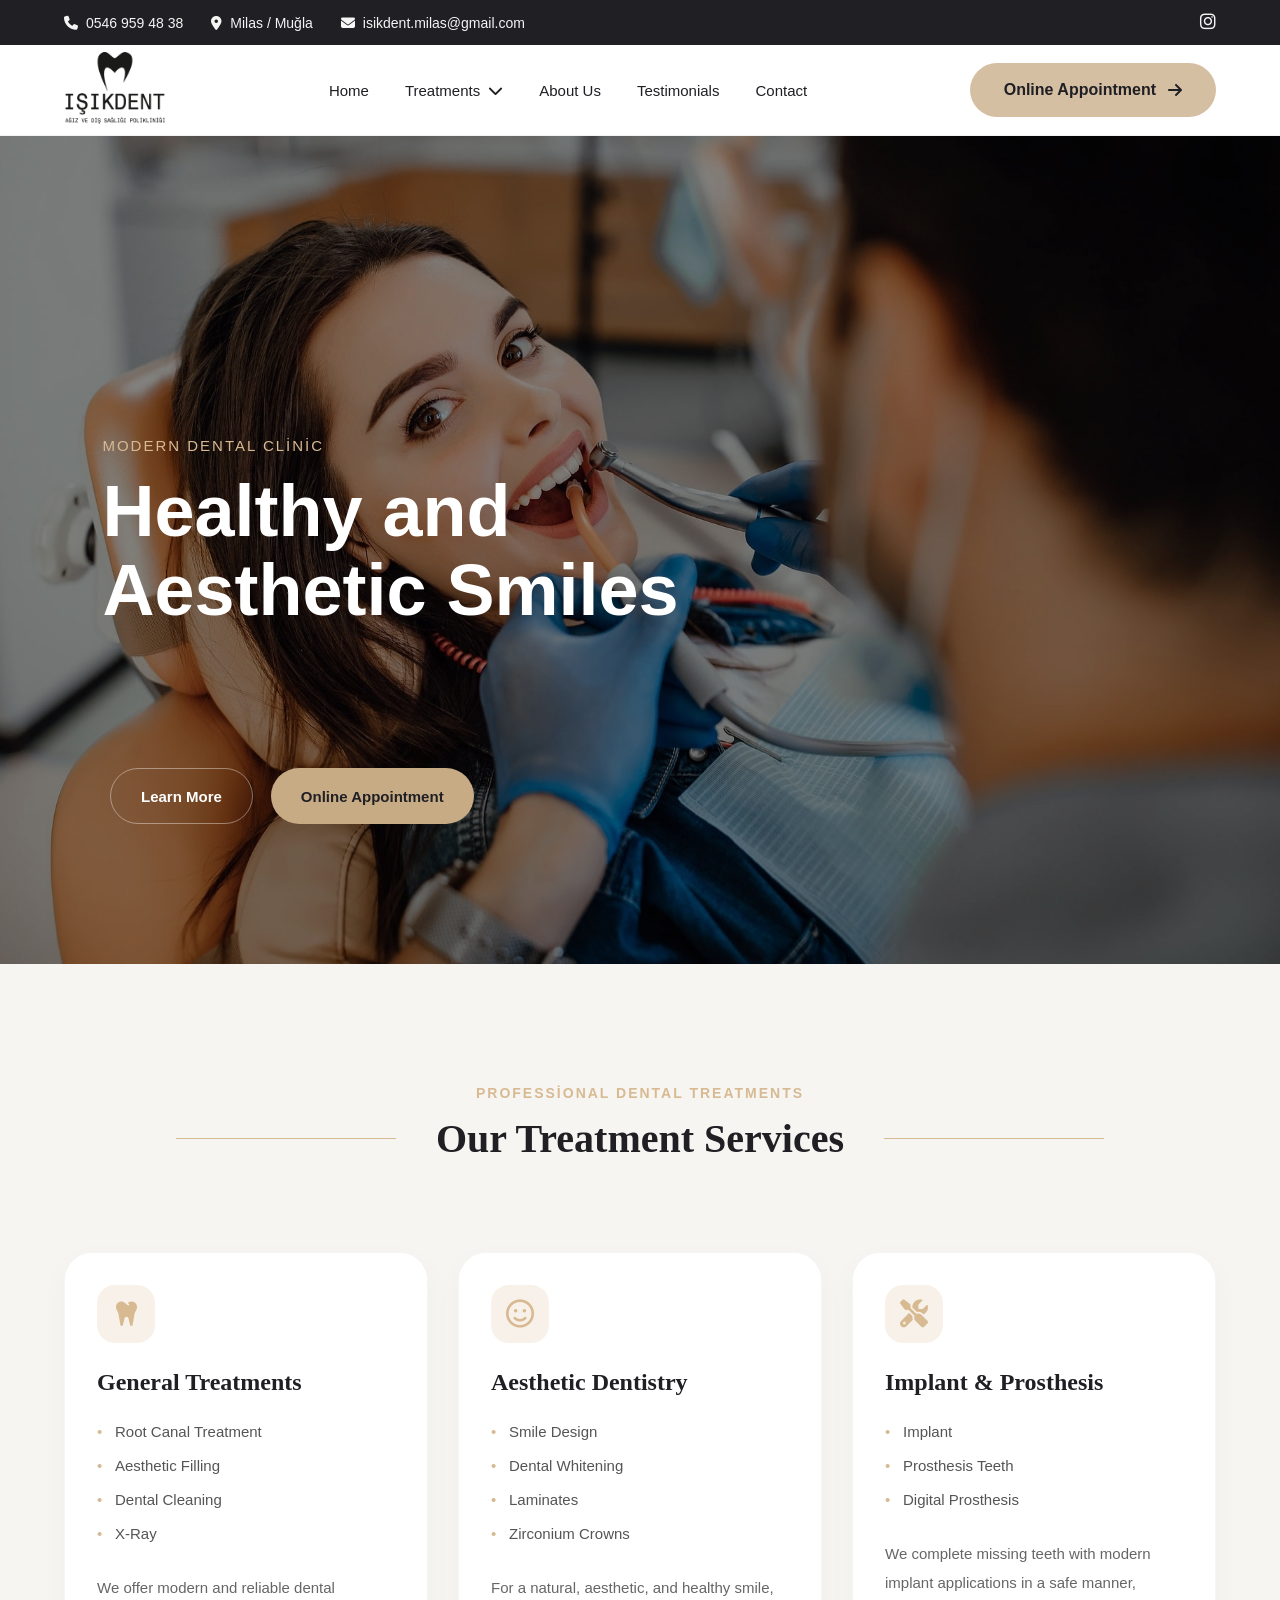
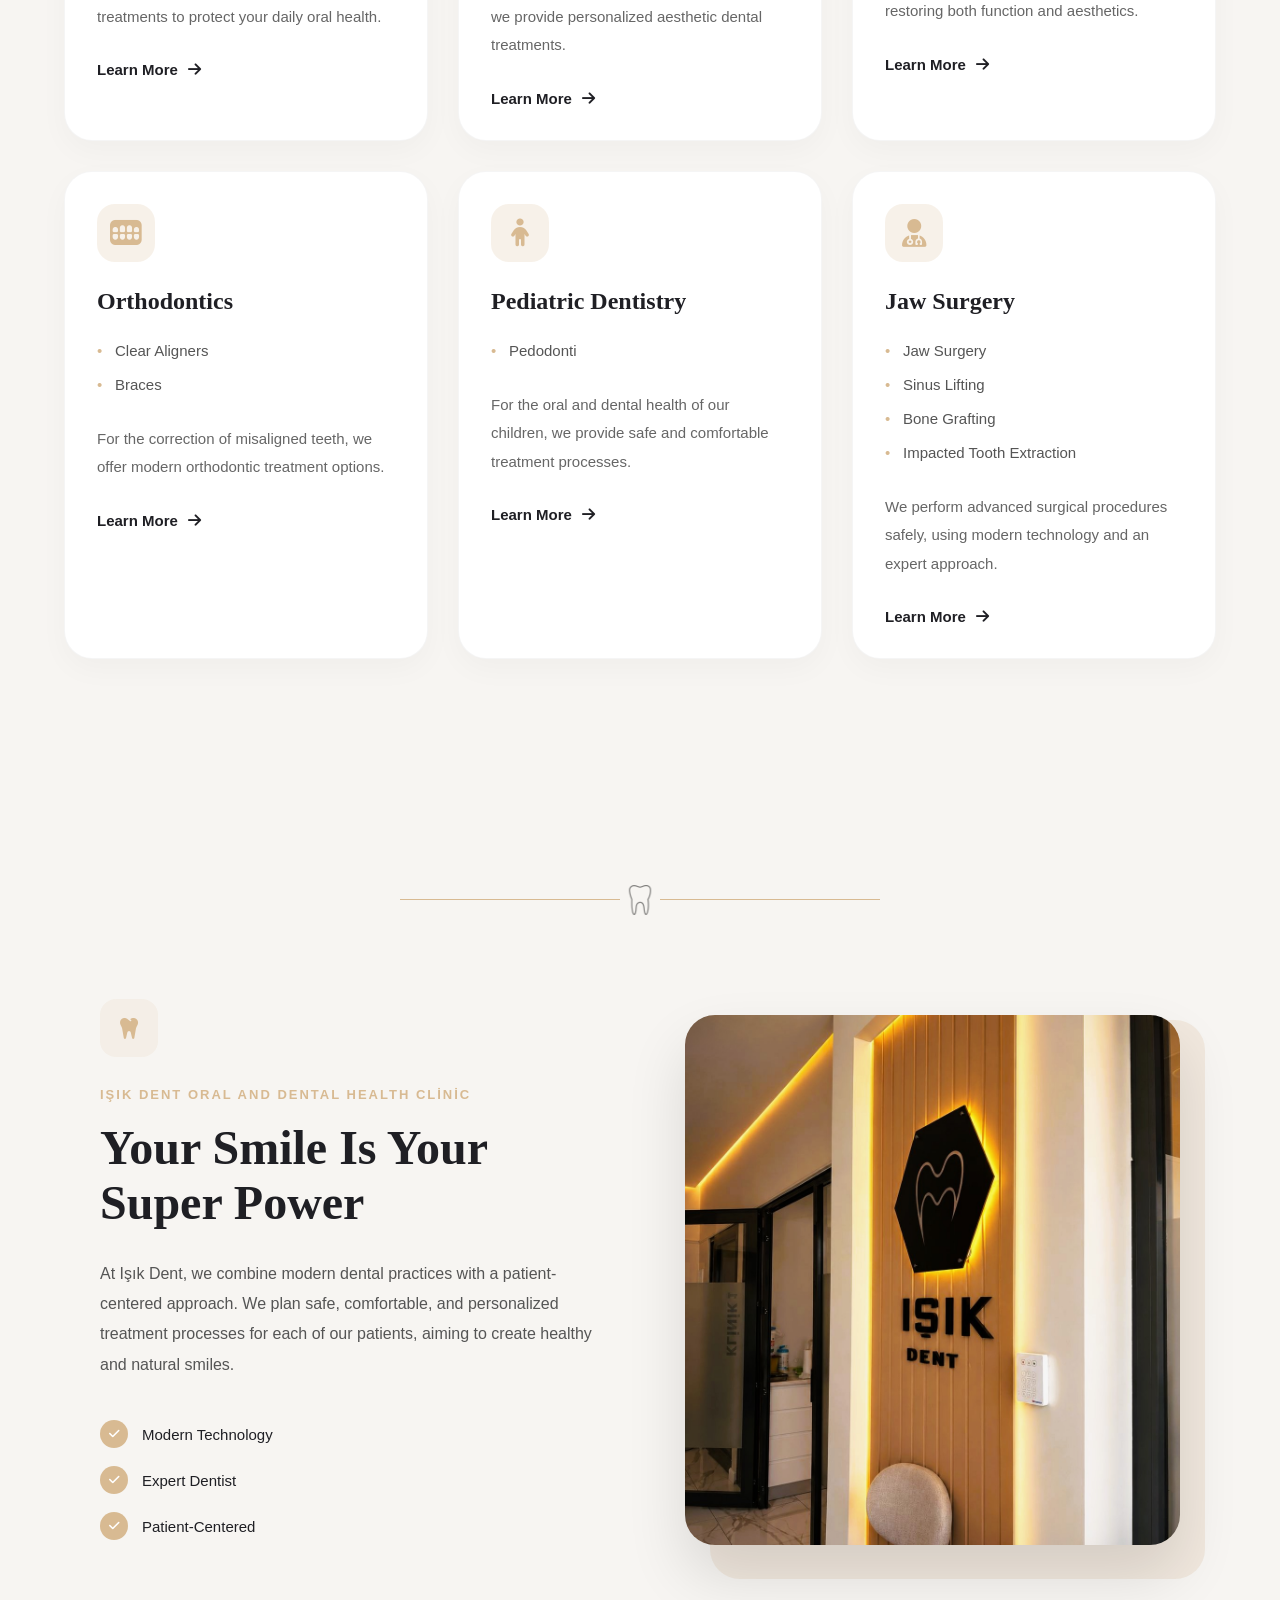
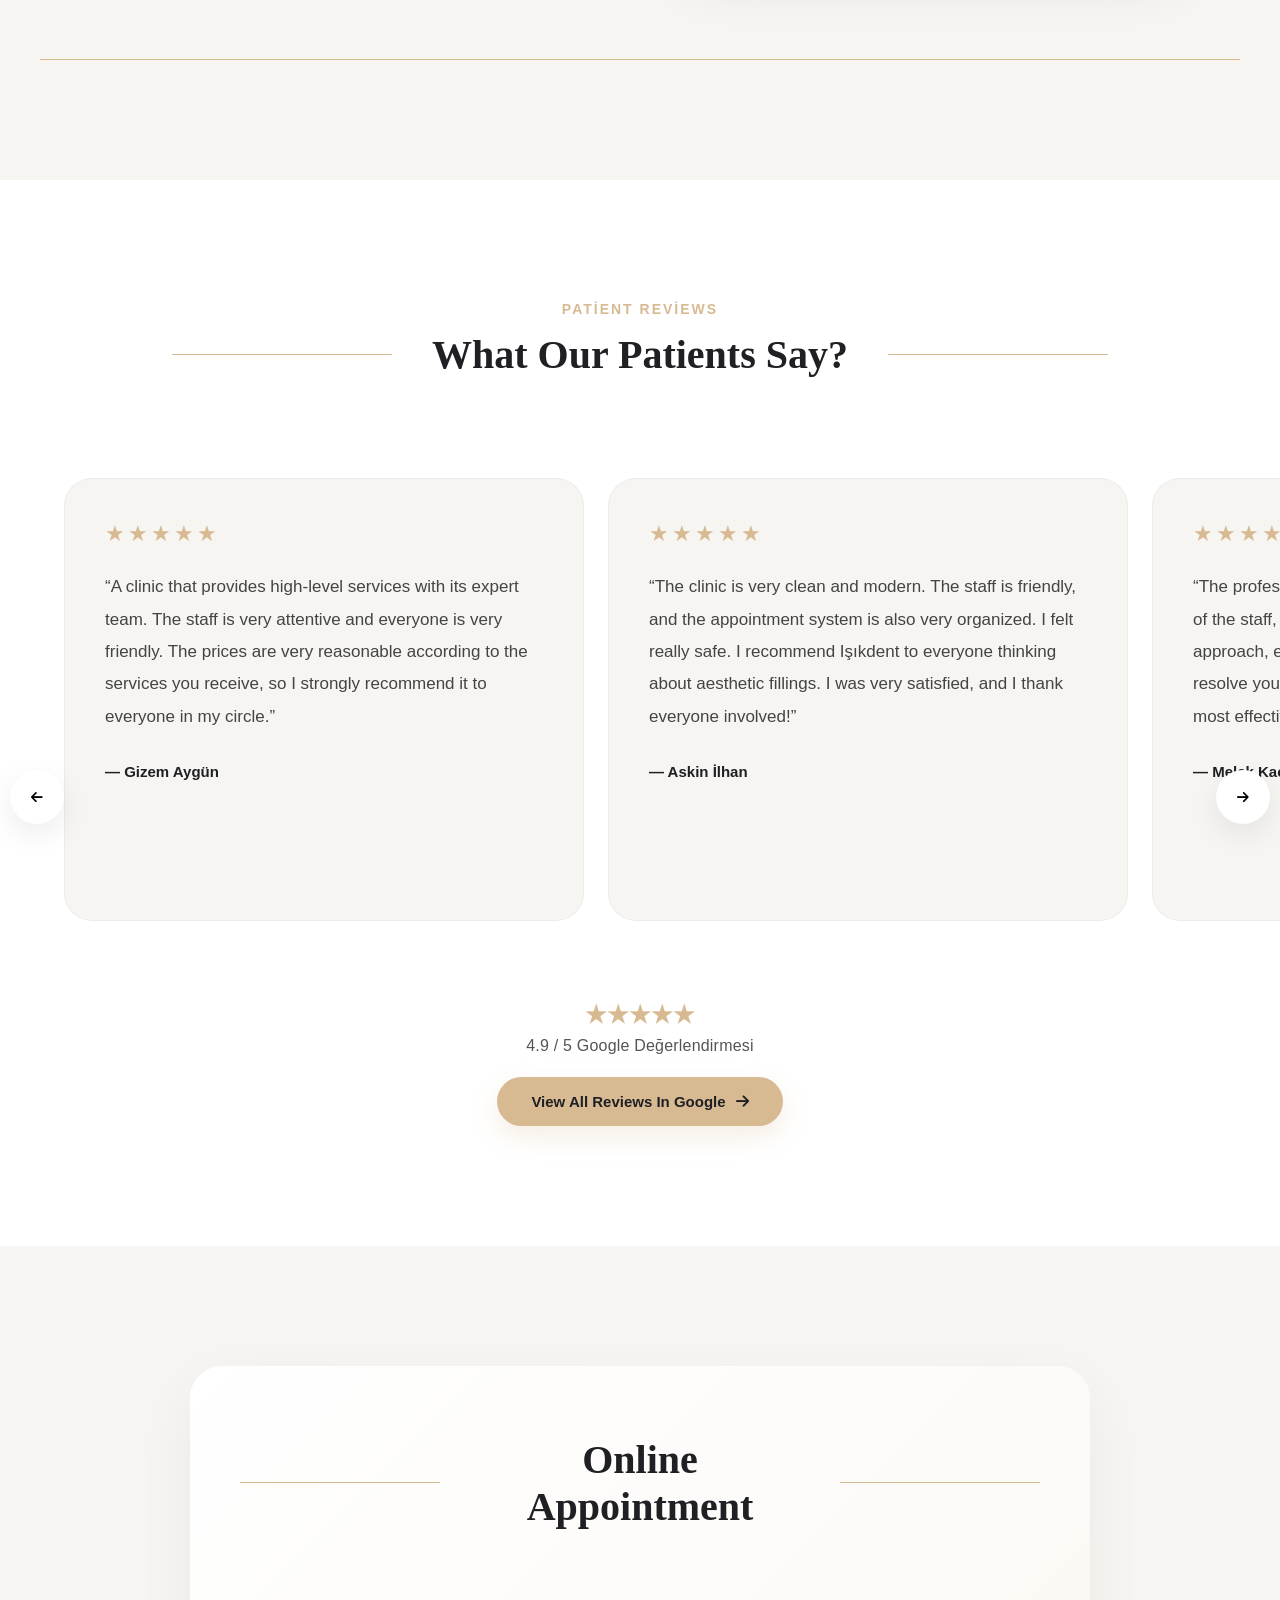
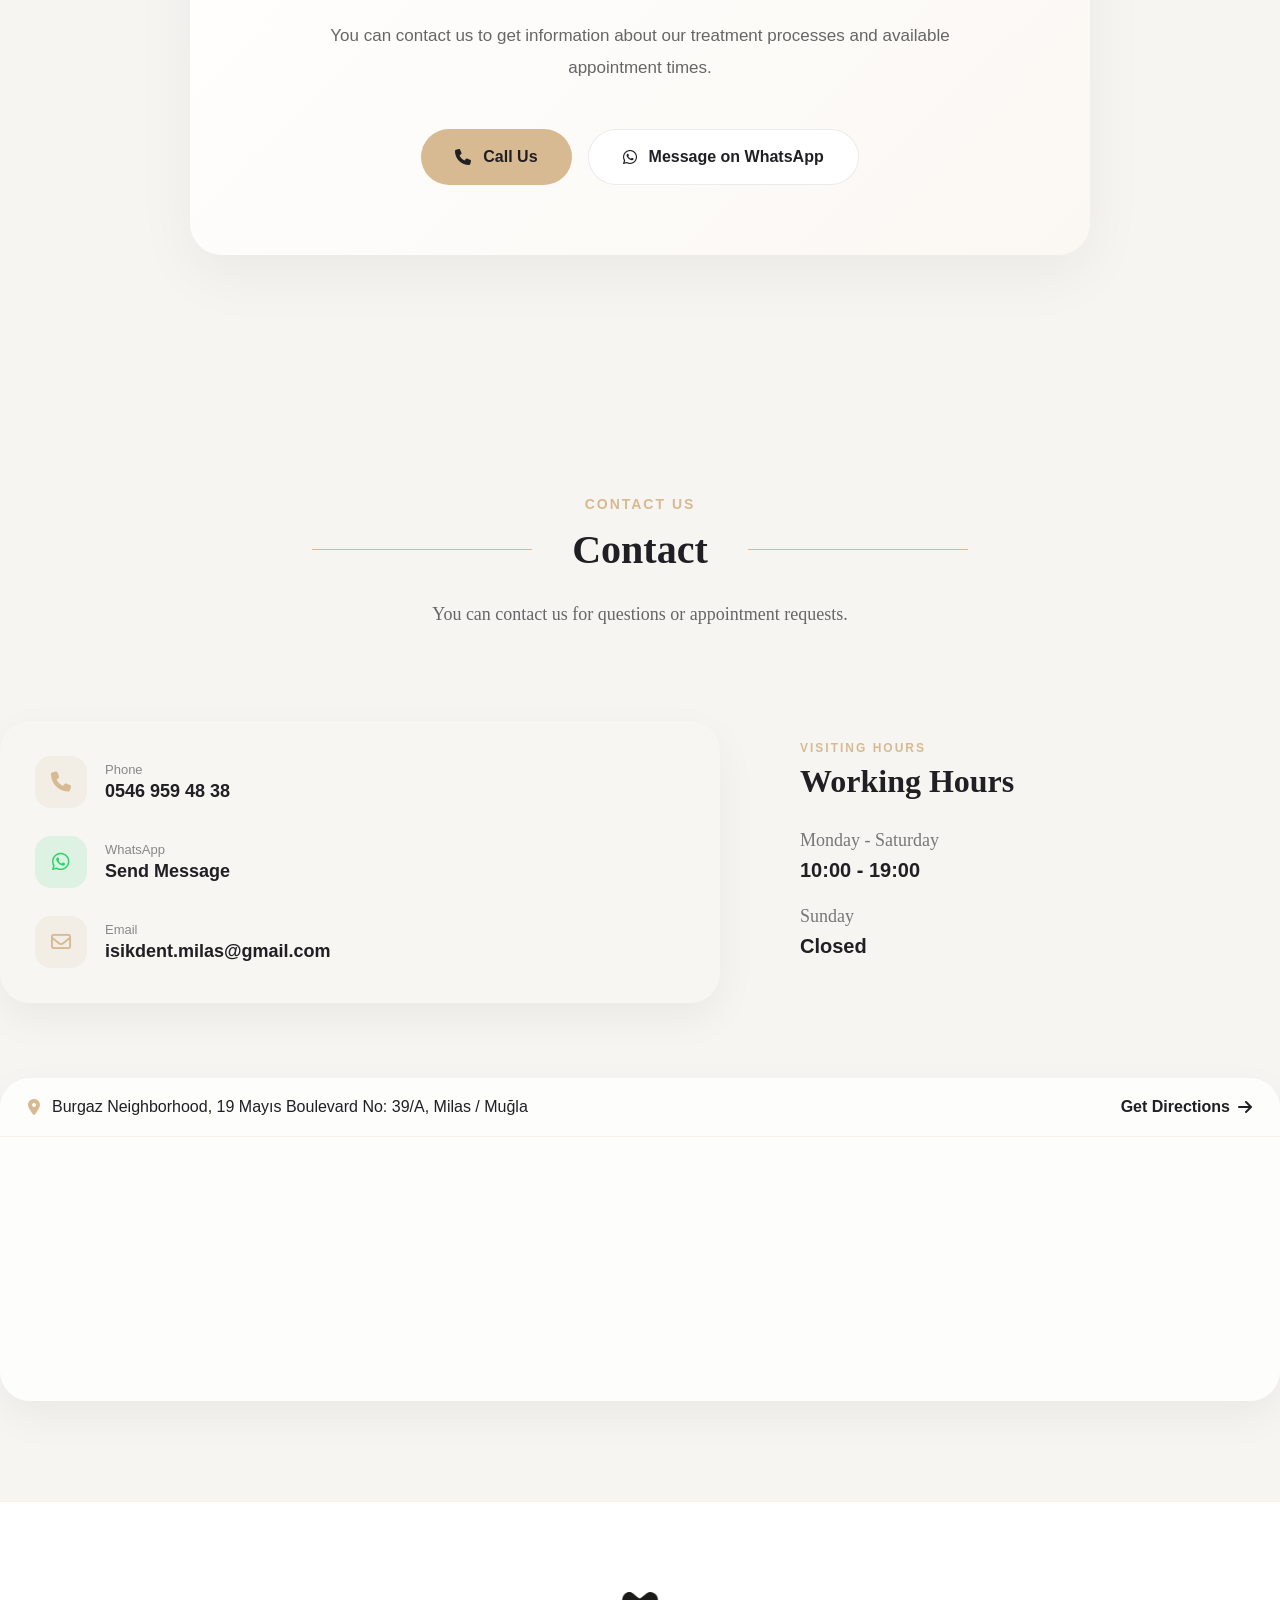
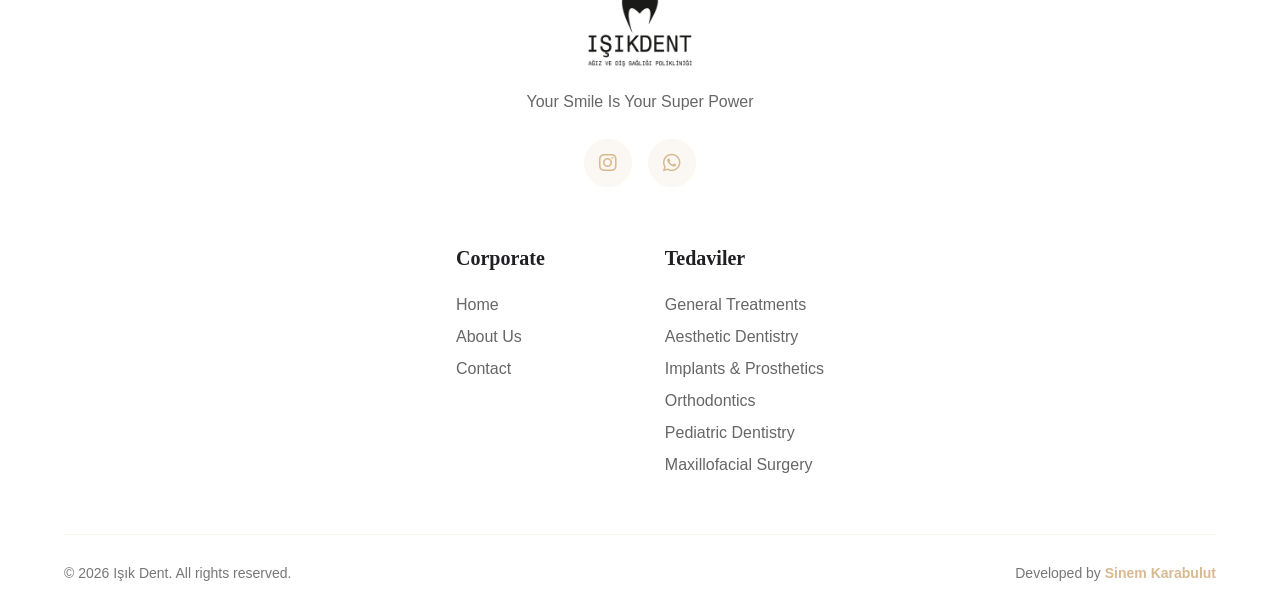
<file: index.html>
<!DOCTYPE html>
<html lang="tr">

<head>
    <meta charset="UTF-8">
    <meta name="viewport" content="width=device-width, initial-scale=1.0">
    <title>IsıkDent</title>
    <link rel="stylesheet" href="style.css">
</head>

<body>
    <!-- TOP BAR -->
    <div class="top-bar">
        <div class="container top-bar-content">

            <div class="top-left">
                <a href="tel:+905469594838" class="top-item">
                    <i class="fa-solid fa-phone"></i>
                    <span>0546 959 48 38</span>
                </a>

                <a href="#" class="top-item">
                    <i class="fa-solid fa-location-dot"></i>
                    <span>Milas / Muğla</span>
                </a>

                <a href="mailto:isikdent.milas@gmail.com" class="top-item">
                    <i class="fa-solid fa-envelope"></i>
                    <span>isikdent.milas@gmail.com</span>
                </a>
            </div>

            <div class="top-right">
                <a href="#" class="social-icon">
                    <i class="fa-brands fa-instagram"></i>
                </a>
            </div>

        </div>
    </div>




    
    <!-- HEADER -->
    <header class="main-header">
  
        <div class="container header-content">

            <!-- LOGO -->
            <a href="index.html" class="logo">
                <img src="photos/logo.png" alt="Işık Dent Logo">
            </a>

            <!-- NAVIGATION -->
            <nav class="navbar">

                <a href="index.html">Home</a>
                <div class="dropdown">

                    <button class="dropdown-btn">
                        Treatments
                        <i class="fa-solid fa-chevron-down"></i>
                     </button>

                    <div class="dropdown-menu">

                        <!-- ITEM -->
                        <div class="dropdown-item">

                            <div class="dropdown-title">
                                General Treatments
                            </div>

                            <div class="submenu">
                                <a href="general.html#canal-treatment">Canal Treatment</a>
                                <a href="general.html#estetic-fillings">Esthetic Fillings</a>
                                <a href="general.html#tooth-cleaning">Tooth Cleaning</a>
                                <a href="general.html#xray">X-Ray</a>
                            </div>

                        </div>

                        <!-- ITEM -->
                        <div class="dropdown-item">

                            <div class="dropdown-title">
                                Esthetic Dentistry
                            </div>

                            <div class="submenu">
                                <a href="Aestheticdent.html#smile-design">Smile Design</a>
                                <a href="Aestheticdent.html#teeth-whitening">Teeth Whitening</a>
                                <a href="Aestheticdent.html#lamine-veneer">Lamine Veneer</a>
                                <a href="Aestheticdent.html#zirconium">Zirconium Crown</a>
                            </div>

                        </div>

                        <!-- ITEM -->
                        <div class="dropdown-item">

                            <div class="dropdown-title">
                                Implant & Prosthesis
                            </div>

                            <div class="submenu">
                                <a href="implant.html#implant">Implant</a>
                                <a href="implant.html#prosthetic-teeth">Prosthetic Teeth</a>
                                <a href="implant.html#digital-prosthetics">Digital Prosthetics</a>
                            </div>

                        </div>

                        <!-- ITEM -->
                        <div class="dropdown-item">

                            <div class="dropdown-title">
                                Orthodontics
                            </div>

                            <div class="submenu">
                                <a href="ortodonti.html#transparent-plates">Transparent Plates</a>
                                <a href="ortodonti.html#braces-treatment">Braces Treatment</a>
                            </div>

                        </div> 

                        <!-- ITEM -->
                        <div class="dropdown-item">

                            <div class="dropdown-title">
                                <a href="pedodonti.html#pedodonti-treatment" class="pedodonti-link">Pediatric Dentistry</a>
                            </div>

                        </div>

                        <!-- ITEM -->
                        <div class="dropdown-item">

                            <div class="dropdown-title">
                                Orthodontics
                            </div>

                            <div class="submenu">
                                <a href="cenecerrahi.html#cenecerrahi"> Jaw Surgery</a>
                                <a href="cenecerrahi.html#sinus-lifting">Sinus Lifting</a>
                                <a href="cenecerrahi.html#bone-graft">Bone Graft</a>
                                <a href="cenecerrahi.html#buried-tooth">Impacted Tooth Extraction</a>
                            </div>

                        </div>

                    </div>

                </div>

                <a href="about.html">About Us</a>
                <a href="index.html#testimonials" class="smooth-scroll">Testimonials</a>
                <a href="index.html#contact" class="smooth-scroll">Contact</a>
            </nav>

            <!-- BUTTON -->
            <a href="index.html#appointment" class="appointment-btn">
                Online Appointment
                <i class="fa-solid fa-arrow-right"></i>
            </a>


            <!-- MOBILE MENU -->
             <div class="menu-toggle">☰</div>

        </div>
    </header>
             <div class="menu-overlay"></div>







    <!-- HERO SECTION -->

    <section class="hero-slider">

        <!-- SLIDE 1 -->
        <div class="hero-slide active">

            <img src="photos/stock1.jpg" alt="">

            <div class="overlay"></div>

            <div class="hero-content">

                <span class="hero-subtitle">
                    Modern Dental Clinic
                </span>

                <h1>
                    Healthy and Aesthetic Smiles
                </h1>
            </div>
        </div>

        <!-- SLIDE 2 -->
        <div class="hero-slide">

            <img src="photos/diana-polekhina-MLJHxQ5qxxY-unsplash.jpg" alt="">

            <div class="overlay"></div>

            <div class="hero-content">

                <span class="hero-subtitle">
                    Professional Approach
                </span>

                <h1>
                    Personalized Dental Treatments
                </h1>

            </div>
        </div>


        <!-- SLIDE 3 -->
        <div class="hero-slide">

            <img src="photos/stock3.jpg" alt="">

            <div class="overlay"></div>

            <div class="hero-content">

                <span class="hero-subtitle">
                    Next-Generation Technology
                </span>

                <h1>
                    Safe Treatments with Modern Technology
                </h1>

            </div>
        </div>

        <div class="hero-buttons">

            <a href="about.html" class="hero-btn secondary-btn">
                Learn More
            </a>

            <a href="index.html#appointment" class="hero-btn primary-btn">
                Online Appointment
            </a>

        </div>
    </section>








    <!-- SERVICES SECTION -->

    <section class="services-section">

        <div class="container">

            <!-- SECTION TITLE -->

            <div class="section-heading">

                <span class="section-subtitle fade-up">
                    Professional Dental Treatments
                </span>

                <div class="section-title-row fade-up">

                    <div class="line"></div>

                    <h2 class="section-maintitle">
                        Our Treatment Services
                    </h2>

                    <div class="line"></div>

                </div>

            </div>
            <!-- SERVICES GRID -->

            <div class="services-grid">

                <!-- CARD -->

                <div class="service-card fade-up">
                    <div class="service-card-inner">
                        <div class="service-icon">
                            <i class="fa-solid fa-tooth"></i>
                        </div>

                        <h3>
                            General Treatments
                        </h3>

                        <ul class="service-list">
                            <li>Root Canal Treatment</li>
                            <li>Aesthetic Filling</li>
                            <li>Dental Cleaning</li>
                            <li>X-Ray</li>
                        </ul>

                        <p>
                            We offer modern and reliable dental treatments to protect your daily oral health.
                        </p>

                        <a href="general.html" class="service-link">
                            Learn More
                            <i class="fa-solid fa-arrow-right"></i>
                        </a>
                    </div>
                </div>

                <!-- CARD -->

                <div class="service-card fade-up">
                    <div class="service-card-inner">
                        <div class="service-icon">
                            <i class="fa-regular fa-face-smile"></i>
                        </div>

                        <h3>
                            Aesthetic Dentistry
                        </h3>

                        <ul class="service-list">
                            <li>Smile Design</li>
                            <li>Dental Whitening</li>
                            <li>Laminates</li>
                            <li>Zirconium Crowns</li>
                        </ul>

                        <p>
                            For a natural, aesthetic, and healthy smile,
                            we provide personalized aesthetic dental treatments.
                        </p>

                        <a href="Aestheticdent.html" class="service-link">
                            Learn More
                            <i class="fa-solid fa-arrow-right"></i>
                        </a>
                    </div>
                </div>

                <!-- CARD -->

                <div class="service-card fade-up">
                    <div class="service-card-inner">
                        <div class="service-icon">
                            <i class="fa-solid fa-screwdriver-wrench"></i>
                        </div>

                        <h3>
                            Implant & Prosthesis
                        </h3>

                        <ul class="service-list">
                            <li>Implant</li>
                            <li>Prosthesis Teeth</li>
                            <li>Digital Prosthesis</li>
                        </ul>

                        <p>
                            We complete missing teeth with modern implant applications in a safe manner,
                            restoring both function and aesthetics.
                        </p>

                        <a href="implant.html" class="service-link">
                            Learn More
                            <i class="fa-solid fa-arrow-right"></i>
                        </a>
                    </div>
                </div>

                <!-- CARD -->

                <div class="service-card fade-up">
                    <div class="service-card-inner">
                        <div class="service-icon">
                            <i class="fa-solid fa-teeth"></i>
                        </div>

                        <h3>
                            Orthodontics
                        </h3>

                        <ul class="service-list">
                            <li>Clear Aligners</li>
                            <li>Braces</li>
                        </ul>

                        <p>
                            For the correction of misaligned teeth,
                            we offer modern orthodontic treatment options.
                        </p>

                        <a href="ortodonti.html" class="service-link">
                            Learn More
                            <i class="fa-solid fa-arrow-right"></i>
                        </a>
                    </div>
                </div>

                <!-- CARD -->

                <div class="service-card fade-up">
                    <div class="service-card-inner">
                        <div class="service-icon">
                            <i class="fa-solid fa-child"></i>
                        </div>

                        <h3>
                            Pediatric Dentistry
                        </h3>

                        <ul class="service-list">
                            <li>Pedodonti</li>
                        </ul>

                        <p>
                            For the oral and dental health of our children,
                            we provide safe and comfortable treatment processes.
                        </p>

                        <a href="pedodonti.html" class="service-link">
                            Learn More
                            <i class="fa-solid fa-arrow-right"></i>
                        </a>
                    </div>
                </div>

                <!-- CARD -->

                <div class="service-card fade-up">
                    <div class="service-card-inner">
                        <div class="service-icon">
                            <i class="fa-solid fa-user-doctor"></i>
                        </div>

                        <h3>
                            Jaw Surgery
                        </h3>

                        <ul class="service-list">
                            <li>Jaw Surgery</li>
                            <li>Sinus Lifting</li>
                            <li>Bone Grafting</li>
                            <li>Impacted Tooth Extraction</li>
                        </ul>

                        <p>
                            We perform advanced surgical procedures safely, using modern technology and an expert approach.
                        </p>

                        <a href="cenecerrahi.html" class="service-link">
                            Learn More
                            <i class="fa-solid fa-arrow-right"></i>
                        </a>
                    </div>
                </div>

            </div>

        </div>

    </section>










    <!-- ABOUT SECTION -->

    <section class="about-section">

        <!-- TOP LINE -->

        <div class="section-heading fade-up">
            <div class="section-title-row">

                <div class="line"></div>

                <img src="photos/line-icon.png" alt="" class="line-icon">

                <div class="line"></div>

            </div>

        </div>

        <div class="container">

            <div class="about-wrapper">

                <!-- LEFT -->

                <div class="about-content">

                    <div class="about-icon fade-up">
                        <i class="fa-solid fa-tooth"></i>
                    </div>

                    <span class="about-mini-title fade-up">
                        Işık Dent Oral and Dental Health Clinic
                    </span>

                    <h3 class="fade-up">
                        Your Smile Is Your Super Power
                    </h3>

                    <p class="fade-up">
                        At Işık Dent, we combine modern dental practices with a patient-centered approach.
                        We plan safe, comfortable, and personalized treatment processes for each of our patients,
                        aiming to create healthy and natural smiles.
                    </p>

                    <!-- FEATURES -->

                    <div class="about-features">

                        <div class="feature-item fade-up">
                            <i class="fa-solid fa-check"></i>
                            <span>Modern Technology</span>
                        </div>

                        <div class="feature-item fade-up">
                            <i class="fa-solid fa-check"></i>
                            <span>Expert Dentist</span>
                        </div>

                        <div class="feature-item fade-up">
                            <i class="fa-solid fa-check"></i>
                            <span>Patient-Centered</span>
                        </div>

                    </div>

                </div>

                <!-- RIGHT -->

                <div class="about-image fade-up">

                    <!-- MINI BACKGROUND SHAPE -->
                    <div class="image-shape"></div>

                    <img src="photos/about.jpeg" alt="Klinik Görseli">

                </div>

            </div>

        </div>

        <!-- BOTTOM LINE -->

        <div class="bottom-line"></div>

    </section>










    <!-- TESTIMONIALS SECTION -->

    <section id="testimonials">

        <div class="testimonials-section">
        <!-- SECTION TITLE -->

        <div class="section-heading">

            <span class="section-subtitle fade-up">
                Patient Reviews
            </span>

            <div class="section-title-row fade-up">

                <div class="line"></div>

                <h2 class="section-maintitle">
                    What Our Patients Say?
                </h2>

                <div class="line"></div>

            </div>

        </div>

        <div class="testimonials-wrapper">

            <!-- ARROWS -->

            <button class="testimonial-arrow prev-btn">
                <i class="fa-solid fa-arrow-left"></i>
            </button>

            <button class="testimonial-arrow next-btn">
                <i class="fa-solid fa-arrow-right"></i>
            </button>

            <!-- SLIDER -->

            <div class="testimonials-slider">

                <!-- CARD -->

                <div class="testimonial-card">

                    <div class="stars">
                        ★★★★★
                    </div>

                    <p>
                        “A clinic that provides high-level services with its expert team. The staff is very attentive
                        and everyone is very friendly. The prices are very reasonable according to the services you receive, so I strongly recommend it to everyone in my circle.”
                    </p>

                    <span>
                        — Gizem Aygün
                    </span>

                </div>

                <!-- CARD -->

                <div class="testimonial-card">

                    <div class="stars">
                        ★★★★★
                    </div>

                    <p>
                        “The clinic is very clean and modern. The staff is friendly, and the appointment system is also very organized. I felt really safe. I recommend Işıkdent to everyone thinking about aesthetic fillings. I was very satisfied, and I thank everyone involved!”
                    </p>

                    <span>
                        — Askin İlhan
                    </span>

                </div>

                <!-- CARD -->

                <div class="testimonial-card">

                    <div class="stars">
                        ★★★★★
                    </div>

                    <p>
                        “The professionalism of the dentists and the friendly faces of the staff, along with their sincere and welcoming approach,
                        enable you to express yourself comfortably and resolve your oral health issues in the shortest time and most effective way.”
                    </p>

                    <span>
                        — Melek Kacan
                    </span>

                </div>

                <!-- CARD -->

                <div class="testimonial-card">

                    <div class="stars">
                        ★★★★★
                    </div>

                    <p>
                        “I am quite satisfied with the service I received from the clinic for implant treatment. I did not experience any pain, sensitivity, or uncomfortable situations after the procedures. The clinic staff's advice is always helpful, and everything works smoothly. I thank everyone involved and wish you all the best.”
                    </p>

                    <span>
                        — Caner Budak
                    </span>

                </div>

                <!-- CARD -->

                <div class="testimonial-card">

                    <div class="stars">
                        ★★★★★
                    </div>

                    <p>
                        “I applied for transparent aligner treatment at Işıkdent. I have been receiving treatment for 2 months now. During this process, Haticé
                        hanım, her husband and the staff are very attentive, professional and friendly. I know most people
                        are afraid of dental treatment but I am sure you will forget your fear once you come here. I am happy
                        with the treatment I received at this clinic and I recommend it to you as well”
                    </p>

                    <span>
                        — Filiz Akgün
                    </span>

                </div>

                <!-- CARD -->

                <div class="testimonial-card">

                    <div class="stars">
                        ★★★★★
                    </div>

                    <p>
                        “For years, I have been afraid of going to the dentist. However, after receiving recommendations from my surroundings, I chose Işıkdent for my broken front teeth and I am definitely not sorry about it. There was zero pain, and the advice from Dr. Mustafa and Haticé hanım along with their staff was excellent.”
                    </p>

                    <span>
                        — Emre Karadağ
                    </span>

                </div>

            </div>

            <div class="reviews-footer">

                <div class="google-rating">
                    ★★★★★
                    <span>4.9 / 5 Google Değerlendirmesi</span>
                </div>

                <a href="https://www.google.com/search?sca_esv=423685a90e5df121&rlz=1C1VDKB_trTR1026TR1026&sxsrf=ANbL-n5zlmQVKY1RMG4V_uprA5Tk1E7wbQ:1779891871503&q=I%C5%9F%C4%B1kDent+A%C4%9F%C4%B1z+ve+Di%C5%9F+Sa%C4%9Fl%C4%B1%C4%9F%C4%B1+Poliklini%C4%9Fi+Yorumlar&rflfq=1&num=20&stick=H4sIAAAAAAAAAONgkxK2MDcxMzW2NDIxMTIxMDUxtjSx3MDI-IrR2vPo_CMbs11S80oUHI8AmVUKZakKLplH5ysEJx6Zn3NkI0hQISA_JzM7JzMv88j8TIXI_KLS3JzEokWslOgGAFCrALmWAAAA&rldimm=8746539244240543949&tbm=lcl&hl=tr-TR&sa=X&ved=2ahUKEwj18_T11dmUAxUKXfEDHS4gMrAQ9fQKegQIMxAG&biw=1536&bih=695&dpr=1.25#lkt=LocalPoiReviews"
                    class="google-reviews-link">

                    View All Reviews In Google

                    <i class="fa-solid fa-arrow-right"></i>

                </a>

            </div>

        </div>
        </div>
    </section>











<!--Appointment-->

   <section id="appointment">
    <div class="appointment-section">
    <div class="container">

        <div class="appointment-box fade-up">

            <div class="section-heading">

                <div class="section-title-row">

                    <div class="line"></div>

                    <h2 class="section-maintitle">
                        Online Appointment
                    </h2>

                    <div class="line"></div>

                </div>

            </div>

            <p class="appointment-text">

                You can contact us to get information about our treatment processes and available appointment times.

            </p>

            <div class="appointment-buttons">

                <a href="tel:+905469594838"
                   class="appointment-btn phone-btn">

                    <i class="fa-solid fa-phone"></i>

                    Call Us
                
                </a>

                <a href="https://wa.me/905469594838"
                   target="_blank"
                   class="appointment-btn whatsapp-btn">

                    <i class="fa-brands fa-whatsapp"></i>

                    Message on WhatsApp

                </a>

            </div>

        </div>

    </div>
    </div>
</section>








<!--CONTACT-->
    <section id="contact">

    <div class="contact-section">
        
        <div class="section-heading">

            <span class="section-subtitle fade-up">
                Contact Us
            </span>

            <div class="section-title-row fade-up">

                <div class="line"></div>

                <h2 class="section-maintitle">
                    Contact
                </h2>

                <div class="line"></div>

            </div>

            <p class="contact-subtext fade-up">
                You can contact us for questions or appointment requests.
            </p>

        </div>

        <!-- TOP CARD -->

        <div class="contact-top">

            <!-- LEFT -->

            <div class="contact-info-card fade-up">

                <a href="tel:+905469594838" class="contact-row">

                    <div class="contact-icon">
                        <i class="fa-solid fa-phone"></i>
                    </div>

                    <div>

                        <small>Phone</small>

                        <strong>0546 959 48 38</strong>

                    </div>

                </a>

                <a href="https://wa.me/905469594838" target="_blank" class="contact-row">
                    <!--_blank yeni sekmede açar-->

                    <div class="contact-icon whatsapp">

                        <i class="fa-brands fa-whatsapp"></i>

                    </div>

                    <div>

                        <small>WhatsApp</small>

                        <strong>Send Message</strong>

                    </div>

                </a>

                <a href="mailto:isikdent.milas@gmail.com" class="contact-row">

                    <div class="contact-icon">

                        <i class="fa-regular fa-envelope"></i>

                    </div>

                    <div>

                        <small>Email</small>

                        <strong>isikdent.milas@gmail.com</strong>

                    </div>

                </a>

            </div>

            <!-- RIGHT -->

            <div class="working-hours fade-up">

                <span class="working-hours-mini">
                    VISITING HOURS
                </span>

                <h3>
                    Working Hours
                </h3>

                <div class="hours-group">

                    <p>
                        Monday - Saturday
                    </p>

                    <strong>
                        10:00 - 19:00
                    </strong>

                </div>

                <div class="hours-group">

                    <p>
                        Sunday
                    </p>

                    <strong>
                        Closed
                    </strong>

                </div>

            </div>

        </div>

        <!-- MAP -->

        <div class="contact-map fade-up">

            <div class="map-top">

                <div class="map-address">

                    <i class="fa-solid fa-location-dot"></i>

                    <a href="https://maps.google.com/?q=Burgaz+Mahallesi+19+Mayıs+Bulvarı+No:39/A+Milas+Muğla"
                        target="_blank">

                        Burgaz Neighborhood, 19 Mayıs Boulevard
                        No: 39/A, Milas / Muğla

                    </a>

                </div>

                <a href="https://maps.google.com/?q=Burgaz+Mahallesi+19+Mayıs+Bulvarı+No:39/A+Milas+Muğla"
                    target="_blank" class="route-link">

                    Get Directions

                    <i class="fa-solid fa-arrow-right"></i>

                </a>

            </div>

            <iframe
                src="https://www.google.com/maps?q=Burgaz+Mahallesi+19+Mayıs+Bulvarı+No:39/A+Milas+Muğla&output=embed"
                loading="lazy">
            </iframe>

        </div>

    </div>
    </section>















<footer class="footer">

    <div class="container">

        <div class="footer-top">

            <img
                src="photos/logo.png"
                alt="Işık Dent"
                class="footer-logo">

            <p class="footer-slogan">

                Your Smile Is Your Super Power

            </p>

            <div class="footer-socials">

                <a href="https://www.instagram.com/isik.dent/">
                    <i class="fa-brands fa-instagram"></i>
                </a>

                <a href="https://wa.me/905469594838"
                   target="_blank">
                    <i class="fa-brands fa-whatsapp"></i>
                </a>

            </div>

        </div>

        <div class="footer-links">

            <div class="footer-column">

                <h4>Corporate</h4>

                <a href="index.html">Home</a>
                <a href="about.html">About Us</a>
                <a href="index.html#contact">Contact</a>

            </div>

            <div class="footer-column">

                <h4>Tedaviler</h4>

                <a href="general.html">General Treatments</a>
                <a href="Aestheticdent.html">Aesthetic Dentistry</a>
                <a href="implant.html">Implants & Prosthetics</a>
                <a href="ortodonti.html">Orthodontics</a>
                <a href="pedodonti.html">Pediatric Dentistry</a>
                <a href="cenecerrahi.html">Maxillofacial Surgery</a>

            </div>

        </div>

        <div class="footer-bottom">

            <p>
                © 2026 Işık Dent.
                All rights reserved.
            </p>

            <p class="developer">

                Developed by
                <span>Sinem Karabulut</span>

            </p>

        </div>

    </div>

</footer>






























    <!-- FONT AWESOME -->
    <link rel="stylesheet" href="https://cdnjs.cloudflare.com/ajax/libs/font-awesome/6.5.2/css/all.min.css" />







    <script>

        const dropdownTitles = document.querySelectorAll(".dropdown-title");

        dropdownTitles.forEach(title => {

            title.addEventListener("click", () => {

                const parent = title.parentElement;

                parent.classList.toggle("active");

            });

        });

    </script>





    <script>

        const slides = document.querySelectorAll(".hero-slide");

        let currentSlide = 0;

        function resetAnimations(slide) {

            const content = slide.querySelector(".hero-content");

            content.classList.remove("animate");

            void content.offsetWidth;

            content.classList.add("animate");

        }

        function changeSlide() {

            slides[currentSlide].classList.remove("active");

            currentSlide++;

            if (currentSlide >= slides.length) {
                currentSlide = 0;
            }

            slides[currentSlide].classList.add("active");

            resetAnimations(slides[currentSlide]);

        }

        /* FIRST LOAD */

        resetAnimations(slides[currentSlide]);

        /* AUTO SLIDER */

        setInterval(changeSlide, 7000);

    </script>



    <script>

        const fadeElements = document.querySelectorAll(".fade-up, .about-image");

        const observer = new IntersectionObserver((entries) => {

            entries.forEach((entry) => {

                if (entry.isIntersecting) {

                    entry.target.classList.add("show");

                }

            });

        }, {
            threshold: 0.15
        });

        fadeElements.forEach((element) => {
            observer.observe(element);
        });

    </script>





    <script>

        const slider = document.querySelector(".testimonials-slider");

        const nextBtn = document.querySelector(".next-btn");
        const prevBtn = document.querySelector(".prev-btn");

        /* ARROWS */

        nextBtn.addEventListener("click", () => {

            slider.scrollBy({
                left: 450,
                behavior: "smooth"
            });

        });

        prevBtn.addEventListener("click", () => {

            slider.scrollBy({
                left: -450,
                behavior: "smooth"
            });

        });

        /* DRAG */

        let isDown = false;
        let startX;
        let scrollLeft;

        slider.addEventListener("mousedown", (e) => {

            isDown = true;

            slider.classList.add("active");

            startX = e.pageX - slider.offsetLeft;

            scrollLeft = slider.scrollLeft;

        });

        slider.addEventListener("mouseleave", () => {

            isDown = false;

            slider.classList.remove("active");

        });

        slider.addEventListener("mouseup", () => {

            isDown = false;

            slider.classList.remove("active");

        });

        slider.addEventListener("mousemove", (e) => {

            if (!isDown) return;

            e.preventDefault();

            const x = e.pageX - slider.offsetLeft;

            const walk = (x - startX) * 1.5;

            slider.scrollLeft = scrollLeft - walk;

        });

    </script>


<script>

    const menuToggle = document.querySelector(".menu-toggle");
    const navbar = document.querySelector(".navbar");
    const menuOverlay = document.querySelector(".menu-overlay");

    function closeMenu() {
        navbar.classList.remove("active");
        menuOverlay.classList.remove("active");
        menuToggle.querySelector("i").classList.remove("fa-xmark");
        menuToggle.querySelector("i").classList.add("fa-bars");
    }

    menuToggle.addEventListener("click", () => {

        navbar.classList.toggle("active");
        menuOverlay.classList.toggle("active");

        const icon = menuToggle.querySelector("i");
        icon.classList.toggle("fa-bars");
        icon.classList.toggle("fa-xmark");

    });

    menuOverlay.addEventListener("click", closeMenu);

    /* close menu when a nav link is tapped (so it doesn't stay open after navigating) */
    document.querySelectorAll(".navbar a").forEach(link => {
        link.addEventListener("click", closeMenu);
    });

    /* DROPDOWN TOGGLE ON MOBILE (tap instead of hover) */

    const dropdownBtns = document.querySelectorAll(".dropdown-btn");

    dropdownBtns.forEach(btn => {

        btn.addEventListener("click", () => {

            const dropdown = btn.parentElement;
            dropdown.classList.toggle("active");

        });

    });

</script>


</body>

</html>
</file>
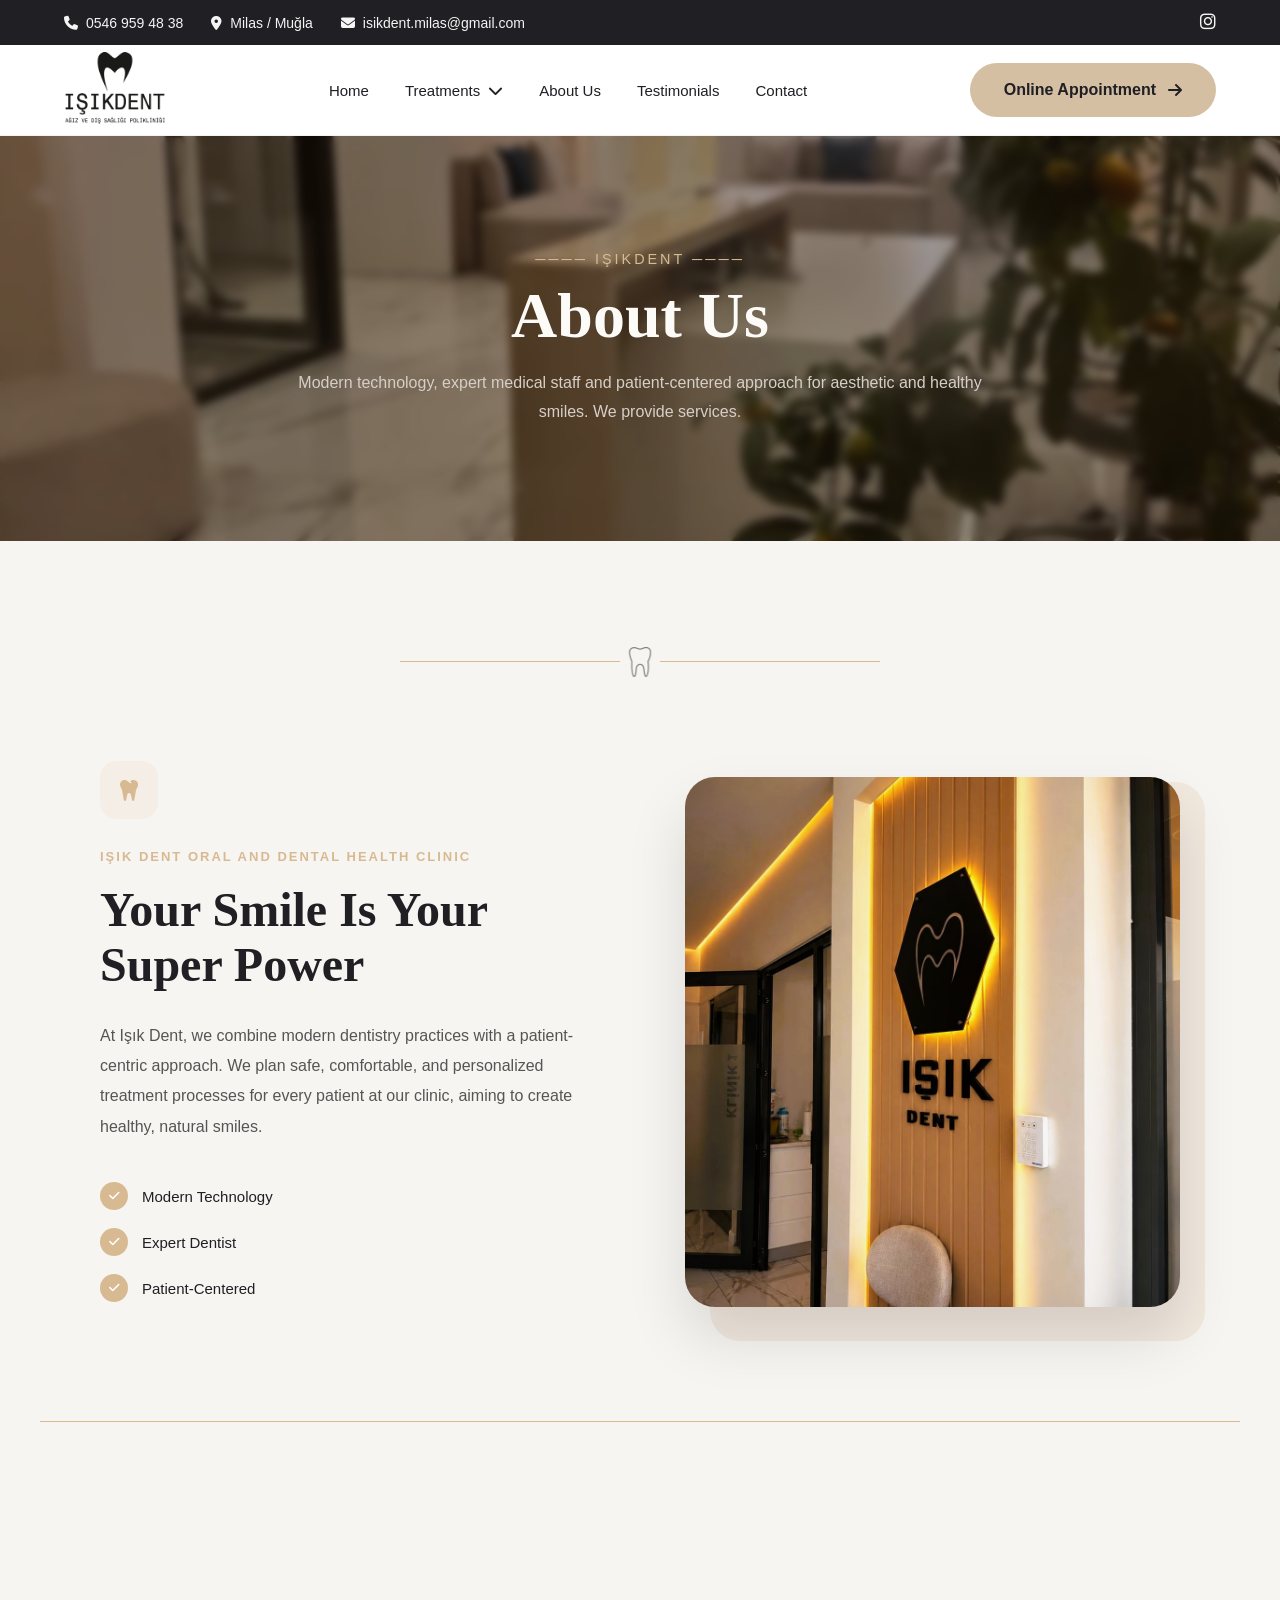
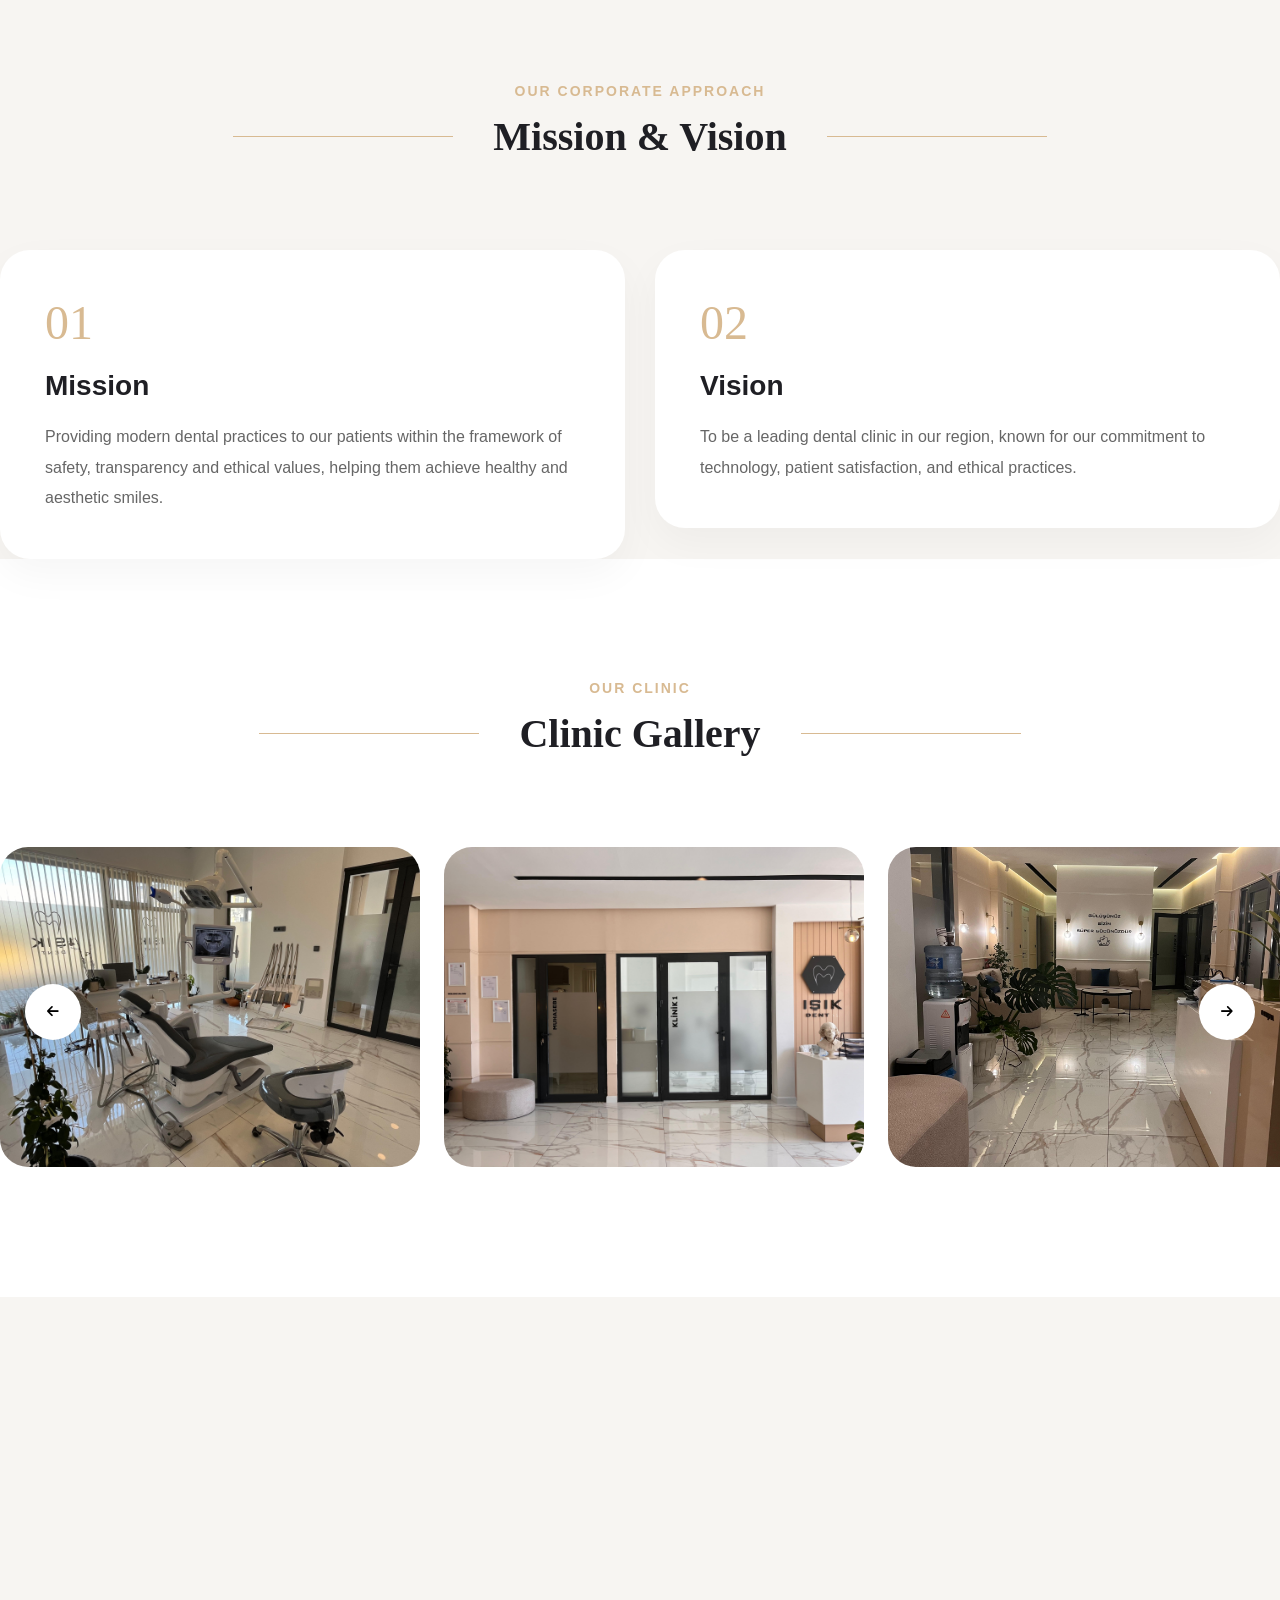
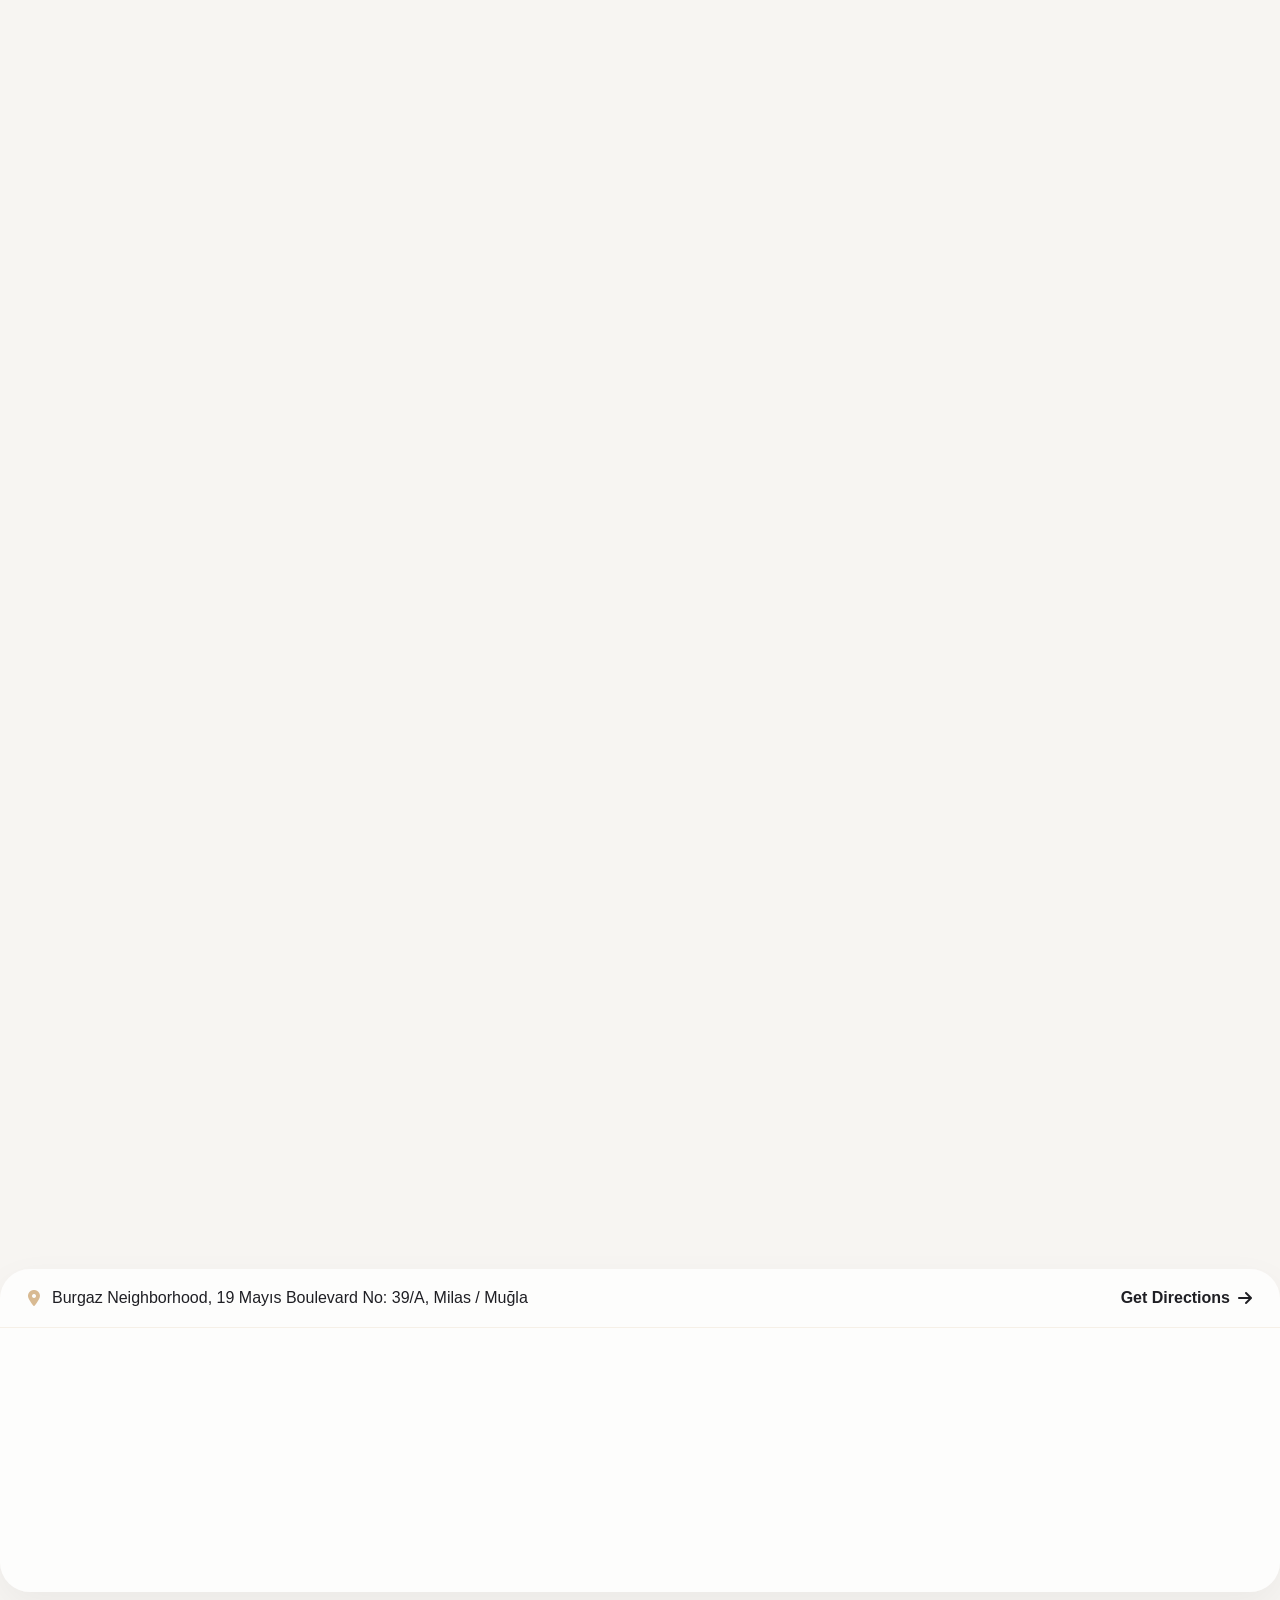
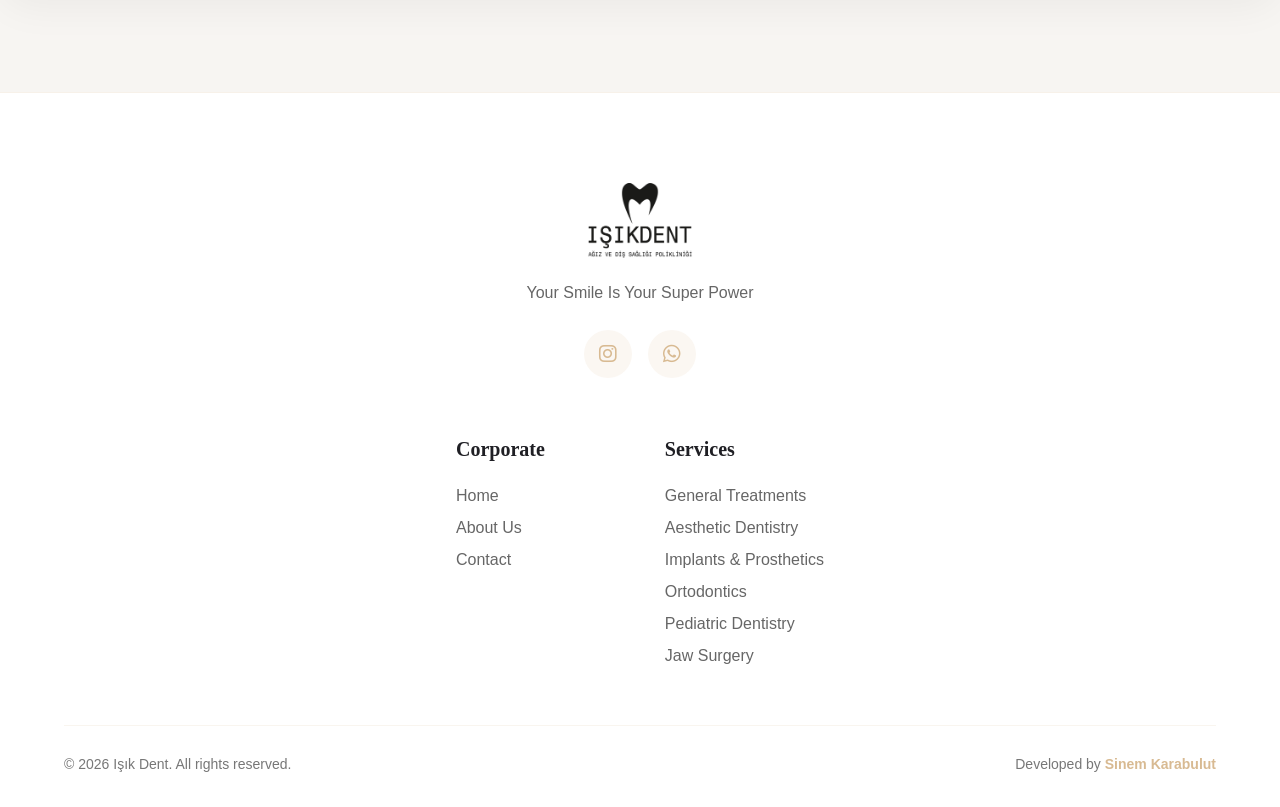
<file: about.html>
<!DOCTYPE html>
<html lang="en">

<head>
    <meta charset="UTF-8">
    <meta name="viewport" content="width=device-width, initial-scale=1.0">
    <title>IşıkDent</title>
    <link rel="stylesheet" href="style.css">
    <link rel="stylesheet" href="https://cdnjs.cloudflare.com/ajax/libs/font-awesome/6.5.1/css/all.min.css">
</head>

<body>
          <!-- TOP BAR -->
    <div class="top-bar">
        <div class="container top-bar-content">

            <div class="top-left">
                <a href="tel:+905469594838" class="top-item">
                    <i class="fa-solid fa-phone"></i>
                    <span>0546 959 48 38</span>
                </a>

                <a href="#" class="top-item">
                    <i class="fa-solid fa-location-dot"></i>
                    <span>Milas / Muğla</span>
                </a>

                <a href="mailto:isikdent.milas@gmail.com" class="top-item">
                    <i class="fa-solid fa-envelope"></i>
                    <span>isikdent.milas@gmail.com</span>
                </a>
            </div>

            <div class="top-right">
                <a href="#" class="social-icon">
                    <i class="fa-brands fa-instagram"></i>
                </a>
            </div>

        </div>
    </div>




    
    <!-- HEADER -->
    <header class="main-header">
  
        <div class="container header-content">

            <!-- LOGO -->
            <a href="index.html" class="logo">
                <img src="photos/logo.png" alt="Işık Dent Logo">
            </a>

            <!-- NAVIGATION -->
            <nav class="navbar">
                <a href="index.html">Home</a>
                <div class="dropdown">

                    <button class="dropdown-btn">
                        Treatments
                        <i class="fa-solid fa-chevron-down"></i>
                     </button>

                    <div class="dropdown-menu">

                        <!-- ITEM -->
                        <div class="dropdown-item">

                            <div class="dropdown-title">
                                General Treatments
                            </div>

                            <div class="submenu">
                                <a href="general.html#canal-treatment">Canal Treatment</a>
                                <a href="general.html#estetic-fillings">Aesthetic Fillings</a>
                                <a href="general.html#tooth-cleaning">Tooth Cleaning</a>
                                <a href="general.html#xray">X-Ray</a>
                            </div>

                        </div>

                        <!-- ITEM -->
                        <div class="dropdown-item">

                            <div class="dropdown-title">
                                Aesthetic Dentistry
                            </div>

                            <div class="submenu">
                                <a href="Aestheticdent.html#smile-design">Smile Design</a>
                                <a href="Aestheticdent.html#teeth-whitening">Teeth Whitening</a>
                                <a href="Aestheticdent.html#lamine-veneer">Lamine Veneer</a>
                                <a href="Aestheticdent.html#zirconium">Zirconium Crowns</a>
                            </div>

                        </div>

                        <!-- ITEM -->
                        <div class="dropdown-item">

                            <div class="dropdown-title">
                                Implants & Prosthetics
                            </div>

                            <div class="submenu">
                                <a href="implant.html#implant">Implant</a>
                                <a href="implant.html#prosthetic-teeth">Prosthetic Teeth</a>
                                <a href="implant.html#digital-prosthetics">Digital Prosthetics</a>
                            </div>

                        </div>

                        <!-- ITEM -->
                        <div class="dropdown-item">

                            <div class="dropdown-title">
                                Orthodontics
                            </div>

                            <div class="submenu">
                                <a href="ortodonti.html#transparent-plates">Transparent Plates</a>
                                <a href="ortodonti.html#braces-treatment">Braces Treatment</a>
                            </div>

                        </div> 

                        <!-- ITEM -->
                        <div class="dropdown-item">

                            <div class="dropdown-title">
                                <a href="pedodonti.html#pedodonti-treatment" class="pedodonti-link">Pediatric Dentistry</a>
                            </div>

                        </div>

                        <!-- ITEM -->
                        <div class="dropdown-item">

                            <div class="dropdown-title">
                                Maxillofacial Surgery
                            </div>

                            <div class="submenu">
                                <a href="cenecerrahi.html#cenecerrahi">Maxillofacial Surgery</a>
                                <a href="cenecerrahi.html#sinus-lifting">Sinus Lifting</a>
                                <a href="cenecerrahi.html#bone-graft">Bone Graft</a>
                                <a href="cenecerrahi.html#buried-tooth">Embedded Tooth Extraction</a>
                            </div>

                        </div>

                    </div>

                </div>

                <a href="about.html">About Us</a>
                <a href="index.html#testimonials" class="smooth-scroll">Testimonials</a>
                <a href="index.html#contact" class="smooth-scroll">Contact</a>
            </nav>

            <!-- BUTTON -->
            <a href="index.html#appointment" class="appointment-btn">
                Online Appointment
                <i class="fa-solid fa-arrow-right"></i>
            </a>


            <!-- MOBILE MENU -->
             <div class="menu-toggle">☰</div>

        </div>
    </header>
             <div class="menu-overlay"></div>












    <!-- ABOUT BANNER -->
    <section class="about-banner">
        <div class="about-banner-overlay"></div>
        <div class="about-banner-content"> 
            <span class="about-banner-toptext fade-up"> ──── IŞIKDENT ──── </span>

            <h1 class="fade-up"> About Us </h1>
            <p class="fade-up"> Modern technology, expert medical staff and patient-centered approach for aesthetic and healthy smiles.
                We provide services. </p>

        </div>
    </section>







     <!-- ABOUT SECTION -->

    <section class="about-section">

        <!-- TOP LINE -->

        <div class="section-heading fade-up">
            <div class="section-title-row">

                <div class="line"></div>

                <img src="photos/line-icon.png" alt="" class="line-icon">

                <div class="line"></div>

            </div>

        </div>

        <div class="container">

            <div class="about-wrapper">

                <!-- LEFT -->

                <div class="about-content">

                    <div class="about-icon fade-up">
                        <i class="fa-solid fa-tooth"></i>
                    </div>

                    <span class="about-mini-title fade-up">
                        Işık Dent Oral and Dental Health Clinic
                    </span>

                    <h3 class="fade-up">
                        Your Smile Is Your Super Power
                    </h3>

                    <p class="fade-up">
                        At Işık Dent, we combine modern dentistry practices with a patient-centric approach.
                        We plan safe, comfortable, and personalized treatment processes for every patient
                        at our clinic, aiming to create healthy, natural smiles.
                    </p>

                    <!-- FEATURES -->

                    <div class="about-features">

                        <div class="feature-item fade-up">
                            <i class="fa-solid fa-check"></i>
                            <span>Modern Technology</span>
                        </div>

                        <div class="feature-item fade-up">
                            <i class="fa-solid fa-check"></i>
                            <span>Expert Dentist</span>
                        </div>

                        <div class="feature-item fade-up">
                            <i class="fa-solid fa-check"></i>
                            <span>Patient-Centered</span>
                        </div>

                    </div>

                </div>

                <!-- RIGHT -->

                <div class="about-image fade-up">

                    <!-- MINI BACKGROUND SHAPE -->
                    <div class="image-shape"></div>

                    <img src="photos/about.jpeg" alt="Klinik Görseli">

                </div>

            </div>

        </div>

        <!-- BOTTOM LINE -->

        <div class="bottom-line"></div>

    </section>







    <section class="mission-vision">

        <div class="section-heading">

            <span class="section-subtitle fade-up">
                Our Corporate Approach
            </span>

            <div class="section-title-row fade-up">

                <div class="line"></div>

                <h2 class="section-maintitle">
                    Mission & Vision
                </h2>

                <div class="line"></div>

            </div>

        </div>

        <div class="mv-grid">

            <div class="mv-card fade-up">
                <div class="mv-card-inner">

                <span class="mv-number">01</span>

                <h3>Mission</h3>

                <p>
                    Providing modern dental practices to our patients
                    within the framework of safety, transparency and ethical values,
                    helping them achieve healthy and aesthetic smiles.
                </p>
                </div>
            </div>

            <div class="mv-card fade-up">
                <div class="mv-card-inner">
                <span class="mv-number">02</span>

                <h3>Vision</h3>

                <p>
                    To be a leading dental clinic in our region, known for our commitment to technology, patient satisfaction, and ethical practices.
                </p>
                </div>
            </div>

            </div>

        </div>







        <section class="clinic-gallery">

            <div class="section-heading">

                <span class="section-subtitle fade-up">
                    Our Clinic
                </span>

                <div class="section-title-row fade-up">

                    <div class="line"></div>

                    <h2 class="section-maintitle">
                        Clinic Gallery
                    </h2>

                    <div class="line"></div>

                </div>

            </div>

            <div class="gallery-wrapper">

                <button class="gallery-arrow gallery-prev">

                    <i class="fa-solid fa-arrow-left"></i>

                </button>

                <button class="gallery-arrow gallery-next">

                    <i class="fa-solid fa-arrow-right"></i>

                </button>


                <div class="gallery-slider">

                    <img src="photos/denital-clinic2.jpeg" alt="">
                    <img src="photos/door.jpeg" alt="">
                    <img src="photos/entrance.jpeg" alt="">
                    <img src="photos/about2.png" alt="">
                    <img src="photos/slogan.jpeg" alt="">
                    <img src="photos/computer.jpeg" alt="">

                </div>
            </div>

        </section>


    </section>





<!--Appointment-->

   <section id="appointment">
    <div class="appointment-section">
    <div class="container">

        <div class="appointment-box fade-up">

            <div class="section-heading">

                <div class="section-title-row">

                    <div class="line"></div>

                    <h2 class="section-maintitle">
                        Online Appointment
                    </h2>

                    <div class="line"></div>

                </div>

            </div>

            <p class="appointment-text">

                Learn about our treatment processes and available appointment times
                by contacting us.

            </p>

            <div class="appointment-buttons">

                <a href="tel:+905469594838"
                   class="appointment-btn phone-btn">

                    <i class="fa-solid fa-phone"></i>

                    Call Us

                </a>

                <a href="https://wa.me/905469594838"
                   target="_blank"
                   class="appointment-btn whatsapp-btn">

                    <i class="fa-brands fa-whatsapp"></i>

                    Send a Message on WhatsApp

                </a>

            </div>

        </div>

    </div>
    </div>
</section>




<!--CONTACT-->
    <section id="contact">

    <div class="contact-section">
        
        <div class="section-heading">

            <span class="section-subtitle fade-up">
                Contact Us
            </span>

            <div class="section-title-row fade-up">

                <div class="line"></div>

                <h2 class="section-maintitle">
                    Contact
                </h2>

                <div class="line"></div>

            </div>

            <p class="contact-subtext fade-up">
                    You can contact us for questions or appointment requests.
            </p>

        </div>

        <!-- TOP CARD -->

        <div class="contact-top">

            <!-- LEFT -->

            <div class="contact-info-card fade-up">

                <a href="tel:+905469594838" class="contact-row">

                    <div class="contact-icon">
                        <i class="fa-solid fa-phone"></i>
                    </div>

                    <div>

                        <small>Phone</small>

                        <strong>0546 959 48 38</strong>

                    </div>

                </a>

                <a href="https://wa.me/905469594838" target="_blank" class="contact-row">
                    <!--_blank yeni sekmede açar-->

                    <div class="contact-icon whatsapp">

                        <i class="fa-brands fa-whatsapp"></i>

                    </div>

                    <div>

                        <small>WhatsApp</small>

                        <strong>Send a Message</strong>

                    </div>

                </a>

                <a href="mailto:isikdent.milas@gmail.com" class="contact-row">

                    <div class="contact-icon">

                        <i class="fa-regular fa-envelope"></i>

                    </div>

                    <div>

                        <small>Email</small>

                        <strong>isikdent.milas@gmail.com</strong>

                    </div>

                </a>

            </div>

            <!-- RIGHT -->

            <div class="working-hours fade-up">

                <span class="working-hours-mini">
                    VISITING HOURS
                </span>

                <h3>
                    Working Hours
                </h3>

                <div class="hours-group">

                    <p>
                        Monday - Saturday
                    </p>

                    <strong>
                        10:00 - 19:00
                    </strong>

                </div>

                <div class="hours-group">

                    <p>
                        Sunday
                    </p>

                    <strong>
                        Closed
                    </strong>

                </div>

            </div>

        </div>

        <!-- MAP -->

        <div class="contact-map fade-up">

            <div class="map-top">

                <div class="map-address">

                    <i class="fa-solid fa-location-dot"></i>

                    <a href="https://maps.google.com/?q=Burgaz+Mahallesi+19+Mayıs+Bulvarı+No:39/A+Milas+Muğla"
                        target="_blank">

                        Burgaz Neighborhood, 19 Mayıs Boulevard
                        No: 39/A, Milas / Muğla

                    </a>

                </div>

                <a href="https://maps.google.com/?q=Burgaz+Mahallesi+19+Mayıs+Bulvarı+No:39/A+Milas+Muğla"
                    target="_blank" class="route-link">

                    Get Directions

                    <i class="fa-solid fa-arrow-right"></i>

                </a>

            </div>

            <iframe
                src="https://www.google.com/maps?q=Burgaz+Mahallesi+19+Mayıs+Bulvarı+No:39/A+Milas+Muğla&output=embed"
                loading="lazy">
            </iframe>

        </div>

    </div>
    </section>





<footer class="footer">

    <div class="container">

        <div class="footer-top">

            <img
                src="photos/logo.png"
                alt="Işık Dent"
                class="footer-logo">

            <p class="footer-slogan">

                Your Smile Is Your Super Power

            </p>

            <div class="footer-socials">

                <a href="https://www.instagram.com/isik.dent/">
                    <i class="fa-brands fa-instagram"></i>
                </a>

                <a href="https://wa.me/905469594838"
                   target="_blank">
                    <i class="fa-brands fa-whatsapp"></i>
                </a>

            </div>

        </div>

        <div class="footer-links">

            <div class="footer-column">

                <h4>Corporate</h4>

                <a href="index.html">Home</a>
                <a href="about.html">About Us</a>
                <a href="index.html#contact">Contact</a>

            </div>

            <div class="footer-column">

                <h4>Services</h4>

                <a href="general.html">General Treatments</a>
                <a href="Aestheticdent.html">Aesthetic Dentistry</a>
                <a href="implant.html">Implants & Prosthetics</a>
                <a href="ortodonti.html">Ortodontics</a>
                <a href="pedodonti.html">Pediatric Dentistry</a>
                <a href="cenecerrahi.html">Jaw Surgery</a>

            </div>

        </div>

        <div class="footer-bottom">

            <p>
                © 2026 Işık Dent.
                All rights reserved.
            </p>

            <p class="developer">

                Developed by
                <span>Sinem Karabulut</span>

            </p>

        </div>

    </div>

</footer>



 <!-- FONT AWESOME -->
    <link rel="stylesheet" href="https://cdnjs.cloudflare.com/ajax/libs/font-awesome/6.5.2/css/all.min.css" />
 <script>

        const dropdownTitles = document.querySelectorAll(".dropdown-title");

        dropdownTitles.forEach(title => {

            title.addEventListener("click", () => {

                const parent = title.parentElement;

                parent.classList.toggle("active");

            });

        });

    </script>



   <script>

        const fadeElements = document.querySelectorAll(".fade-up, .about-image");

        const observer = new IntersectionObserver((entries) => {

            entries.forEach((entry) => {

                if (entry.isIntersecting) {

                    entry.target.classList.add("show");

                }

            });

        }, {
            threshold: 0.15
        });

        fadeElements.forEach((element) => {
            observer.observe(element);
        });

    </script>

<script>

    const menuToggle = document.querySelector(".menu-toggle");
    const navbar = document.querySelector(".navbar");
    const menuOverlay = document.querySelector(".menu-overlay");

    function closeMenu() {
        navbar.classList.remove("active");
        menuOverlay.classList.remove("active");
        menuToggle.querySelector("i").classList.remove("fa-xmark");
        menuToggle.querySelector("i").classList.add("fa-bars");
    }

    menuToggle.addEventListener("click", () => {

        navbar.classList.toggle("active");
        menuOverlay.classList.toggle("active");

        const icon = menuToggle.querySelector("i");
        icon.classList.toggle("fa-bars");
        icon.classList.toggle("fa-xmark");

    });

    menuOverlay.addEventListener("click", closeMenu);

    /* close menu when a nav link is tapped (so it doesn't stay open after navigating) */
    document.querySelectorAll(".navbar a").forEach(link => {
        link.addEventListener("click", closeMenu);
    });

    /* DROPDOWN TOGGLE ON MOBILE (tap instead of hover) */

    const dropdownBtns = document.querySelectorAll(".dropdown-btn");

    dropdownBtns.forEach(btn => {

        btn.addEventListener("click", () => {

            const dropdown = btn.parentElement;
            dropdown.classList.toggle("active");

        });

    });

</script>


    <script>

        const accordionItems =
            document.querySelectorAll(".accordion-item");

        accordionItems.forEach(item => {

            const header =
                item.querySelector(".accordion-header");

            header.addEventListener("click", () => {

                accordionItems.forEach(other => {

                    if (other !== item) {

                        other.classList.remove("active");
                    }

                });

                item.classList.toggle("active");

            });

        });

    </script>


    <script>

        const gallery =
            document.querySelector(".gallery-slider");

        const nextBtn =
            document.querySelector(".gallery-next");

        const prevBtn =
            document.querySelector(".gallery-prev");

        nextBtn.addEventListener("click", () => {

            gallery.scrollBy({

                left: 450,

                behavior: "smooth"

            });

        });

        prevBtn.addEventListener("click", () => {

            gallery.scrollBy({

                left: -450,

                behavior: "smooth"

            });

        });

    </script>




</body>

</html>
</file>
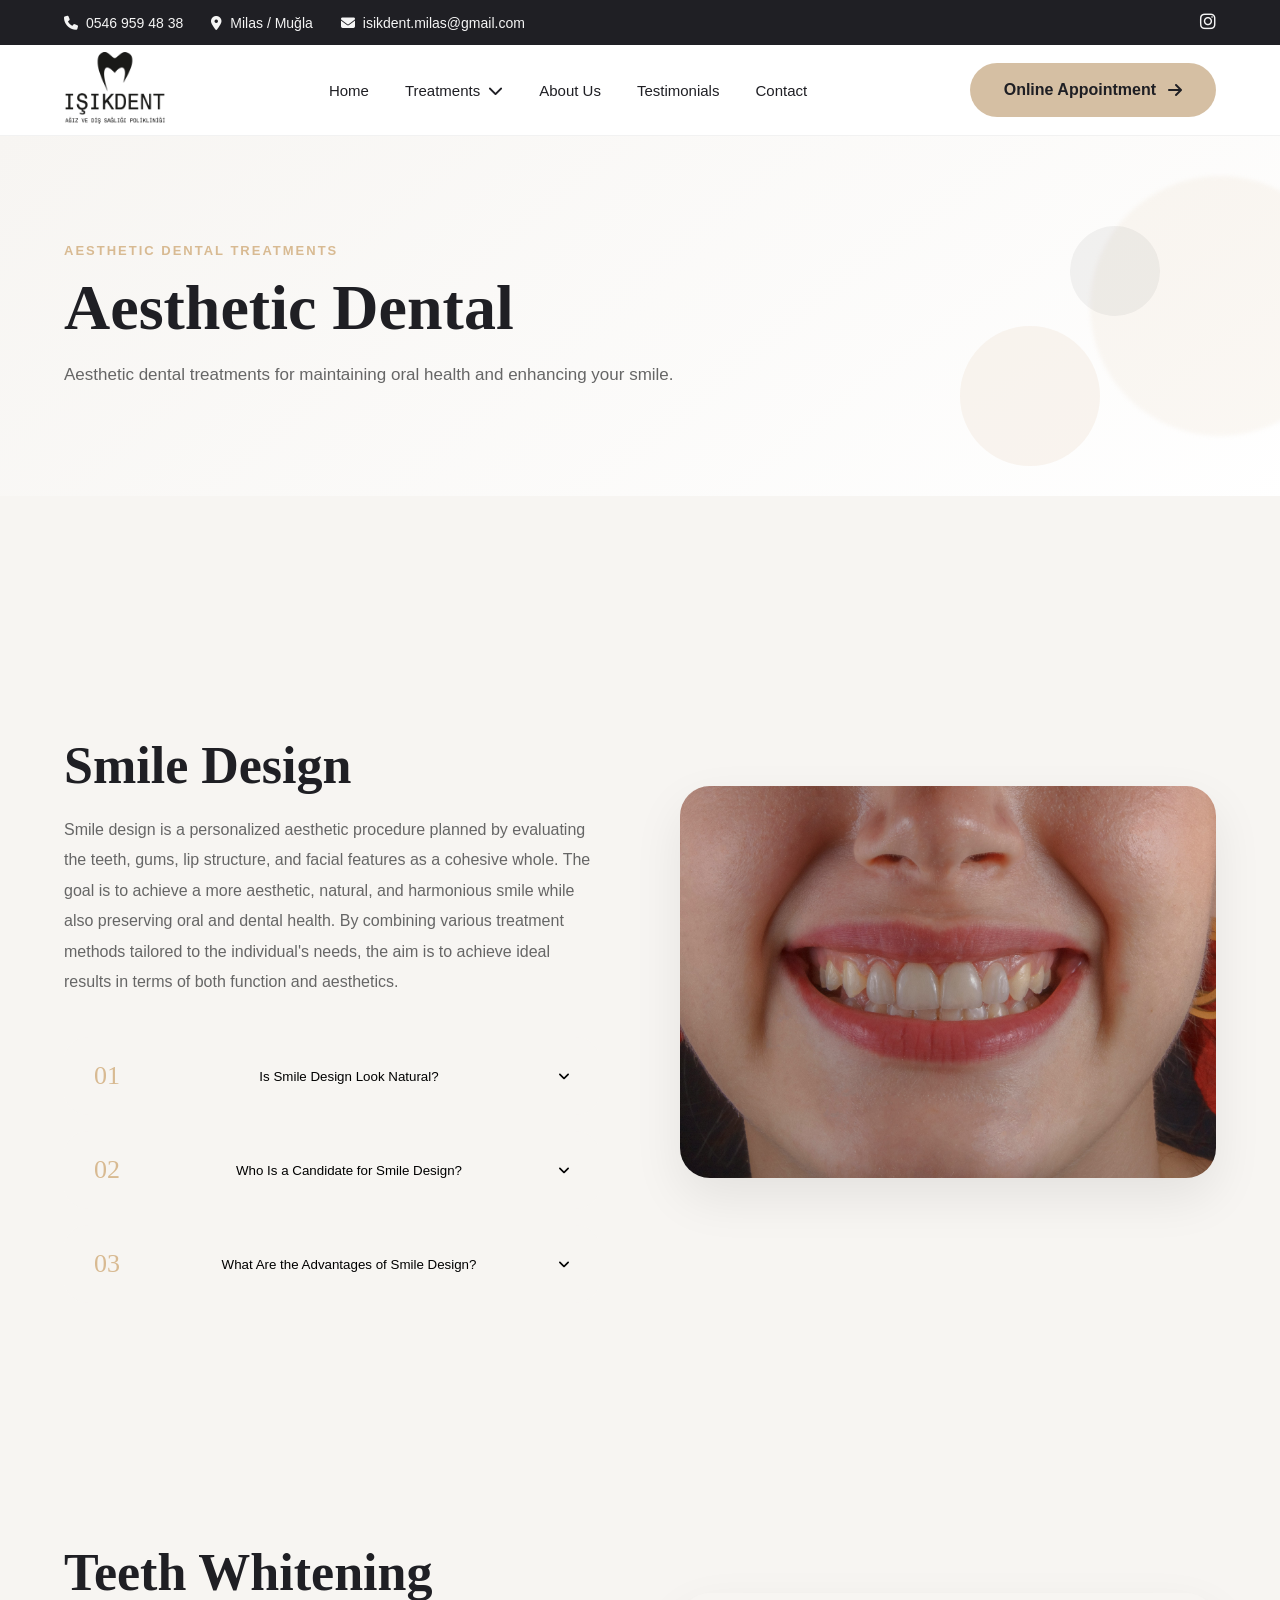
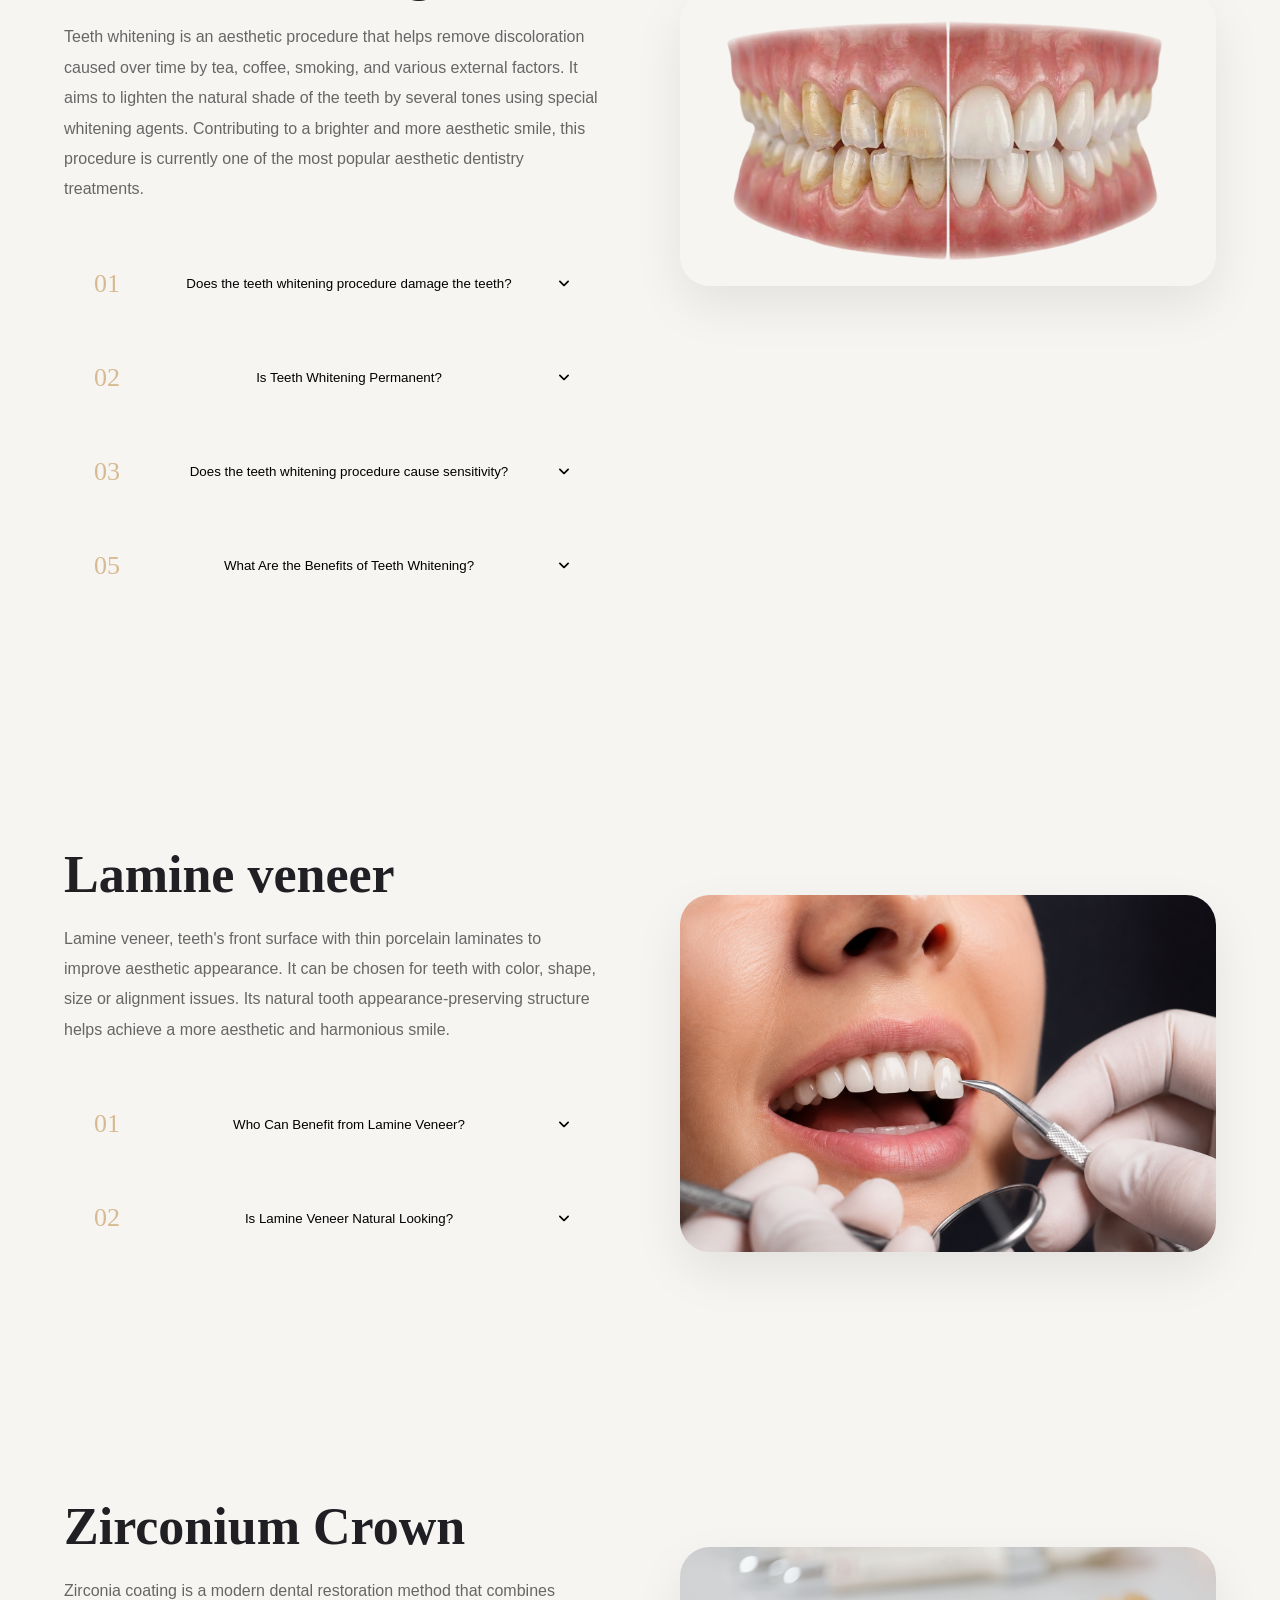
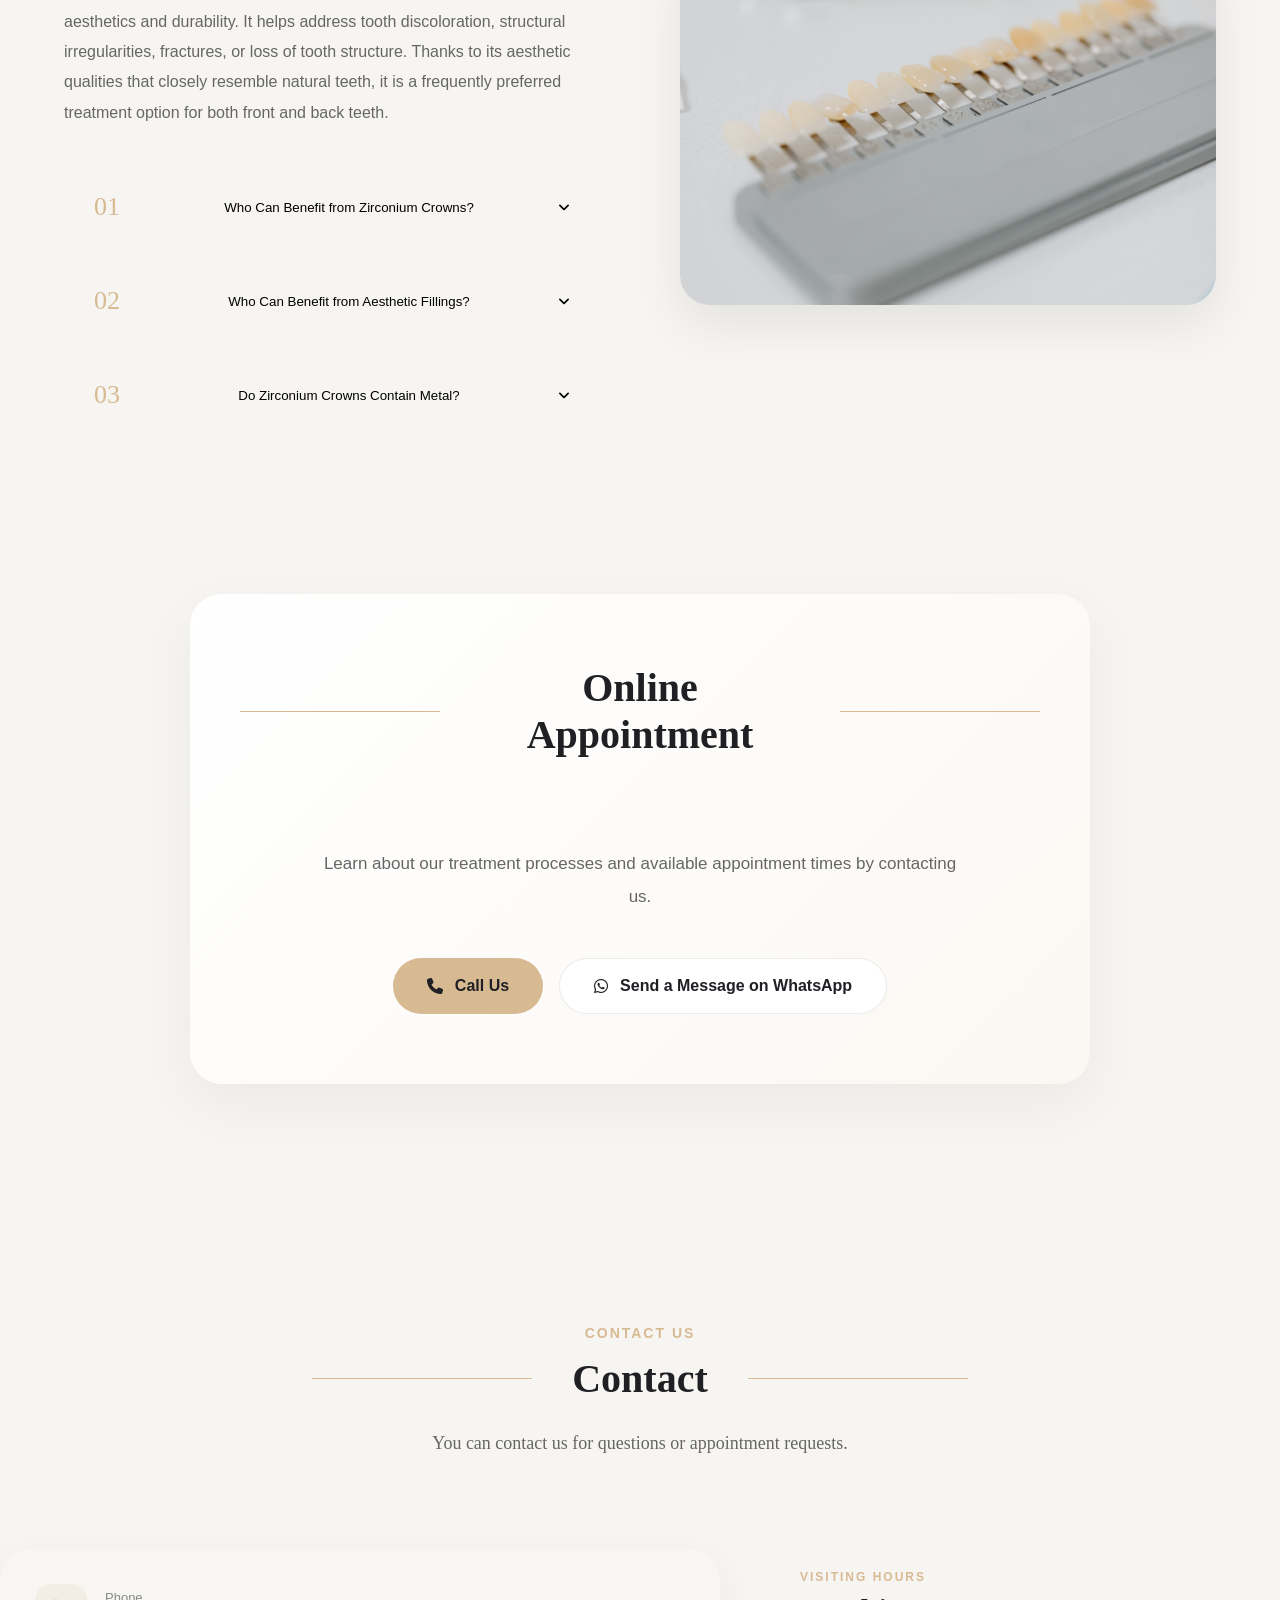
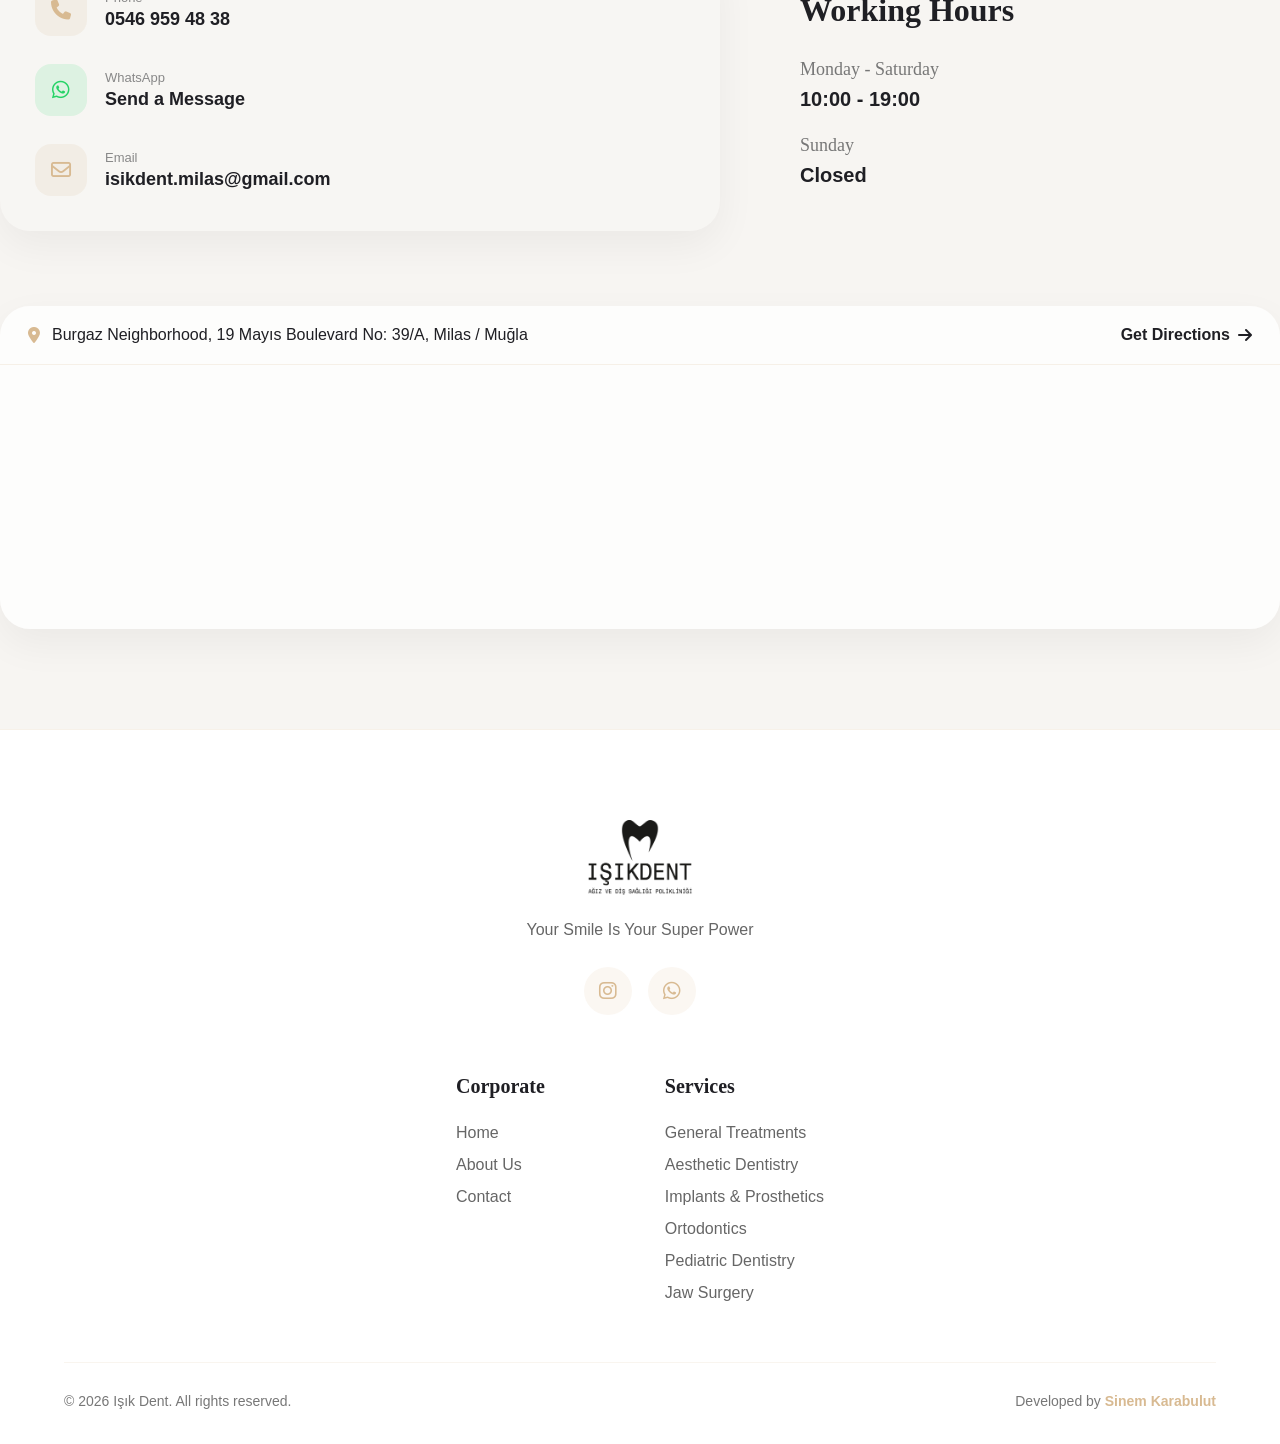
<file: Aestheticdent.html>
<!DOCTYPE html>
<html lang="en">

<head>
    <meta charset="UTF-8">
    <meta name="viewport" content="width=device-width, initial-scale=1.0">
    <title>Estetik Diş Tedavileri</title>
    <link rel="stylesheet" href="style.css">
    <link rel="stylesheet" href="https://cdnjs.cloudflare.com/ajax/libs/font-awesome/6.5.1/css/all.min.css">
</head>

<body>
    <!-- TOP BAR -->
    <div class="top-bar">
        <div class="container top-bar-content">

            <div class="top-left">
                <a href="tel:+905469594838" class="top-item">
                    <i class="fa-solid fa-phone"></i>
                    <span>0546 959 48 38</span>
                </a>

                <a href="#" class="top-item">
                    <i class="fa-solid fa-location-dot"></i>
                    <span>Milas / Muğla</span>
                </a>

                <a href="mailto:isikdent.milas@gmail.com" class="top-item">
                    <i class="fa-solid fa-envelope"></i>
                    <span>isikdent.milas@gmail.com</span>
                </a>
            </div>

            <div class="top-right">
                <a href="#" class="social-icon">
                    <i class="fa-brands fa-instagram"></i>
                </a>
            </div>

        </div>
    </div>





    <!-- HEADER -->
    <header class="main-header">

        <div class="container header-content">

            <!-- LOGO -->
            <a href="index.html" class="logo">
                <img src="photos/logo.png" alt="Işık Dent Logo">
            </a>

            <!-- NAVIGATION -->
            <nav class="navbar">
                <a href="index.html">Home</a>
                <div class="dropdown">

                    <button class="dropdown-btn">
                        Treatments
                        <i class="fa-solid fa-chevron-down"></i>
                    </button>

                    <div class="dropdown-menu">

                        <!-- ITEM -->
                        <div class="dropdown-item">

                            <div class="dropdown-title">
                                General Treatments
                            </div>

                            <div class="submenu">
                                <a href="general.html#canal-treatment">Canal Treatment</a>
                                <a href="general.html#estetic-fillings">Aesthetic Fillings</a>
                                <a href="general.html#tooth-cleaning">Tooth Cleaning</a>
                                <a href="general.html#xray">X-Ray</a>
                            </div>

                        </div>

                        <!-- ITEM -->
                        <div class="dropdown-item">

                            <div class="dropdown-title">
                                Aesthetic Dentistry
                            </div>

                            <div class="submenu">
                                <a href="Aestheticdent.html#smile-design">Smile Design</a>
                                <a href="Aestheticdent.html#teeth-whitening">Teeth Whitening</a>
                                <a href="Aestheticdent.html#lamine-veneer">Lamine Veneer</a>
                                <a href="Aestheticdent.html#zirconium">Zirconium Crowns</a>
                            </div>

                        </div>

                        <!-- ITEM -->
                        <div class="dropdown-item">

                            <div class="dropdown-title">
                                Implants & Prosthetics
                            </div>

                            <div class="submenu">
                                <a href="implant.html#implant">Implant</a>
                                <a href="implant.html#prosthetic-teeth">Prosthetic Teeth</a>
                                <a href="implant.html#digital-prosthetics">Digital Prosthetics</a>
                            </div>

                        </div>

                        <!-- ITEM -->
                        <div class="dropdown-item">

                            <div class="dropdown-title">
                                Orthodontics
                            </div>

                            <div class="submenu">
                                <a href="ortodonti.html#transparent-plates">Transparent Plates</a>
                                <a href="ortodonti.html#braces-treatment">Braces Treatment</a>
                            </div>

                        </div>

                        <!-- ITEM -->
                        <div class="dropdown-item">

                            <div class="dropdown-title">
                                <a href="pedodonti.html#pedodonti-treatment" class="pedodonti-link">Pediatric
                                    Dentistry</a>
                            </div>

                        </div>

                        <!-- ITEM -->
                        <div class="dropdown-item">

                            <div class="dropdown-title">
                                Maxillofacial Surgery
                            </div>

                            <div class="submenu">
                                <a href="cenecerrahi.html#cenecerrahi">Maxillofacial Surgery</a>
                                <a href="cenecerrahi.html#sinus-lifting">Sinus Lifting</a>
                                <a href="cenecerrahi.html#bone-graft">Bone Graft</a>
                                <a href="cenecerrahi.html#buried-tooth">Embedded Tooth Extraction</a>
                            </div>

                        </div>

                    </div>

                </div>

                <a href="about.html">About Us</a>
                <a href="index.html#testimonials" class="smooth-scroll">Testimonials</a>
                <a href="index.html#contact" class="smooth-scroll">Contact</a>
            </nav>

            <!-- BUTTON -->
            <a href="index.html#appointment" class="appointment-btn">
                Online Appointment
                <i class="fa-solid fa-arrow-right"></i>
            </a>


            <!-- MOBILE MENU -->
            <div class="menu-toggle">☰</div>

        </div>
    </header>
    <div class="menu-overlay"></div>







    <section class="page-banner">

        <div class="container">

            <div class="banner-content">

                <span class="banner-subtitle">
                    Aesthetic Dental Treatments
                </span>

                <h1>
                    Aesthetic Dental
                </h1>

                <p>
                    Aesthetic dental treatments for maintaining oral health and enhancing your smile.
                </p>

            </div>

        </div>

        <div class="banner-shape shape-1"></div>
        <div class="banner-shape shape-2"></div>
        <div class="banner-shape shape-3"></div>

    </section>


    <section class="treatment-detail" id="estetic-dent">

        <section id="smile-design" class="treatment-detail">
            <div class="container">

                <div class="treatment-wrapper">

                    <!-- LEFT -->

                    <div class="treatment-content">
                        <h2>
                            Smile Design
                        </h2>

                        <p class="treatment-text">

                            Smile design is a personalized aesthetic procedure planned by evaluating the teeth, gums,
                            lip structure, and facial features as a cohesive whole. The goal is to achieve a more
                            aesthetic, natural, and harmonious smile while also preserving oral and dental health. By
                            combining various treatment methods tailored to the individual's needs, the aim is to
                            achieve ideal results in terms of both function and aesthetics.
                        </p>

                        <!-- ACCORDION -->

                        <div class="accordion">

                            <div class="accordion-item">

                                <button class="accordion-header">

                                    <span class="accordion-number">
                                        01
                                    </span>

                                    <span>
                                        Is Smile Design Look Natural?
                                    </span>

                                    <i class="fa-solid fa-angle-down"></i>

                                </button>

                                <div class="accordion-content">

                                    <p>
                                        The goal of smile design is to achieve results that harmonize with an
                                        individual's facial features and natural appearance. Through proper planning and
                                        appropriate treatment methods, it is possible to create a smile that looks
                                        natural as well as aesthetically pleasing. Smile design is planned by taking
                                        into account each individual's facial structure, lip shape, dental anatomy, and
                                        aesthetic expectations. In this way, the aim is to achieve a unique result that
                                        complements the person's natural look.
                                    </p>

                                </div>

                            </div>

                            <div class="accordion-item">

                                <button class="accordion-header">

                                    <span class="accordion-number">
                                        02
                                    </span>

                                    <span>
                                        Who Is a Candidate for Smile Design?
                                    </span>

                                    <i class="fa-solid fa-angle-down"></i>

                                </button>

                                <div class="accordion-content">

                                    <p>
                                        It is suitable for individuals with aesthetic concerns regarding the color,
                                        shape, size, or alignment of their teeth. It can be a suitable option for
                                        patients seeking a more harmonious and aesthetic smile. The treatment plan is
                                        determined based on the individual's needs following a detailed examination.

                                    </p>

                                </div>

                            </div>


                            <div class="accordion-item">

                                <button class="accordion-header">

                                    <span class="accordion-number">
                                        03
                                    </span>

                                    <span>
                                        What Are the Advantages of Smile Design?
                                    </span>

                                    <i class="fa-solid fa-angle-down"></i>

                                </button>

                                <div class="accordion-content">

                                    <ul>
                                        <li> Provides a more aesthetic and balanced smile.</li>
                                        <li> Helps boost the individual's self-confidence.</li>
                                        <li> Contributes to improving the harmony between teeth and gums.</li>
                                        <li> Offers personalized treatment solutions.</li>
                                        <li> Can ensure satisfaction from both aesthetic and functional perspectives.
                                        </li>
                                        <li> Contributes to a healthier and well-groomed oral appearance.</li>

                                    </ul>

                                </div>

                            </div>

                        </div>

                    </div>
                    <!-- RIGHT -->

                    <div class="treatment-image">

                        <img src="photos/ozkan-guner-7Mut2WMWttA-unsplash.jpg" alt="d">

                    </div>

                </div>


            </div>
        </section>

        <section id="teeth-whitening" class="treatment-detail">
            <div class="container">

                <div class="treatment-wrapper">

                    <!-- LEFT -->

                    <div class="treatment-content">

                        <h2>
                            Teeth Whitening
                        </h2>

                        <p class="treatment-text">
                            Teeth whitening is an aesthetic procedure that helps remove discoloration caused over time
                            by tea, coffee, smoking, and various external factors. It aims to lighten the natural shade
                            of the teeth by several tones using special whitening agents. Contributing to a brighter and
                            more aesthetic smile, this procedure is currently one of the most popular aesthetic
                            dentistry treatments.
                        </p>

                        <!-- ACCORDION -->

                        <div class="accordion">

                            <div class="accordion-item">

                                <button class="accordion-header">

                                    <span class="accordion-number">
                                        01
                                    </span>

                                    <span>
                                        Does the teeth whitening procedure damage the teeth?
                                    </span>

                                    <i class="fa-solid fa-angle-down"></i>

                                </button>

                                <div class="accordion-content">

                                    <p>
                                        When performed under the supervision of a specialist and with appropriate materials, the teeth whitening procedure does not damage the teeth. The pre-treatment evaluation allows for a customized plan based on the individual's needs, ensuring the treatment is applied safely.
                                    </p>

                                </div>

                            </div>

                            <div class="accordion-item">

                                <button class="accordion-header">

                                    <span class="accordion-number">
                                        02
                                    </span>

                                    <span>
                                        Is Teeth Whitening Permanent?
                                    </span>

                                    <i class="fa-solid fa-angle-down"></i>

                                </button>

                                <div class="accordion-content">

                                    <p>
                                        The effect of teeth whitening treatment varies from person to person and depends on lifestyle habits.
                                        The results may vary over time. Regular oral care, reduced cigarette use, and attention to habits that can cause discoloration can help maintain the whitening effect for a longer period.
                                    </p>

                                </div>

                            </div>

                            <div class="accordion-item">

                                <button class="accordion-header">

                                    <span class="accordion-number">
                                        03
                                    </span>

                                    <span>
                                        Does the teeth whitening procedure cause sensitivity?
                                    </span>

                                    <i class="fa-solid fa-angle-down"></i>

                                </button>

                                <div class="accordion-content">

                                    <p>
                                        Some people may experience temporary temperature sensitivity after the procedure.
                                        This
                                        condition is usually temporary and diminishes on its own within a short period. Following the dentist's
                                        recommendations can help make the recovery process more comfortable.
                                    </p>

                                </div>

                            </div>




                            <div class="accordion-item">

                                <button class="accordion-header">

                                    <span class="accordion-number">
                                        05
                                    </span>

                                    <span>
                                        What Are the Benefits of Teeth Whitening?
                                    </span>

                                    <i class="fa-solid fa-angle-down"></i>

                                </button>

                                <div class="accordion-content">

                                    <ul>
                                        <li> Provides a brighter and more aesthetic smile appearance.
                                        </li>
                                        <li> Helps remove stains and discoloration from teeth.
                                        </li>
                                        <li> Can boost self-confidence and improve overall appearance.
                                        </li>
                                        <li> delivers quick and effective results.
                                        </li>
                                        <li> is a non-invasive aesthetic treatment that preserves natural tooth structure.
                                        </li>
                                        <li> can help achieve a more youthful and well-groomed look.
                                        </li>
                                    </ul>

                                </div>

                            </div>

                        </div>

                    </div>
                    <!-- RIGHT -->

                    <div class="treatment-image">

                        <img src="photos/teethwhite.png" alt="Kanal Tedavisi">

                    </div>

                </div>


            </div>
        </section>


        <!--Lamine Veneer-->
        <section id="lamine-veneer" class="treatment-detail">
            <div class="container">

                <div class="treatment-wrapper">

                    <!-- LEFT -->

                    <div class="treatment-content">

                        <h2>
                            Lamine veneer
                        </h2>

                        <p class="treatment-text">

                            Lamine veneer, teeth's front surface with thin porcelain laminates to improve aesthetic appearance.
                            It can be chosen for teeth with color, shape, size or alignment issues. Its natural tooth appearance-preserving structure
                            helps achieve a more aesthetic and harmonious smile.

                        </p>

                        <!-- ACCORDION -->

                        <div class="accordion">

                            <div class="accordion-item">

                                <button class="accordion-header">

                                    <span class="accordion-number">
                                        01
                                    </span>

                                    <span>
                                        Who Can Benefit from Lamine Veneer?
                                    </span>

                                    <i class="fa-solid fa-angle-down"></i>

                                </button>

                                <div class="accordion-content">

                                    <p>
                                        It is suitable for individuals with tooth discoloration, minor crowding, gaps, or irregularities in tooth shape. It can be considered for patients who desire a more aesthetic smile and have appropriate oral health. Suitability is determined by the dentist following a detailed examination.
                                    </p>

                                </div>

                            </div>

                            <div class="accordion-item">

                                <button class="accordion-header">

                                    <span class="accordion-number">
                                        02
                                    </span>

                                    <span>
                                        Is Lamine Veneer Natural Looking?
                                    </span>

                                    <i class="fa-solid fa-angle-down"></i>

                                </button>

                                <div class="accordion-content">

                                    <p>
                                        One of the most significant advantages of laminate veneers is their ability to deliver results that closely resemble the appearance of natural teeth. Thanks to their translucency and aesthetic properties, they help achieve a look that harmonizes with natural teeth. Personalized treatment planning aims to create a natural and aesthetic smile.
                                    </p>

                                </div>

                            </div>


                        </div>

                    </div>
                    <!-- RIGHT -->

                    <div class="treatment-image">

                        <img src="photos/lamine.png" alt="Lamine Veneer">

                    </div>

                </div>


            </div>
        </section>

        <!--Zirkonyum-->
        <section id="zirconium" class="treatment-detail">
            <div class="container">

                <div class="treatment-wrapper">

                    <!-- LEFT -->

                    <div class="treatment-content">

                        <h2>
                            Zirconium Crown
                        </h2>

                        <p class="treatment-text">

                           Zirconia coating is a modern dental restoration method that combines aesthetics and durability.
It helps address tooth discoloration, structural irregularities, fractures, or loss of tooth structure. Thanks to its aesthetic qualities that closely resemble natural teeth, it is a frequently preferred treatment option for both front and back teeth.

                        </p>

                        <!-- ACCORDION -->

                        <div class="accordion">

                            <div class="accordion-item">

                                <button class="accordion-header">

                                    <span class="accordion-number">
                                        01
                                    </span>

                                    <span>
                                        Who Can Benefit from Zirconium Crowns?
                                    </span>

                                    <i class="fa-solid fa-angle-down"></i>

                                </button>

                                <div class="accordion-content">

                                    <p>
                                        It is suitable for individuals with aesthetic or functional tooth loss, or those with fractured, worn, or severely discolored teeth. It may also be chosen by patients seeking a more aesthetic and natural-looking smile. Suitability is assessed by the dentist following a detailed examination.
                                    </p>

                                </div>

                            </div>

                            <div class="accordion-item">

                                <button class="accordion-header">

                                    <span class="accordion-number">
                                        02
                                    </span>

                                    <span>
                                        Who Can Benefit from Aesthetic Fillings?
                                    </span>

                                    <i class="fa-solid fa-angle-down"></i>

                                </button>

                                <div class="accordion-content">

                                    <p>
                                        Aesthetic fillings can be applied to patients with tooth decay causing material loss, fractured, cracked, or misshapen teeth. This treatment method can be used on both front and back teeth, helping to meet both functional and aesthetic expectations. Suitability is determined by the dentist following a detailed examination.
                                    </p>

                                </div>

                            </div>

                            <div class="accordion-item">

                                <button class="accordion-header">

                                    <span class="accordion-number">
                                        03
                                    </span>

                                    <span>
                                        Do Zirconium Crowns Contain Metal?
                                    </span>

                                    <i class="fa-solid fa-angle-down"></i>

                                </button>

                                <div class="accordion-content">

                                    <p>
                                        Unlike traditional metal-supported crowns, zirconia crowns do not contain a metal substructure. Thanks to this feature, they offer a more natural aesthetic appearance while also ensuring compatibility with the gums.
                                    </p>

                                </div>

                            </div>


                        </div>

                    </div>
                    <!-- RIGHT -->

                    <div class="treatment-image">

                        <img src="photos/zikornyum.jpg" alt="Zirkonyum Kaplamalar">

                    </div>

                </div>


            </div>
        </section>
    </section>


    <!--Appointment-->

    <section id="appointment">
        <div class="appointment-section">
            <div class="container">

                <div class="appointment-box fade-up">

                    <div class="section-heading">

                        <div class="section-title-row">

                            <div class="line"></div>

                            <h2 class="section-maintitle">
                                Online Appointment
                            </h2>

                            <div class="line"></div>

                        </div>

                    </div>

                    <p class="appointment-text">

                        Learn about our treatment processes and available appointment times
                        by contacting us.

                    </p>

                    <div class="appointment-buttons">

                        <a href="tel:+905469594838" class="appointment-btn phone-btn">

                            <i class="fa-solid fa-phone"></i>

                            Call Us

                        </a>

                        <a href="https://wa.me/905469594838" target="_blank" class="appointment-btn whatsapp-btn">

                            <i class="fa-brands fa-whatsapp"></i>

                            Send a Message on WhatsApp

                        </a>

                    </div>

                </div>

            </div>
        </div>
    </section>




    <!--CONTACT-->
    <section id="contact">

        <div class="contact-section">

            <div class="section-heading">

                <span class="section-subtitle fade-up">
                    Contact Us
                </span>

                <div class="section-title-row fade-up">

                    <div class="line"></div>

                    <h2 class="section-maintitle">
                        Contact
                    </h2>

                    <div class="line"></div>

                </div>

                <p class="contact-subtext fade-up">
                    You can contact us for questions or appointment requests.
                </p>

            </div>

            <!-- TOP CARD -->

            <div class="contact-top">

                <!-- LEFT -->

                <div class="contact-info-card fade-up">

                    <a href="tel:+905469594838" class="contact-row">

                        <div class="contact-icon">
                            <i class="fa-solid fa-phone"></i>
                        </div>

                        <div>

                            <small>Phone</small>

                            <strong>0546 959 48 38</strong>

                        </div>

                    </a>

                    <a href="https://wa.me/905469594838" target="_blank" class="contact-row">
                        <!--_blank yeni sekmede açar-->

                        <div class="contact-icon whatsapp">

                            <i class="fa-brands fa-whatsapp"></i>

                        </div>

                        <div>

                            <small>WhatsApp</small>

                            <strong>Send a Message</strong>

                        </div>

                    </a>

                    <a href="mailto:isikdent.milas@gmail.com" class="contact-row">

                        <div class="contact-icon">

                            <i class="fa-regular fa-envelope"></i>

                        </div>

                        <div>

                            <small>Email</small>

                            <strong>isikdent.milas@gmail.com</strong>

                        </div>

                    </a>

                </div>

                <!-- RIGHT -->

                <div class="working-hours fade-up">

                    <span class="working-hours-mini">
                        VISITING HOURS
                    </span>

                    <h3>
                        Working Hours
                    </h3>

                    <div class="hours-group">

                        <p>
                            Monday - Saturday
                        </p>

                        <strong>
                            10:00 - 19:00
                        </strong>

                    </div>

                    <div class="hours-group">

                        <p>
                            Sunday
                        </p>

                        <strong>
                            Closed
                        </strong>

                    </div>

                </div>

            </div>

            <!-- MAP -->

            <div class="contact-map fade-up">

                <div class="map-top">

                    <div class="map-address">

                        <i class="fa-solid fa-location-dot"></i>

                        <a href="https://maps.google.com/?q=Burgaz+Mahallesi+19+Mayıs+Bulvarı+No:39/A+Milas+Muğla"
                            target="_blank">

                            Burgaz Neighborhood, 19 Mayıs Boulevard
                            No: 39/A, Milas / Muğla

                        </a>

                    </div>

                    <a href="https://maps.google.com/?q=Burgaz+Mahallesi+19+Mayıs+Bulvarı+No:39/A+Milas+Muğla"
                        target="_blank" class="route-link">

                        Get Directions

                        <i class="fa-solid fa-arrow-right"></i>

                    </a>

                </div>

                <iframe
                    src="https://www.google.com/maps?q=Burgaz+Mahallesi+19+Mayıs+Bulvarı+No:39/A+Milas+Muğla&output=embed"
                    loading="lazy">
                </iframe>

            </div>

        </div>
    </section>





    <footer class="footer">

        <div class="container">

            <div class="footer-top">

                <img src="photos/logo.png" alt="Işık Dent" class="footer-logo">

                <p class="footer-slogan">

                    Your Smile Is Your Super Power

                </p>

                <div class="footer-socials">

                    <a href="https://www.instagram.com/isik.dent/">
                        <i class="fa-brands fa-instagram"></i>
                    </a>

                    <a href="https://wa.me/905469594838" target="_blank">
                        <i class="fa-brands fa-whatsapp"></i>
                    </a>

                </div>

            </div>

            <div class="footer-links">

                <div class="footer-column">

                    <h4>Corporate</h4>

                    <a href="index.html">Home</a>
                    <a href="about.html">About Us</a>
                    <a href="index.html#contact">Contact</a>

                </div>

                <div class="footer-column">

                    <h4>Services</h4>

                    <a href="general.html">General Treatments</a>
                    <a href="Aestheticdent.html">Aesthetic Dentistry</a>
                    <a href="implant.html">Implants & Prosthetics</a>
                    <a href="ortodonti.html">Ortodontics</a>
                    <a href="pedodonti.html">Pediatric Dentistry</a>
                    <a href="cenecerrahi.html">Jaw Surgery</a>

                </div>

            </div>

            <div class="footer-bottom">

                <p>
                    © 2026 Işık Dent.
                    All rights reserved.
                </p>

                <p class="developer">

                    Developed by
                    <span>Sinem Karabulut</span>

                </p>

            </div>

        </div>

    </footer>



    <!-- FONT AWESOME -->
    <link rel="stylesheet" href="https://cdnjs.cloudflare.com/ajax/libs/font-awesome/6.5.2/css/all.min.css" />
    <script>

        const dropdownTitles = document.querySelectorAll(".dropdown-title");

        dropdownTitles.forEach(title => {

            title.addEventListener("click", () => {

                const parent = title.parentElement;

                parent.classList.toggle("active");

            });

        });

    </script>



    <script>

        const fadeElements = document.querySelectorAll(".fade-up, .about-image");

        const observer = new IntersectionObserver((entries) => {

            entries.forEach((entry) => {

                if (entry.isIntersecting) {

                    entry.target.classList.add("show");

                }

            });

        }, {
            threshold: 0.15
        });

        fadeElements.forEach((element) => {
            observer.observe(element);
        });

    </script>

    <script>

        const menuToggle = document.querySelector(".menu-toggle");
        const navbar = document.querySelector(".navbar");
        const menuOverlay = document.querySelector(".menu-overlay");

        function closeMenu() {
            navbar.classList.remove("active");
            menuOverlay.classList.remove("active");
            menuToggle.querySelector("i").classList.remove("fa-xmark");
            menuToggle.querySelector("i").classList.add("fa-bars");
        }

        menuToggle.addEventListener("click", () => {

            navbar.classList.toggle("active");
            menuOverlay.classList.toggle("active");

            const icon = menuToggle.querySelector("i");
            icon.classList.toggle("fa-bars");
            icon.classList.toggle("fa-xmark");

        });

        menuOverlay.addEventListener("click", closeMenu);

        /* close menu when a nav link is tapped (so it doesn't stay open after navigating) */
        document.querySelectorAll(".navbar a").forEach(link => {
            link.addEventListener("click", closeMenu);
        });

        /* DROPDOWN TOGGLE ON MOBILE (tap instead of hover) */

        const dropdownBtns = document.querySelectorAll(".dropdown-btn");

        dropdownBtns.forEach(btn => {

            btn.addEventListener("click", () => {

                const dropdown = btn.parentElement;
                dropdown.classList.toggle("active");

            });

        });

    </script>


    <script>

        const accordionItems =
            document.querySelectorAll(".accordion-item");

        accordionItems.forEach(item => {

            const header =
                item.querySelector(".accordion-header");

            header.addEventListener("click", () => {

                accordionItems.forEach(other => {

                    if (other !== item) {

                        other.classList.remove("active");
                    }

                });

                item.classList.toggle("active");

            });

        });

    </script>
</body>

</html>
</file>
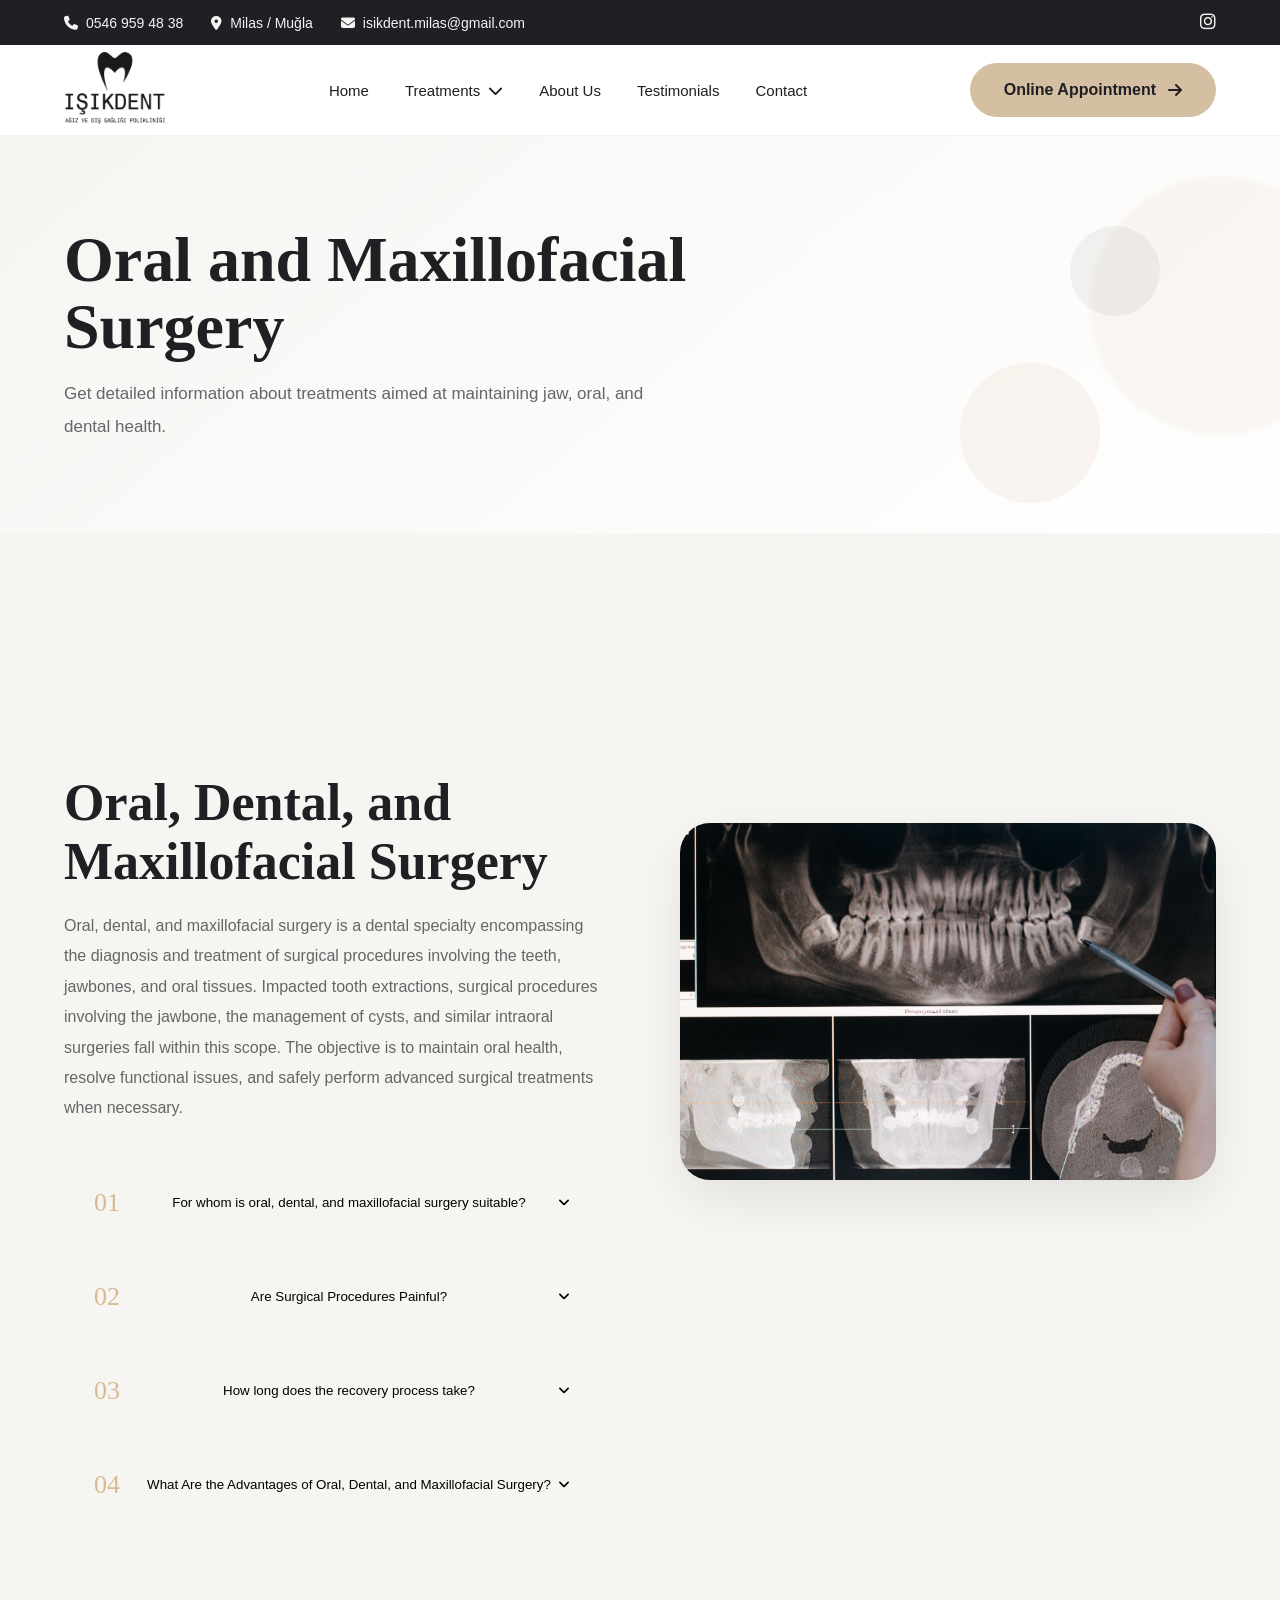
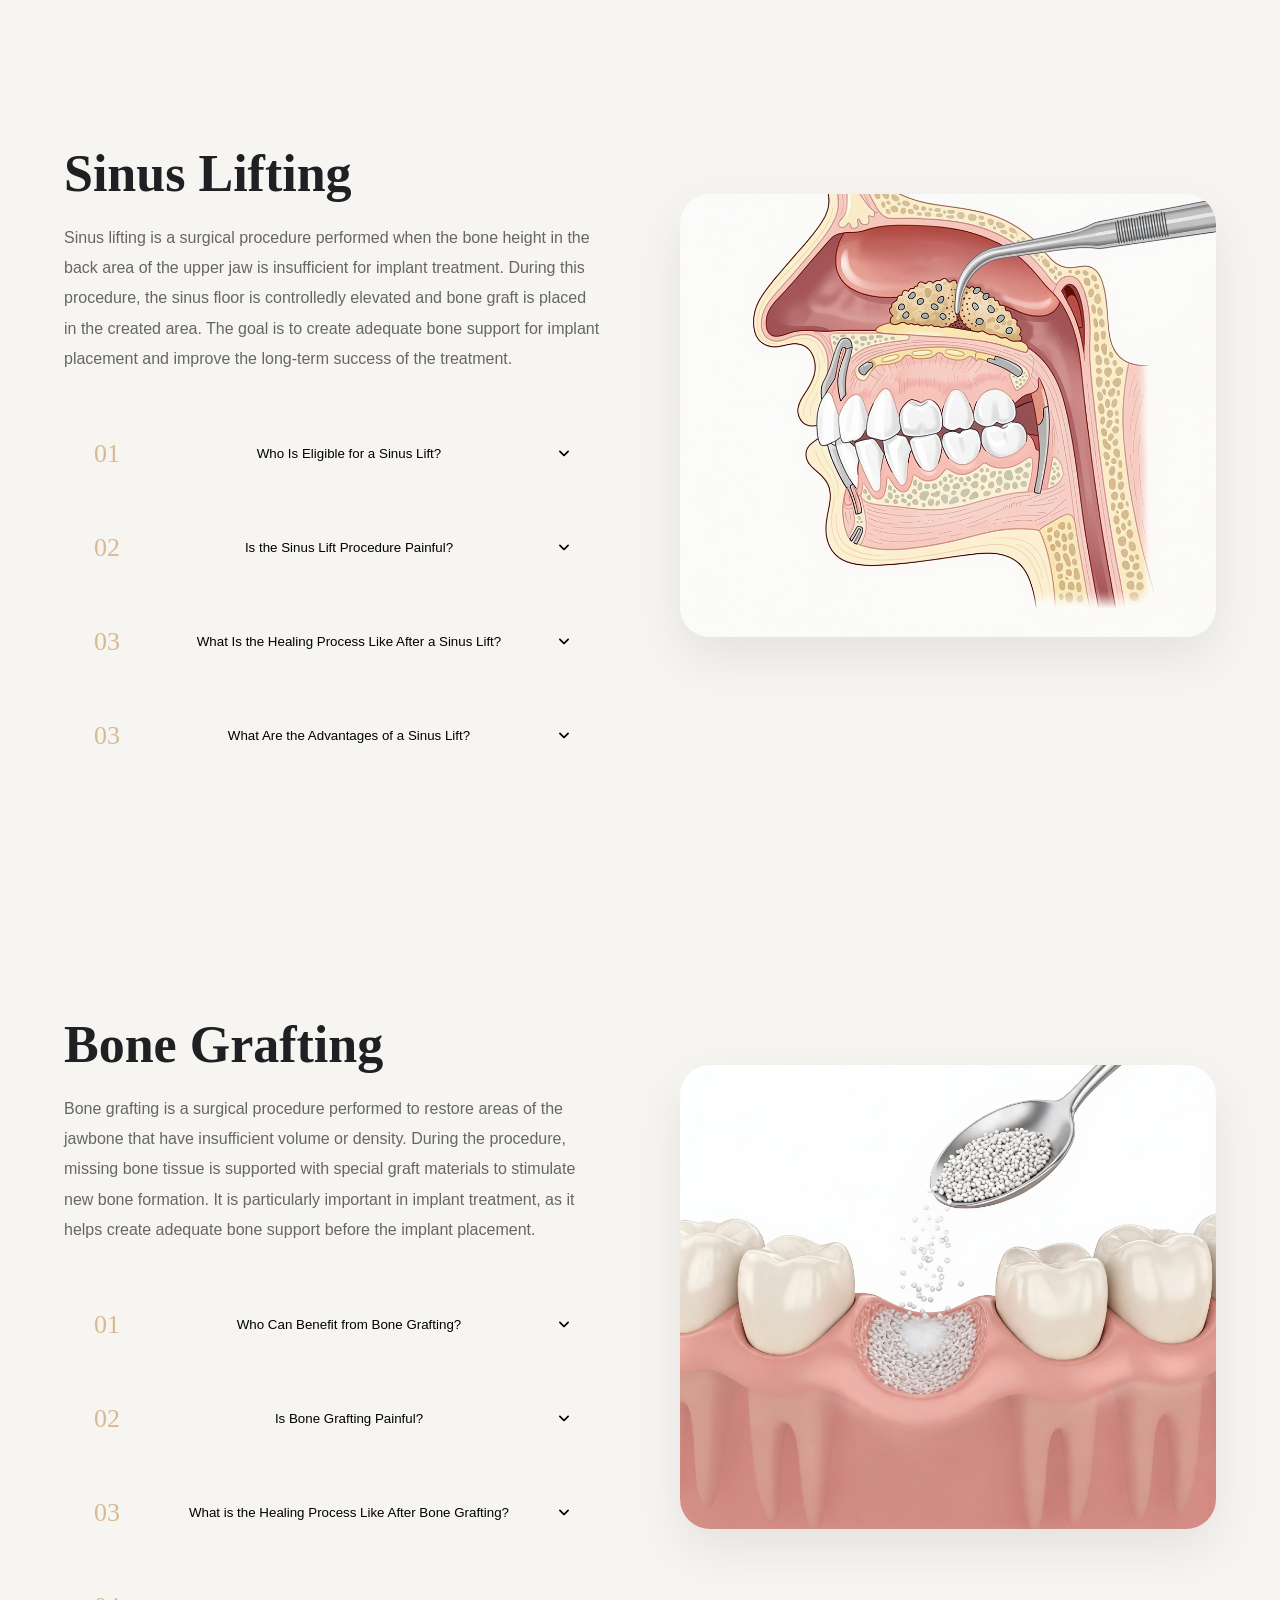
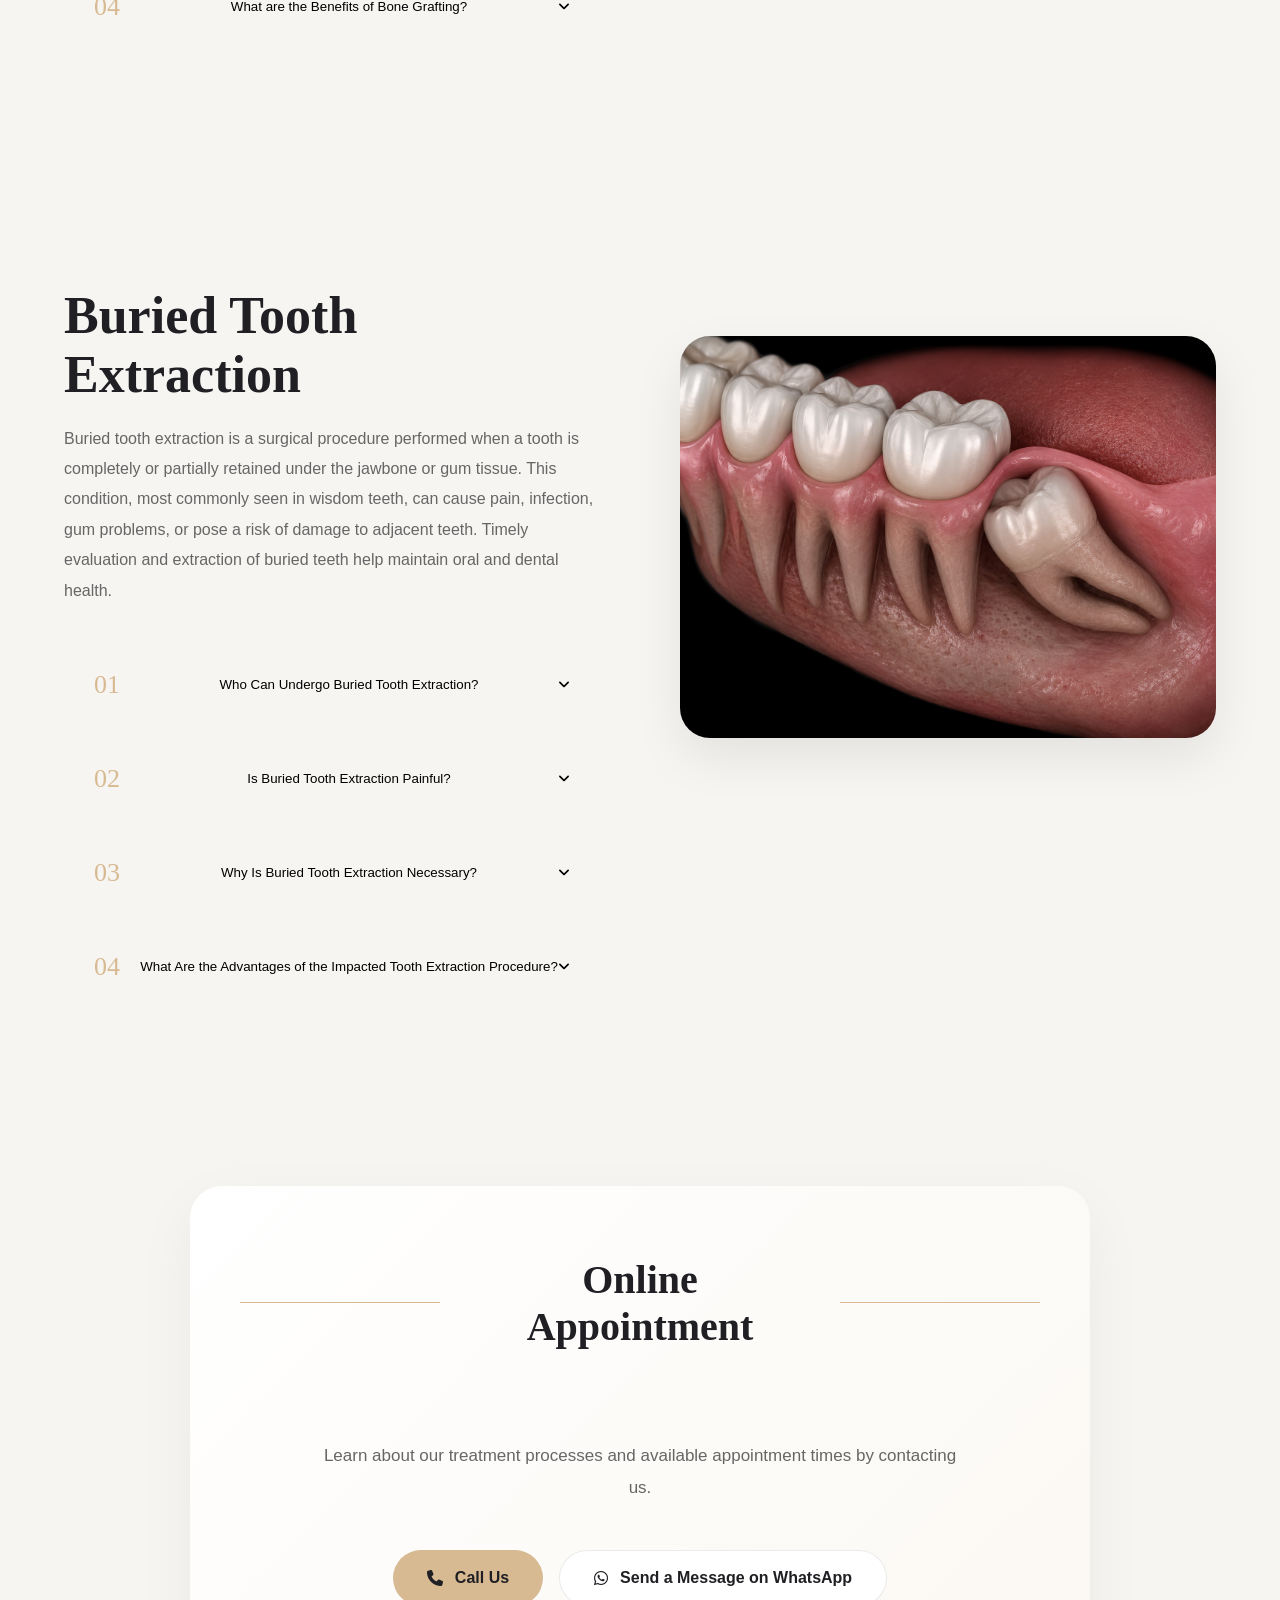
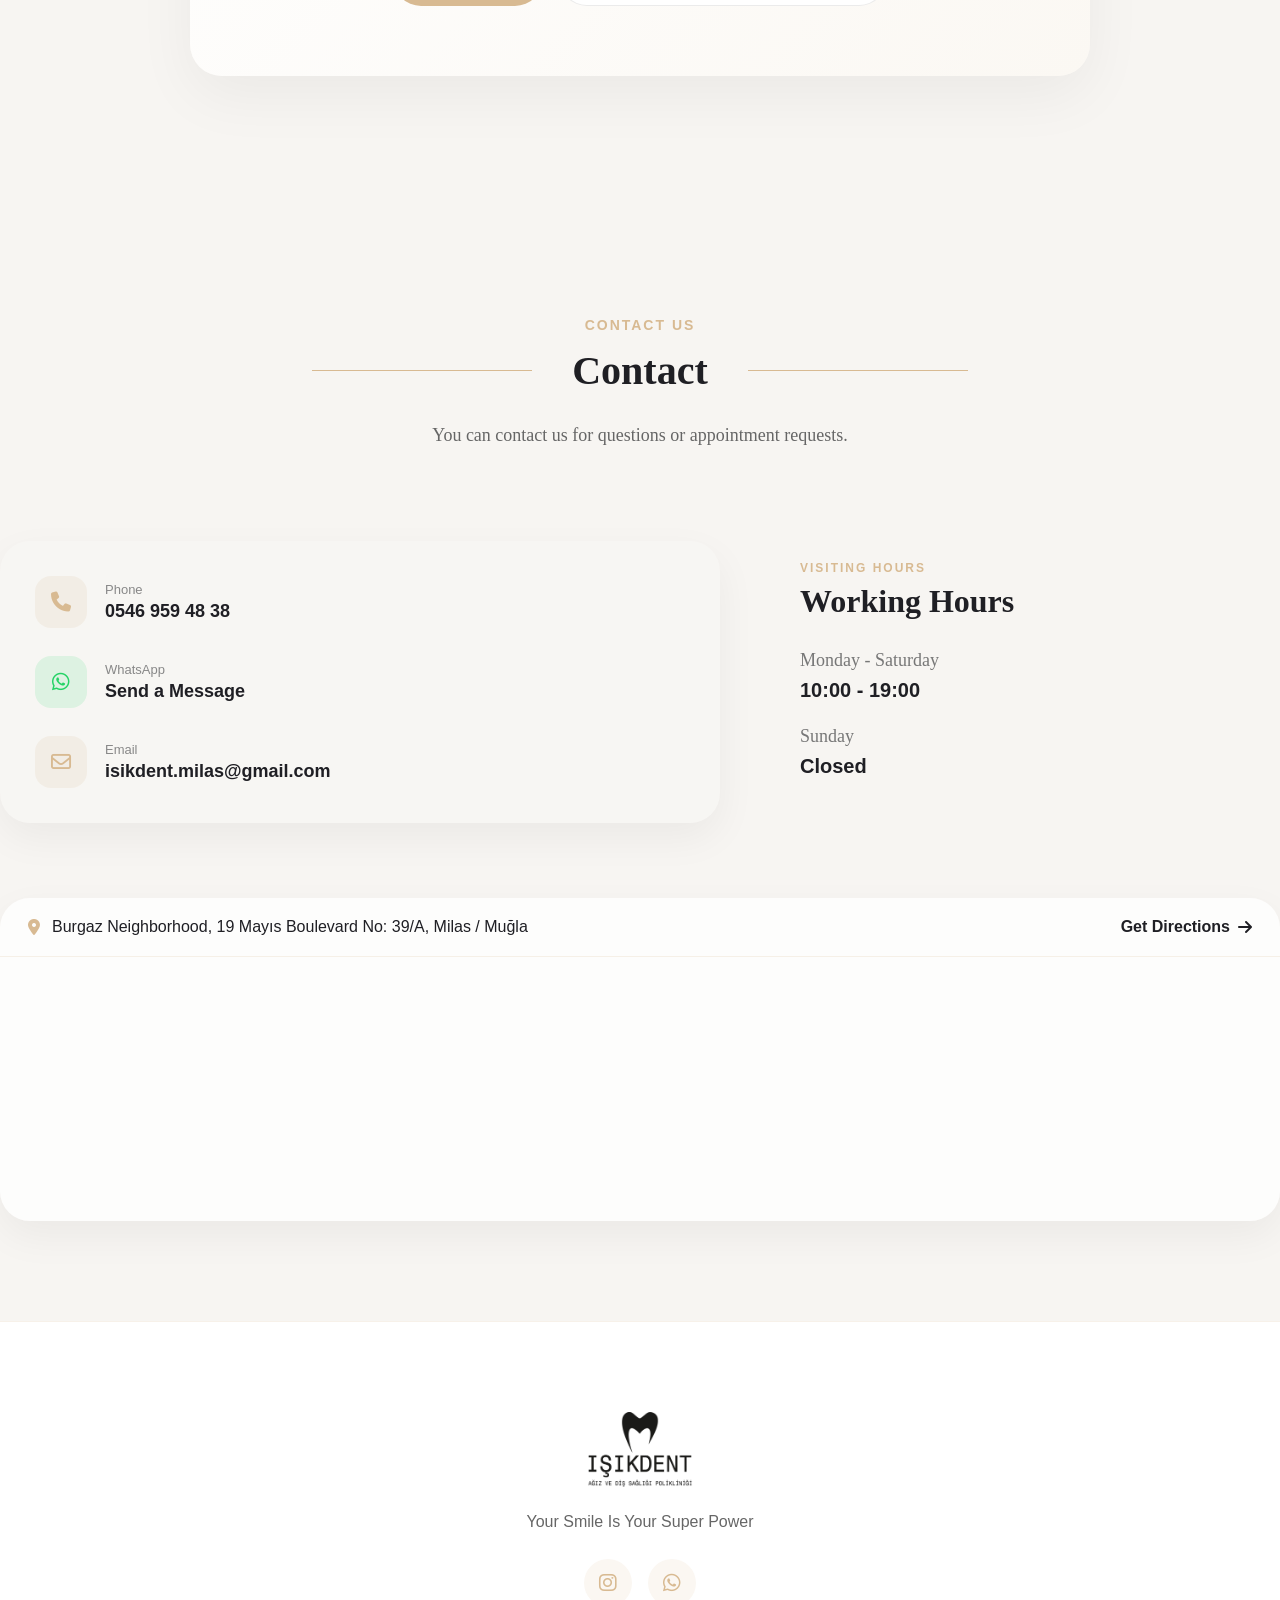
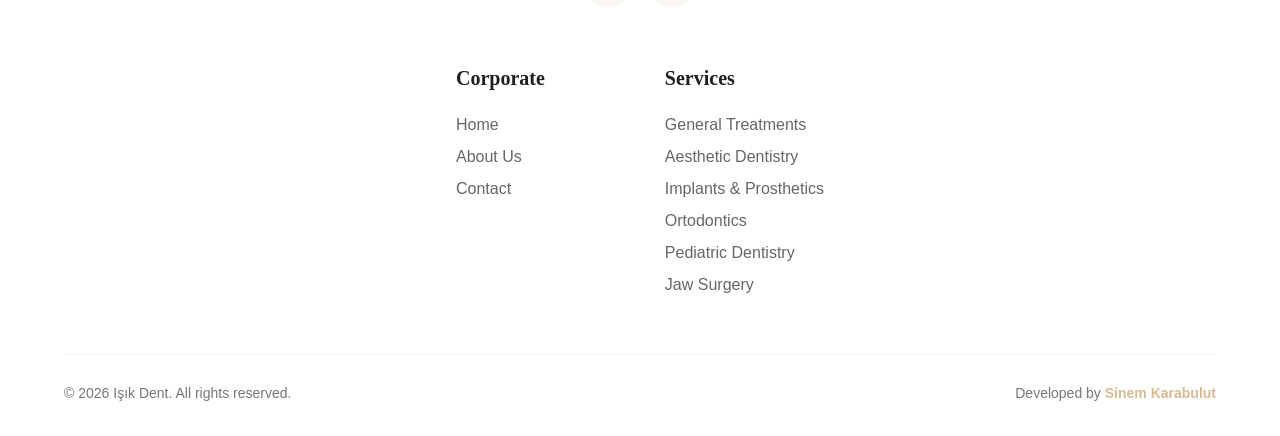
<file: cenecerrahi.html>
<!DOCTYPE html>
<html lang="en">

<head>
    <meta charset="UTF-8">
    <meta name="viewport" content="width=device-width, initial-scale=1.0">
    <title>Çene Cerrahisi</title>
    <link rel="stylesheet" href="style.css">
    <link rel="stylesheet" href="https://cdnjs.cloudflare.com/ajax/libs/font-awesome/6.5.1/css/all.min.css">
</head>

<body>
            <!-- TOP BAR -->
    <div class="top-bar">
        <div class="container top-bar-content">

            <div class="top-left">
                <a href="tel:+905469594838" class="top-item">
                    <i class="fa-solid fa-phone"></i>
                    <span>0546 959 48 38</span>
                </a>

                <a href="#" class="top-item">
                    <i class="fa-solid fa-location-dot"></i>
                    <span>Milas / Muğla</span>
                </a>

                <a href="mailto:isikdent.milas@gmail.com" class="top-item">
                    <i class="fa-solid fa-envelope"></i>
                    <span>isikdent.milas@gmail.com</span>
                </a>
            </div>

            <div class="top-right">
                <a href="#" class="social-icon">
                    <i class="fa-brands fa-instagram"></i>
                </a>
            </div>

        </div>
    </div>




    
    <!-- HEADER -->
    <header class="main-header">
  
        <div class="container header-content">

            <!-- LOGO -->
            <a href="index.html" class="logo">
                <img src="photos/logo.png" alt="Işık Dent Logo">
            </a>

            <!-- NAVIGATION -->
            <nav class="navbar">
                <a href="index.html">Home</a>
                <div class="dropdown">

                    <button class="dropdown-btn">
                        Treatments
                        <i class="fa-solid fa-chevron-down"></i>
                     </button>

                    <div class="dropdown-menu">

                        <!-- ITEM -->
                        <div class="dropdown-item">

                            <div class="dropdown-title">
                                General Treatments
                            </div>

                            <div class="submenu">
                                <a href="general.html#canal-treatment">Canal Treatment</a>
                                <a href="general.html#estetic-fillings">Aesthetic Fillings</a>
                                <a href="general.html#tooth-cleaning">Tooth Cleaning</a>
                                <a href="general.html#xray">X-Ray</a>
                            </div>

                        </div>

                        <!-- ITEM -->
                        <div class="dropdown-item">

                            <div class="dropdown-title">
                                Aesthetic Dentistry
                            </div>

                            <div class="submenu">
                                <a href="Aestheticdent.html#smile-design">Smile Design</a>
                                <a href="Aestheticdent.html#teeth-whitening">Teeth Whitening</a>
                                <a href="Aestheticdent.html#lamine-veneer">Lamine Veneer</a>
                                <a href="Aestheticdent.html#zirconium">Zirconium Crowns</a>
                            </div>

                        </div>

                        <!-- ITEM -->
                        <div class="dropdown-item">

                            <div class="dropdown-title">
                                Implants & Prosthetics
                            </div>

                            <div class="submenu">
                                <a href="implant.html#implant">Implant</a>
                                <a href="implant.html#prosthetic-teeth">Prosthetic Teeth</a>
                                <a href="implant.html#digital-prosthetics">Digital Prosthetics</a>
                            </div>

                        </div>

                        <!-- ITEM -->
                        <div class="dropdown-item">

                            <div class="dropdown-title">
                                Orthodontics
                            </div>

                            <div class="submenu">
                                <a href="ortodonti.html#transparent-plates">Transparent Plates</a>
                                <a href="ortodonti.html#braces-treatment">Braces Treatment</a>
                            </div>

                        </div> 

                        <!-- ITEM -->
                        <div class="dropdown-item">

                            <div class="dropdown-title">
                                <a href="pedodonti.html#pedodonti-treatment" class="pedodonti-link">Pediatric Dentistry</a>
                            </div>

                        </div>

                        <!-- ITEM -->
                        <div class="dropdown-item">

                            <div class="dropdown-title">
                                Maxillofacial Surgery
                            </div>

                            <div class="submenu">
                                <a href="cenecerrahi.html#cenecerrahi">Maxillofacial Surgery</a>
                                <a href="cenecerrahi.html#sinus-lifting">Sinus Lifting</a>
                                <a href="cenecerrahi.html#bone-graft">Bone Graft</a>
                                <a href="cenecerrahi.html#buried-tooth">Embedded Tooth Extraction</a>
                            </div>

                        </div>

                    </div>

                </div>

                <a href="about.html">About Us</a>
                <a href="index.html#testimonials" class="smooth-scroll">Testimonials</a>
                <a href="index.html#contact" class="smooth-scroll">Contact</a>
            </nav>

            <!-- BUTTON -->
            <a href="index.html#appointment" class="appointment-btn">
                Online Appointment
                <i class="fa-solid fa-arrow-right"></i>
            </a>


            <!-- MOBILE MENU -->
             <div class="menu-toggle">☰</div>

        </div>
    </header>
             <div class="menu-overlay"></div>



    <section class="page-banner">

        <div class="container">

            <div class="banner-content">


                <h1>
                    Oral and Maxillofacial Surgery
                </h1>

                <p>
                    Get detailed information about treatments aimed at maintaining jaw, oral, and dental health.
                </p>

            </div>

        </div>

        <div class="banner-shape shape-1"></div>
        <div class="banner-shape shape-2"></div>
        <div class="banner-shape shape-3"></div>

    </section>







    <section id="cenecerrahi-treatments" class="treatment-detail">
<section id="cenecerrahi" class="treatment-detail">
        <div class="container">

            <div class="treatment-wrapper">

                <!-- LEFT -->

                <div class="treatment-content">
                    <h2>
                        Oral, Dental, and Maxillofacial Surgery
                    </h2>

                    <p class="treatment-text">
                        Oral, dental, and maxillofacial surgery is a dental specialty encompassing the diagnosis and treatment of surgical procedures involving the teeth, jawbones, and oral tissues. Impacted tooth extractions, surgical procedures involving the jawbone, the management of cysts, and similar intraoral surgeries fall within this scope. The objective is to maintain oral health, resolve functional issues, and safely perform advanced surgical treatments when necessary.
                    </p>

                    <!-- ACCORDION -->

                    <div class="accordion">

                        <div class="accordion-item">

                            <button class="accordion-header">

                                <span class="accordion-number">
                                    01
                                </span>

                                <span>
                                    For whom is oral, dental, and maxillofacial surgery suitable?
                                </span>

                                <i class="fa-solid fa-angle-down"></i>

                            </button>

                            <div class="accordion-content">

                                <p>
                                    It can be performed on patients with impacted teeth, issues involving the jawbone, or oral and dental problems requiring surgical intervention. The specific procedure required is determined by a specialist following a clinical examination and radiological assessment.
                                </p>

                            </div>

                        </div>

                        <div class="accordion-item">

                            <button class="accordion-header">

                                <span class="accordion-number">
                                    02
                                </span>

                                <span>
                                    Are Surgical Procedures Painful?
                                </span>

                                <i class="fa-solid fa-angle-down"></i>

                            </button>

                            <div class="accordion-content">

                                <p>
                                    Since surgical procedures are performed under local anesthesia, no pain is felt during the procedure. Any mild pain, swelling, or tenderness that may occur afterwards is generally temporary and can be managed with medications recommended by the physician. Adhering to proper care routines and recommendations supports a positive recovery process.

                                </p>

                            </div>

                        </div>


                        <div class="accordion-item">

                            <button class="accordion-header">

                                <span class="accordion-number">
                                    03
                                </span>

                                <span>
                                    How long does the recovery process take?
                                </span>

                                <i class="fa-solid fa-angle-down"></i>

                            </button>

                            <div class="accordion-content">

                                <p>
                                    The recovery period may vary depending on the type of surgical procedure performed and the individual's general health. While most patients are able to return to their daily activities within the first few days, complete tissue healing may take longer. Adhering to the care recommendations provided by the physician contributes to a healthy recovery process.
                                </p>

                            </div>

                        </div>

                         <div class="accordion-item">

                            <button class="accordion-header">

                                <span class="accordion-number">
                                    04
                                </span>

                                <span>
                                    What Are the Advantages of Oral, Dental, and Maxillofacial Surgery?
                                </span>

                                <i class="fa-solid fa-angle-down"></i>

                            </button>

                            <div class="accordion-content">

                                <ul>
                                    <li>
                                        Ensures the safe treatment of surgical issues in the oral and jaw region.
                                    </li>
                                    <li>
                                        Helps resolve problems that could lead to pain and infection.
                                    </li>
                                    <li>
                                        Can contribute to preparing a suitable oral structure for implants and other treatments.
                                    </li>
                                    <li>
                                        Supports the preservation and improvement of oral functions.
                                    </li>
                                    <li>
                                        Contributes to maintaining long-term oral and dental health.
                                    </li>
                                </ul>

                                </p>

                            </div>

                        </div>

                    </div>

                </div>
                <!-- RIGHT -->

                <div class="treatment-image">

                    <img src="photos/jaw.jpg" alt="Çene Cerrahisi">

                </div>

            </div>


        </div>


        
<!-- SINÜS LİFTİNG -->
 <section id="sinus-lifting" class="treatment-detail">
        <div class="container">

            <div class="treatment-wrapper">

                <!-- LEFT -->

                <div class="treatment-content">

                    <h2>
                        Sinus Lifting
                    </h2>

                    <p class="treatment-text">
                        Sinus lifting is a surgical procedure performed when the bone height in the back area of the upper jaw is insufficient for implant treatment. During this procedure, the sinus floor is controlledly elevated and bone graft is placed in the created area. The goal is to create adequate bone support for implant placement and improve the long-term success of the treatment. </p>

                    <!-- ACCORDION -->

                    <div class="accordion">

                        <div class="accordion-item">

                            <button class="accordion-header">

                                <span class="accordion-number">
                                    01
                                </span>

                                <span>
                                    Who Is Eligible for a Sinus Lift?
                                </span>

                                <i class="fa-solid fa-angle-down"></i>

                            </button>

                            <div class="accordion-content">

                                <p>
                                    The sinus lift procedure can be performed on patients who lack sufficient bone volume in the posterior upper jaw for implant treatment. It is particularly recommended for individuals who experienced tooth loss some time ago or whose bone height has diminished due to the sinus cavity. A specialist determines the suitability of the treatment following a clinical examination and a three-dimensional radiological assessment.
                            </div>

                        </div>

                        <div class="accordion-item">

                            <button class="accordion-header">

                                <span class="accordion-number">
                                    02
                                </span>

                                <span>
                                    Is the Sinus Lift Procedure Painful?
                                </span>

                                <i class="fa-solid fa-angle-down"></i>

                            </button>

                            <div class="accordion-content">

                                <p>
                                    The sinus lift procedure is performed under local anesthesia, so pain is not felt during the procedure. Mild pain, swelling, or sensitivity that may occur after the procedure are usually temporary and can be controlled with medications prescribed by the physician. Regular care and adherence to recommendations support the healing process.
                                </p>

                            </div>

                        </div>

                        <div class="accordion-item">

                            <button class="accordion-header">

                                <span class="accordion-number">
                                    03
                                </span>

                                <span>
                                    What Is the Healing Process Like After a Sinus Lift?
                                </span>

                                <i class="fa-solid fa-angle-down"></i>

                            </button>

                            <div class="accordion-content">

                                <p>
                                    The recovery process following a sinus lift procedure is generally rapid. Mild swelling and tenderness may occur during the first few days after the procedure. These symptoms can be managed with medications recommended by the physician. Proper care and adherence to recommendations support the healing process.                                </p>

                            </div>

                        </div>

                         <div class="accordion-item">

                            <button class="accordion-header">

                                <span class="accordion-number">
                                    03
                                </span>

                                <span>
                                    What Are the Advantages of a Sinus Lift?
                                </span>

                                <i class="fa-solid fa-angle-down"></i>

                            </button>

                            <div class="accordion-content">

                                <ul>
                                    <li>
                                       Helps create sufficient bone support for implant treatment. </li>
                                    <li>
                                       Contributes to increasing bone volume.
                                    </li>
                                    <li>
                                       Can support the long-term success of implant treatment.
                                    </li>
                                    <li>
                                       It can make implant placement in the posterior region of the upper jaw possible.
                                    </li>
                                        <li>
                                        It contributes to the confident planning of functional and aesthetic treatment options.
                                    </li>
                                </ul>

                                </p>

                            </div>

                        </div>

                    </div>

                </div>
                <!-- RIGHT -->

                <div class="treatment-image">

                    <img src="photos/sinus.jpeg" alt="Sinüs Lifting">

                </div>

            </div>


        </div>
</section>

<!--Kemik Grefti-->
 <section id="bone-graft" class="treatment-detail">
        <div class="container">

            <div class="treatment-wrapper">

                <!-- LEFT -->

                <div class="treatment-content">

                    <h2>
                        Bone Grafting
                    </h2>

                    <p class="treatment-text">
Bone grafting is a surgical procedure performed to restore areas of the jawbone that have insufficient volume or density. During the procedure, missing bone tissue is supported with special graft materials to stimulate new bone formation. It is particularly important in implant treatment, as it helps create adequate bone support before the implant placement.
                    </p>

                    <!-- ACCORDION -->

                    <div class="accordion">

                        <div class="accordion-item">

                            <button class="accordion-header">

                                <span class="accordion-number">
                                    01
                                </span>

                                <span>
                                    Who Can Benefit from Bone Grafting?
                                </span>

                                <i class="fa-solid fa-angle-down"></i>

                            </button>

                            <div class="accordion-content">

                                <p>
                                    Bone grafting can be performed on patients who have experienced jawbone resorption due to tooth loss, lack sufficient bone volume for implant treatment, or require enhanced bone support. The suitability of the treatment is determined by a specialist following a detailed clinical examination and radiological assessment.                                </p>

                            </div>

                        </div>

                        <div class="accordion-item">

                            <button class="accordion-header">

                                <span class="accordion-number">
                                    02
                                </span>

                                <span>
                                    Is Bone Grafting Painful?
                                </span>

                                <i class="fa-solid fa-angle-down"></i>

                            </button>

                            <div class="accordion-content">

                                <p>
                                    Bone grafting is performed under local anesthesia, so no pain is felt during the procedure. The mild pain, swelling, or sensitivity that may occur after the procedure are usually temporary and can be controlled with medications prescribed by the physician. Following the physician's recommendations contributes to a more comfortable healing process.
                                </p>

                            </div>

                        </div>

                        <div class="accordion-item">

                            <button class="accordion-header">

                                <span class="accordion-number">
                                    03
                                </span>

                                <span>
                                    What is the Healing Process Like After Bone Grafting?
                                </span>

                                <i class="fa-solid fa-angle-down"></i>

                            </button>

                            <div class="accordion-content">

                                <p>
                                   The healing process can vary depending on the area treated and the individual's overall health. Mild swelling and sensitivity may be experienced in the initial days. The integration of the transplanted graft material with the jawbone requires a certain period. Regular check-ups and adherence to the physician's recommendations support a successful healing process.
                                </p>

                            </div>

                        </div>

                        <div class="accordion-item">

                            <button class="accordion-header">

                                <span class="accordion-number">
                                    04
                                </span>

                                <span>
                                    What are the Benefits of Bone Grafting?
                                </span>

                                <i class="fa-solid fa-angle-down"></i>

                            </button>

                            <div class="accordion-content">

                                <ul>
                                    <li>
                                        Assists in increasing the volume and density of the jawbone.
                                    </li>
                                    <li>
                                        Supports the creation of adequate bone support for implant treatment.
                                    </li>
                                    <li>
                                        Contributes to the resolution of functional problems caused by bone loss.
                                    </li>
                                    <li>
                                        May help improve the long-term success rate of dental implants.
                                    </li>
                                    <li>
                                        Enables the safe planning of aesthetic and functional treatment options.
                                    </li>
                                </ul>

                                </p>

                            </div>

                        </div>



                    </div>

                </div>
                <!-- RIGHT -->

                <div class="treatment-image">

                    <img src="photos/bone-grift.jpeg" alt="Kemik Grefti">

                </div>

            </div>


        </div>
</section>


<!--gömülü diş ç-->
 <section id="buried-tooth" class="treatment-detail">
<div class="container">

            <div class="treatment-wrapper">

                <!-- LEFT -->

                <div class="treatment-content">

                    <h2>
                        Buried Tooth Extraction
                    </h2>

                    <p class="treatment-text">

                        Buried tooth extraction is a surgical procedure performed when a tooth is completely or partially retained under the jawbone or gum tissue. This condition, most commonly seen in wisdom teeth, can cause pain, infection, gum problems, or pose a risk of damage to adjacent teeth. Timely evaluation and extraction of buried teeth help maintain oral and dental health.
                    </p>

                    <!-- ACCORDION -->

                    <div class="accordion">

                        <div class="accordion-item">

                            <button class="accordion-header">

                                <span class="accordion-number">
                                    01
                                </span>

                                <span>
                                    Who Can Undergo Buried Tooth Extraction?
                                </span>

                                <i class="fa-solid fa-angle-down"></i>

                            </button>

                            <div class="accordion-content">

                                <p>
                                    Buried tooth extraction can be applied in patients experiencing pain, infection, gum problems, jawbone damage, or pressure on adjacent teeth due to the presence of a buried tooth. The need for treatment is determined by an oral and maxillofacial surgery specialist based on clinical examination and radiological evaluation.
                                </p>

                            </div>

                        </div>

                        <div class="accordion-item">

                            <button class="accordion-header">

                                <span class="accordion-number">
                                    02
                                </span>

                                <span>
                                    Is Buried Tooth Extraction Painful?
                                </span>

                                <i class="fa-solid fa-angle-down"></i>

                            </button>

                            <div class="accordion-content">

                                <p>
                                    Since the procedure is performed under local anesthesia, no pain is felt during the extraction. Any mild pain, swelling, or sensitivity that may occur after the procedure is usually temporary and can be controlled with medications prescribed by the doctor. Following the recommended care instructions contributes to a more comfortable recovery process.
                                </p>

                            </div>

                        </div>

                        <div class="accordion-item">

                            <button class="accordion-header">

                                <span class="accordion-number">
                                    03
                                </span>

                                <span>
                                    Why Is Buried Tooth Extraction Necessary?
                                </span>

                                <i class="fa-solid fa-angle-down"></i>

                            </button>

                            <div class="accordion-content">

                                <p>
                                    While not all buried teeth require extraction, certain conditions can lead to pain, infection, gum problems, cyst formation, or damage to adjacent teeth if left untreated. The need for extraction is determined by an oral and maxillofacial surgery specialist based on clinical evaluation and radiological assessment.
                                </p>

                            </div>

                        </div>


                        <div class="accordion-item">

                            <button class="accordion-header">

                                <span class="accordion-number">
                                    04
                                </span>

                                <span>
                                    What Are the Advantages of the Impacted Tooth Extraction Procedure?
                                </span>

                                <i class="fa-solid fa-angle-down"></i>

                            </button>

                            <div class="accordion-content">

                                <ul>
                                    <li>
                                        Facilitates the creation of custom-fitted prostheses through precise measurements. Makes the impression-taking process more comfortable.
                                    </li>
                                    <li>
                                        Ensures high precision through computer-aided manufacturing.
                                    </li>
                                    <li>
                                        Contributes to the planning of aesthetic and natural-looking restorations.
                                    </li>
                                    <li>
                                        Can help the treatment process proceed more efficiently.
                                    </li>
                                    <li>
                                        Supports the achievement of reliable and predictable results through modern technology.
                                    </li>
                                </ul>

                                </p>

                            </div>

                        </div>



                    </div>

                </div>
                <!-- RIGHT -->

                <div class="treatment-image">

                    <img src="photos/buriedtooth.png" alt="Gömülü Diş Çekimi">

                </div>

            </div>
        </div>
        </section>


    </section>
</section>





<!--Appointment-->

   <section id="appointment">
    <div class="appointment-section">
    <div class="container">

        <div class="appointment-box fade-up">

            <div class="section-heading">

                <div class="section-title-row">

                    <div class="line"></div>

                    <h2 class="section-maintitle">
                        Online Appointment
                    </h2>

                    <div class="line"></div>

                </div>

            </div>

            <p class="appointment-text">

                Learn about our treatment processes and available appointment times
                by contacting us.

            </p>

            <div class="appointment-buttons">

                <a href="tel:+905469594838"
                   class="appointment-btn phone-btn">

                    <i class="fa-solid fa-phone"></i>

                    Call Us

                </a>

                <a href="https://wa.me/905469594838"
                   target="_blank"
                   class="appointment-btn whatsapp-btn">

                    <i class="fa-brands fa-whatsapp"></i>

                    Send a Message on WhatsApp

                </a>

            </div>

        </div>

    </div>
    </div>
</section>




<!--CONTACT-->
    <section id="contact">

    <div class="contact-section">
        
        <div class="section-heading">

            <span class="section-subtitle fade-up">
                Contact Us
            </span>

            <div class="section-title-row fade-up">

                <div class="line"></div>

                <h2 class="section-maintitle">
                    Contact
                </h2>

                <div class="line"></div>

            </div>

            <p class="contact-subtext fade-up">
                    You can contact us for questions or appointment requests.
            </p>

        </div>

        <!-- TOP CARD -->

        <div class="contact-top">

            <!-- LEFT -->

            <div class="contact-info-card fade-up">

                <a href="tel:+905469594838" class="contact-row">

                    <div class="contact-icon">
                        <i class="fa-solid fa-phone"></i>
                    </div>

                    <div>

                        <small>Phone</small>

                        <strong>0546 959 48 38</strong>

                    </div>

                </a>

                <a href="https://wa.me/905469594838" target="_blank" class="contact-row">
                    <!--_blank yeni sekmede açar-->

                    <div class="contact-icon whatsapp">

                        <i class="fa-brands fa-whatsapp"></i>

                    </div>

                    <div>

                        <small>WhatsApp</small>

                        <strong>Send a Message</strong>

                    </div>

                </a>

                <a href="mailto:isikdent.milas@gmail.com" class="contact-row">

                    <div class="contact-icon">

                        <i class="fa-regular fa-envelope"></i>

                    </div>

                    <div>

                        <small>Email</small>

                        <strong>isikdent.milas@gmail.com</strong>

                    </div>

                </a>

            </div>

            <!-- RIGHT -->

            <div class="working-hours fade-up">

                <span class="working-hours-mini">
                    VISITING HOURS
                </span>

                <h3>
                    Working Hours
                </h3>

                <div class="hours-group">

                    <p>
                        Monday - Saturday
                    </p>

                    <strong>
                        10:00 - 19:00
                    </strong>

                </div>

                <div class="hours-group">

                    <p>
                        Sunday
                    </p>

                    <strong>
                        Closed
                    </strong>

                </div>

            </div>

        </div>

        <!-- MAP -->

        <div class="contact-map fade-up">

            <div class="map-top">

                <div class="map-address">

                    <i class="fa-solid fa-location-dot"></i>

                    <a href="https://maps.google.com/?q=Burgaz+Mahallesi+19+Mayıs+Bulvarı+No:39/A+Milas+Muğla"
                        target="_blank">

                        Burgaz Neighborhood, 19 Mayıs Boulevard
                        No: 39/A, Milas / Muğla

                    </a>

                </div>

                <a href="https://maps.google.com/?q=Burgaz+Mahallesi+19+Mayıs+Bulvarı+No:39/A+Milas+Muğla"
                    target="_blank" class="route-link">

                    Get Directions

                    <i class="fa-solid fa-arrow-right"></i>

                </a>

            </div>

            <iframe
                src="https://www.google.com/maps?q=Burgaz+Mahallesi+19+Mayıs+Bulvarı+No:39/A+Milas+Muğla&output=embed"
                loading="lazy">
            </iframe>

        </div>

    </div>
    </section>





<footer class="footer">

    <div class="container">

        <div class="footer-top">

            <img
                src="photos/logo.png"
                alt="Işık Dent"
                class="footer-logo">

            <p class="footer-slogan">

                Your Smile Is Your Super Power

            </p>

            <div class="footer-socials">

                <a href="https://www.instagram.com/isik.dent/">
                    <i class="fa-brands fa-instagram"></i>
                </a>

                <a href="https://wa.me/905469594838"
                   target="_blank">
                    <i class="fa-brands fa-whatsapp"></i>
                </a>

            </div>

        </div>

        <div class="footer-links">

            <div class="footer-column">

                <h4>Corporate</h4>

                <a href="index.html">Home</a>
                <a href="about.html">About Us</a>
                <a href="index.html#contact">Contact</a>

            </div>

            <div class="footer-column">

                <h4>Services</h4>

                <a href="general.html">General Treatments</a>
                <a href="Aestheticdent.html">Aesthetic Dentistry</a>
                <a href="implant.html">Implants & Prosthetics</a>
                <a href="ortodonti.html">Ortodontics</a>
                <a href="pedodonti.html">Pediatric Dentistry</a>
                <a href="cenecerrahi.html">Jaw Surgery</a>

            </div>

        </div>

        <div class="footer-bottom">

            <p>
                © 2026 Işık Dent.
                All rights reserved.
            </p>

            <p class="developer">

                Developed by
                <span>Sinem Karabulut</span>

            </p>

        </div>

    </div>

</footer>




 <!-- FONT AWESOME -->
    <link rel="stylesheet" href="https://cdnjs.cloudflare.com/ajax/libs/font-awesome/6.5.2/css/all.min.css" />
 <script>

        const dropdownTitles = document.querySelectorAll(".dropdown-title");

        dropdownTitles.forEach(title => {

            title.addEventListener("click", () => {

                const parent = title.parentElement;

                parent.classList.toggle("active");

            });

        });

    </script>



   <script>

        const fadeElements = document.querySelectorAll(".fade-up, .about-image");

        const observer = new IntersectionObserver((entries) => {

            entries.forEach((entry) => {

                if (entry.isIntersecting) {

                    entry.target.classList.add("show");

                }

            });

        }, {
            threshold: 0.15
        });

        fadeElements.forEach((element) => {
            observer.observe(element);
        });

    </script>

<script>

    const menuToggle = document.querySelector(".menu-toggle");
    const navbar = document.querySelector(".navbar");
    const menuOverlay = document.querySelector(".menu-overlay");

    function closeMenu() {
        navbar.classList.remove("active");
        menuOverlay.classList.remove("active");
        menuToggle.querySelector("i").classList.remove("fa-xmark");
        menuToggle.querySelector("i").classList.add("fa-bars");
    }

    menuToggle.addEventListener("click", () => {

        navbar.classList.toggle("active");
        menuOverlay.classList.toggle("active");

        const icon = menuToggle.querySelector("i");
        icon.classList.toggle("fa-bars");
        icon.classList.toggle("fa-xmark");

    });

    menuOverlay.addEventListener("click", closeMenu);

    /* close menu when a nav link is tapped (so it doesn't stay open after navigating) */
    document.querySelectorAll(".navbar a").forEach(link => {
        link.addEventListener("click", closeMenu);
    });

    /* DROPDOWN TOGGLE ON MOBILE (tap instead of hover) */

    const dropdownBtns = document.querySelectorAll(".dropdown-btn");

    dropdownBtns.forEach(btn => {

        btn.addEventListener("click", () => {

            const dropdown = btn.parentElement;
            dropdown.classList.toggle("active");

        });

    });

</script>


    <script>

        const accordionItems =
            document.querySelectorAll(".accordion-item");

        accordionItems.forEach(item => {

            const header =
                item.querySelector(".accordion-header");

            header.addEventListener("click", () => {

                accordionItems.forEach(other => {

                    if (other !== item) {

                        other.classList.remove("active");
                    }

                });

                item.classList.toggle("active");

            });

        });

    </script>
</body>

</html>
</file>
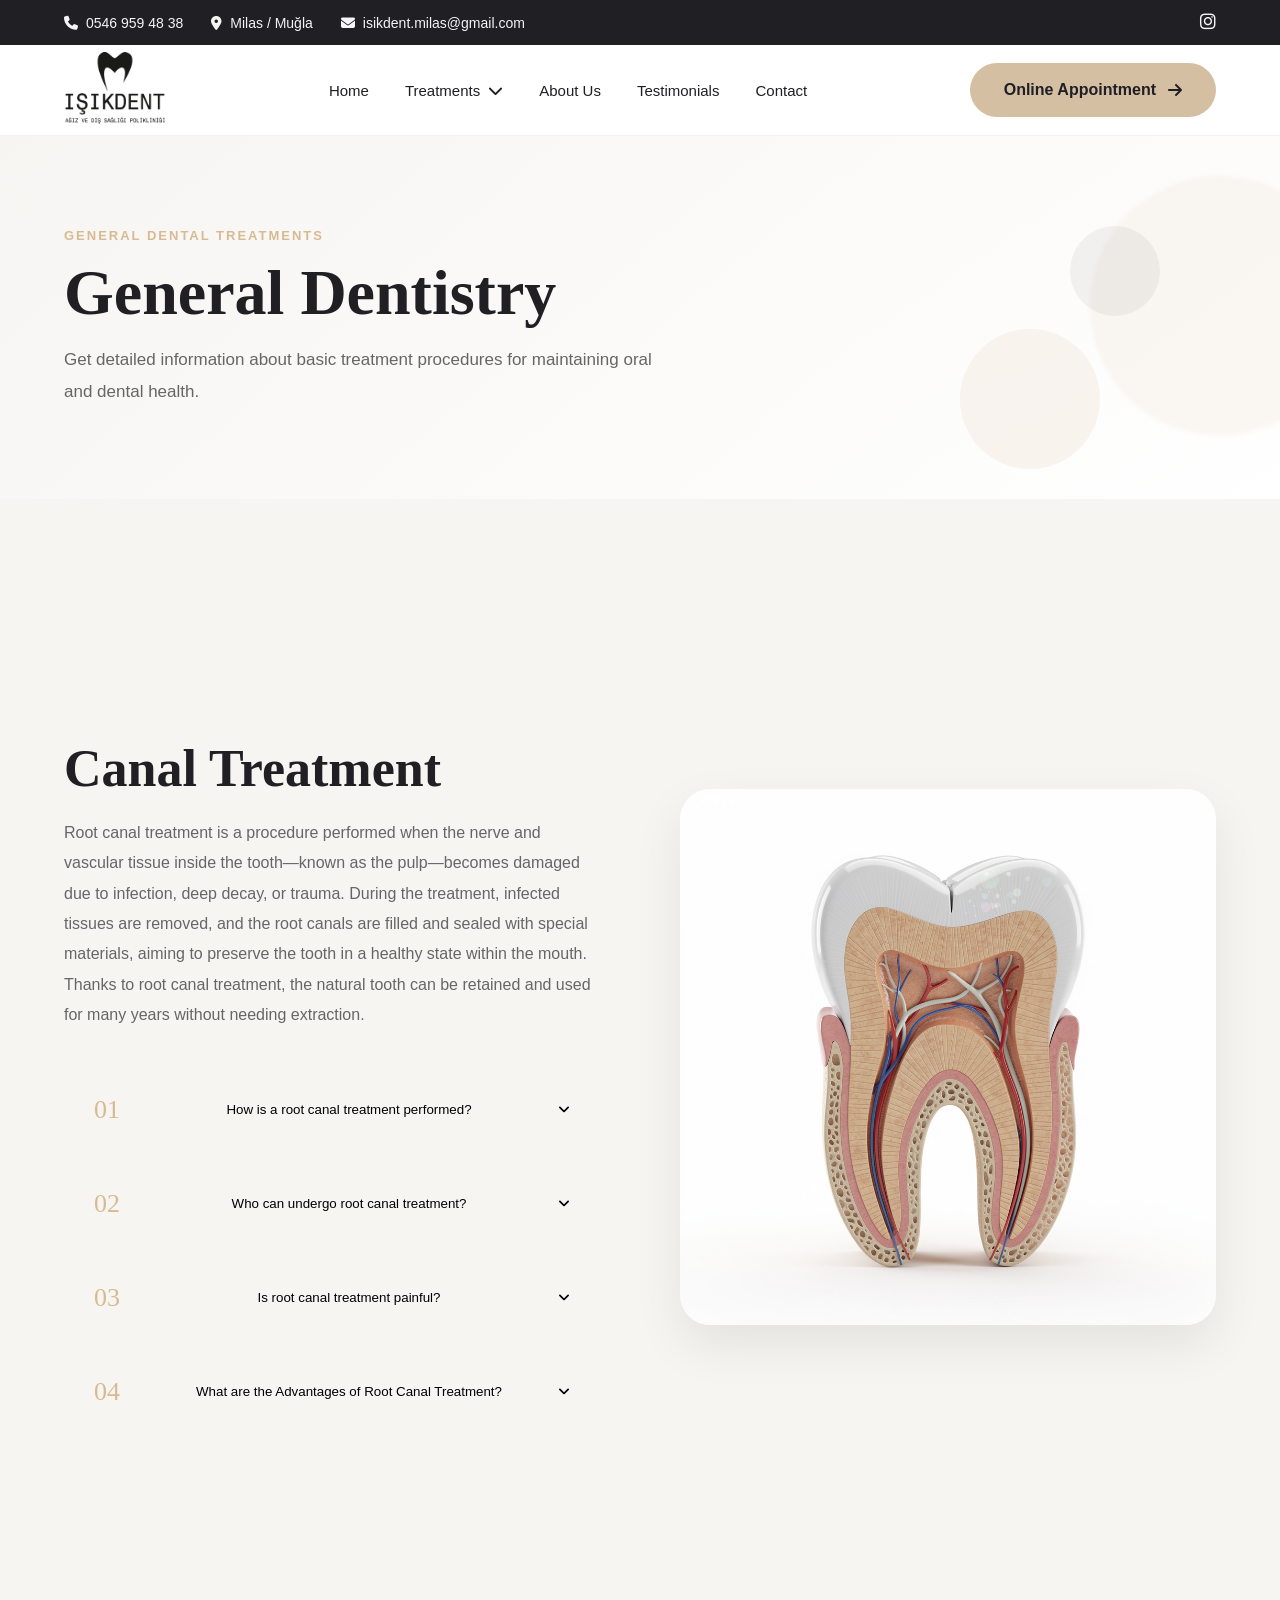
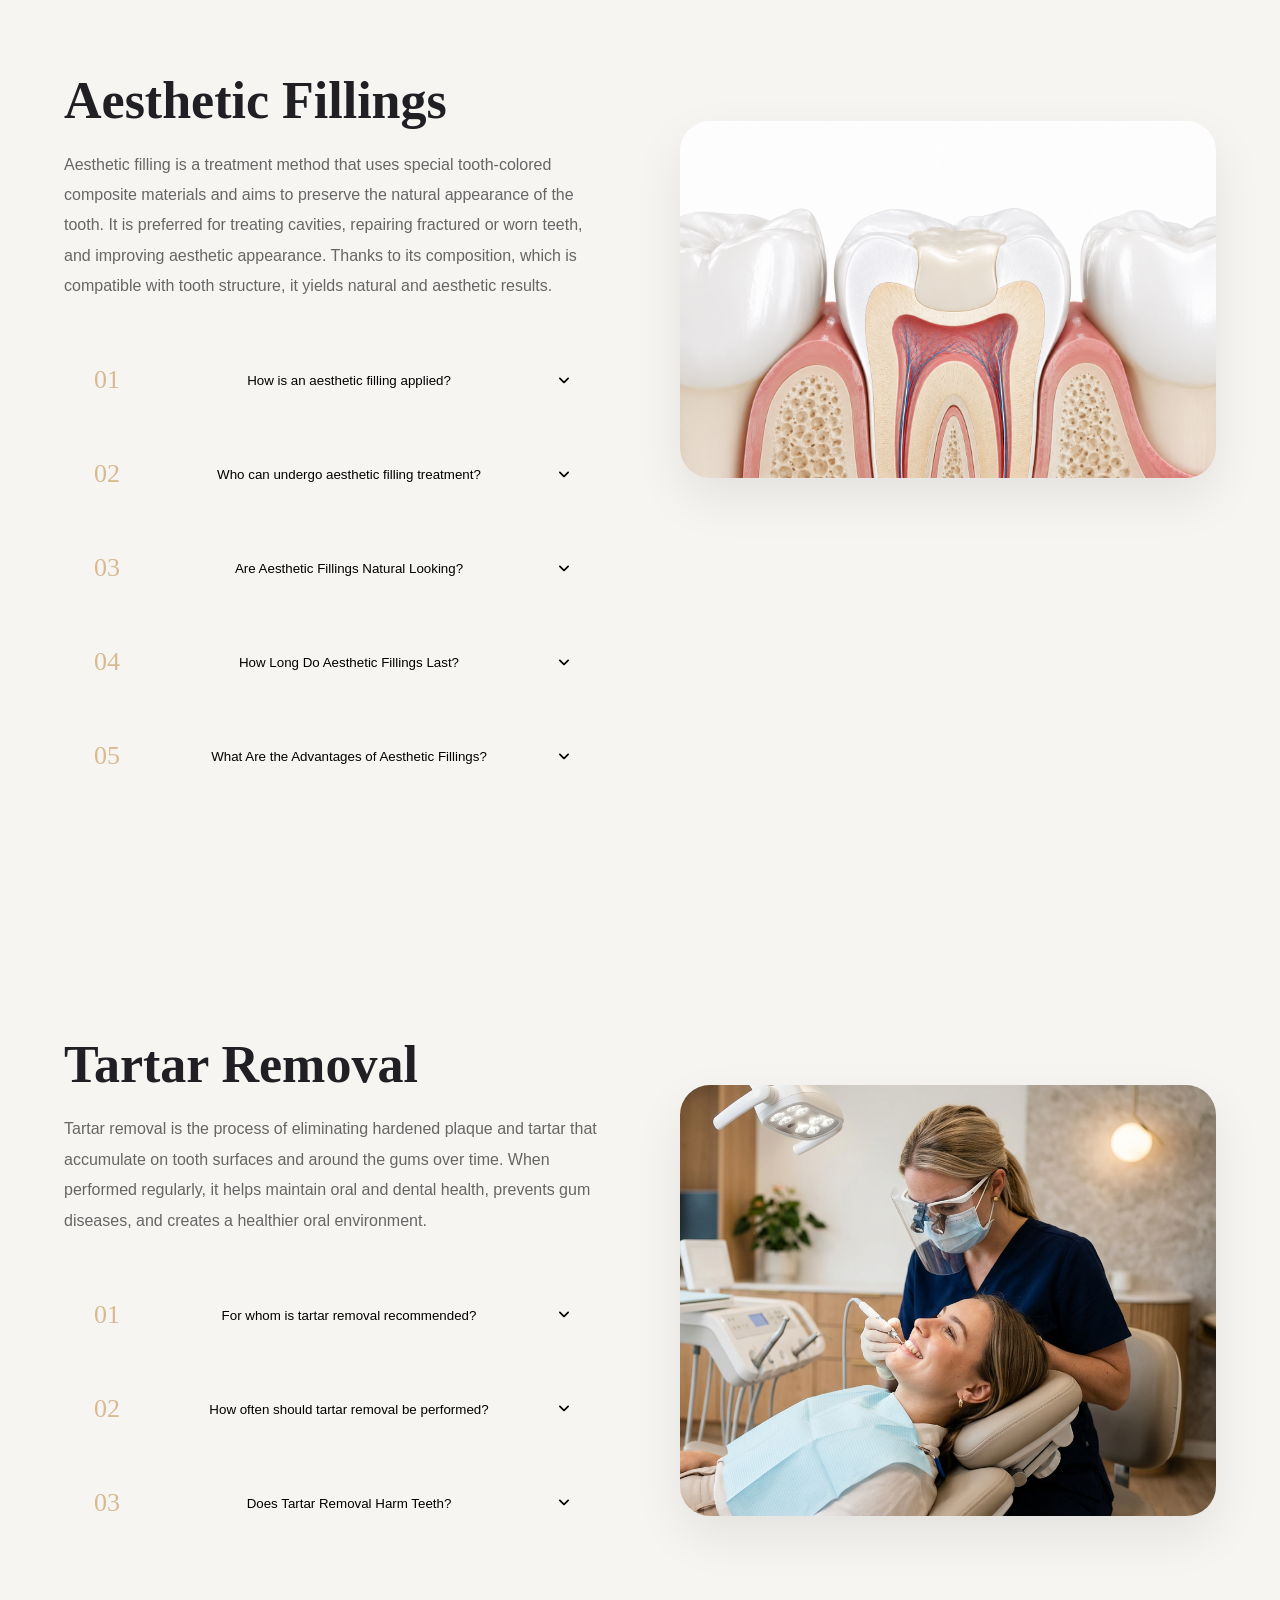
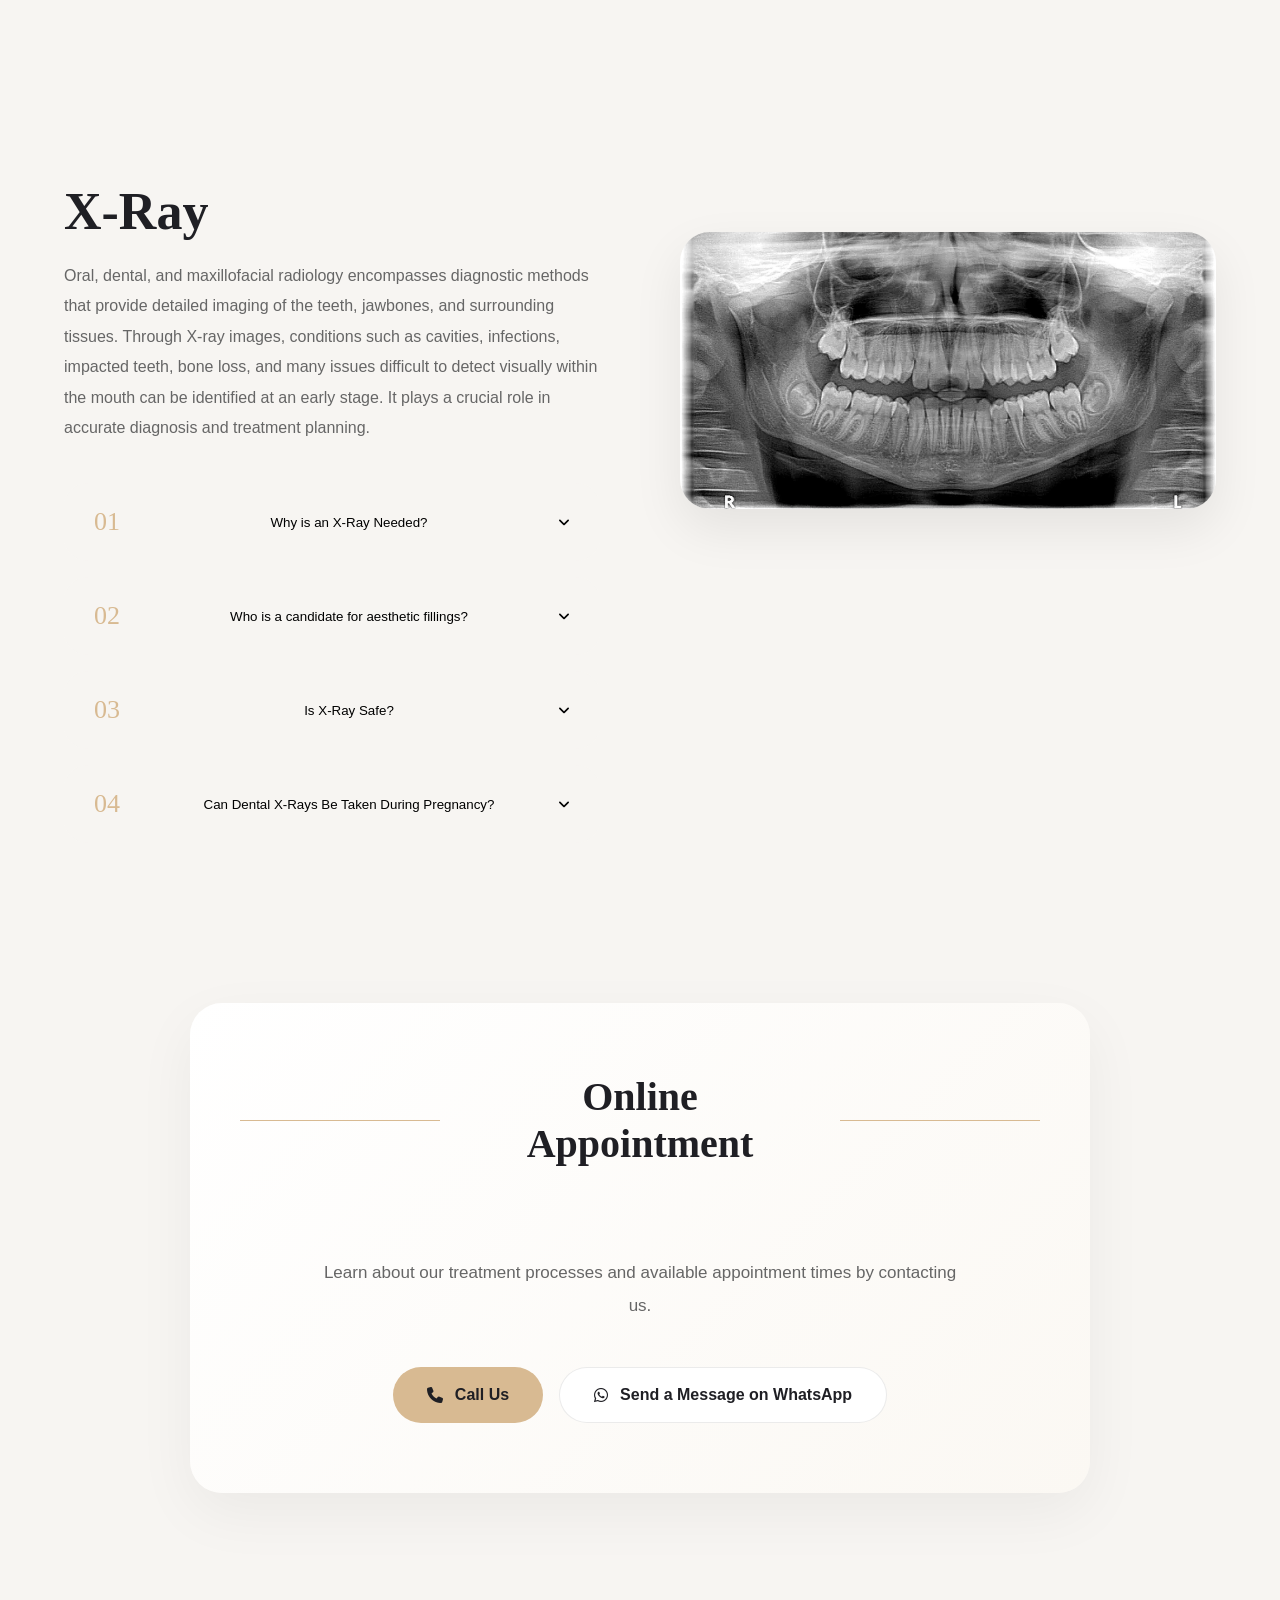
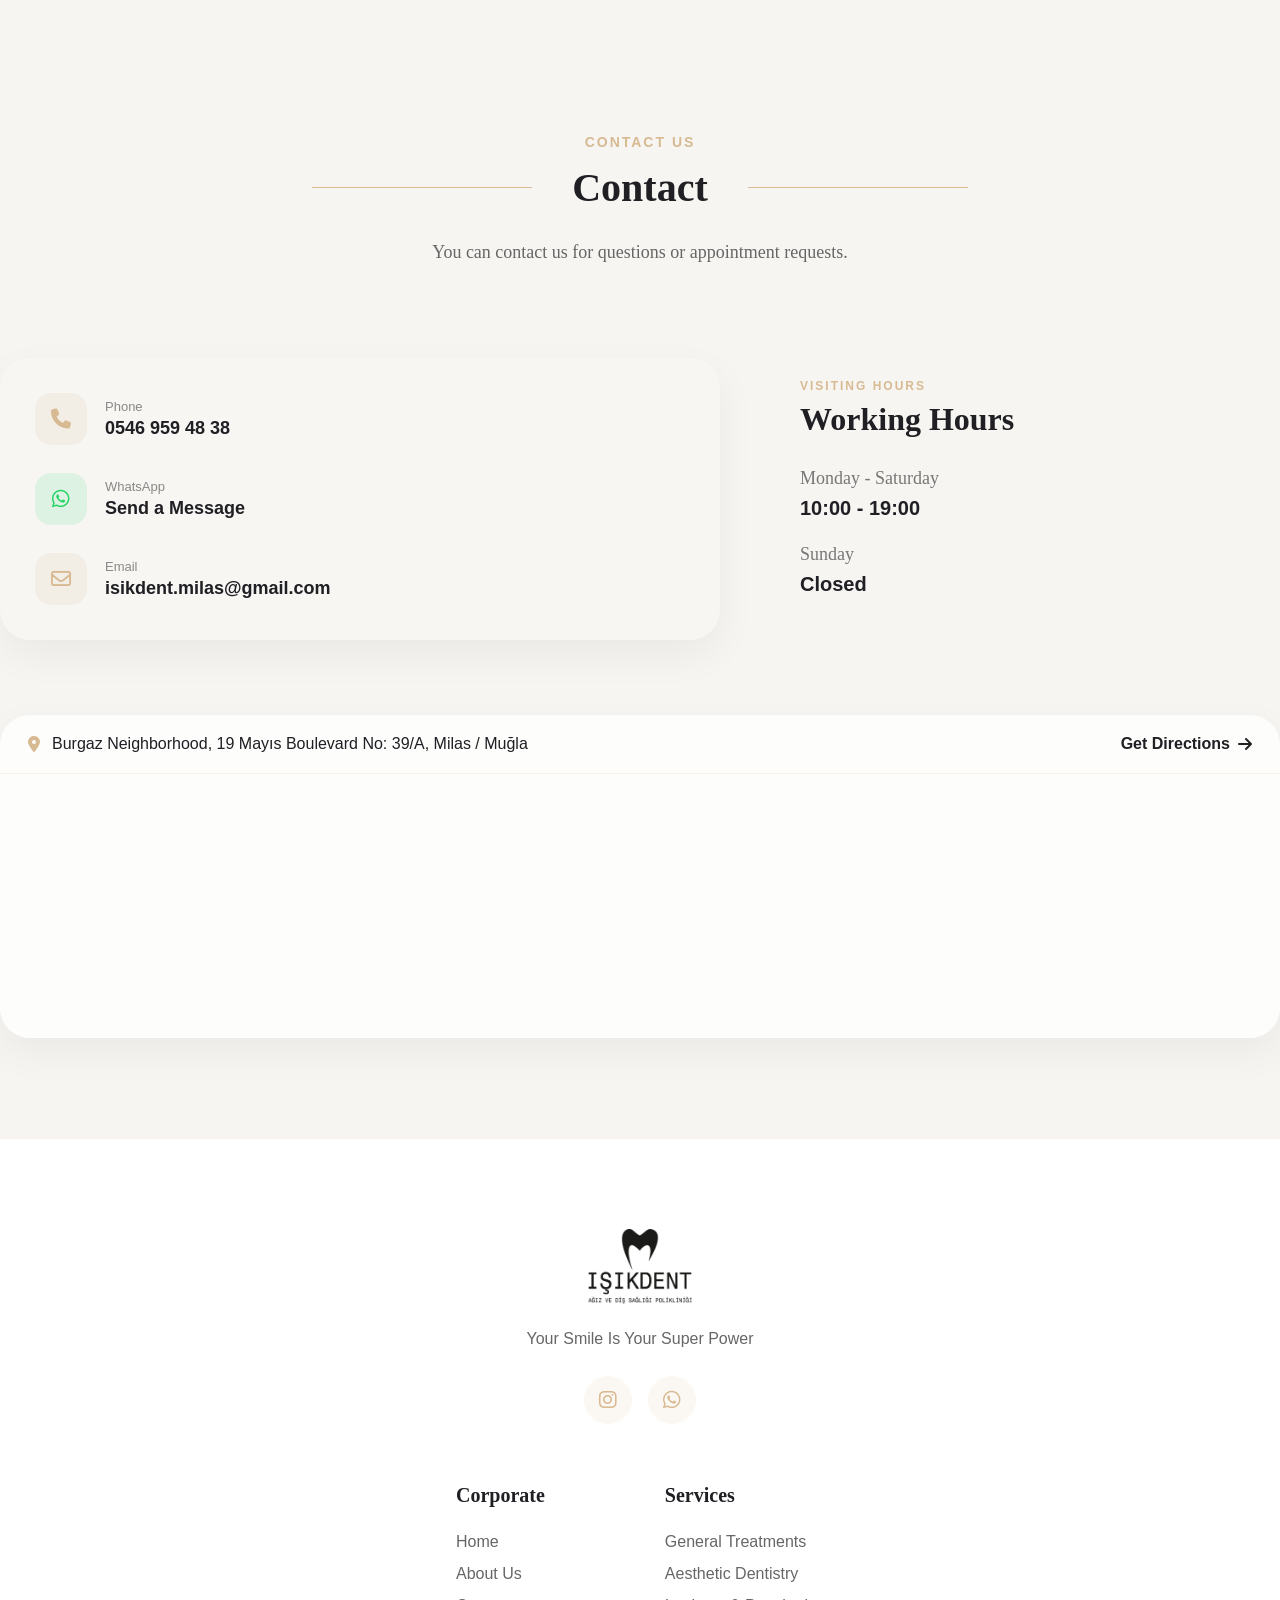
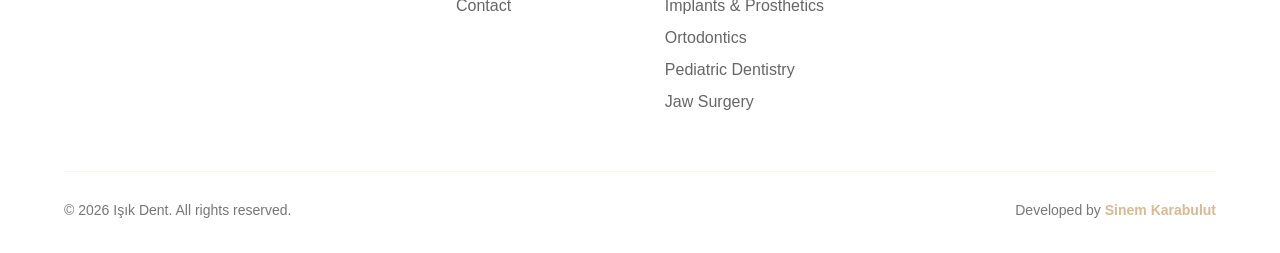
<file: general.html>
<!DOCTYPE html>
<html lang="en">

<head>
    <meta charset="UTF-8">
    <meta name="viewport" content="width=device-width, initial-scale=1.0">
    <title>Document</title>
    <link rel="stylesheet" href="style.css">
    <link rel="stylesheet" href="https://cdnjs.cloudflare.com/ajax/libs/font-awesome/6.5.1/css/all.min.css">
</head>

<body>

    <!-- TOP BAR -->
    <div class="top-bar">
        <div class="container top-bar-content">

            <div class="top-left">
                <a href="tel:+905469594838" class="top-item">
                    <i class="fa-solid fa-phone"></i>
                    <span>0546 959 48 38</span>
                </a>

                <a href="#" class="top-item">
                    <i class="fa-solid fa-location-dot"></i>
                    <span>Milas / Muğla</span>
                </a>

                <a href="mailto:isikdent.milas@gmail.com" class="top-item">
                    <i class="fa-solid fa-envelope"></i>
                    <span>isikdent.milas@gmail.com</span>
                </a>
            </div>

            <div class="top-right">
                <a href="#" class="social-icon">
                    <i class="fa-brands fa-instagram"></i>
                </a>
            </div>

        </div>
    </div>





    <!-- HEADER -->
    <header class="main-header">

        <div class="container header-content">

            <!-- LOGO -->
            <a href="index.html" class="logo">
                <img src="photos/logo.png" alt="Işık Dent Logo">
            </a>

            <!-- NAVIGATION -->
            <nav class="navbar">
                <a href="index.html">Home</a>
                <div class="dropdown">

                    <button class="dropdown-btn">
                        Treatments
                        <i class="fa-solid fa-chevron-down"></i>
                    </button>

                    <div class="dropdown-menu">

                        <!-- ITEM -->
                        <div class="dropdown-item">

                            <div class="dropdown-title">
                                General Treatments
                            </div>

                            <div class="submenu">
                                <a href="general.html#canal-treatment">Canal Treatment</a>
                                <a href="general.html#estetic-fillings">Aesthetic Fillings</a>
                                <a href="general.html#tooth-cleaning">Tooth Cleaning</a>
                                <a href="general.html#xray">X-Ray</a>
                            </div>

                        </div>

                        <!-- ITEM -->
                        <div class="dropdown-item">

                            <div class="dropdown-title">
                                Aesthetic Dentistry
                            </div>

                            <div class="submenu">
                                <a href="Aestheticdent.html#smile-design">Smile Design</a>
                                <a href="Aestheticdent.html#teeth-whitening">Teeth Whitening</a>
                                <a href="Aestheticdent.html#lamine-veneer">Lamine Veneer</a>
                                <a href="Aestheticdent.html#zirconium">Zirconium Crowns</a>
                            </div>

                        </div>

                        <!-- ITEM -->
                        <div class="dropdown-item">

                            <div class="dropdown-title">
                                Implants & Prosthetics
                            </div>

                            <div class="submenu">
                                <a href="implant.html#implant">Implant</a>
                                <a href="implant.html#prosthetic-teeth">Prosthetic Teeth</a>
                                <a href="implant.html#digital-prosthetics">Digital Prosthetics</a>
                            </div>

                        </div>

                        <!-- ITEM -->
                        <div class="dropdown-item">

                            <div class="dropdown-title">
                                Orthodontics
                            </div>

                            <div class="submenu">
                                <a href="ortodonti.html#transparent-plates">Transparent Plates</a>
                                <a href="ortodonti.html#braces-treatment">Braces Treatment</a>
                            </div>

                        </div>

                        <!-- ITEM -->
                        <div class="dropdown-item">

                            <div class="dropdown-title">
                                <a href="pedodonti.html#pedodonti-treatment" class="pedodonti-link">Pediatric
                                    Dentistry</a>
                            </div>

                        </div>

                        <!-- ITEM -->
                        <div class="dropdown-item">

                            <div class="dropdown-title">
                                Maxillofacial Surgery
                            </div>

                            <div class="submenu">
                                <a href="cenecerrahi.html#cenecerrahi">Maxillofacial Surgery</a>
                                <a href="cenecerrahi.html#sinus-lifting">Sinus Lifting</a>
                                <a href="cenecerrahi.html#bone-graft">Bone Graft</a>
                                <a href="cenecerrahi.html#buried-tooth">Embedded Tooth Extraction</a>
                            </div>

                        </div>

                    </div>

                </div>

                <a href="about.html">About Us</a>
                <a href="index.html#testimonials" class="smooth-scroll">Testimonials</a>
                <a href="index.html#contact" class="smooth-scroll">Contact</a>
            </nav>

            <!-- BUTTON -->
            <a href="index.html#appointment" class="appointment-btn">
                Online Appointment
                <i class="fa-solid fa-arrow-right"></i>
            </a>


            <!-- MOBILE MENU -->
            <div class="menu-toggle">☰</div>

        </div>
    </header>
    <div class="menu-overlay"></div>







    <section class="page-banner">

        <div class="container">

            <div class="banner-content">

                <span class="banner-subtitle">
                    General Dental Treatments
                </span>

                <h1>
                    General Dentistry
                </h1>

                <p>
                    Get detailed information about basic treatment procedures for maintaining oral and dental health.
                </p>

            </div>

        </div>

        <div class="banner-shape shape-1"></div>
        <div class="banner-shape shape-2"></div>
        <div class="banner-shape shape-3"></div>

    </section>


    <section class="treatment-detail" id="general-treatments">

        <section id="canal-treatment" class="treatment-detail">
            <div class="container">

                <div class="treatment-wrapper">

                    <!-- LEFT -->

                    <div class="treatment-content">
                        <h2>
                            Canal Treatment
                        </h2>

                        <p class="treatment-text">

                            Root canal treatment is a procedure performed when the nerve and vascular tissue inside the
                            tooth—known as the pulp—becomes damaged due to infection, deep decay, or trauma. During the
                            treatment, infected tissues are removed, and the root canals are filled and sealed with
                            special materials, aiming to preserve the tooth in a healthy state within the mouth. Thanks
                            to root canal treatment, the natural tooth can be retained and used for many years without
                            needing extraction.

                        </p>

                        <!-- ACCORDION -->

                        <div class="accordion">

                            <div class="accordion-item">

                                <button class="accordion-header">

                                    <span class="accordion-number">
                                        01
                                    </span>

                                    <span>
                                        How is a root canal treatment performed?
                                    </span>

                                    <i class="fa-solid fa-angle-down"></i>

                                </button>

                                <div class="accordion-content">

                                    <p>
                                        A detailed examination and radiographic assessment are performed prior to root
                                        canal treatment. After the infected or damaged nerve tissue is removed, the root
                                        canals are shaped and disinfected. Subsequently, the canals are sealed by
                                        filling them with specialized materials. In cases where necessary, fillings or
                                        crowns may also be applied to enhance the tooth's durability.
                                    </p>

                                </div>

                            </div>

                            <div class="accordion-item">

                                <button class="accordion-header">

                                    <span class="accordion-number">
                                        02
                                    </span>

                                    <span>
                                        Who can undergo root canal treatment?
                                    </span>

                                    <i class="fa-solid fa-angle-down"></i>

                                </button>

                                <div class="accordion-content">

                                    <p>
                                        Root canal treatment may be performed in cases involving deep cavities, dental
                                        trauma, advanced infections, or damage to the nerve tissue. It is an option for
                                        patients of all ages—including children and adults—provided the tooth can be
                                        saved. The suitability of the treatment is determined based on the tooth's
                                        condition and a specialist's examination.

                                    </p>

                                </div>

                            </div>

                            <div class="accordion-item">

                                <button class="accordion-header">

                                    <span class="accordion-number">
                                        03
                                    </span>

                                    <span>
                                        Is root canal treatment painful?
                                    </span>

                                    <i class="fa-solid fa-angle-down"></i>

                                </button>

                                <div class="accordion-content">

                                    <p>

                                        Initially, mild sensitivity may be experienced.
                                        This condition usually resolves within a short period.

                                    </p>

                                </div>

                            </div>

                            <div class="accordion-item">

                                <button class="accordion-header">

                                    <span class="accordion-number">
                                        04
                                    </span>

                                    <span>
                                        What are the Advantages of Root Canal Treatment?
                                    </span>

                                    <i class="fa-solid fa-angle-down"></i>

                                </button>

                                <div class="accordion-content">

                                    <ul>
                                        <li> Preserves the natural tooth and maintains its function. </li>
                                        <li> Prevents the spread of infection to surrounding tissues. </li>
                                        <li> Reduces pain and discomfort caused by dental infections. </li>
                                        <li> Enhances oral health and overall well-being. </li>
                                        <li> Can be performed in a single or multiple sessions, depending on the case.
                                        </li>

                                    </ul>

                                </div>

                            </div>

                        </div>

                    </div>
                    <!-- RIGHT -->

                    <div class="treatment-image">

                        <img src="photos/kanal.jpeg" alt="Kanal Tedavisi">

                    </div>

                </div>


            </div>
        </section>

        <section id="estetic-fillings" class="treatment-detail">
            <div class="container">

                <div class="treatment-wrapper">

                    <!-- LEFT -->

                    <div class="treatment-content">

                        <h2>
                            Aesthetic Fillings
                        </h2>

                        <p class="treatment-text">

                            Aesthetic filling is a treatment method that uses special tooth-colored composite materials
                            and aims to preserve the natural appearance of the tooth. It is preferred for treating
                            cavities, repairing fractured or worn teeth, and improving aesthetic appearance. Thanks to
                            its composition, which is compatible with tooth structure, it yields natural and aesthetic
                            results.
                        </p>

                        <!-- ACCORDION -->

                        <div class="accordion">

                            <div class="accordion-item">

                                <button class="accordion-header">

                                    <span class="accordion-number">
                                        01
                                    </span>

                                    <span>
                                        How is an aesthetic filling applied?
                                    </span>

                                    <i class="fa-solid fa-angle-down"></i>

                                </button>

                                <div class="accordion-content">

                                    <p>
                                        Before treatment, the tooth is thoroughly evaluated, and any decayed or damaged
                                        tissue is removed as necessary. Subsequently, a filling material matching the
                                        tooth color is applied in layers and shaped. Finally, the filling is hardened
                                        using special light devices and polished to achieve an appearance that blends
                                        naturally with the tooth.
                                    </p>

                                </div>

                            </div>

                            <div class="accordion-item">

                                <button class="accordion-header">

                                    <span class="accordion-number">
                                        02
                                    </span>

                                    <span>
                                        Who can undergo aesthetic filling treatment?
                                    </span>

                                    <i class="fa-solid fa-angle-down"></i>

                                </button>

                                <div class="accordion-content">

                                    <p>
                                        Aesthetic fillings can be used for patients with teeth that have suffered
                                        structural loss due to decay, or that are fractured, cracked, or misshapen.
                                        Suitable for both front and back teeth, this treatment method helps meet both
                                        functional and aesthetic expectations. Suitability is determined following a
                                        professional examination.
                                    </p>

                                </div>

                            </div>

                            <div class="accordion-item">

                                <button class="accordion-header">

                                    <span class="accordion-number">
                                        03
                                    </span>

                                    <span>
                                        Are Aesthetic Fillings Natural Looking?
                                    </span>

                                    <i class="fa-solid fa-angle-down"></i>

                                </button>

                                <div class="accordion-content">

                                    <p>
                                        The materials used for aesthetic fillings are selected to mimic the natural
                                        color and structure of the tooth. This ensures a harmonious appearance between
                                        the filling and the natural tooth. Particularly when applied to front teeth, the
                                        filling is very difficult to detect—provided there is proper planning and
                                        application.

                                    </p>

                                </div>

                            </div>



                            <div class="accordion-item">

                                <button class="accordion-header">

                                    <span class="accordion-number">
                                        04
                                    </span>

                                    <span>
                                        How Long Do Aesthetic Fillings Last?
                                    </span>

                                    <i class="fa-solid fa-angle-down"></i>

                                </button>

                                <div class="accordion-content">

                                    <p>
                                        The lifespan of aesthetic fillings may vary depending on the treatment site,
                                        oral hygiene, and the individual's habits. With regular oral care and routine
                                        dental check-ups, they can remain in good condition for many years.
                                    </p>

                                </div>

                            </div>



                            <div class="accordion-item">

                                <button class="accordion-header">

                                    <span class="accordion-number">
                                        05
                                    </span>

                                    <span>
                                        What Are the Advantages of Aesthetic Fillings?
                                    </span>

                                    <i class="fa-solid fa-angle-down"></i>

                                </button>

                                <div class="accordion-content">

                                    <ul>
                                        <li> Offers an aesthetic appearance by blending with the natural tooth color.
                                        </li>
                                        <li> Helps preserve tooth structure as much as possible. </li>
                                        <li> Provides an effective solution for repairing fractures, cracks, and
                                            cavities. </li>
                                        <li> Is a practical treatment option that can be completed in a single session.
                                        </li>
                                        <li> Can be used on both front and back teeth. </li>
                                        <li> Is a durable procedure that can last for many years with proper care. </li>
                                    </ul>

                                </div>

                            </div>

                        </div>

                    </div>
                    <!-- RIGHT -->

                    <div class="treatment-image">

                        <img src="photos/dolgu.png" alt="">

                    </div>

                </div>


            </div>
        </section>

        <section id="tooth-cleaning" class="treatment-detail">
            <div class="container">

                <div class="treatment-wrapper">

                    <!-- LEFT -->

                    <div class="treatment-content">

                        <h2>
                            Tartar Removal
                        </h2>

                        <p class="treatment-text">

                            Tartar removal is the process of eliminating hardened plaque and tartar that accumulate on
                            tooth surfaces and around the gums over time. When performed regularly, it helps maintain
                            oral and dental health, prevents gum diseases, and creates a healthier oral environment.

                        </p>

                        <!-- ACCORDION -->

                        <div class="accordion">

                            <div class="accordion-item">

                                <button class="accordion-header">

                                    <span class="accordion-number">
                                        01
                                    </span>

                                    <span>
                                        For whom is tartar removal recommended?
                                    </span>

                                    <i class="fa-solid fa-angle-down"></i>

                                </button>

                                <div class="accordion-content">

                                    <p>
                                        Tartar removal is recommended for individuals who have tartar buildup, bleeding
                                        gums, or those who want to maintain better oral hygiene. It is typically
                                        performed during regular dental checkups.
                                    </p>

                                </div>

                            </div>

                            <div class="accordion-item">

                                <button class="accordion-header">

                                    <span class="accordion-number">
                                        02
                                    </span>

                                    <span>
                                        How often should tartar removal be performed?
                                    </span>

                                    <i class="fa-solid fa-angle-down"></i>

                                </button>

                                <div class="accordion-content">

                                    <p>
                                        Tartar formation varies from person to person. Generally, an assessment once or
                                        twice a year as part of regular dental check-ups is recommended; however, for
                                        individuals prone to tartar buildup, it may be performed more frequently based
                                        on the dentist's recommendation.
                                    </p>

                                </div>

                            </div>



                            <div class="accordion-item">

                                <button class="accordion-header">

                                    <span class="accordion-number">
                                        03
                                    </span>

                                    <span>
                                        Does Tartar Removal Harm Teeth?
                                    </span>

                                    <i class="fa-solid fa-angle-down"></i>

                                </button>

                                <div class="accordion-content">

                                    <p>
                                        When performed by a specialist using the correct techniques, tartar removal does
                                        not damage the teeth. On the contrary, it helps preserve dental and gum health
                                        by removing tartar deposits that accumulate on the tooth surface and can
                                        negatively affect oral health.
                                    </p>

                                </div>

                            </div>

                        </div>

                    </div>
                    <!-- RIGHT -->

                    <div class="treatment-image">

                        <img src="photos/distası.png" alt="Diş Taşı Temizliği">

                    </div>

                </div>


            </div>
        </section>

        <section id="xray" class="treatment-detail">
            <div class="container">

                <div class="treatment-wrapper">

                    <!-- LEFT -->

                    <div class="treatment-content">

                        <h2>
                            X-Ray
                        </h2>

                        <p class="treatment-text">

                            Oral, dental, and maxillofacial radiology encompasses diagnostic methods that provide
                            detailed imaging of the teeth, jawbones, and surrounding tissues. Through X-ray images,
                            conditions such as cavities, infections, impacted teeth, bone loss, and many issues
                            difficult to detect visually within the mouth can be identified at an early stage. It plays
                            a crucial role in accurate diagnosis and treatment planning.

                        </p>

                        <!-- ACCORDION -->

                        <div class="accordion">

                            <div class="accordion-item">

                                <button class="accordion-header">

                                    <span class="accordion-number">
                                        01
                                    </span>

                                    <span>
                                        Why is an X-Ray Needed?
                                    </span>

                                    <i class="fa-solid fa-angle-down"></i>

                                </button>

                                <div class="accordion-content">

                                    <p>
                                        Some oral and dental problems may not be fully assessed through a clinical
                                        examination alone. X-ray images facilitate an accurate diagnosis by enabling a
                                        detailed examination of the teeth and jaw structure. This allows the treatment
                                        process to be carried out in a safer and more planned manner.
                                    </p>

                                </div>

                            </div>

                            <div class="accordion-item">

                                <button class="accordion-header">

                                    <span class="accordion-number">
                                        02
                                    </span>

                                    <span>
                                        Who is a candidate for aesthetic fillings?
                                    </span>

                                    <i class="fa-solid fa-angle-down"></i>

                                </button>

                                <div class="accordion-content">

                                    <p>
                                        Aesthetic fillings can be used for patients with teeth that have suffered
                                        structural loss due to decay, or that are fractured, cracked, or misshapen.
                                        Suitable for both anterior and posterior teeth, this treatment method helps meet
                                        both functional and aesthetic expectations. Suitability is determined following
                                        a professional examination.
                                    </p>

                                </div>

                            </div>

                            <div class="accordion-item">

                                <button class="accordion-header">

                                    <span class="accordion-number">
                                        03
                                    </span>

                                    <span>
                                        Is X-Ray Safe?
                                    </span>

                                    <i class="fa-solid fa-angle-down"></i>

                                </button>

                                <div class="accordion-content">

                                    <p>
                                        Modern digital X-ray systems use a very low dose of radiation to obtain images.
                                        With protective equipment and up-to-date technology, the procedure is performed
                                        safely. When necessary, it provides significant benefits for diagnosis and
                                        treatment planning.
                                    </p>

                                </div>

                            </div>



                            <div class="accordion-item">

                                <button class="accordion-header">

                                    <span class="accordion-number">
                                        04
                                    </span>

                                    <span>
                                        Can Dental X-Rays Be Taken During Pregnancy?
                                    </span>

                                    <i class="fa-solid fa-angle-down"></i>

                                </button>

                                <div class="accordion-content">

                                    <p>
                                        Dental X-rays can be taken during pregnancy only when necessary and with appropriate
                                        protective measures. The patient's pregnancy status must always be disclosed to the
                                        dentist. The dentist will determine the most suitable approach in necessary cases.
                                    </p>

                                </div>

                            </div>

                        </div>

                    </div>
                    <!-- RIGHT -->

                    <div class="treatment-image">

                        <img src="photos/xray.jpg" alt="Dental X-Ray">

                    </div>

                </div>


            </div>
        </section>

    </section>






  
<!--Appointment-->

   <section id="appointment">
    <div class="appointment-section">
    <div class="container">

        <div class="appointment-box fade-up">

            <div class="section-heading">

                <div class="section-title-row">

                    <div class="line"></div>

                    <h2 class="section-maintitle">
                        Online Appointment
                    </h2>

                    <div class="line"></div>

                </div>

            </div>

            <p class="appointment-text">

                Learn about our treatment processes and available appointment times
                by contacting us.

            </p>

            <div class="appointment-buttons">

                <a href="tel:+905469594838"
                   class="appointment-btn phone-btn">

                    <i class="fa-solid fa-phone"></i>

                    Call Us

                </a>

                <a href="https://wa.me/905469594838"
                   target="_blank"
                   class="appointment-btn whatsapp-btn">

                    <i class="fa-brands fa-whatsapp"></i>

                    Send a Message on WhatsApp

                </a>

            </div>

        </div>

    </div>
    </div>
</section>




<!--CONTACT-->
    <section id="contact">

    <div class="contact-section">
        
        <div class="section-heading">

            <span class="section-subtitle fade-up">
                Contact Us
            </span>

            <div class="section-title-row fade-up">

                <div class="line"></div>

                <h2 class="section-maintitle">
                    Contact
                </h2>

                <div class="line"></div>

            </div>

            <p class="contact-subtext fade-up">
                    You can contact us for questions or appointment requests.
            </p>

        </div>

        <!-- TOP CARD -->

        <div class="contact-top">

            <!-- LEFT -->

            <div class="contact-info-card fade-up">

                <a href="tel:+905469594838" class="contact-row">

                    <div class="contact-icon">
                        <i class="fa-solid fa-phone"></i>
                    </div>

                    <div>

                        <small>Phone</small>

                        <strong>0546 959 48 38</strong>

                    </div>

                </a>

                <a href="https://wa.me/905469594838" target="_blank" class="contact-row">
                    <!--_blank yeni sekmede açar-->

                    <div class="contact-icon whatsapp">

                        <i class="fa-brands fa-whatsapp"></i>

                    </div>

                    <div>

                        <small>WhatsApp</small>

                        <strong>Send a Message</strong>

                    </div>

                </a>

                <a href="mailto:isikdent.milas@gmail.com" class="contact-row">

                    <div class="contact-icon">

                        <i class="fa-regular fa-envelope"></i>

                    </div>

                    <div>

                        <small>Email</small>

                        <strong>isikdent.milas@gmail.com</strong>

                    </div>

                </a>

            </div>

            <!-- RIGHT -->

            <div class="working-hours fade-up">

                <span class="working-hours-mini">
                    VISITING HOURS
                </span>

                <h3>
                    Working Hours
                </h3>

                <div class="hours-group">

                    <p>
                        Monday - Saturday
                    </p>

                    <strong>
                        10:00 - 19:00
                    </strong>

                </div>

                <div class="hours-group">

                    <p>
                        Sunday
                    </p>

                    <strong>
                        Closed
                    </strong>

                </div>

            </div>

        </div>

        <!-- MAP -->

        <div class="contact-map fade-up">

            <div class="map-top">

                <div class="map-address">

                    <i class="fa-solid fa-location-dot"></i>

                    <a href="https://maps.google.com/?q=Burgaz+Mahallesi+19+Mayıs+Bulvarı+No:39/A+Milas+Muğla"
                        target="_blank">

                        Burgaz Neighborhood, 19 Mayıs Boulevard
                        No: 39/A, Milas / Muğla

                    </a>

                </div>

                <a href="https://maps.google.com/?q=Burgaz+Mahallesi+19+Mayıs+Bulvarı+No:39/A+Milas+Muğla"
                    target="_blank" class="route-link">

                    Get Directions

                    <i class="fa-solid fa-arrow-right"></i>

                </a>

            </div>

            <iframe
                src="https://www.google.com/maps?q=Burgaz+Mahallesi+19+Mayıs+Bulvarı+No:39/A+Milas+Muğla&output=embed"
                loading="lazy">
            </iframe>

        </div>

    </div>
    </section>





<footer class="footer">

    <div class="container">

        <div class="footer-top">

            <img
                src="photos/logo.png"
                alt="Işık Dent"
                class="footer-logo">

            <p class="footer-slogan">

                Your Smile Is Your Super Power

            </p>

            <div class="footer-socials">

                <a href="https://www.instagram.com/isik.dent/">
                    <i class="fa-brands fa-instagram"></i>
                </a>

                <a href="https://wa.me/905469594838"
                   target="_blank">
                    <i class="fa-brands fa-whatsapp"></i>
                </a>

            </div>

        </div>

        <div class="footer-links">

            <div class="footer-column">

                <h4>Corporate</h4>

                <a href="index.html">Home</a>
                <a href="about.html">About Us</a>
                <a href="index.html#contact">Contact</a>

            </div>

            <div class="footer-column">

                <h4>Services</h4>

                <a href="general.html">General Treatments</a>
                <a href="Aestheticdent.html">Aesthetic Dentistry</a>
                <a href="implant.html">Implants & Prosthetics</a>
                <a href="ortodonti.html">Ortodontics</a>
                <a href="pedodonti.html">Pediatric Dentistry</a>
                <a href="cenecerrahi.html">Jaw Surgery</a>

            </div>

        </div>

        <div class="footer-bottom">

            <p>
                © 2026 Işık Dent.
                All rights reserved.
            </p>

            <p class="developer">

                Developed by
                <span>Sinem Karabulut</span>

            </p>

        </div>

    </div>

</footer>




    <!-- FONT AWESOME -->
    <link rel="stylesheet" href="https://cdnjs.cloudflare.com/ajax/libs/font-awesome/6.5.2/css/all.min.css" />
    <script>

        const dropdownTitles = document.querySelectorAll(".dropdown-title");

        dropdownTitles.forEach(title => {

            title.addEventListener("click", () => {

                const parent = title.parentElement;

                parent.classList.toggle("active");

            });

        });

    </script>



    <script>

        const fadeElements = document.querySelectorAll(".fade-up, .about-image");

        const observer = new IntersectionObserver((entries) => {

            entries.forEach((entry) => {

                if (entry.isIntersecting) {

                    entry.target.classList.add("show");

                }

            });

        }, {
            threshold: 0.15
        });

        fadeElements.forEach((element) => {
            observer.observe(element);
        });

    </script>

    <script>

        const menuToggle = document.querySelector(".menu-toggle");
        const navbar = document.querySelector(".navbar");
        const menuOverlay = document.querySelector(".menu-overlay");

        function closeMenu() {
            navbar.classList.remove("active");
            menuOverlay.classList.remove("active");
            menuToggle.querySelector("i").classList.remove("fa-xmark");
            menuToggle.querySelector("i").classList.add("fa-bars");
        }

        menuToggle.addEventListener("click", () => {

            navbar.classList.toggle("active");
            menuOverlay.classList.toggle("active");

            const icon = menuToggle.querySelector("i");
            icon.classList.toggle("fa-bars");
            icon.classList.toggle("fa-xmark");

        });

        menuOverlay.addEventListener("click", closeMenu);

        /* close menu when a nav link is tapped (so it doesn't stay open after navigating) */
        document.querySelectorAll(".navbar a").forEach(link => {
            link.addEventListener("click", closeMenu);
        });

        /* DROPDOWN TOGGLE ON MOBILE (tap instead of hover) */

        const dropdownBtns = document.querySelectorAll(".dropdown-btn");

        dropdownBtns.forEach(btn => {

            btn.addEventListener("click", () => {

                const dropdown = btn.parentElement;
                dropdown.classList.toggle("active");

            });

        });

    </script>


    <script>

        const accordionItems =
            document.querySelectorAll(".accordion-item");

        accordionItems.forEach(item => {

            const header =
                item.querySelector(".accordion-header");

            header.addEventListener("click", () => {

                accordionItems.forEach(other => {

                    if (other !== item) {

                        other.classList.remove("active");
                    }

                });

                item.classList.toggle("active");

            });

        });

    </script>
</body>

</html>
</file>
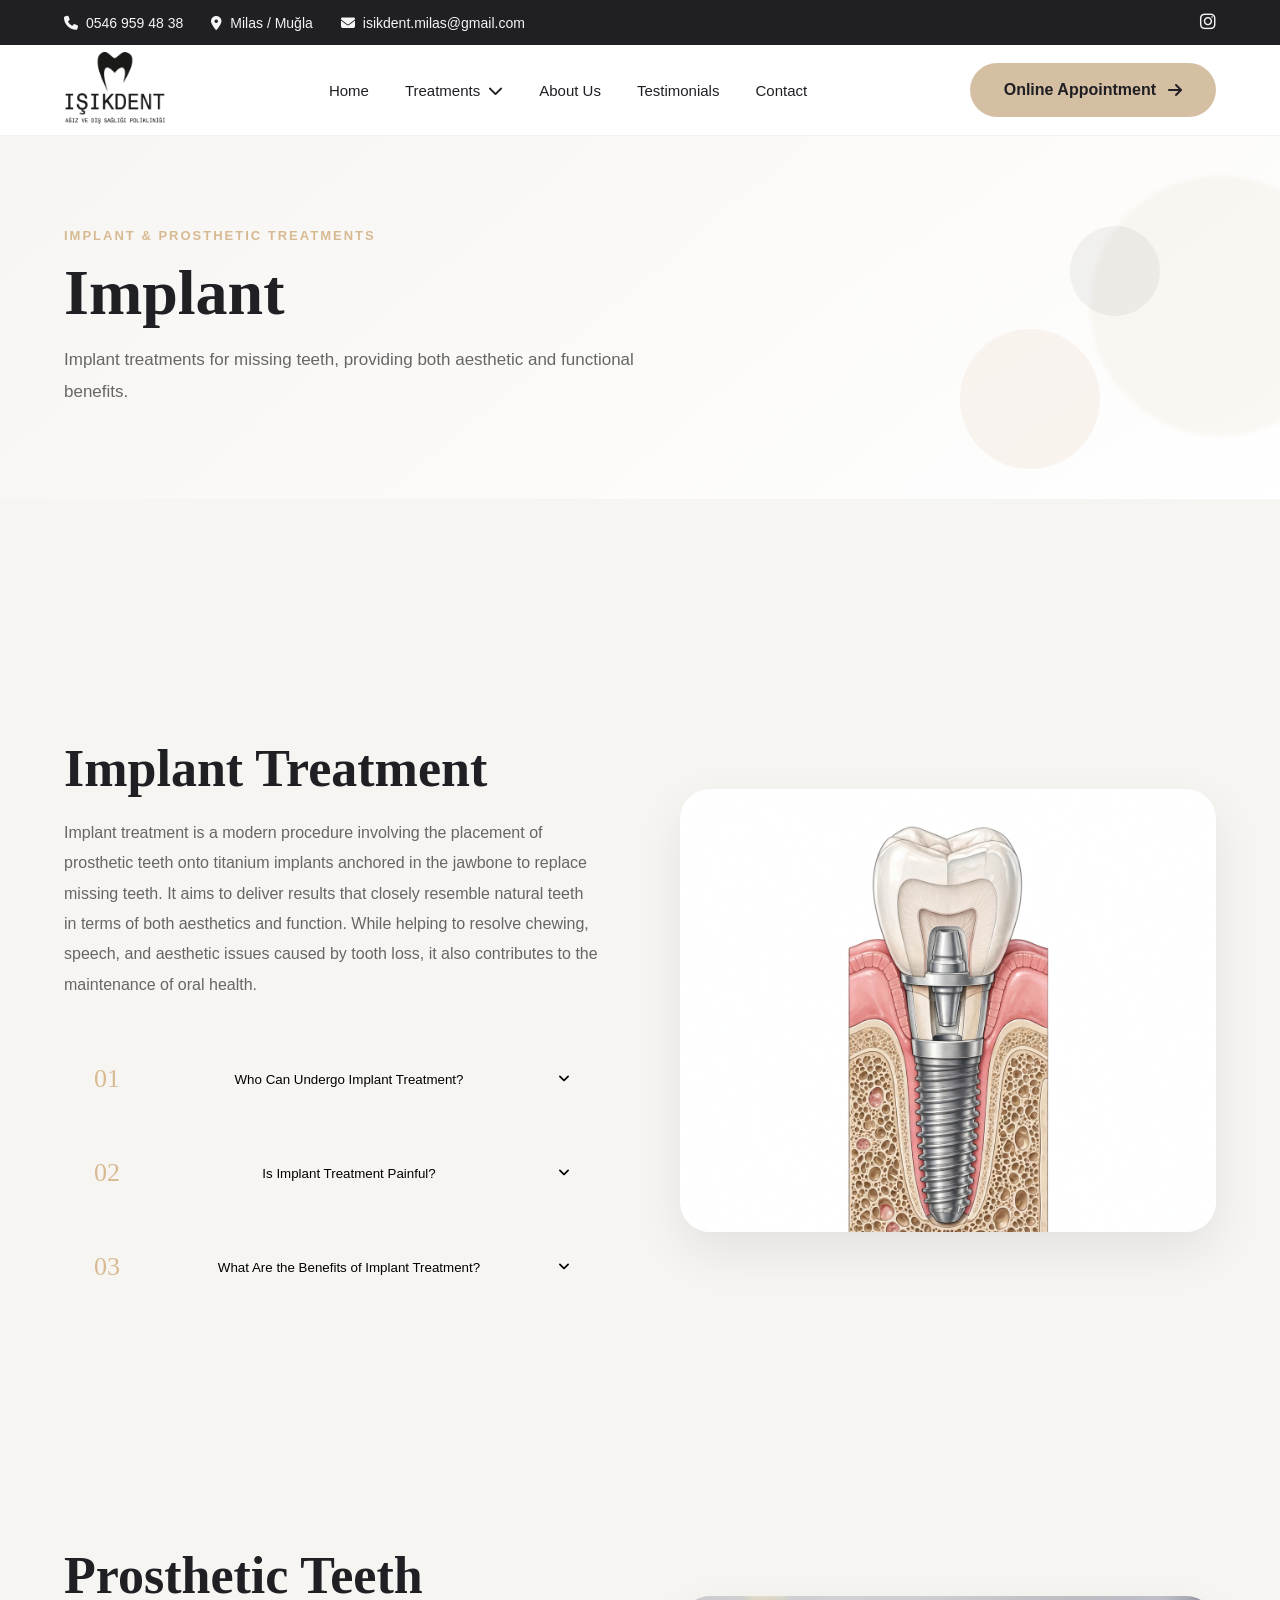
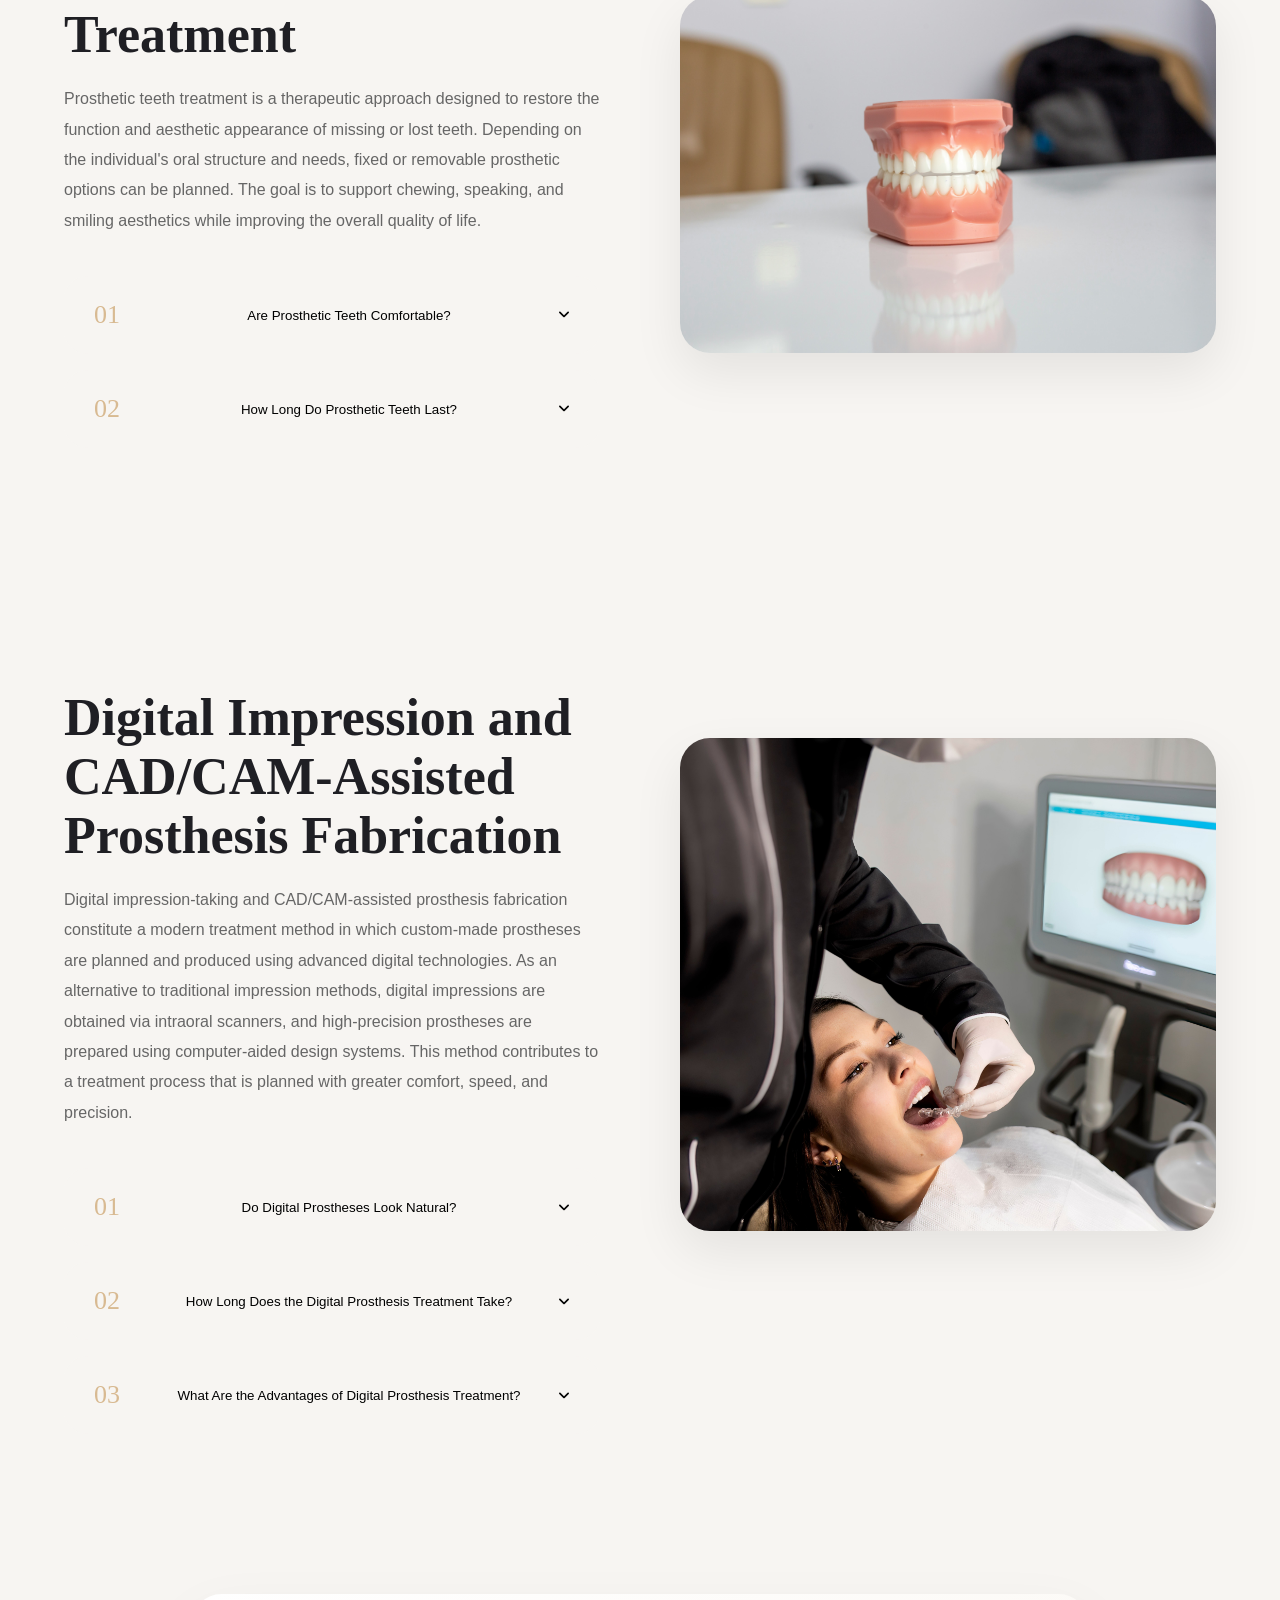
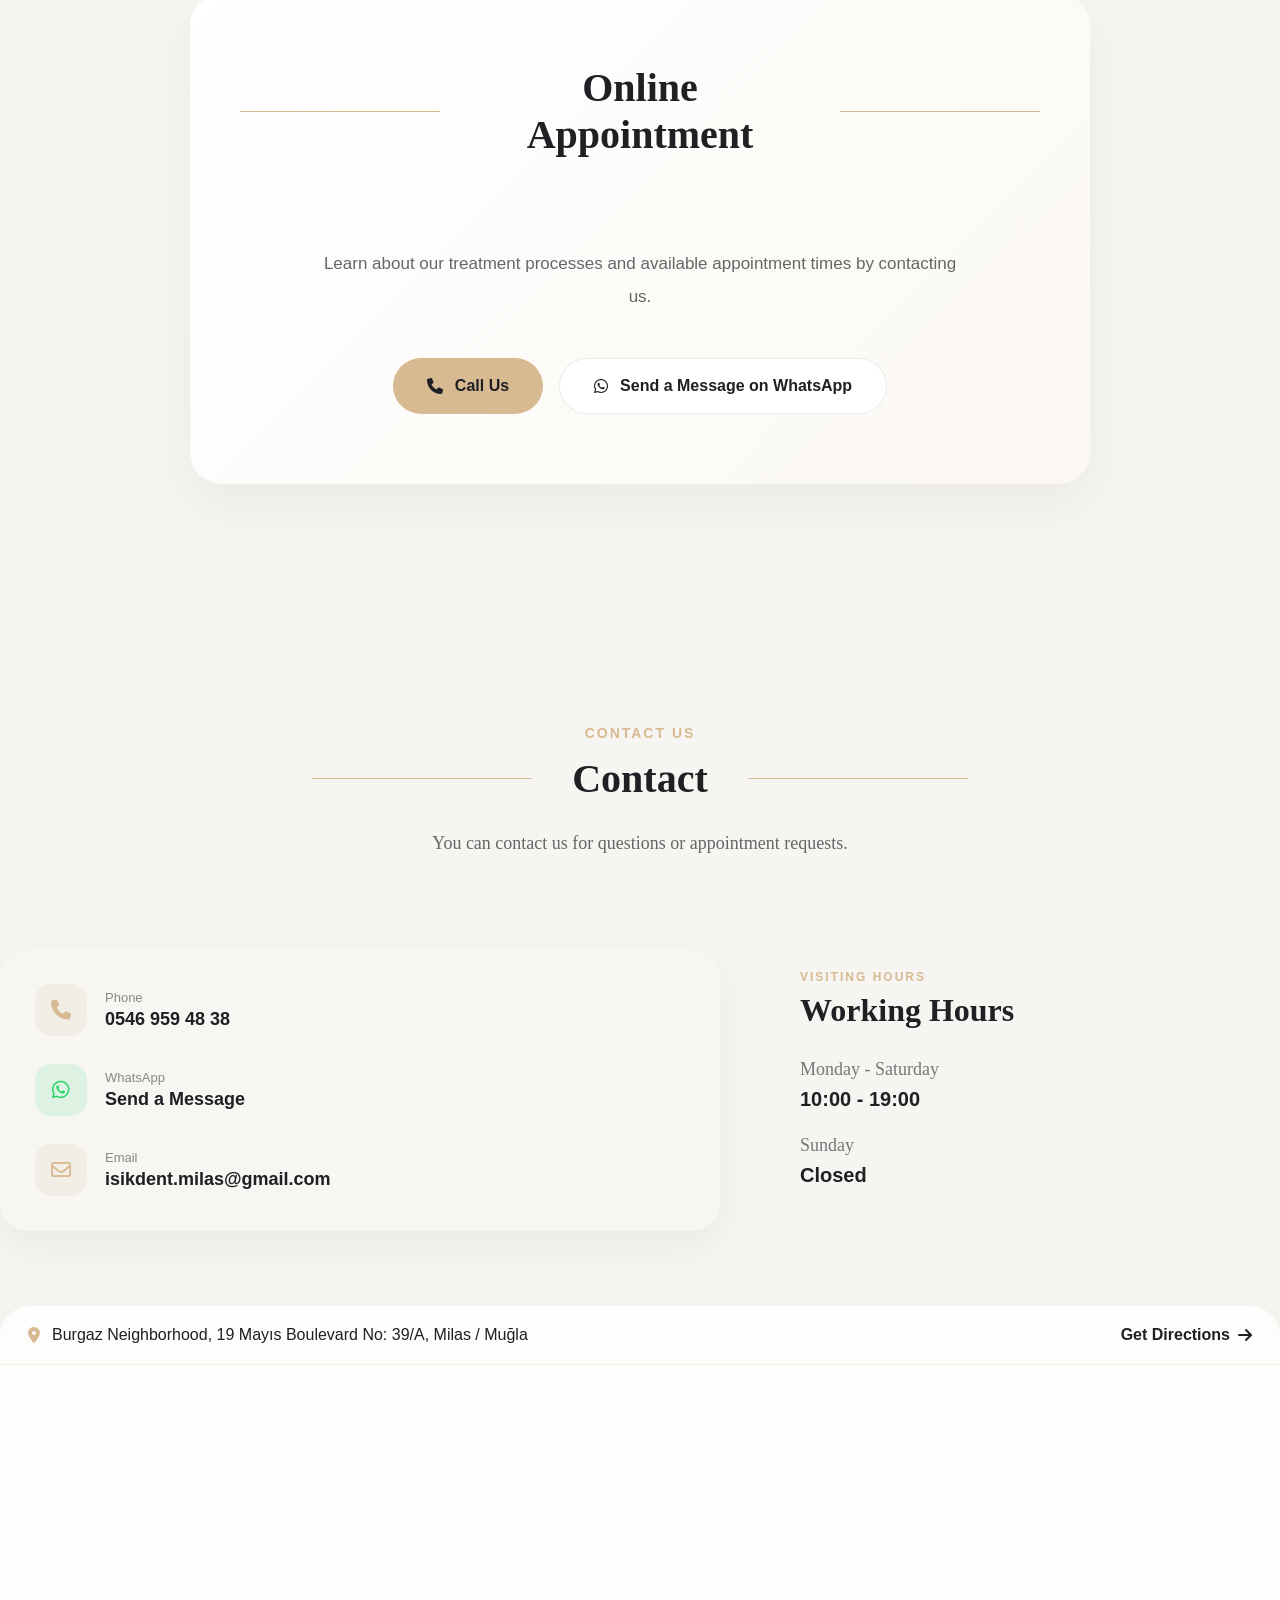
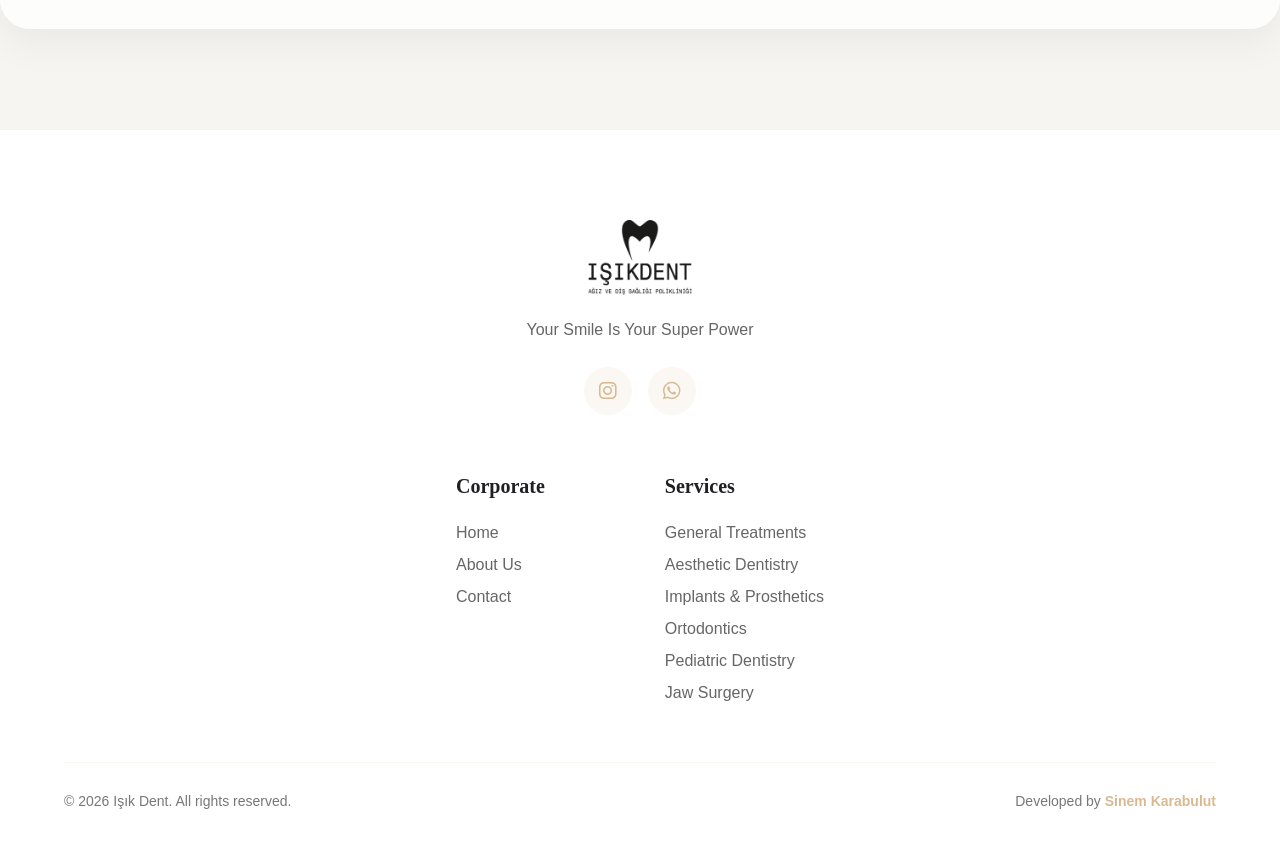
<file: implant.html>
<!DOCTYPE html>
<html lang="en">

<head>
    <meta charset="UTF-8">
    <meta name="viewport" content="width=device-width, initial-scale=1.0">
    <title>Document</title>
    <link rel="stylesheet" href="style.css">
    <link rel="stylesheet" href="https://cdnjs.cloudflare.com/ajax/libs/font-awesome/6.5.1/css/all.min.css">
</head>

<body>
    <!-- TOP BAR -->
    <div class="top-bar">
        <div class="container top-bar-content">

            <div class="top-left">
                <a href="tel:+905469594838" class="top-item">
                    <i class="fa-solid fa-phone"></i>
                    <span>0546 959 48 38</span>
                </a>

                <a href="#" class="top-item">
                    <i class="fa-solid fa-location-dot"></i>
                    <span>Milas / Muğla</span>
                </a>

                <a href="mailto:isikdent.milas@gmail.com" class="top-item">
                    <i class="fa-solid fa-envelope"></i>
                    <span>isikdent.milas@gmail.com</span>
                </a>
            </div>

            <div class="top-right">
                <a href="#" class="social-icon">
                    <i class="fa-brands fa-instagram"></i>
                </a>
            </div>

        </div>
    </div>





    <!-- HEADER -->
    <header class="main-header">

        <div class="container header-content">

            <!-- LOGO -->
            <a href="index.html" class="logo">
                <img src="photos/logo.png" alt="Işık Dent Logo">
            </a>

            <!-- NAVIGATION -->
            <nav class="navbar">
                <a href="index.html">Home</a>
                <div class="dropdown">

                    <button class="dropdown-btn">
                        Treatments
                        <i class="fa-solid fa-chevron-down"></i>
                    </button>

                    <div class="dropdown-menu">

                        <!-- ITEM -->
                        <div class="dropdown-item">

                            <div class="dropdown-title">
                                General Treatments
                            </div>

                            <div class="submenu">
                                <a href="general.html#canal-treatment">Canal Treatment</a>
                                <a href="general.html#estetic-fillings">Aesthetic Fillings</a>
                                <a href="general.html#tooth-cleaning">Tooth Cleaning</a>
                                <a href="general.html#xray">X-Ray</a>
                            </div>

                        </div>

                        <!-- ITEM -->
                        <div class="dropdown-item">

                            <div class="dropdown-title">
                                Aesthetic Dentistry
                            </div>

                            <div class="submenu">
                                <a href="Aestheticdent.html#smile-design">Smile Design</a>
                                <a href="Aestheticdent.html#teeth-whitening">Teeth Whitening</a>
                                <a href="Aestheticdent.html#lamine-veneer">Lamine Veneer</a>
                                <a href="Aestheticdent.html#zirconium">Zirconium Crowns</a>
                            </div>

                        </div>

                        <!-- ITEM -->
                        <div class="dropdown-item">

                            <div class="dropdown-title">
                                Implants & Prosthetics
                            </div>

                            <div class="submenu">
                                <a href="implant.html#implant">Implant</a>
                                <a href="implant.html#prosthetic-teeth">Prosthetic Teeth</a>
                                <a href="implant.html#digital-prosthetics">Digital Prosthetics</a>
                            </div>

                        </div>

                        <!-- ITEM -->
                        <div class="dropdown-item">

                            <div class="dropdown-title">
                                Orthodontics
                            </div>

                            <div class="submenu">
                                <a href="ortodonti.html#transparent-plates">Transparent Plates</a>
                                <a href="ortodonti.html#braces-treatment">Braces Treatment</a>
                            </div>

                        </div>

                        <!-- ITEM -->
                        <div class="dropdown-item">

                            <div class="dropdown-title">
                                <a href="pedodonti.html#pedodonti-treatment" class="pedodonti-link">Pediatric
                                    Dentistry</a>
                            </div>

                        </div>

                        <!-- ITEM -->
                        <div class="dropdown-item">

                            <div class="dropdown-title">
                                Maxillofacial Surgery
                            </div>

                            <div class="submenu">
                                <a href="cenecerrahi.html#cenecerrahi">Maxillofacial Surgery</a>
                                <a href="cenecerrahi.html#sinus-lifting">Sinus Lifting</a>
                                <a href="cenecerrahi.html#bone-graft">Bone Graft</a>
                                <a href="cenecerrahi.html#buried-tooth">Embedded Tooth Extraction</a>
                            </div>

                        </div>

                    </div>

                </div>

                <a href="about.html">About Us</a>
                <a href="index.html#testimonials" class="smooth-scroll">Testimonials</a>
                <a href="index.html#contact" class="smooth-scroll">Contact</a>
            </nav>

            <!-- BUTTON -->
            <a href="index.html#appointment" class="appointment-btn">
                Online Appointment
                <i class="fa-solid fa-arrow-right"></i>
            </a>


            <!-- MOBILE MENU -->
            <div class="menu-toggle">☰</div>

        </div>
    </header>
    <div class="menu-overlay"></div>





    <section class="page-banner">

        <div class="container">

            <div class="banner-content">

                <span class="banner-subtitle">
                    Implant & Prosthetic Treatments
                </span>

                <h1>
                    Implant
                </h1>

                <p>
                    Implant treatments for missing teeth, providing both aesthetic and functional benefits.
                </p>

            </div>

        </div>

        <div class="banner-shape shape-1"></div>
        <div class="banner-shape shape-2"></div>
        <div class="banner-shape shape-3"></div>

    </section>


    <section id="implant-treatments" class="treatment-detail">


        <section id="implant" class="treatment-detail">
            <div class="container">
                <div class="treatment-wrapper">

                    <!-- LEFT -->

                    <div class="treatment-content">
                        <h2>
                            Implant Treatment
                        </h2>

                        <p class="treatment-text">

                            Implant treatment is a modern procedure involving the placement of prosthetic teeth onto
                            titanium implants anchored in the jawbone to replace missing teeth. It aims to deliver
                            results that closely resemble natural teeth in terms of both aesthetics and function. While
                            helping to resolve chewing, speech, and aesthetic issues caused by tooth loss, it also
                            contributes to the maintenance of oral health.

                        </p>

                        <!-- ACCORDION -->

                        <div class="accordion">

                            <div class="accordion-item">

                                <button class="accordion-header">

                                    <span class="accordion-number">
                                        01
                                    </span>

                                    <span>
                                        Who Can Undergo Implant Treatment?
                                    </span>

                                    <i class="fa-solid fa-angle-down"></i>

                                </button>

                                <div class="accordion-content">

                                    <p>
                                        Implant treatment can be considered for individuals whose general health is
                                        suitable and whose jawbone structure is adequate for the procedure. Applicable
                                        in a wide range of situations—from the loss of a single tooth to complete tooth
                                        loss—this treatment method is planned following a detailed examination and
                                        radiological assessment.
                                    </p>

                                </div>

                            </div>

                            <div class="accordion-item">

                                <button class="accordion-header">

                                    <span class="accordion-number">
                                        02
                                    </span>

                                    <span>
                                        Is Implant Treatment Painful?
                                    </span>

                                    <i class="fa-solid fa-angle-down"></i>

                                </button>

                                <div class="accordion-content">

                                    <p>
                                        Since local anesthesia is used during the implant procedure, the treatment is
                                        generally performed comfortably. Any mild sensitivity or discomfort experienced
                                        afterward can usually be managed quickly. Adhering to the care instructions and
                                        medications recommended by the physician supports the healing process.

                                    </p>

                                </div>

                            </div>


                            <div class="accordion-item">

                                <button class="accordion-header">

                                    <span class="accordion-number">
                                        03
                                    </span>

                                    <span>
                                        What Are the Benefits of Implant Treatment?
                                    </span>

                                    <i class="fa-solid fa-angle-down"></i>

                                </button>

                                <div class="accordion-content">

                                    <ul>
                                        <li> Helps replace missing teeth with a natural-looking result.
                                        </li>
                                        <li> Supports chewing and speech functions.
                                        </li>
                                        <li> Can be performed without altering adjacent teeth.
                                        </li>
                                        <li> May contribute to preserving the jawbone.
                                        </li>
                                        <li> Can offer a long-lasting treatment option.
                                        </li>
                                        <li> Helps improve quality of life in terms of aesthetics and function.
                                        </li>
                                    </ul>

                                </div>

                            </div>

                        </div>

                    </div>
                    <!-- RIGHT -->

                    <div class="treatment-image">

                        <img src="photos/implant.png" alt="Implant Tedavisi">

                    </div>

                </div>

            </div>
        </section>



        <section id="prosthetic-teeth" class="treatment-detail">
            <div class="container">

                <div class="treatment-wrapper">

                    <!-- LEFT -->

                    <div class="treatment-content">

                        <h2>
                            Prosthetic Teeth Treatment
                        </h2>

                        <p class="treatment-text">
                            Prosthetic teeth treatment is a therapeutic approach designed to restore the function and
                            aesthetic appearance of missing or lost teeth. Depending on the individual's oral structure
                            and needs, fixed or removable prosthetic options can be planned. The goal is to support
                            chewing, speaking, and smiling aesthetics while improving the overall quality of life.
                        </p>

                        <!-- ACCORDION -->

                        <div class="accordion">

                            <div class="accordion-item">

                                <button class="accordion-header">

                                    <span class="accordion-number">
                                        01
                                    </span>

                                    <span>
                                        Are Prosthetic Teeth Comfortable?
                                    </span>

                                    <i class="fa-solid fa-angle-down"></i>

                                </button>

                                <div class="accordion-content">

                                    <p>
                                        Custom-made prostheses are designed to fit the structure of the mouth. Although
                                        there may be a brief adjustment period during the initial days, they eventually
                                        become a natural part of daily life. Regular check-ups and proper use help
                                        maintain comfort.. </p>

                                </div>

                            </div>

                            <div class="accordion-item">

                                <button class="accordion-header">

                                    <span class="accordion-number">
                                        02
                                    </span>

                                    <span>
                                        How Long Do Prosthetic Teeth Last?
                                    </span>

                                    <i class="fa-solid fa-angle-down"></i>

                                </button>

                                <div class="accordion-content">

                                    <p>
                                        The lifespan of prosthetic teeth depends on the type of prosthesis chosen, oral
                                        hygiene practices, and regular dental check-ups. With proper care and routine
                                        maintenance, prostheses can last for many years while maintaining their
                                        functionality and appearance.
                                    </p>

                                </div>

                            </div>


                        </div>

                    </div>
                    <!-- RIGHT -->

                    <div class="treatment-image">

                        <img src="photos/protez.jpg" alt="Protez Tedavisi">

                    </div>

                </div>


            </div>
        </section>


        <section id="digital-prosthetics" class="treatment-detail">
            <div class="container">

                <div class="treatment-wrapper">

                    <!-- LEFT -->

                    <div class="treatment-content">

                        <h2>
                            Digital Impression and CAD/CAM-Assisted Prosthesis Fabrication
                        </h2>

                        <p class="treatment-text">

                            Digital impression-taking and CAD/CAM-assisted prosthesis fabrication constitute a modern treatment method in which custom-made prostheses are planned and produced using advanced digital technologies. As an alternative to traditional impression methods, digital impressions are obtained via intraoral scanners, and high-precision prostheses are prepared using computer-aided design systems. This method contributes to a treatment process that is planned with greater comfort, speed, and precision.
                        </p>

                        <!-- ACCORDION -->

                        <div class="accordion">

                            <div class="accordion-item">

                                <button class="accordion-header">

                                    <span class="accordion-number">
                                        01
                                    </span>

                                    <span>
                                       Do Digital Prostheses Look Natural?
                                    </span>

                                    <i class="fa-solid fa-angle-down"></i>

                                </button>

                                <div class="accordion-content">

                                    <p>
                                        Prostheses produced using CAD/CAM technology are designed with the individual's tooth structure and aesthetic expectations in mind. Through precise planning, the aim is to achieve aesthetic and functional results that harmonize with the appearance of natural teeth.
                                    </p>

                                </div>

                            </div>

                            <div class="accordion-item">

                                <button class="accordion-header">

                                    <span class="accordion-number">
                                        02
                                    </span>

                                    <span>
                                        How Long Does the Digital Prosthesis Treatment Take?
                                    </span>

                                    <i class="fa-solid fa-angle-down"></i>

                                </button>

                                <div class="accordion-content">

                                    <p>
                                        The duration of treatment may vary depending on the scope of the procedure. Thanks to digital planning and manufacturing technologies, certain stages can be completed more quickly. Following the examination, a personalized treatment plan is created, and detailed information regarding the process is provided.
                                    </p>

                                </div>

                            </div>

                            <div class="accordion-item">

                                <button class="accordion-header">

                                    <span class="accordion-number">
                                        03
                                    </span>

                                    <span>
                                        What Are the Advantages of Digital Prosthesis Treatment?
                                    </span>

                                    <i class="fa-solid fa-angle-down"></i>

                                </button>

                                <div class="accordion-content">

                                    <ul>
                                        <li>
                                            Facilitates the creation of custom-fitted prostheses through precise measurements. Makes the impression-taking process more comfortable.
                                        </li>
                                        <li>
                                            Ensures high precision through computer-aided manufacturing.
                                        </li>
                                        <li>
                                            Contributes to the planning of aesthetic and natural-looking restorations.
                                        </li>
                                        <li>
                                            Can help the treatment process proceed more efficiently.
                                        </li>
                                        <li>
                                            Supports the achievement of reliable and predictable results through modern technology.
                                        </li>
                                    </ul>

                                    </p>

                                </div>

                            </div>



                        </div>

                    </div>
                    <!-- RIGHT -->

                    <div class="treatment-image">

                        <img src="photos/digital-p.jpg" alt="Dijital Protez Tedavisi">

                    </div>

                </div>


            </div>
        </section>
    </section>
















    <!--Appointment-->

    <section id="appointment">
        <div class="appointment-section">
            <div class="container">

                <div class="appointment-box fade-up">

                    <div class="section-heading">

                        <div class="section-title-row">

                            <div class="line"></div>

                            <h2 class="section-maintitle">
                                Online Appointment
                            </h2>

                            <div class="line"></div>

                        </div>

                    </div>

                    <p class="appointment-text">

                        Learn about our treatment processes and available appointment times
                        by contacting us.

                    </p>

                    <div class="appointment-buttons">

                        <a href="tel:+905469594838" class="appointment-btn phone-btn">

                            <i class="fa-solid fa-phone"></i>

                            Call Us

                        </a>

                        <a href="https://wa.me/905469594838" target="_blank" class="appointment-btn whatsapp-btn">

                            <i class="fa-brands fa-whatsapp"></i>

                            Send a Message on WhatsApp

                        </a>

                    </div>

                </div>

            </div>
        </div>
    </section>




    <!--CONTACT-->
    <section id="contact">

        <div class="contact-section">

            <div class="section-heading">

                <span class="section-subtitle fade-up">
                    Contact Us
                </span>

                <div class="section-title-row fade-up">

                    <div class="line"></div>

                    <h2 class="section-maintitle">
                        Contact
                    </h2>

                    <div class="line"></div>

                </div>

                <p class="contact-subtext fade-up">
                    You can contact us for questions or appointment requests.
                </p>

            </div>

            <!-- TOP CARD -->

            <div class="contact-top">

                <!-- LEFT -->

                <div class="contact-info-card fade-up">

                    <a href="tel:+905469594838" class="contact-row">

                        <div class="contact-icon">
                            <i class="fa-solid fa-phone"></i>
                        </div>

                        <div>

                            <small>Phone</small>

                            <strong>0546 959 48 38</strong>

                        </div>

                    </a>

                    <a href="https://wa.me/905469594838" target="_blank" class="contact-row">
                        <!--_blank yeni sekmede açar-->

                        <div class="contact-icon whatsapp">

                            <i class="fa-brands fa-whatsapp"></i>

                        </div>

                        <div>

                            <small>WhatsApp</small>

                            <strong>Send a Message</strong>

                        </div>

                    </a>

                    <a href="mailto:isikdent.milas@gmail.com" class="contact-row">

                        <div class="contact-icon">

                            <i class="fa-regular fa-envelope"></i>

                        </div>

                        <div>

                            <small>Email</small>

                            <strong>isikdent.milas@gmail.com</strong>

                        </div>

                    </a>

                </div>

                <!-- RIGHT -->

                <div class="working-hours fade-up">

                    <span class="working-hours-mini">
                        VISITING HOURS
                    </span>

                    <h3>
                        Working Hours
                    </h3>

                    <div class="hours-group">

                        <p>
                            Monday - Saturday
                        </p>

                        <strong>
                            10:00 - 19:00
                        </strong>

                    </div>

                    <div class="hours-group">

                        <p>
                            Sunday
                        </p>

                        <strong>
                            Closed
                        </strong>

                    </div>

                </div>

            </div>

            <!-- MAP -->

            <div class="contact-map fade-up">

                <div class="map-top">

                    <div class="map-address">

                        <i class="fa-solid fa-location-dot"></i>

                        <a href="https://maps.google.com/?q=Burgaz+Mahallesi+19+Mayıs+Bulvarı+No:39/A+Milas+Muğla"
                            target="_blank">

                            Burgaz Neighborhood, 19 Mayıs Boulevard
                            No: 39/A, Milas / Muğla

                        </a>

                    </div>

                    <a href="https://maps.google.com/?q=Burgaz+Mahallesi+19+Mayıs+Bulvarı+No:39/A+Milas+Muğla"
                        target="_blank" class="route-link">

                        Get Directions

                        <i class="fa-solid fa-arrow-right"></i>

                    </a>

                </div>

                <iframe
                    src="https://www.google.com/maps?q=Burgaz+Mahallesi+19+Mayıs+Bulvarı+No:39/A+Milas+Muğla&output=embed"
                    loading="lazy">
                </iframe>

            </div>

        </div>
    </section>





    <footer class="footer">

        <div class="container">

            <div class="footer-top">

                <img src="photos/logo.png" alt="Işık Dent" class="footer-logo">

                <p class="footer-slogan">

                    Your Smile Is Your Super Power

                </p>

                <div class="footer-socials">

                    <a href="https://www.instagram.com/isik.dent/">
                        <i class="fa-brands fa-instagram"></i>
                    </a>

                    <a href="https://wa.me/905469594838" target="_blank">
                        <i class="fa-brands fa-whatsapp"></i>
                    </a>

                </div>

            </div>

            <div class="footer-links">

                <div class="footer-column">

                    <h4>Corporate</h4>

                    <a href="index.html">Home</a>
                    <a href="about.html">About Us</a>
                    <a href="index.html#contact">Contact</a>

                </div>

                <div class="footer-column">

                    <h4>Services</h4>

                    <a href="general.html">General Treatments</a>
                    <a href="Aestheticdent.html">Aesthetic Dentistry</a>
                    <a href="implant.html">Implants & Prosthetics</a>
                    <a href="ortodonti.html">Ortodontics</a>
                    <a href="pedodonti.html">Pediatric Dentistry</a>
                    <a href="cenecerrahi.html">Jaw Surgery</a>

                </div>

            </div>

            <div class="footer-bottom">

                <p>
                    © 2026 Işık Dent.
                    All rights reserved.
                </p>

                <p class="developer">

                    Developed by
                    <span>Sinem Karabulut</span>

                </p>

            </div>

        </div>

    </footer>




    <!-- FONT AWESOME -->
    <link rel="stylesheet" href="https://cdnjs.cloudflare.com/ajax/libs/font-awesome/6.5.2/css/all.min.css" />
    <script>

        const dropdownTitles = document.querySelectorAll(".dropdown-title");

        dropdownTitles.forEach(title => {

            title.addEventListener("click", () => {

                const parent = title.parentElement;

                parent.classList.toggle("active");

            });

        });

    </script>



    <script>

        const fadeElements = document.querySelectorAll(".fade-up, .about-image");

        const observer = new IntersectionObserver((entries) => {

            entries.forEach((entry) => {

                if (entry.isIntersecting) {

                    entry.target.classList.add("show");

                }

            });

        }, {
            threshold: 0.15
        });

        fadeElements.forEach((element) => {
            observer.observe(element);
        });

    </script>

    <script>

        const menuToggle = document.querySelector(".menu-toggle");
        const navbar = document.querySelector(".navbar");
        const menuOverlay = document.querySelector(".menu-overlay");

        function closeMenu() {
            navbar.classList.remove("active");
            menuOverlay.classList.remove("active");
            menuToggle.querySelector("i").classList.remove("fa-xmark");
            menuToggle.querySelector("i").classList.add("fa-bars");
        }

        menuToggle.addEventListener("click", () => {

            navbar.classList.toggle("active");
            menuOverlay.classList.toggle("active");

            const icon = menuToggle.querySelector("i");
            icon.classList.toggle("fa-bars");
            icon.classList.toggle("fa-xmark");

        });

        menuOverlay.addEventListener("click", closeMenu);

        /* close menu when a nav link is tapped (so it doesn't stay open after navigating) */
        document.querySelectorAll(".navbar a").forEach(link => {
            link.addEventListener("click", closeMenu);
        });

        /* DROPDOWN TOGGLE ON MOBILE (tap instead of hover) */

        const dropdownBtns = document.querySelectorAll(".dropdown-btn");

        dropdownBtns.forEach(btn => {

            btn.addEventListener("click", () => {

                const dropdown = btn.parentElement;
                dropdown.classList.toggle("active");

            });

        });

    </script>


    <script>

        const accordionItems =
            document.querySelectorAll(".accordion-item");

        accordionItems.forEach(item => {

            const header =
                item.querySelector(".accordion-header");

            header.addEventListener("click", () => {

                accordionItems.forEach(other => {

                    if (other !== item) {

                        other.classList.remove("active");
                    }

                });

                item.classList.toggle("active");

            });

        });

    </script>
</body>

</html>
</file>
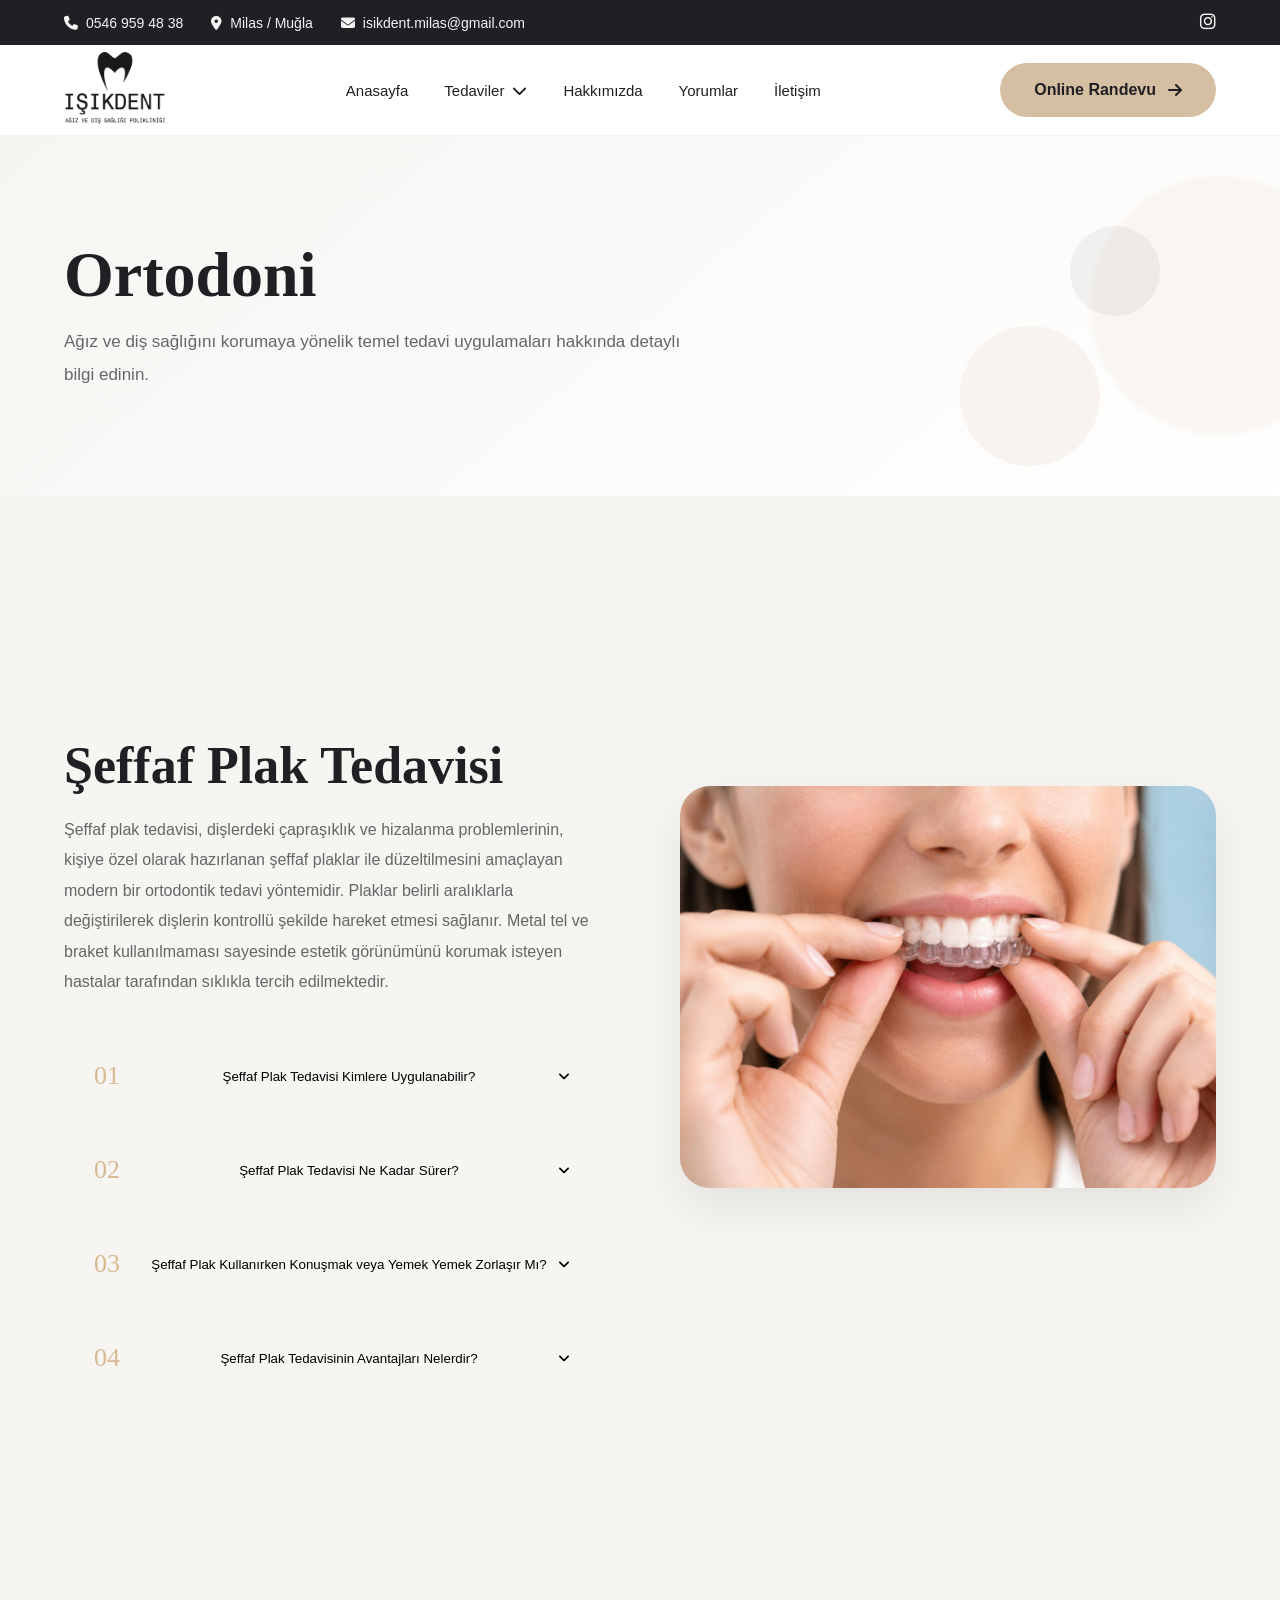
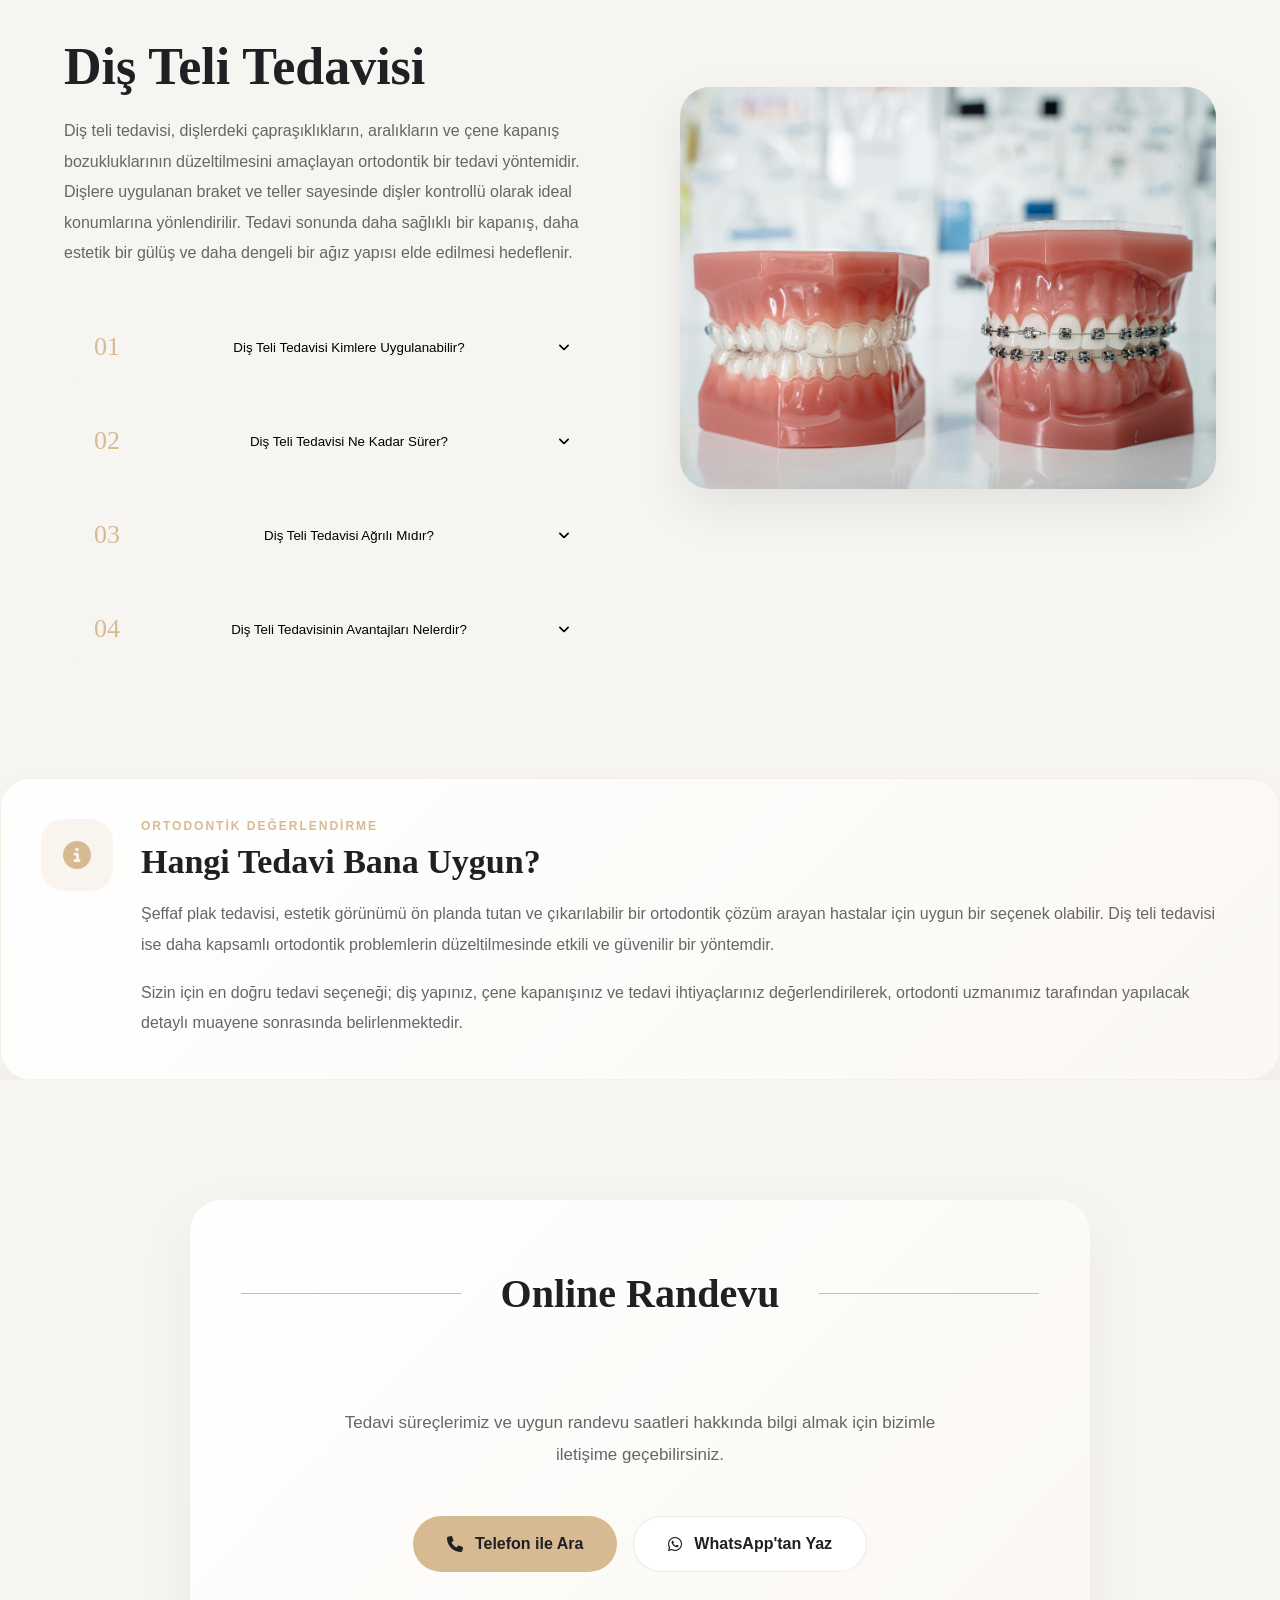
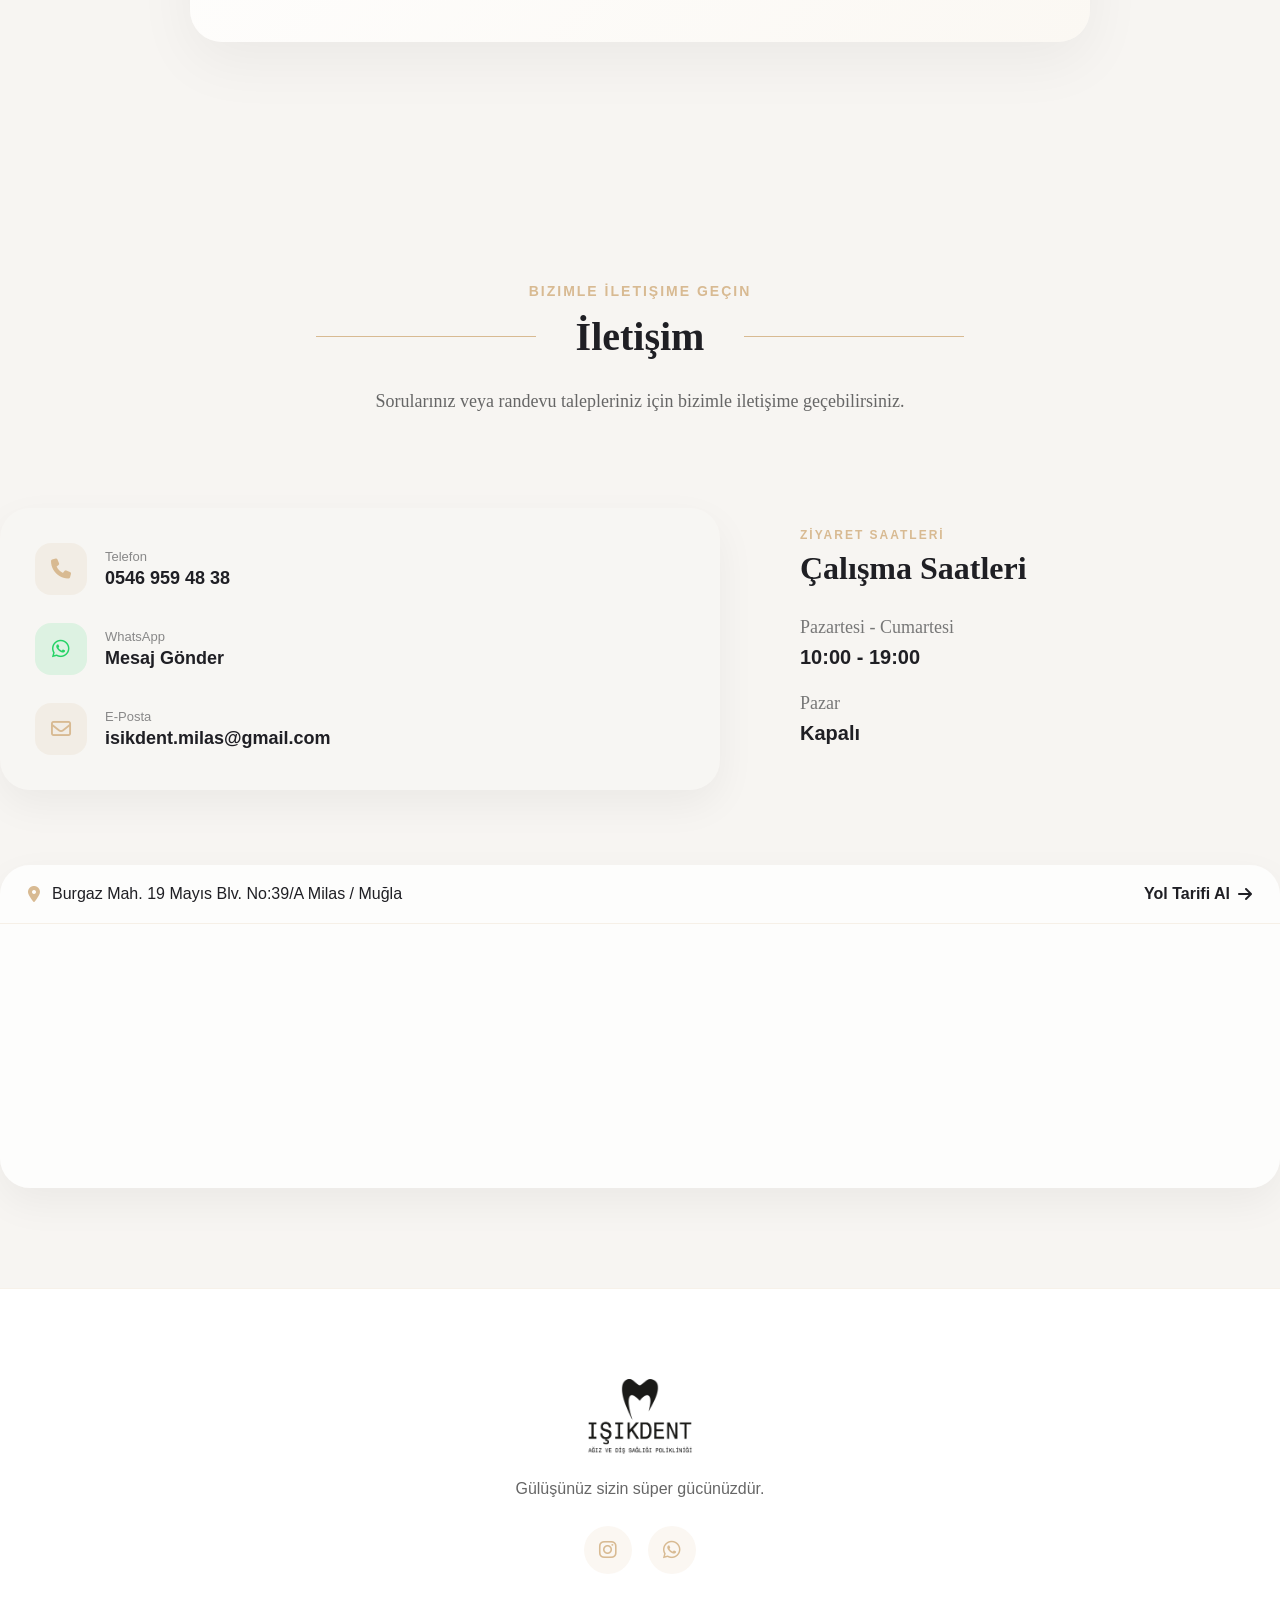
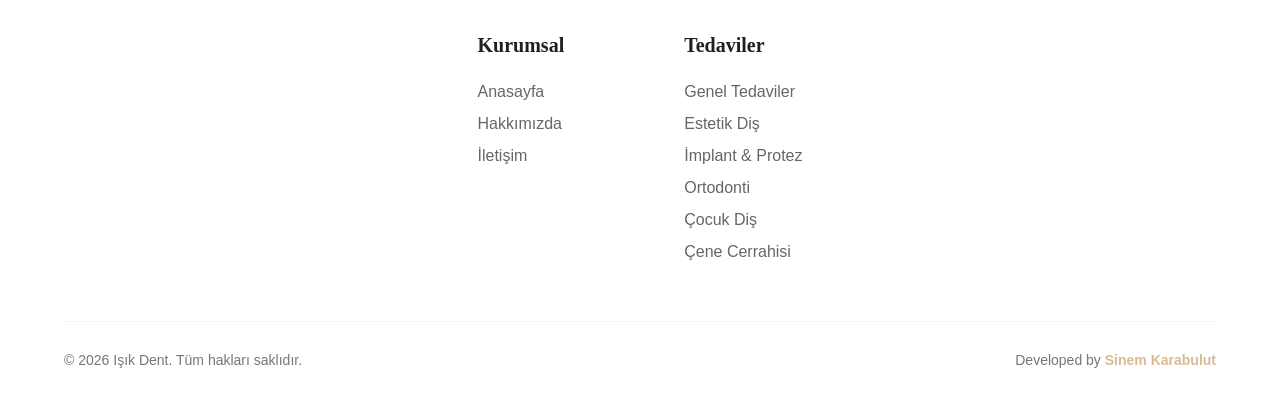
<file: ortodonti.html>
<!DOCTYPE html>
<html lang="en">

<head>
    <meta charset="UTF-8">
    <meta name="viewport" content="width=device-width, initial-scale=1.0">
    <title>Ortodoni</title>
    <link rel="stylesheet" href="style.css">
    <link rel="stylesheet" href="https://cdnjs.cloudflare.com/ajax/libs/font-awesome/6.5.1/css/all.min.css">
</head>

<body>
          <!-- TOP BAR -->
    <div class="top-bar">
        <div class="container top-bar-content">

            <div class="top-left">
                <a href="tel:+905469594838" class="top-item">
                    <i class="fa-solid fa-phone"></i>
                    <span>0546 959 48 38</span>
                </a>

                <a href="#" class="top-item">
                    <i class="fa-solid fa-location-dot"></i>
                    <span>Milas / Muğla</span>
                </a>

                <a href="mailto:isikdent.milas@gmail.com" class="top-item">
                    <i class="fa-solid fa-envelope"></i>
                    <span>isikdent.milas@gmail.com</span>
                </a>
            </div>

            <div class="top-right">
                <a href="#" class="social-icon">
                    <i class="fa-brands fa-instagram"></i>
                </a>
            </div>

        </div>
    </div>




    
    <!-- HEADER -->
    <header class="main-header">
  
        <div class="container header-content">

            <!-- LOGO -->
            <a href="index.html" class="logo">
                <img src="photos/logo.png" alt="Işık Dent Logo">
            </a>

            <!-- NAVIGATION -->
            <nav class="navbar">
                <a href="index.html">Anasayfa</a>
                <div class="dropdown">

                    <button class="dropdown-btn">
                        Tedaviler
                        <i class="fa-solid fa-chevron-down"></i>
                     </button>

                    <div class="dropdown-menu">

                        <!-- ITEM -->
                        <div class="dropdown-item">

                            <div class="dropdown-title">
                                Genel Tedaviler
                            </div>

                            <div class="submenu">
                                <a href="general.html#canal-treatment">Kanal Tedavisi</a>
                                <a href="general.html#estetic-fillings">Estetik Dolgu</a>
                                <a href="general.html#tooth-cleaning">Diş Taşı Temizliği</a>
                                <a href="general.html#xray">Röntgen</a>
                            </div>

                        </div>

                        <!-- ITEM -->
                        <div class="dropdown-item">

                            <div class="dropdown-title">
                                Estetik Diş
                            </div>

                            <div class="submenu">
                                <a href="Aestheticdent.html#smile-design">Gülüş Tasarımı</a>
                                <a href="Aestheticdent.html#teeth-whitening">Diş Beyazlatma</a>
                                <a href="Aestheticdent.html#lamine-veneer">Lamine Veneer</a>
                                <a href="Aestheticdent.html#zirconium">Zirkonyum Kaplama</a>
                            </div>

                        </div>

                        <!-- ITEM -->
                        <div class="dropdown-item">

                            <div class="dropdown-title">
                                İmplant & Protez
                            </div>

                            <div class="submenu">
                                <a href="implant.html#implant">İmplant</a>
                                <a href="implant.html#prosthetic-teeth">Protez Diş</a>
                                <a href="implant.html#digital-prosthetics">Dijital Protez</a>
                            </div>

                        </div>

                        <!-- ITEM -->
                        <div class="dropdown-item">

                            <div class="dropdown-title">
                                Ortodonti
                            </div>

                            <div class="submenu">
                                <a href="ortodonti.html#transparent-plates">Şeffaf Plak</a>
                                <a href="ortodonti.html#braces-treatment">Tel Tedavisi</a>
                            </div>

                        </div> 

                        <!-- ITEM -->
                        <div class="dropdown-item">

                            <div class="dropdown-title">
                                <a href="pedodonti.html#pedodonti-treatment" class="pedodonti-link">Çocuk Diş(Pedodonti)</a>
                            </div>

                        </div>

                        <!-- ITEM -->
                        <div class="dropdown-item">

                            <div class="dropdown-title">
                                Çene Cerrahisi
                            </div>

                            <div class="submenu">
                                <a href="cenecerrahi.html#cenecerrahi">Çene Cerrahisi</a>
                                <a href="cenecerrahi.html#sinus-lifting">Sinüs Lifting</a>
                                <a href="cenecerrahi.html#bone-graft">Kemik Grefti</a>
                                <a href="cenecerrahi.html#buried-tooth">Gömülü Diş Çekimi</a>
                            </div>

                        </div>

                    </div>

                </div>

                <a href="about.html">Hakkımızda</a>
                <a href="index.html#testimonials" class="smooth-scroll">Yorumlar</a>
                <a href="index.html#contact" class="smooth-scroll">İletişim</a>
            </nav>

            <!-- BUTTON -->
            <a href="index.html#appointment" class="appointment-btn">
                Online Randevu
                <i class="fa-solid fa-arrow-right"></i>
            </a>


            <!-- MOBILE MENU -->
             <div class="menu-toggle">☰</div>

        </div>
    </header>
             <div class="menu-overlay"></div>






    <section class="page-banner">

        <div class="container">

            <div class="banner-content">


                <h1>
                    Ortodoni
                </h1>

                <p>
                    Ağız ve diş sağlığını korumaya yönelik temel tedavi
                    uygulamaları hakkında detaylı bilgi edinin.
                </p>

            </div>

        </div>

        <div class="banner-shape shape-1"></div>
        <div class="banner-shape shape-2"></div>
        <div class="banner-shape shape-3"></div>

    </section>


    <section id="orthodontic-treatment" class="treatment-detail">

        <section id="transparent-plates" class="treatment-detail">
        <div class="container">

            <div class="treatment-wrapper">

                <!-- LEFT -->

                <div class="treatment-content">
                    <h2>
                        Şeffaf Plak Tedavisi
                    </h2>

                    <p class="treatment-text">

                        Şeffaf plak tedavisi, dişlerdeki çapraşıklık ve hizalanma problemlerinin, kişiye özel olarak
                        hazırlanan şeffaf plaklar ile düzeltilmesini amaçlayan modern bir ortodontik tedavi yöntemidir.
                        Plaklar belirli aralıklarla değiştirilerek dişlerin kontrollü şekilde hareket etmesi sağlanır.
                        Metal tel ve braket kullanılmaması sayesinde estetik görünümünü korumak isteyen hastalar
                        tarafından sıklıkla tercih edilmektedir.

                    </p>

                    <!-- ACCORDION -->

                    <div class="accordion">

                        <div class="accordion-item">

                            <button class="accordion-header">

                                <span class="accordion-number">
                                    01
                                </span>

                                <span>
                                    Şeffaf Plak Tedavisi Kimlere Uygulanabilir?
                                </span>

                                <i class="fa-solid fa-angle-down"></i>

                            </button>

                            <div class="accordion-content">

                                <p>
                                    Şeffaf plak tedavisi; hafif ve orta dereceli çapraşıklık, diş aralıkları veya
                                    kapanış problemleri bulunan çocuk, genç ve yetişkin bireylerde uygulanabilir.
                                    Genellikle daimi dişlenme tamamlandıktan sonra tercih edilir. Tedaviye uygunluk,
                                    yaşın yanı sıra diş ve çene yapısı değerlendirilerek ortodonti uzmanı tarafından
                                    belirlenir.
                                </p>

                            </div>

                        </div>

                        <div class="accordion-item">

                            <button class="accordion-header">

                                <span class="accordion-number">
                                    02
                                </span>

                                <span>
                                    Şeffaf Plak Tedavisi Ne Kadar Sürer?
                                </span>

                                <i class="fa-solid fa-angle-down"></i>

                            </button>

                            <div class="accordion-content">

                                <p>
                                    Tedavi süresi; dişlerdeki düzensizliğin derecesine ve kişinin tedavi planına bağlı
                                    olarak değişiklik gösterebilir. Plakların düzenli kullanılması, tedavinin planlanan
                                    sürede ilerlemesi açısından önem taşır. Muayene sonrasında kişiye özel tedavi planı
                                    ve tahmini tedavi süresi hakkında detaylı bilgi verilir.

                                </p>

                            </div>

                        </div>

                        <div class="accordion-item">

                            <button class="accordion-header">

                                <span class="accordion-number">
                                    03
                                </span>

                                <span>
                                    Şeffaf Plak Kullanırken Konuşmak veya Yemek Yemek Zorlaşır Mı?
                                </span>

                                <i class="fa-solid fa-angle-down"></i>

                            </button>

                            <div class="accordion-content">

                                <p>
                                    Tedavinin ilk günlerinde plaklara alışma sürecine bağlı olarak konuşmada hafif
                                    farklılık hissedilebilir. Bu durum genellikle kısa süre içerisinde düzelir. Yemek
                                    yerken plakların çıkarılması önerildiği için günlük yaşam konforu büyük ölçüde
                                    korunur.

                                </p>

                            </div>

                        </div>

                        <div class="accordion-item">

                            <button class="accordion-header">

                                <span class="accordion-number">
                                    04
                                </span>

                                <span>
                                    Şeffaf Plak Tedavisinin Avantajları Nelerdir?
                                </span>

                                <i class="fa-solid fa-angle-down"></i>

                            </button>

                            <div class="accordion-content">

                                <ul>
                                    <li> Metal tel görünümü olmadan estetik bir tedavi süreci sunar. </li>
                                    <li> Kişiye özel hazırlanan plaklar sayesinde konforlu kullanım sağlar. </li>
                                    <li> Yemek yerken ve diş fırçalarken plaklar çıkarılabilir. </li>
                                    <li> Günlük ağız bakımının daha kolay yapılmasına yardımcı olur. </li>
                                    <li> Dişlerin kontrollü ve planlı şekilde hizalanmasını destekler. </li>
                                    <li> Günlük yaşamı ve sosyal hayatı minimum düzeyde etkileyen modern bir ortodontik
                                        tedavi seçeneğidir. </li>

                                </ul>

                            </div>

                        </div>

                    </div>

                </div>
                <!-- RIGHT -->

                <div class="treatment-image">

                    <img src="photos/clear.jpg" alt="Şeffaf Plak Tedavisi">

                </div>

            </div>


        </div>
    </section>
  


    <section id="braces-treatment" class="treatment-detail">
        <div class="container">

            <div class="treatment-wrapper">

                <!-- LEFT -->

                <div class="treatment-content">

                    <h2>
                        Diş Teli Tedavisi
                    </h2>

                    <p class="treatment-text">

                        Diş teli tedavisi, dişlerdeki çapraşıklıkların, aralıkların ve çene kapanış bozukluklarının
                        düzeltilmesini amaçlayan ortodontik bir tedavi yöntemidir. Dişlere uygulanan braket ve teller
                        sayesinde dişler kontrollü olarak ideal konumlarına yönlendirilir. Tedavi sonunda daha sağlıklı
                        bir kapanış, daha estetik bir gülüş ve daha dengeli bir ağız yapısı elde edilmesi hedeflenir.

                    </p>

                    <!-- ACCORDION -->

                    <div class="accordion">

                        <div class="accordion-item">

                            <button class="accordion-header">

                                <span class="accordion-number">
                                    01
                                </span>

                                <span>
                                    Diş Teli Tedavisi Kimlere Uygulanabilir?
                                </span>

                                <i class="fa-solid fa-angle-down"></i>

                            </button>

                            <div class="accordion-content">

                                <p>
                                    Diş teli tedavisi; çapraşık dişlere, diş aralıklarına veya çene kapanış
                                    bozukluklarına sahip çocuk, genç ve yetişkin bireylerde uygulanabilir. Ortodontik
                                    tedaviye başlama yaşı kişinin ağız ve çene gelişimine göre değişmekle birlikte, ilk
                                    ortodonti muayenesinin yaklaşık 7 yaşından itibaren yapılması önerilir. Daimi
                                    dişlenmesini tamamlamış gençler ve yetişkinler de uygun görüldüğü takdirde diş teli
                                    tedavisi görebilir.
                                </p>

                            </div>

                        </div>

                        <div class="accordion-item">

                            <button class="accordion-header">

                                <span class="accordion-number">
                                    02
                                </span>

                                <span>
                                    Diş Teli Tedavisi Ne Kadar Sürer?
                                </span>

                                <i class="fa-solid fa-angle-down"></i>

                            </button>

                            <div class="accordion-content">

                                <p>
                                    Tedavi süresi; dişlerdeki düzensizliğin derecesine, çene yapısına ve uygulanacak
                                    tedavi planına göre değişiklik gösterebilir. Düzenli kontroller ve hekim önerilerine
                                    uyulması, tedavinin planlanan şekilde ilerlemesine katkı sağlar. Muayene sonrasında
                                    kişiye özel tedavi süresi hakkında detaylı bilgi verilir.
                                </p>

                            </div>

                        </div>

                        <div class="accordion-item">

                            <button class="accordion-header">

                                <span class="accordion-number">
                                    03
                                </span>

                                <span>
                                    Diş Teli Tedavisi Ağrılı Mıdır?
                                </span>

                                <i class="fa-solid fa-angle-down"></i>

                            </button>

                            <div class="accordion-content">

                                <p>
                                    Diş teli takıldıktan sonra veya kontrol randevularının ardından birkaç gün sürebilen
                                    hafif hassasiyet hissedilebilir. Bu durum, dişlerin kontrollü şekilde hareket
                                    etmesinin doğal bir sonucudur ve genellikle kısa süre içerisinde kendiliğinden
                                    azalır. Tedavi süreci genel olarak hastaların günlük yaşamlarını sürdürebilecekleri
                                    şekilde ilerler.

                                </p>

                            </div>

                        </div>





                        <div class="accordion-item">

                            <button class="accordion-header">

                                <span class="accordion-number">
                                    04
                                </span>

                                <span>
                                    Diş Teli Tedavisinin Avantajları Nelerdir?
                                </span>

                                <i class="fa-solid fa-angle-down"></i>

                            </button>

                            <div class="accordion-content">

                                <ul>
                                    <li>Çapraşık dişlerin düzeltilmesine yardımcı olur.</li>
                                    <li> Daha sağlıklı bir çene kapanışı oluşmasına katkı sağlar.</li>
                                    <li> Ağız hijyeninin daha kolay sağlanmasını destekler.</li>
                                    <li> Estetik ve dengeli bir gülüş elde edilmesine yardımcı olur.</li>
                                    <li> Çiğneme ve konuşma fonksiyonlarının iyileştirilmesine katkı sağlayabilir.</li>
                                    <li> Uzun vadede ağız ve diş sağlığının korunmasını destekler.</li>

                                </ul>

                            </div>

                        </div>

                    </div>

                </div>
                <!-- RIGHT -->

                <div class="treatment-image">

                    <img src="photos/braces.jpg" alt="Diş Teli Tedavisi">

                </div>

            </div>
        </div>
    </section>
</section>






   <div class="treatment-info-box">

    <div class="info-icon">

        <i class="fa-solid fa-circle-info"></i>

    </div>

    <div class="info-content">

        <span class="info-subtitle">
            ORTODONTİK DEĞERLENDİRME
        </span>

        <h3>
            Hangi Tedavi Bana Uygun?
        </h3>

        <p>

            Şeffaf plak tedavisi, estetik görünümü ön planda tutan ve
            çıkarılabilir bir ortodontik çözüm arayan hastalar için uygun bir
            seçenek olabilir. Diş teli tedavisi ise daha kapsamlı ortodontik
            problemlerin düzeltilmesinde etkili ve güvenilir bir yöntemdir.

        </p>

        <p>

            Sizin için en doğru tedavi seçeneği; diş yapınız, çene
            kapanışınız ve tedavi ihtiyaçlarınız değerlendirilerek,
            ortodonti uzmanımız tarafından yapılacak detaylı muayene
            sonrasında belirlenmektedir.

        </p>

    </div>

</div>











<!--Appointment-->

   <section id="appointment">
    <div class="appointment-section">
    <div class="container">

        <div class="appointment-box fade-up">

            <div class="section-heading">

                <div class="section-title-row">

                    <div class="line"></div>

                    <h2 class="section-maintitle">
                        Online Randevu
                    </h2>

                    <div class="line"></div>

                </div>

            </div>

            <p class="appointment-text">

                Tedavi süreçlerimiz ve uygun randevu saatleri
                hakkında bilgi almak için bizimle iletişime geçebilirsiniz.

            </p>

            <div class="appointment-buttons">

                <a href="tel:+905469594838"
                   class="appointment-btn phone-btn">

                    <i class="fa-solid fa-phone"></i>

                    Telefon ile Ara

                </a>

                <a href="https://wa.me/905469594838"
                   target="_blank"
                   class="appointment-btn whatsapp-btn">

                    <i class="fa-brands fa-whatsapp"></i>

                    WhatsApp'tan Yaz

                </a>

            </div>

        </div>

    </div>
    </div>
</section>




<!--CONTACT-->
    <section id="contact">

    <div class="contact-section">
        
        <div class="section-heading">

            <span class="section-subtitle fade-up">
                Bizimle İletişime Geçin
            </span>

            <div class="section-title-row fade-up">

                <div class="line"></div>

                <h2 class="section-maintitle">
                    İletişim
                </h2>

                <div class="line"></div>

            </div>

            <p class="contact-subtext fade-up">
                Sorularınız veya randevu talepleriniz için
                bizimle iletişime geçebilirsiniz.
            </p>

        </div>

        <!-- TOP CARD -->

        <div class="contact-top">

            <!-- LEFT -->

            <div class="contact-info-card fade-up">

                <a href="tel:+905469594838" class="contact-row">

                    <div class="contact-icon">
                        <i class="fa-solid fa-phone"></i>
                    </div>

                    <div>

                        <small>Telefon</small>

                        <strong>0546 959 48 38</strong>

                    </div>

                </a>

                <a href="https://wa.me/905469594838" target="_blank" class="contact-row">
                    <!--_blank yeni sekmede açar-->

                    <div class="contact-icon whatsapp">

                        <i class="fa-brands fa-whatsapp"></i>

                    </div>

                    <div>

                        <small>WhatsApp</small>

                        <strong>Mesaj Gönder</strong>

                    </div>

                </a>

                <a href="mailto:isikdent.milas@gmail.com" class="contact-row">

                    <div class="contact-icon">

                        <i class="fa-regular fa-envelope"></i>

                    </div>

                    <div>

                        <small>E-Posta</small>

                        <strong>isikdent.milas@gmail.com</strong>

                    </div>

                </a>

            </div>

            <!-- RIGHT -->

            <div class="working-hours fade-up">

                <span class="working-hours-mini">
                    ZİYARET SAATLERİ
                </span>

                <h3>
                    Çalışma Saatleri
                </h3>

                <div class="hours-group">

                    <p>
                        Pazartesi - Cumartesi
                    </p>

                    <strong>
                        10:00 - 19:00
                    </strong>

                </div>

                <div class="hours-group">

                    <p>
                        Pazar
                    </p>

                    <strong>
                        Kapalı
                    </strong>

                </div>

            </div>

        </div>

        <!-- MAP -->

        <div class="contact-map fade-up">

            <div class="map-top">

                <div class="map-address">

                    <i class="fa-solid fa-location-dot"></i>

                    <a href="https://maps.google.com/?q=Burgaz+Mahallesi+19+Mayıs+Bulvarı+No:39/A+Milas+Muğla"
                        target="_blank">

                        Burgaz Mah. 19 Mayıs Blv.
                        No:39/A Milas / Muğla

                    </a>

                </div>

                <a href="https://maps.google.com/?q=Burgaz+Mahallesi+19+Mayıs+Bulvarı+No:39/A+Milas+Muğla"
                    target="_blank" class="route-link">

                    Yol Tarifi Al

                    <i class="fa-solid fa-arrow-right"></i>

                </a>

            </div>

            <iframe
                src="https://www.google.com/maps?q=Burgaz+Mahallesi+19+Mayıs+Bulvarı+No:39/A+Milas+Muğla&output=embed"
                loading="lazy">
            </iframe>

        </div>

    </div>
    </section>





<footer class="footer">

    <div class="container">

        <div class="footer-top">

            <img
                src="photos/logo.png"
                alt="Işık Dent"
                class="footer-logo">

            <p class="footer-slogan">

                Gülüşünüz sizin süper gücünüzdür.

            </p>

            <div class="footer-socials">

                <a href="https://www.instagram.com/isik.dent/">
                    <i class="fa-brands fa-instagram"></i>
                </a>

                <a href="https://wa.me/905469594838"
                   target="_blank">
                    <i class="fa-brands fa-whatsapp"></i>
                </a>

            </div>

        </div>

        <div class="footer-links">

            <div class="footer-column">

                <h4>Kurumsal</h4>

                <a href="index.html">Anasayfa</a>
                <a href="about.html">Hakkımızda</a>
                <a href="index.html#contact">İletişim</a>

            </div>

            <div class="footer-column">

                <h4>Tedaviler</h4>

                <a href="general.html">Genel Tedaviler</a>
                <a href="Aestheticdent.html">Estetik Diş</a>
                <a href="implant.html">İmplant & Protez</a>
                <a href="ortodonti.html">Ortodonti</a>
                <a href="pedodonti.html">Çocuk Diş</a>
                <a href="cenecerrahi.html">Çene Cerrahisi</a>

            </div>

        </div>

        <div class="footer-bottom">

            <p>
                © 2026 Işık Dent.
                Tüm hakları saklıdır.
            </p>

            <p class="developer">

                Developed by
                <span>Sinem Karabulut</span>

            </p>

        </div>

    </div>

</footer>



 <!-- FONT AWESOME -->
    <link rel="stylesheet" href="https://cdnjs.cloudflare.com/ajax/libs/font-awesome/6.5.2/css/all.min.css" />
 <script>

        const dropdownTitles = document.querySelectorAll(".dropdown-title");

        dropdownTitles.forEach(title => {

            title.addEventListener("click", () => {

                const parent = title.parentElement;

                parent.classList.toggle("active");

            });

        });

    </script>



   <script>

        const fadeElements = document.querySelectorAll(".fade-up, .about-image");

        const observer = new IntersectionObserver((entries) => {

            entries.forEach((entry) => {

                if (entry.isIntersecting) {

                    entry.target.classList.add("show");

                }

            });

        }, {
            threshold: 0.15
        });

        fadeElements.forEach((element) => {
            observer.observe(element);
        });

    </script>

<script>

    const menuToggle = document.querySelector(".menu-toggle");
    const navbar = document.querySelector(".navbar");
    const menuOverlay = document.querySelector(".menu-overlay");

    function closeMenu() {
        navbar.classList.remove("active");
        menuOverlay.classList.remove("active");
        menuToggle.querySelector("i").classList.remove("fa-xmark");
        menuToggle.querySelector("i").classList.add("fa-bars");
    }

    menuToggle.addEventListener("click", () => {

        navbar.classList.toggle("active");
        menuOverlay.classList.toggle("active");

        const icon = menuToggle.querySelector("i");
        icon.classList.toggle("fa-bars");
        icon.classList.toggle("fa-xmark");

    });

    menuOverlay.addEventListener("click", closeMenu);

    /* close menu when a nav link is tapped (so it doesn't stay open after navigating) */
    document.querySelectorAll(".navbar a").forEach(link => {
        link.addEventListener("click", closeMenu);
    });

    /* DROPDOWN TOGGLE ON MOBILE (tap instead of hover) */

    const dropdownBtns = document.querySelectorAll(".dropdown-btn");

    dropdownBtns.forEach(btn => {

        btn.addEventListener("click", () => {

            const dropdown = btn.parentElement;
            dropdown.classList.toggle("active");

        });

    });

</script>


    <script>

        const accordionItems =
            document.querySelectorAll(".accordion-item");

        accordionItems.forEach(item => {

            const header =
                item.querySelector(".accordion-header");

            header.addEventListener("click", () => {

                accordionItems.forEach(other => {

                    if (other !== item) {

                        other.classList.remove("active");
                    }

                });

                item.classList.toggle("active");

            });

        });

    </script>
</body>

</html>
</file>
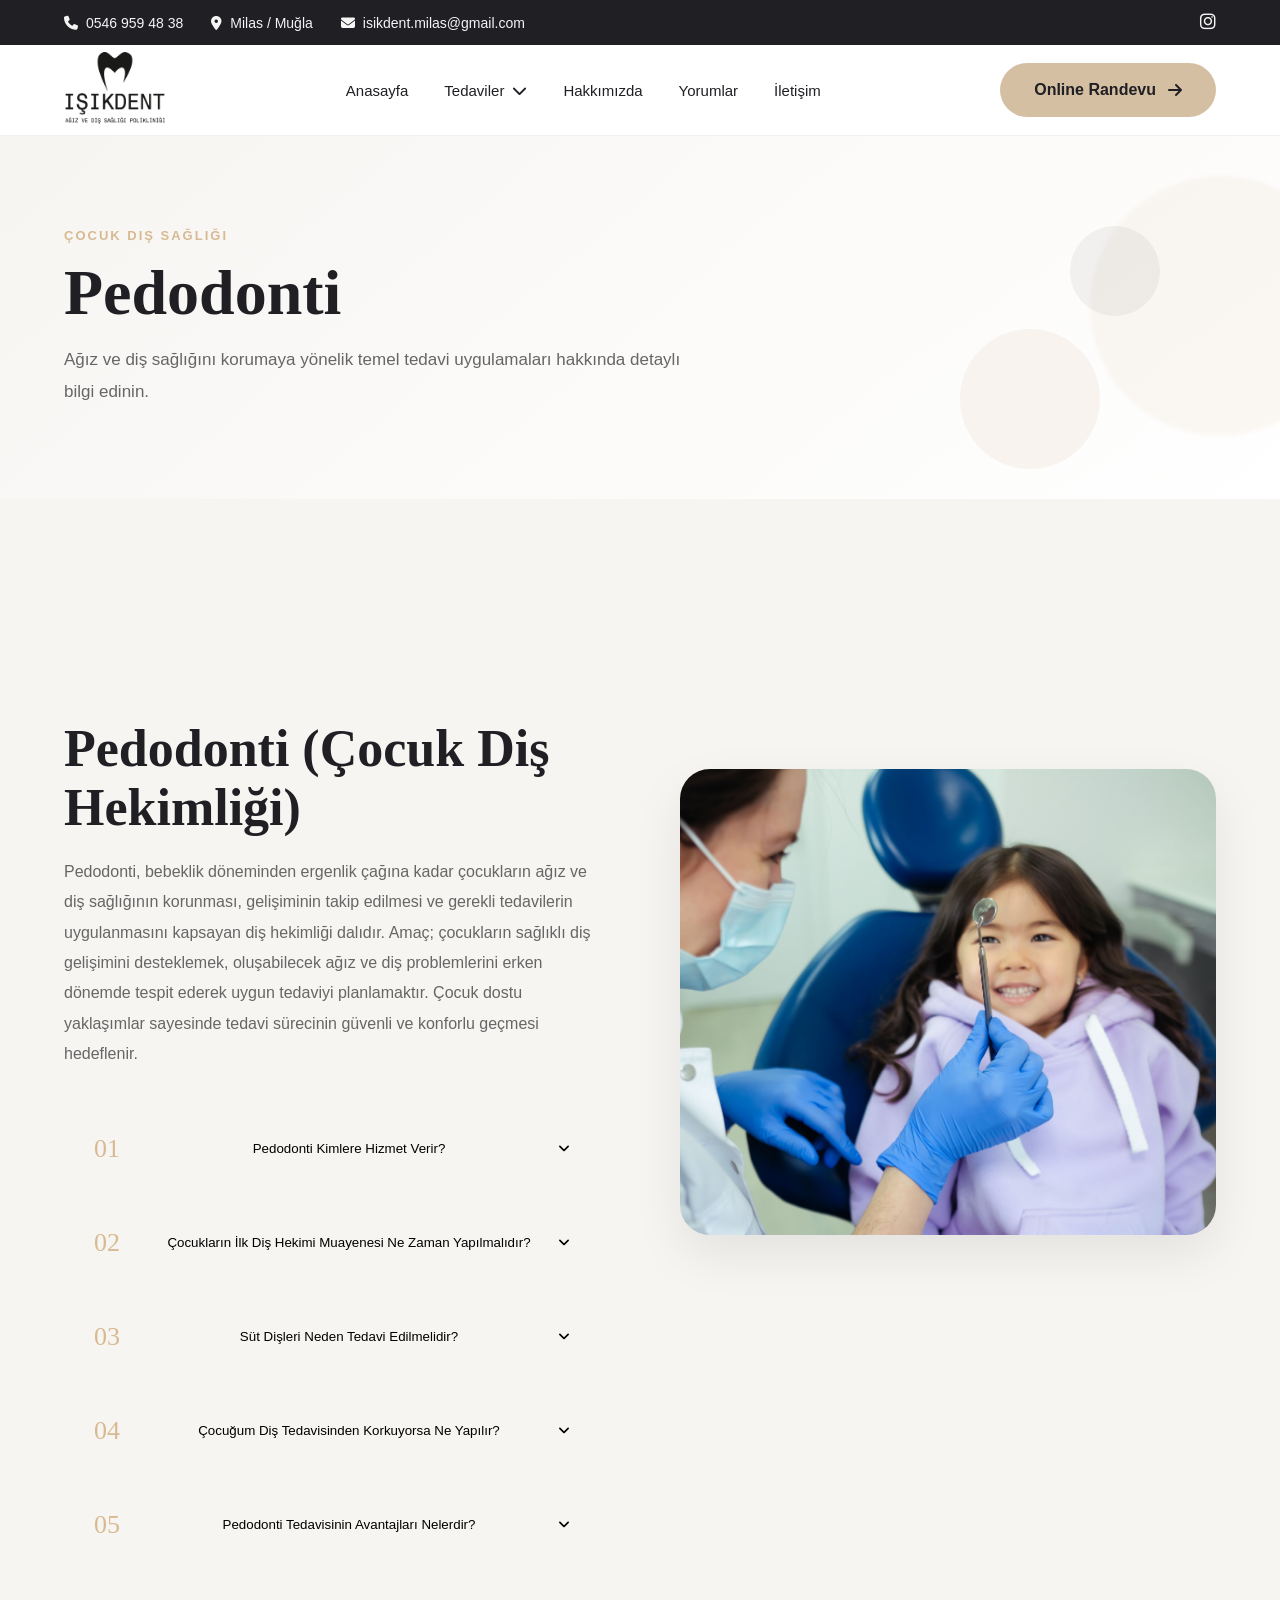
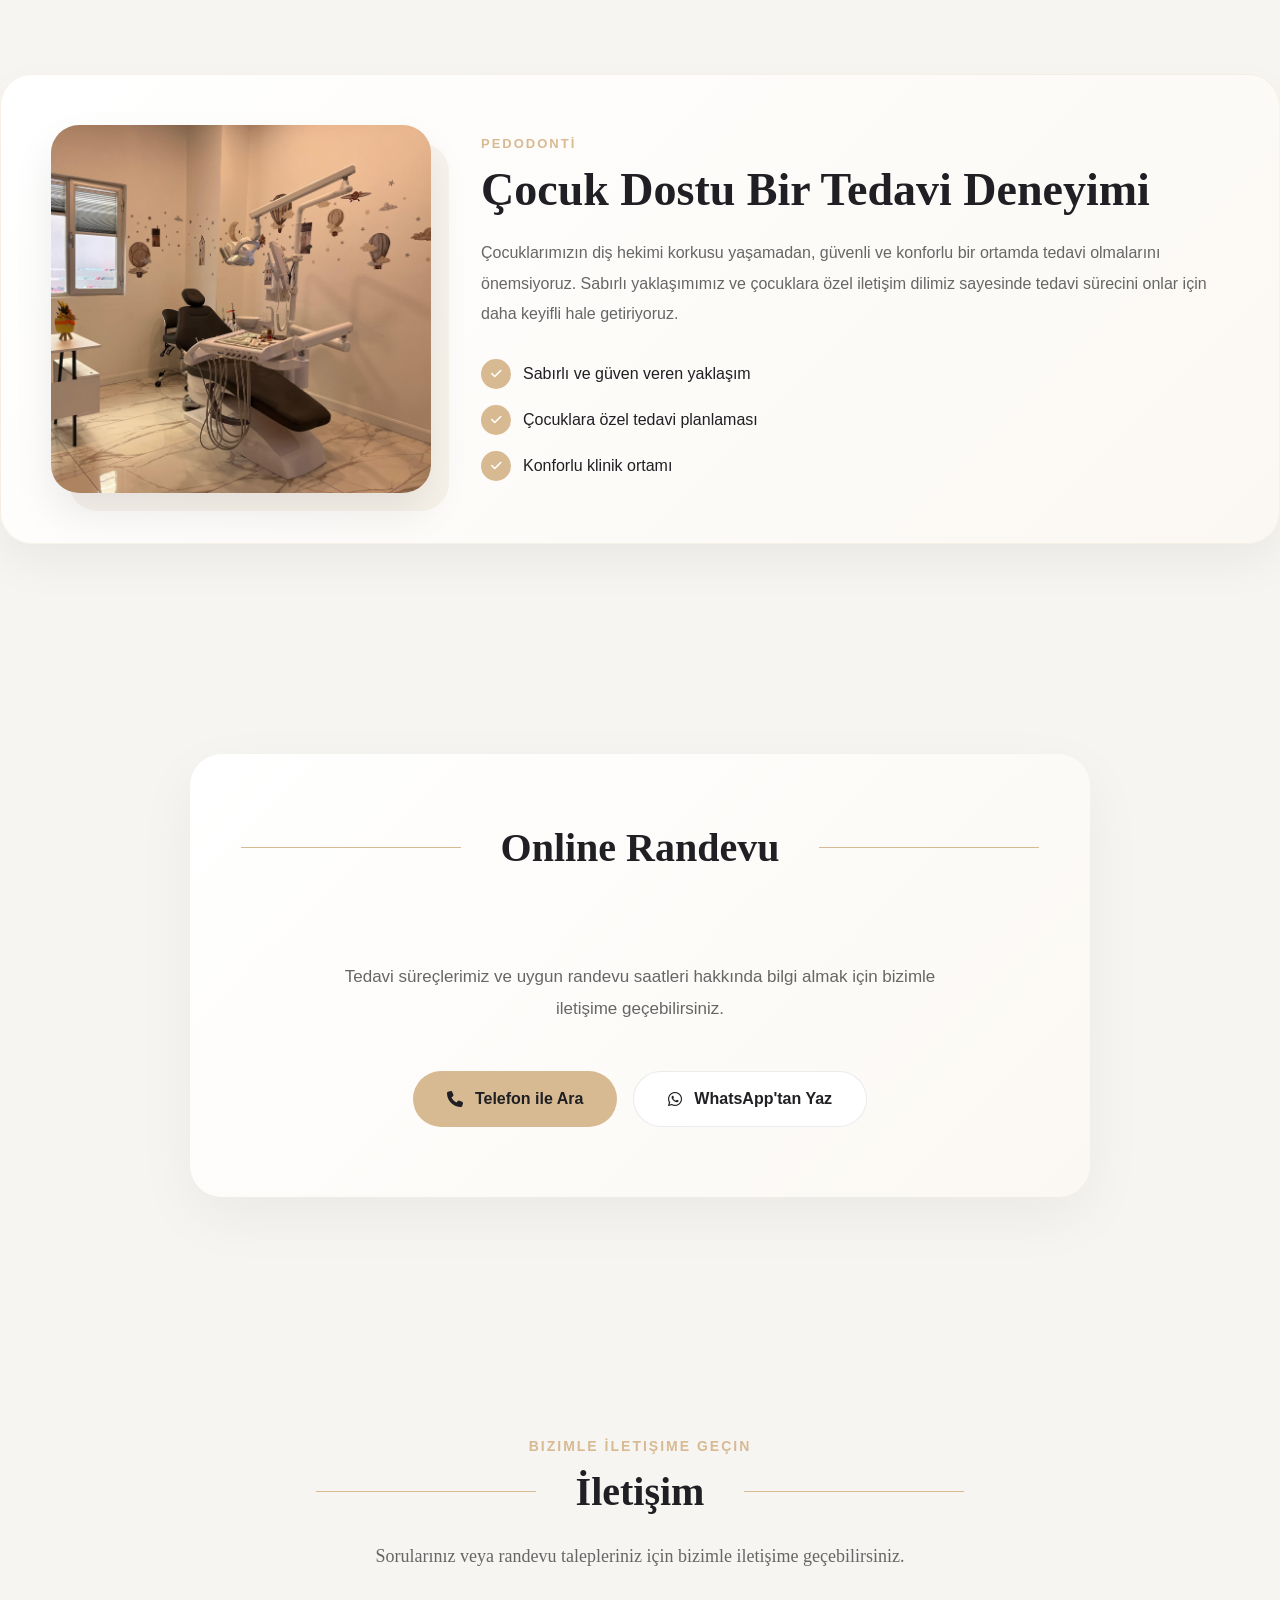
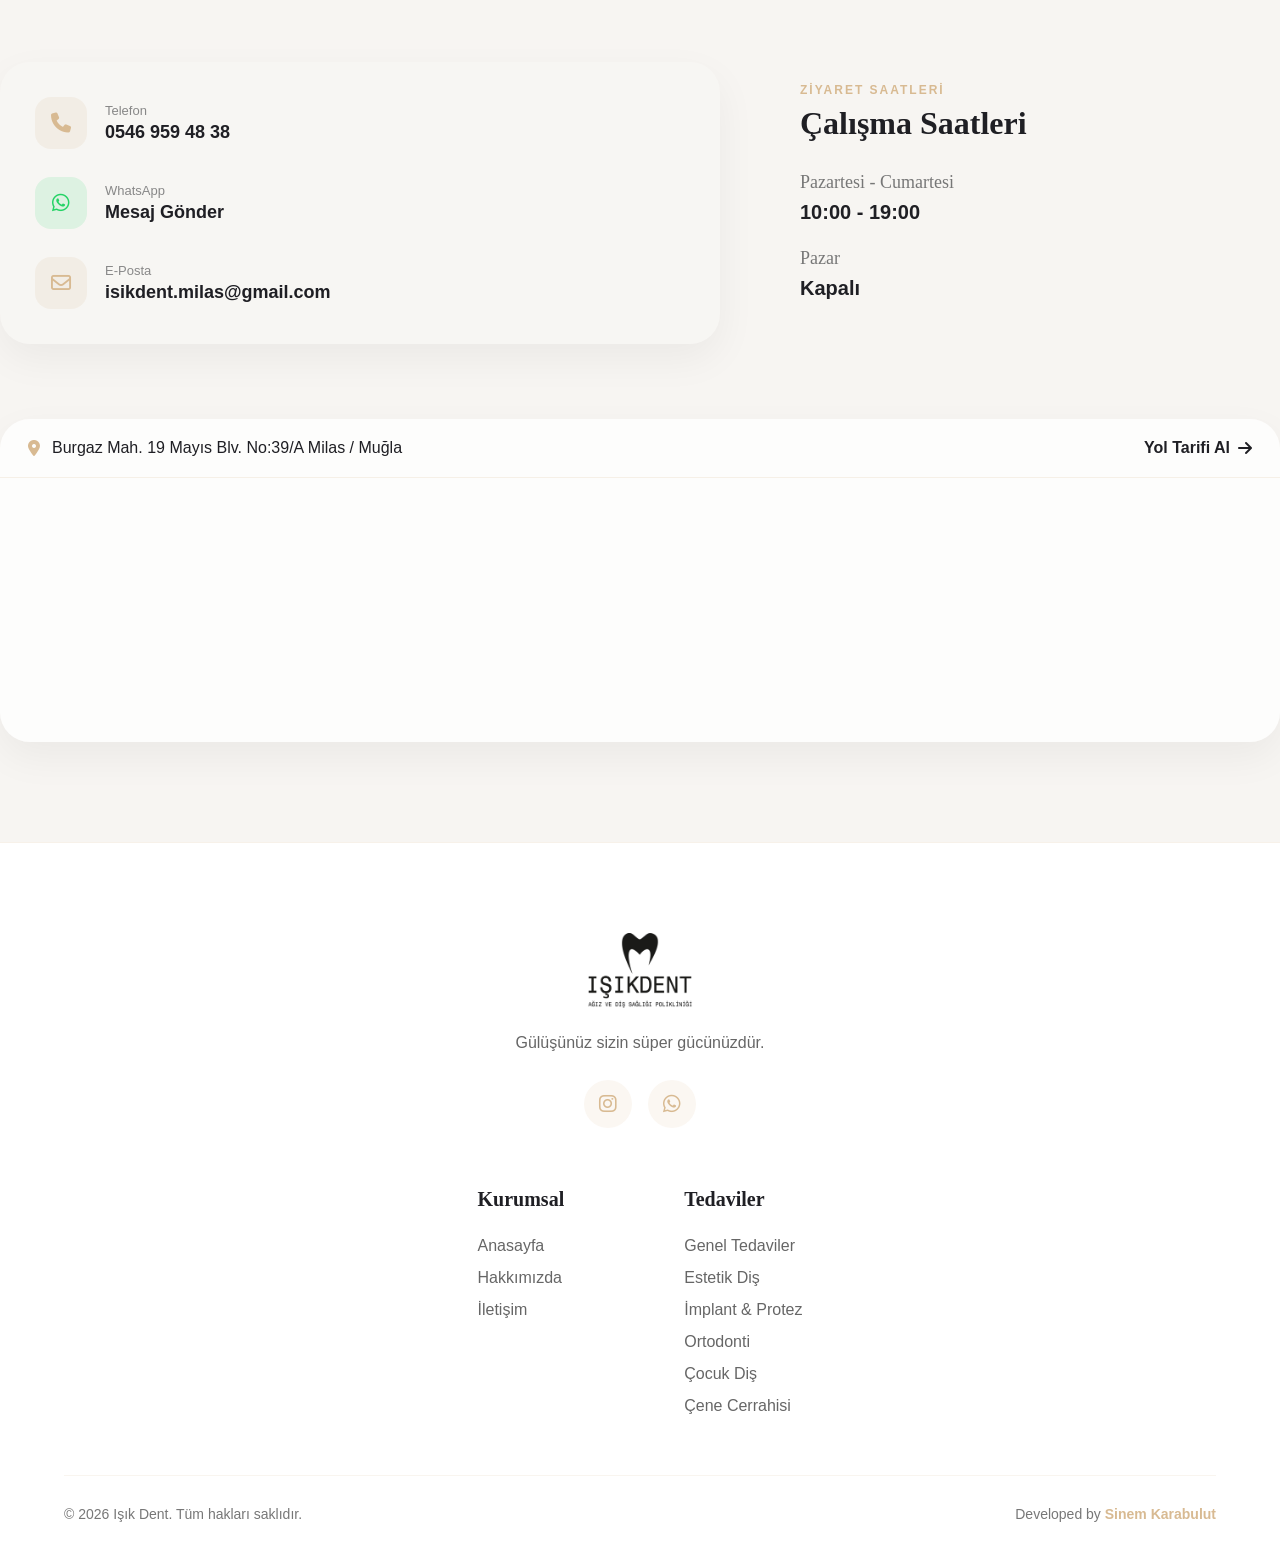
<file: pedodonti.html>
<!DOCTYPE html>
<html lang="en">

<head>
    <meta charset="UTF-8">
    <meta name="viewport" content="width=device-width, initial-scale=1.0">
    <title>Pedodonti</title>
    <link rel="stylesheet" href="style.css">
    <link rel="stylesheet" href="https://cdnjs.cloudflare.com/ajax/libs/font-awesome/6.5.1/css/all.min.css">
</head>

<body>

           <!-- TOP BAR -->
    <div class="top-bar">
        <div class="container top-bar-content">

            <div class="top-left">
                <a href="tel:+905469594838" class="top-item">
                    <i class="fa-solid fa-phone"></i>
                    <span>0546 959 48 38</span>
                </a>

                <a href="#" class="top-item">
                    <i class="fa-solid fa-location-dot"></i>
                    <span>Milas / Muğla</span>
                </a>

                <a href="mailto:isikdent.milas@gmail.com" class="top-item">
                    <i class="fa-solid fa-envelope"></i>
                    <span>isikdent.milas@gmail.com</span>
                </a>
            </div>

            <div class="top-right">
                <a href="#" class="social-icon">
                    <i class="fa-brands fa-instagram"></i>
                </a>
            </div>

        </div>
    </div>




    
    <!-- HEADER -->
    <header class="main-header">
  
        <div class="container header-content">

            <!-- LOGO -->
            <a href="index.html" class="logo">
                <img src="photos/logo.png" alt="Işık Dent Logo">
            </a>

            <!-- NAVIGATION -->
            <nav class="navbar">
                <a href="index.html">Anasayfa</a>
                <div class="dropdown">

                    <button class="dropdown-btn">
                        Tedaviler
                        <i class="fa-solid fa-chevron-down"></i>
                     </button>

                    <div class="dropdown-menu">

                        <!-- ITEM -->
                        <div class="dropdown-item">

                            <div class="dropdown-title">
                                Genel Tedaviler
                            </div>

                            <div class="submenu">
                                <a href="general.html#canal-treatment">Kanal Tedavisi</a>
                                <a href="general.html#estetic-fillings">Estetik Dolgu</a>
                                <a href="general.html#tooth-cleaning">Diş Taşı Temizliği</a>
                                <a href="general.html#xray">Röntgen</a>
                            </div>

                        </div>

                        <!-- ITEM -->
                        <div class="dropdown-item">

                            <div class="dropdown-title">
                                Estetik Diş
                            </div>

                            <div class="submenu">
                                <a href="Aestheticdent.html#smile-design">Gülüş Tasarımı</a>
                                <a href="Aestheticdent.html#teeth-whitening">Diş Beyazlatma</a>
                                <a href="Aestheticdent.html#lamine-veneer">Lamine Veneer</a>
                                <a href="Aestheticdent.html#zirconium">Zirkonyum Kaplama</a>
                            </div>

                        </div>

                        <!-- ITEM -->
                        <div class="dropdown-item">

                            <div class="dropdown-title">
                                İmplant & Protez
                            </div>

                            <div class="submenu">
                                <a href="implant.html#implant">İmplant</a>
                                <a href="implant.html#prosthetic-teeth">Protez Diş</a>
                                <a href="implant.html#digital-prosthetics">Dijital Protez</a>
                            </div>

                        </div>

                        <!-- ITEM -->
                        <div class="dropdown-item">

                            <div class="dropdown-title">
                                Ortodonti
                            </div>

                            <div class="submenu">
                                <a href="ortodonti.html#transparent-plates">Şeffaf Plak</a>
                                <a href="ortodonti.html#braces-treatment">Tel Tedavisi</a>
                            </div>

                        </div> 

                        <!-- ITEM -->
                        <div class="dropdown-item">

                            <div class="dropdown-title">
                                <a href="pedodonti.html#pedodonti-treatment" class="pedodonti-link">Çocuk Diş(Pedodonti)</a>
                            </div>

                        </div>

                        <!-- ITEM -->
                        <div class="dropdown-item">

                            <div class="dropdown-title">
                                Çene Cerrahisi
                            </div>

                            <div class="submenu">
                                <a href="cenecerrahi.html#cenecerrahi">Çene Cerrahisi</a>
                                <a href="cenecerrahi.html#sinus-lifting">Sinüs Lifting</a>
                                <a href="cenecerrahi.html#bone-graft">Kemik Grefti</a>
                                <a href="cenecerrahi.html#buried-tooth">Gömülü Diş Çekimi</a>
                            </div>

                        </div>

                    </div>

                </div>

                <a href="about.html">Hakkımızda</a>
                <a href="index.html#testimonials" class="smooth-scroll">Yorumlar</a>
                <a href="index.html#contact" class="smooth-scroll">İletişim</a>
            </nav>

            <!-- BUTTON -->
            <a href="index.html#appointment" class="appointment-btn">
                Online Randevu
                <i class="fa-solid fa-arrow-right"></i>
            </a>


            <!-- MOBILE MENU -->
             <div class="menu-toggle">☰</div>

        </div>
    </header>
             <div class="menu-overlay"></div>



    <section class="page-banner">

        <div class="container">

            <div class="banner-content">

                <span class="banner-subtitle">
                    Çocuk Diş Sağlığı
                </span>

                <h1>
                    Pedodonti
                </h1>

                <p>
                    Ağız ve diş sağlığını korumaya yönelik temel tedavi
                    uygulamaları hakkında detaylı bilgi edinin.
                </p>

            </div>

        </div>

        <div class="banner-shape shape-1"></div>
        <div class="banner-shape shape-2"></div>
        <div class="banner-shape shape-3"></div>

    </section>


    <section id="pedodonti-treatment" class="treatment-detail">

        <div class="container">

            <div class="treatment-wrapper">

                <!-- LEFT -->

                <div id="pedodonti" class="treatment-content">
                    <h2>
                        Pedodonti (Çocuk Diş Hekimliği)
                    </h2>

                    <p class="treatment-text">

                        Pedodonti, bebeklik döneminden ergenlik çağına kadar çocukların ağız ve diş sağlığının
                        korunması, gelişiminin takip edilmesi ve gerekli tedavilerin uygulanmasını kapsayan diş
                        hekimliği dalıdır. Amaç; çocukların sağlıklı diş gelişimini desteklemek, oluşabilecek ağız ve
                        diş problemlerini erken dönemde tespit ederek uygun tedaviyi planlamaktır. Çocuk dostu
                        yaklaşımlar sayesinde tedavi sürecinin güvenli ve konforlu geçmesi hedeflenir.
                    </p>

                    <!-- ACCORDION -->

                    <div class="accordion">

                        <div class="accordion-item">

                            <button class="accordion-header">

                                <span class="accordion-number">
                                    01
                                </span>

                                <span>
                                    Pedodonti Kimlere Hizmet Verir?
                                </span>

                                <i class="fa-solid fa-angle-down"></i>

                            </button>

                            <div class="accordion-content">

                                <p>
                                    Pedodonti; bebeklik döneminden başlayarak çocukluk ve ergenlik dönemindeki bireylere
                                    yönelik hizmet verir. Genellikle 0-16 yaş arasındaki çocukların ağız ve diş sağlığı
                                    ile ilgilenir. Düzenli kontroller sayesinde diş gelişimi takip edilir ve ihtiyaç
                                    duyulan koruyucu veya tedavi edici uygulamalar planlanır.
                                </p>

                            </div>

                        </div>

                        <div class="accordion-item">

                            <button class="accordion-header">

                                <span class="accordion-number">
                                    02
                                </span>

                                <span>
                                    Çocukların İlk Diş Hekimi Muayenesi Ne Zaman Yapılmalıdır?
                                </span>

                                <i class="fa-solid fa-angle-down"></i>

                            </button>

                            <div class="accordion-content">

                                <p>
                                    İlk diş hekimi muayenesinin, ilk süt dişi sürdükten sonra veya en geç 1 yaşına kadar
                                    yapılması önerilir. Erken dönemde gerçekleştirilen kontroller sayesinde olası
                                    sorunlar önceden fark edilebilir ve çocukların diş hekimi ile olumlu bir bağ
                                    kurmaları desteklenebilir.

                                </p>

                            </div>

                        </div>

                        <div class="accordion-item">

                            <button class="accordion-header">

                                <span class="accordion-number">
                                    03
                                </span>

                                <span>
                                    Süt Dişleri Neden Tedavi Edilmelidir?
                                </span>

                                <i class="fa-solid fa-angle-down"></i>

                            </button>

                            <div class="accordion-content">

                                <p>
                                    Süt dişleri; çocuğun beslenmesi, konuşma gelişimi ve daimi dişler için gerekli yerin
                                    korunması açısından önemli bir göreve sahiptir. Tedavi edilmeyen süt dişleri ağrı,
                                    enfeksiyon ve erken diş kaybına neden olabilir. Bu durum ilerleyen dönemlerde daimi
                                    dişlerin sürmesini ve dizilimini de olumsuz etkileyebilir.
                                </p>

                            </div>

                        </div>




                        <div class="accordion-item">

                            <button class="accordion-header">

                                <span class="accordion-number">
                                    04
                                </span>

                                <span>
                                    Çocuğum Diş Tedavisinden Korkuyorsa Ne Yapılır?
                                </span>

                                <i class="fa-solid fa-angle-down"></i>

                            </button>

                            <div class="accordion-content">

                                <p>
                                    Pedodonti uzmanları, çocukların yaşına ve ihtiyaçlarına uygun iletişim teknikleri
                                    kullanarak tedavi sürecini güvenli ve rahat bir şekilde planlar. Amaç; çocuğun diş
                                    hekimi korkusunu azaltmak ve olumlu bir tedavi deneyimi yaşamasını sağlamaktır.
                                    Gerektiğinde tedavi süreci çocuğun uyumuna göre kademeli olarak planlanabilir.
                                </p>

                            </div>

                        </div>

                        <div class="accordion-item">

                            <button class="accordion-header">

                                <span class="accordion-number">
                                    05
                                </span>

                                <span>
                                    Pedodonti Tedavisinin Avantajları Nelerdir?
                                </span>

                                <i class="fa-solid fa-angle-down"></i>

                            </button>

                            <div class="accordion-content">

                                <ul>
                                    <li> Çocukların ağız ve diş gelişiminin düzenli olarak takip edilmesini sağlar.
                                    </li>
                                    <li> Diş çürükleri ve diğer ağız problemlerinin erken teşhis edilmesine yardımcı
                                        olur.
                                    </li>
                                    <li> Koruyucu uygulamalar sayesinde ağız sağlığının desteklenmesine katkı sağlar.
                                    </li>
                                    <li> Çocukların diş hekimi korkusunu azaltmaya yardımcı olabilir.
                                    </li>
                                    <li> Sağlıklı süt dişlerinin korunmasını ve daimi dişlerin doğru gelişimini
                                        destekler.
                                    </li>
                                    <li> Çocukların yaşam boyu sürdürebilecekleri sağlıklı ağız bakım alışkanlıkları
                                        kazanmalarına katkı sağlar
                                    </li>
                                </ul>

                            </div>

                        </div>

                    </div>

                </div>
                <!-- RIGHT -->

                <div class="treatment-image">

                    <img src="photos/child.jpg" alt="Pedodonti">

                </div>

            </div>


        </div>



    </section>






    <section class="kids-care-box">

    <div class="kids-image">

        <img src="photos/child-dent.jpeg"
             alt="Çocuk Diş Tedavisi">

    </div>

    <div class="kids-content">

        <span class="kids-subtitle">
            PEDODONTİ
        </span>

        <h2>
            Çocuk Dostu Bir Tedavi Deneyimi
        </h2>

        <p>

            Çocuklarımızın diş hekimi korkusu yaşamadan,
            güvenli ve konforlu bir ortamda tedavi olmalarını
            önemsiyoruz. Sabırlı yaklaşımımız ve çocuklara özel
            iletişim dilimiz sayesinde tedavi sürecini onlar için
            daha keyifli hale getiriyoruz.

        </p>

        <div class="kids-features">

            <div>
                <i class="fa-solid fa-check"></i>
                Sabırlı ve güven veren yaklaşım
            </div>

            <div>
                <i class="fa-solid fa-check"></i>
                Çocuklara özel tedavi planlaması
            </div>

            <div>
                <i class="fa-solid fa-check"></i>
                Konforlu klinik ortamı
            </div>

        </div>

    </div>

</section>




















 <!--Appointment-->

   <section id="appointment">
    <div class="appointment-section">
    <div class="container">

        <div class="appointment-box fade-up">

            <div class="section-heading">

                <div class="section-title-row">

                    <div class="line"></div>

                    <h2 class="section-maintitle">
                        Online Randevu
                    </h2>

                    <div class="line"></div>

                </div>

            </div>

            <p class="appointment-text">

                Tedavi süreçlerimiz ve uygun randevu saatleri
                hakkında bilgi almak için bizimle iletişime geçebilirsiniz.

            </p>

            <div class="appointment-buttons">

                <a href="tel:+905469594838"
                   class="appointment-btn phone-btn">

                    <i class="fa-solid fa-phone"></i>

                    Telefon ile Ara

                </a>

                <a href="https://wa.me/905469594838"
                   target="_blank"
                   class="appointment-btn whatsapp-btn">

                    <i class="fa-brands fa-whatsapp"></i>

                    WhatsApp'tan Yaz

                </a>

            </div>

        </div>

    </div>
    </div>
</section>




<!--CONTACT-->
    <section id="contact">

    <div class="contact-section">
        
        <div class="section-heading">

            <span class="section-subtitle fade-up">
                Bizimle İletişime Geçin
            </span>

            <div class="section-title-row fade-up">

                <div class="line"></div>

                <h2 class="section-maintitle">
                    İletişim
                </h2>

                <div class="line"></div>

            </div>

            <p class="contact-subtext fade-up">
                Sorularınız veya randevu talepleriniz için
                bizimle iletişime geçebilirsiniz.
            </p>

        </div>

        <!-- TOP CARD -->

        <div class="contact-top">

            <!-- LEFT -->

            <div class="contact-info-card fade-up">

                <a href="tel:+905469594838" class="contact-row">

                    <div class="contact-icon">
                        <i class="fa-solid fa-phone"></i>
                    </div>

                    <div>

                        <small>Telefon</small>

                        <strong>0546 959 48 38</strong>

                    </div>

                </a>

                <a href="https://wa.me/905469594838" target="_blank" class="contact-row">
                    <!--_blank yeni sekmede açar-->

                    <div class="contact-icon whatsapp">

                        <i class="fa-brands fa-whatsapp"></i>

                    </div>

                    <div>

                        <small>WhatsApp</small>

                        <strong>Mesaj Gönder</strong>

                    </div>

                </a>

                <a href="mailto:isikdent.milas@gmail.com" class="contact-row">

                    <div class="contact-icon">

                        <i class="fa-regular fa-envelope"></i>

                    </div>

                    <div>

                        <small>E-Posta</small>

                        <strong>isikdent.milas@gmail.com</strong>

                    </div>

                </a>

            </div>

            <!-- RIGHT -->

            <div class="working-hours fade-up">

                <span class="working-hours-mini">
                    ZİYARET SAATLERİ
                </span>

                <h3>
                    Çalışma Saatleri
                </h3>

                <div class="hours-group">

                    <p>
                        Pazartesi - Cumartesi
                    </p>

                    <strong>
                        10:00 - 19:00
                    </strong>

                </div>

                <div class="hours-group">

                    <p>
                        Pazar
                    </p>

                    <strong>
                        Kapalı
                    </strong>

                </div>

            </div>

        </div>

        <!-- MAP -->

        <div class="contact-map fade-up">

            <div class="map-top">

                <div class="map-address">

                    <i class="fa-solid fa-location-dot"></i>

                    <a href="https://maps.google.com/?q=Burgaz+Mahallesi+19+Mayıs+Bulvarı+No:39/A+Milas+Muğla"
                        target="_blank">

                        Burgaz Mah. 19 Mayıs Blv.
                        No:39/A Milas / Muğla

                    </a>

                </div>

                <a href="https://maps.google.com/?q=Burgaz+Mahallesi+19+Mayıs+Bulvarı+No:39/A+Milas+Muğla"
                    target="_blank" class="route-link">

                    Yol Tarifi Al

                    <i class="fa-solid fa-arrow-right"></i>

                </a>

            </div>

            <iframe
                src="https://www.google.com/maps?q=Burgaz+Mahallesi+19+Mayıs+Bulvarı+No:39/A+Milas+Muğla&output=embed"
                loading="lazy">
            </iframe>

        </div>

    </div>
    </section>





<footer class="footer">

    <div class="container">

        <div class="footer-top">

            <img
                src="photos/logo.png"
                alt="Işık Dent"
                class="footer-logo">

            <p class="footer-slogan">

                Gülüşünüz sizin süper gücünüzdür.

            </p>

            <div class="footer-socials">

                <a href="https://www.instagram.com/isik.dent/">
                    <i class="fa-brands fa-instagram"></i>
                </a>

                <a href="https://wa.me/905469594838"
                   target="_blank">
                    <i class="fa-brands fa-whatsapp"></i>
                </a>

            </div>

        </div>

        <div class="footer-links">

            <div class="footer-column">

                <h4>Kurumsal</h4>

                <a href="index.html">Anasayfa</a>
                <a href="about.html">Hakkımızda</a>
                <a href="index.html#contact">İletişim</a>

            </div>

            <div class="footer-column">

                <h4>Tedaviler</h4>

                <a href="general.html">Genel Tedaviler</a>
                <a href="Aestheticdent.html">Estetik Diş</a>
                <a href="implant.html">İmplant & Protez</a>
                <a href="ortodonti.html">Ortodonti</a>
                <a href="pedodonti.html">Çocuk Diş</a>
                <a href="cenecerrahi.html">Çene Cerrahisi</a>

            </div>

        </div>

        <div class="footer-bottom">

            <p>
                © 2026 Işık Dent.
                Tüm hakları saklıdır.
            </p>

            <p class="developer">

                Developed by
                <span>Sinem Karabulut</span>

            </p>

        </div>

    </div>

</footer>



 <!-- FONT AWESOME -->
    <link rel="stylesheet" href="https://cdnjs.cloudflare.com/ajax/libs/font-awesome/6.5.2/css/all.min.css" />
 <script>

        const dropdownTitles = document.querySelectorAll(".dropdown-title");

        dropdownTitles.forEach(title => {

            title.addEventListener("click", () => {

                const parent = title.parentElement;

                parent.classList.toggle("active");

            });

        });

    </script>



   <script>

        const fadeElements = document.querySelectorAll(".fade-up, .about-image");

        const observer = new IntersectionObserver((entries) => {

            entries.forEach((entry) => {

                if (entry.isIntersecting) {

                    entry.target.classList.add("show");

                }

            });

        }, {
            threshold: 0.15
        });

        fadeElements.forEach((element) => {
            observer.observe(element);
        });

    </script>

<script>

    const menuToggle = document.querySelector(".menu-toggle");
    const navbar = document.querySelector(".navbar");
    const menuOverlay = document.querySelector(".menu-overlay");

    function closeMenu() {
        navbar.classList.remove("active");
        menuOverlay.classList.remove("active");
        menuToggle.querySelector("i").classList.remove("fa-xmark");
        menuToggle.querySelector("i").classList.add("fa-bars");
    }

    menuToggle.addEventListener("click", () => {

        navbar.classList.toggle("active");
        menuOverlay.classList.toggle("active");

        const icon = menuToggle.querySelector("i");
        icon.classList.toggle("fa-bars");
        icon.classList.toggle("fa-xmark");

    });

    menuOverlay.addEventListener("click", closeMenu);

    /* close menu when a nav link is tapped (so it doesn't stay open after navigating) */
    document.querySelectorAll(".navbar a").forEach(link => {
        link.addEventListener("click", closeMenu);
    });

    /* DROPDOWN TOGGLE ON MOBILE (tap instead of hover) */

    const dropdownBtns = document.querySelectorAll(".dropdown-btn");

    dropdownBtns.forEach(btn => {

        btn.addEventListener("click", () => {

            const dropdown = btn.parentElement;
            dropdown.classList.toggle("active");

        });

    });

</script>


    <script>

        const accordionItems =
            document.querySelectorAll(".accordion-item");

        accordionItems.forEach(item => {

            const header =
                item.querySelector(".accordion-header");

            header.addEventListener("click", () => {

                accordionItems.forEach(other => {

                    if (other !== item) {

                        other.classList.remove("active");
                    }

                });

                item.classList.toggle("active");

            });

        });

    </script>
</body>

</html>
</file>
<file: style.css>
* {
    margin: 0;
    padding: 0;
    box-sizing: border-box;
}

body {
    font-family: 'Poppins', sans-serif;
    background-color: #F7F5F2;
}

html{
    scroll-behavior: smooth;
}
/* CONTAINER */

.container {
    width: 90%;
    max-width: 1350px;
    margin: auto;
}

/* TOP BAR */

.top-bar {
    background: #1F1F24;
    padding: 12px 0;
}

.top-bar-content {
    display: flex;
    justify-content: space-between;
    align-items: center;
}

.top-left {
    display: flex;
    align-items: center;
    gap: 28px;
}

.top-item {
    display: flex;
    align-items: center;
    gap: 8px;

    text-decoration: none;
    color: #F5F5F5;

    font-size: 14px;
    transition: 0.3s;
}

.top-item:hover {
    color: #D2B48C;
}

.social-icon {
    color: #F5F5F5;
    font-size: 18px;
    transition: 0.3s;
}

.social-icon:hover {
    color: #D2B48C;
}

/*==========================
        MOBILE TOP BAR
==========================*/

@media (max-width:991px){

    .top-bar{
        padding:10px 0;
    }

    .top-bar-content{
        display:flex;
        justify-content:space-between;
        align-items:center;
    }

    .top-left{
        gap:18px;
    }

    .top-item{
        justify-content:center;
        font-size:18px;
        transition:.3s ease;
    }

    /* Yazıları gizle */
    .top-item span{
        display:none;
    }

    .top-item i{
        font-size:18px;
    }

    .top-item:hover{
        color:#D8BA92;
        transform:translateY(-2px);
    }

    .social-icon{
        font-size:18px;
        transition:.3s ease;
    }

    .social-icon:hover{
        color:#D8BA92;
        transform:translateY(-2px);
    }

}







/* MAIN HEADER */

.main-header {
    position: sticky;
    top: 0;
    left: 0;
    width: 100%;
    z-index: 999;
    background: rgba(255,255,255,.95);

    border-bottom: 1px solid rgba(0,0,0,.05);
}

.header-content {
    height: 90px;

    display: flex;
    justify-content: space-between;
    align-items: center;
}

/* LOGO */

.logo img {
    height: 72px;
    object-fit: contain;
    /* logo resminin orantısını korur. */
}

/* NAVBAR */

.navbar {
    display: flex;
    align-items: center;
    gap: 36px;
}

.navbar a {
    text-decoration: none;
    color: #1F1F24;

    font-size: 15px;
    font-weight: 500;

    transition: 0.3s;
}

.navbar a:hover {
    color: #D8BA92;
}

/* DROPDOWN */

.dropdown {
    position: relative;
}

.dropdown-btn {
    display: flex;
    align-items: center;
    gap: 8px;

    border: none;
    background: none;

    cursor: pointer;

    font-size: 15px;
    font-weight: 500;
    color: #1F1F24;

    transition: 0.3s;
}

.dropdown-btn:hover {
    color: #D8BA92;
}

/* MENU */

.dropdown-menu {
    position: absolute;
    top: 55px;
    left: 0;

    width: 320px;

    background: #fff;

    border-radius: 20px;

    padding: 28px;

    box-shadow: 0 15px 40px rgba(0, 0, 0, 0.08);

    opacity: 0;
    visibility: hidden;
    /* menüyü gizler. */
    transform: translateY(10px);
    /* menüyü aşağı kaydırır. */

    transition: 0.3s;

    z-index: 999;
}

/* OPEN MENU */

.dropdown:hover .dropdown-menu {
    opacity: 1;
    visibility: visible;
    transform: translateY(0);
    /* menüyü eski konumuna getirir. */
}

/* ITEM */

.dropdown-item {
    margin-bottom: 18px;
}

/* son itemin margin-bottom'ını kaldırmak için kullanılır. */
.dropdown-item:last-child {
    margin-bottom: 0;
}

/* MAIN TITLE */

.dropdown-title {
    font-size: 15px;
    font-weight: 600;

    color: #1F1F24;

    cursor: pointer;

    transition: 0.3s;
}

.dropdown-title .pedodonti-link{
    font-size: 15px;
    font-weight: 600;

    color: #1F1F24;

    cursor: pointer;

    transition: 0.3s;

    text-decoration: none;

}

.dropdown-title:hover {
    color: #D8BA92;
}

/* SUBMENU */

.submenu {
    max-height: 0;

    overflow: hidden;

    padding-left: 12px;

    transition:
        max-height 0.4s ease,
        padding-top 0.3s ease;
}

/* SUBMENU LINKS */

.submenu a {
    display: block;

    margin-bottom: 10px;

    font-size: 14px;
    font-weight: 400;

    color: #666;

    transition: 0.3s;
}

.submenu a:last-child {
    margin-bottom: 0;
}

.submenu a:hover {
    color: #D8BA92;
    padding-left: 4px;
}

/* OPEN SUBMENU */

.dropdown-item.active .submenu {
    max-height: 300px;
    padding-top: 12px;
}









/* BUTTON */

.appointment-btn {

    display: inline-flex;
    align-items: center;
    gap: 12px;

    padding: 18px 34px;

    border-radius: 999px;

    background: #c7ab85c0;

    color: #1F1F24;

    text-decoration: none;

    font-weight: 600;

    transition: .3s;
}

.appointment-btn:hover {

    transform: translateY(-4px);

    box-shadow:
        0 15px 35px rgba(216, 186, 146, .35);

    background: #c7ab85;
}

.appointment-btn i {
    transition: .3s;
}

.appointment-btn:hover i {
    transform: translateX(5px);
}

/* MOBILE MENU */

.menu-toggle {
    display: none;

    border: none;
    background: none;

    font-size: 24px;
    cursor: pointer;

    color: #1F1F24;
}


/* RESPONSIVE */
/*==========================
        MOBILE HEADER
==========================*/

.menu-overlay{
    position: fixed;
    inset: 0;
    background: rgba(0,0,0,.45);
    backdrop-filter: blur(3px);

    opacity: 0;
    visibility: hidden;

    transition: .35s;

    z-index: 998;
}

.menu-overlay.active{
    opacity:1;
    visibility:visible;
}


@media (max-width:991px){

    /* TOP BAR */


    .container{
        width:92%;
    }

    .header-content{
        height:72px;
    }

    .logo img{
        height:56px;
    }

    .appointment-btn{
        display: inline-flex !important;
        align-items: center;
        gap: 8px;

        padding: 10px 18px;

        font-size: 13px;
        font-weight: 600;

        border-radius: 999px;
    }

    .appointment-btn i{
        font-size: 12px;
    }

    .menu-toggle{
        display:flex;
        align-items:center;
        justify-content:center;

        width:44px;
        height:44px;

        border-radius:12px;

        background:#F8F6F2;

        font-size:22px;

        transition:.3s;

        z-index:1001;
    }

    .menu-toggle:hover{
        background:#D8BA92;
        color:#fff;
    }

    /* NAV */

    .navbar{

        position:fixed;

        top:0;
        right:-100%;

        width:310px;
        max-width:85%;

        height:100vh;

        background:#fff;

        display:flex;
        flex-direction:column;
        align-items:flex-start;

        gap:0;

        padding:95px 28px 40px;

        overflow-y:auto;

        transition:.4s ease;

        box-shadow:-12px 0 35px rgba(0,0,0,.12);

        z-index:999;

    }

    .navbar.active{
        right:0;
    }

    .navbar>a,
    .dropdown-btn{

        width:100%;

        display:flex;
        justify-content:space-between;
        align-items:center;

        padding:17px 0;

        border-bottom:1px solid #EFEAE3;

        font-size:15px;

        font-weight:500;
    }

    .navbar>a:hover,
    .dropdown-btn:hover{
        color:#D8BA92;
    }


    /* DROPDOWN */

    .dropdown{
        width:100%;
    }

    .dropdown-menu{

        position:static;

        width:100%;

        background:none;

        padding:0;

        margin-top:8px;

        border-radius:0;

        box-shadow:none;

        opacity:1;
        visibility:visible;

        transform:none;

        display:none;
    }

    .dropdown.active .dropdown-menu{
        display:block;
    }

    .dropdown-item{

        margin-bottom:10px;

        border-bottom:1px solid #f3f3f3;

        padding-bottom:10px;
    }

    .dropdown-title{

        display:flex;
        justify-content:space-between;
        align-items:center;

        font-size:14px;

        padding:10px 0;

        cursor:pointer;
    }

    .dropdown-title:hover{
        color:#D8BA92;
    }

    .dropdown-title .pedodonti-link{
        font-size:14px;
    }

    .submenu{

        padding-left:14px;
    }

    .submenu a{

        font-size:13px;

        margin-bottom:9px;

        color:#666;
    }

    .submenu a:hover{

        color:#D8BA92;

        padding-left:5px;
    }

}

@media (max-width:480px){

    .header-content{
        height:68px;
    }

    .logo img{
        height:50px;
    }

    .navbar{
        width:80%;
        max-width:80%;
        padding:82px 22px 30px;
    }

    .navbar>a,
    .dropdown-btn{
        font-size:14px;
        padding:15px 0;
    }

    .dropdown-title{
        font-size:13px;
    }

    .dropdown-title .pedodonti-link{
        font-size:13px;
    }

    .submenu a{
        font-size:12px;
    }

    .menu-toggle{
        width:40px;
        height:40px;
        font-size:20px;
    }

}







.kids-care-box{

    display:grid;

    grid-template-columns:380px 1fr;

    gap:50px;

    align-items:center;

    padding:50px;

    margin:90px 0;

    background:
    linear-gradient(
        135deg,
        #fff,
        #fbf8f3
    );

    border-radius:32px;

    box-shadow:
    0 20px 45px rgba(0,0,0,.05);

    border:1px solid rgba(216,186,146,.18);
}

/* IMAGE */

.kids-image{

    position:relative;
}

.kids-image::before{

    content:"";

    position:absolute;

    width:100%;
    height:100%;

    left:18px;
    top:18px;

    border-radius:28px;

    background:
    rgba(216,186,146,.15);
}

.kids-image img{

    position:relative;

    width:100%;

    border-radius:28px;

    display:block;

    z-index:2;

    box-shadow:
    0 20px 40px rgba(0,0,0,.08);
}

/* TEXT */

.kids-subtitle{

    display:block;

    margin-bottom:12px;

    color:#D8BA92;

    font-size:13px;

    font-weight:600;

    letter-spacing:2px;
}

.kids-content h2{

    font-family:
    "Cormorant Garamond", serif;

    font-size:46px;

    color:#1F1F24;

    margin-bottom:22px;
}

.kids-content p{

    color:#666;

    line-height:1.9;

    margin-bottom:30px;
}

/* FEATURES */

.kids-features{

    display:flex;

    flex-direction:column;

    gap:16px;
}

.kids-features div{

    display:flex;

    align-items:center;

    gap:12px;

    color:#1F1F24;

    font-weight:500;
}

.kids-features i{

    width:30px;
    height:30px;

    border-radius:50%;

    background:#D8BA92;

    color:#fff;

    display:flex;
    align-items:center;
    justify-content:center;

    font-size:12px;
}

/* RESPONSIVE */

@media(max-width:992px){

    .kids-care-box{

        grid-template-columns:1fr;

        padding:35px;
    }

    .kids-content{

        text-align:center;
    }

    .kids-features{

        align-items:center;
    }

}












/* HERO SECTION */

.hero-slider {
    position: relative;
    /*diğer elemanar hero-slider üzerinde olacak(absulute olanlar burada).*/

    background: #000;

    width: 100%;
    height: 92vh;

    overflow: hidden;
}

/* SLIDE */

.hero-slide {
    position: absolute;


    inset: 0;
    /* top, right, bottom, left: 0; ile aynı işlevi görür. */


    opacity: 0;
    /*görünmez*/
    visibility: hidden;

    transition: opacity 1.2s ease-in-out;
    z-index: 1;
}

/* aktif slide'ı göstermek için kullanılır. */
.hero-slide.active {
    opacity: 1;
    visibility: visible;
    z-index: 2;
}


/* IMAGE */

.hero-slide img {
    width: 100%;
    height: 100%;

    object-fit: cover;

    transform: scale(1);

    will-change: transform;

    backface-visibility: hidden;
}

/* ACTIVE IMAGE */

.hero-slide.active img {
    animation: cinematicZoom 7s ease forwards;
}

/* ZOOM */

@keyframes cinematicZoom {

    from {
        transform: scale(1);
    }

    to {
        transform: scale(1.05);
    }

}

/* OVERLAY */

.overlay {
    position: absolute;

    inset: 0;

    background: rgba(0, 0, 0, 0.45);

    z-index: 1;
}

/* HERO CONTENT */


.hero-content {
    position: absolute;

    top: 50%;
    left: 8%;

    transform: translateY(-50%);

    z-index: 3;

    max-width: 700px;
}

/* SUBTITLE */

.hero-subtitle {
    display: inline-block;

    margin-bottom: 18px;

    color: #D8BA92;

    font-size: 15px;
    font-weight: 500;
    letter-spacing: 2px;

    text-transform: uppercase;
    /* metni büyük harfe çevirir. */
}

/* TITLE */

.hero-content h1 {
    color: #fff;

    font-size: 72px;
    line-height: 1.1;

    font-weight: 700;

    margin-bottom: 32px;
}

/* BUTTONS */

.hero-buttons {
    position: absolute;
    display: flex;

    left: 110px;
    bottom: 140px;
    align-items: center;
    gap: 18px;
    z-index: 3;
}

/* BUTTON */

.hero-btn {
    display: inline-flex;
    /*tüm satırı kaplamaz ve flexable özellikler kazanır.*/
    align-items: center;
    justify-content: center;

    height: 56px;
    padding: 0 30px;

    border-radius: 999px;

    text-decoration: none;

    font-size: 15px;
    font-weight: 600;

    transition: 0.3s;
}

/* PRIMARY */

.primary-btn {
    background: #c7ab85;
    color: #1F1F24;
}

.primary-btn:hover {
    transform: translateY(-3px);

    box-shadow: 0 10px 25px rgba(0, 0, 0, 0.15);
}

/* SECONDARY */

.secondary-btn {
    border: 1px solid rgba(255, 255, 255, 0.4);

    color: #fff;

    backdrop-filter: blur(6px);
}

.secondary-btn:hover {
    background: rgba(255, 255, 255, 0.12);

    transform: translateY(-3px);
}


.hero-content.animate {
    animation: textReveal 1s ease forwards;
    animation-delay: 0.4s;

    opacity: 0;
}

/* ANIMATIONS */

@keyframes slowZoom {

    from {
        transform: scale(1);
    }

    to {
        transform: scale(1.05);
    }


}


@keyframes textReveal {

    from {
        opacity: 0;
        transform:
            translateY(-50%) translateX(-40px);
    }

    to {
        opacity: 1;
        transform:
            translateY(-50%) translateX(0);
    }

}

/* RESPONSIVE */

/* ========================================= */
/* RESPONSIVE - TABLET (max-width: 1024px)   */
/* ========================================= */

@media (max-width: 1024px) {

    .hero-content {
        max-width: 600px;
        left: 6%;
    }

    .hero-content h1 {
        font-size: 56px;
    }

    .hero-buttons {
        left: 6%;
        bottom: 100px;
    }
}


/* ========================================= */
/* RESPONSIVE - TABLET / SMALL LAPTOP (max-width: 768px) */
/* ========================================= */

@media (max-width: 768px) {

    .hero-slider {
        height: 80vh;
    }

    .hero-content {
        max-width: 90%;
        left: 5%;
        right: 5%;
    }

    .hero-subtitle {
        font-size: 13px;
        margin-bottom: 12px;
    }

    .hero-content h1 {
        font-size: 40px;
        margin-bottom: 24px;
    }

    .hero-buttons {
        left: 5%;
        bottom: 80px;
        gap: 12px;
    }

    .hero-btn {
        height: 48px;
        padding: 0 22px;
        font-size: 14px;
    }
}


/* ========================================= */
/* RESPONSIVE - MOBILE (max-width: 480px)    */
/* ========================================= */

@media (max-width: 480px) {

    .hero-slider {
        height: 75vh;
    }

    .hero-content {
        top: 45%;
        max-width: 92%;
        left: 5%;
        right: 5%;
    }

    .hero-subtitle {
        font-size: 12px;
        letter-spacing: 1.5px;
    }

    .hero-content h1 {
        font-size: 30px;
        line-height: 1.2;
        margin-bottom: 20px;
    }

    /* Butonlar mobilde alt alta ve ortalanmış */
    .hero-buttons {
        position: absolute;
        left: 50%;
        bottom: 40px;
        transform: translateX(-50%);

        flex-direction: column;
        width: 85%;
        gap: 10px;
    }

    .hero-btn {
        width: 100%;
        height: 46px;
        font-size: 14px;
    }
}


/* ========================================= */
/* RESPONSIVE - VERY SMALL MOBILE (max-width: 360px) */
/* ========================================= */

@media (max-width: 360px) {

    .hero-content h1 {
        font-size: 26px;
    }

    .hero-subtitle {
        font-size: 11px;
    }

    .hero-buttons {
        bottom: 30px;
    }
}

















/* SERVICES SECTION */

.services-section {
    padding: 120px 0;

    background: #F7F5F2;
}


.section-subtitle {
    display: inline-block;
    /*kendi metin genişliğini alır ve margin padding gibi özellikler uygulanabilir.*/

    margin-bottom: 14px;

    color: #D8BA92;

    font-size: 14px;
    font-weight: 600;
    letter-spacing: 2px;

    text-transform: uppercase;
    /* metni büyük harfe çevirir. */
}

.section-heading {
    text-align: center;

    margin-bottom: 90px;
}

/* TITLE ROW */

.section-title-row {
    display: flex;
    /*yatay sıralar*/
    align-items: center;
    justify-content: center;
    gap: 40px;
}

/* LINES */

.section-title-row .line {
    width: 220px;
    height: 1px;

    background: #D8BA92;
}

/* MAIN TITLE */

.section-maintitle {
    color: #1F1F24;

    font-size: 40px;
    font-weight: 700;

    font-family: Cormorant Garamond, serif;
}

/* GRID */

.services-grid {
    display: grid;

    grid-template-columns: repeat(3, 1fr);

    gap: 30px;
}

/* CARD */

.service-card {
    position: relative;
    /*service-card'ın içinde absolute konumlandırılmış elemanlar varsa, bu elemanların konumunu service-card'a göre ayarlamak için kullanılır.*/

    background: #fff;

    border-radius: 28px;

    padding: 32px;

    overflow: hidden;

    transition: 0.4s ease;

    border: 1px solid rgba(0, 0, 0, 0.04);

    box-shadow: 0 10px 30px rgba(0, 0, 0, 0.03);
}

/* TOP BORDER EFFECT */

.service-card::before {
    content: "";

    position: absolute;

    top: 0;
    left: 0;

    width: 100%;
    height: 4px;

    background: #D8BA92;

    transform: scaleX(0);

    transform-origin: left;

    transition: 0.4s;
}

.service-card:hover::before {
    transform: scaleX(1);
    /* top borderı göstermek için kullanılır. */
}

/* HOVER */


.service-card:hover {
    box-shadow: 0 25px 60px rgba(0, 0, 0, 0.08);
}

.service-card-inner {
    height: 100%;

    transition: 0.4s ease;
}

.service-card-inner {
    height: 100%;
    transition: 0.4s ease;
}

.service-card:hover .service-card-inner {
    transform: translateY(-10px);
}

/* ICON */

.service-icon {
    width: 58px;
    height: 58px;

    border-radius: 18px;

    background: rgba(216, 186, 146, 0.205);

    display: flex;
    align-items: center;
    justify-content: center;

    margin-bottom: 26px;
}

.service-icon i {
    font-size: 28px;
    color: #D8BA92;
}

/* TITLE */

.service-card h3 {
    font-size: 24px;
    font-weight: 700;
    font-family: 'Times New Roman', Times, serif;

    color: #1F1F24;

    margin-bottom: 24px;
}

/* LIST */

.service-list {
    list-style: none;

    margin-bottom: 28px;
}

.service-list li {
    position: relative;

    padding-left: 18px;

    margin-bottom: 10px;

    color: #555;

    font-size: 15px;
    line-height: 1.6;
}

.service-list li::before {
    content: "•";

    position: absolute;
    left: 0;

    color: #D8BA92;
}

/* DESCRIPTION */

.service-card p {
    color: #666;

    font-size: 15px;
    line-height: 1.9;

    margin-bottom: 30px;
}

/* LINK */

.service-link {
    display: inline-flex;
    /*tüm satırı kaplamaz ve flexable özellikler kazanır.*/
    align-items: center;
    gap: 10px;

    text-decoration: none;

    color: #1F1F24;

    font-size: 15px;
    font-weight: 600;

    transition: 0.3s;
}

.service-link i {
    transition: 0.3s;
}

.service-link:hover {
    color: #D8BA92;
}

.service-link:hover i {
    transform: translateX(5px);
}




/* RESPONSIVE */
/* ========================================= */
/* RESPONSIVE - TABLET (max-width: 1024px)   */
/* ========================================= */

@media (max-width: 1024px) {

    .services-section {
        padding: 90px 0;
    }

    .services-grid {
        grid-template-columns: repeat(2, 1fr);
        gap: 24px;
    }

    .section-title-row .line {
        width: 120px;
    }

    .section-maintitle {
        font-size: 34px;
    }
}


/* ========================================= */
/* RESPONSIVE - TABLET / MOBILE (max-width: 768px) */
/* ========================================= */

@media (max-width: 768px) {

    .services-section {
        padding: 70px 0;
    }

    .section-heading {
        margin-bottom: 60px;
    }

    .section-subtitle {
        font-size: 13px;
    }

    .section-title-row {
        gap: 20px;
    }

    .section-title-row .line {
        width: 60px;
    }

    .section-maintitle {
        font-size: 28px;
    }

    .services-grid {
        grid-template-columns: repeat(2, 1fr);
        gap: 20px;
    }

    .service-card {
        padding: 26px;
        border-radius: 22px;
    }

    .service-card h3 {
        font-size: 21px;
        margin-bottom: 18px;
    }

    .service-icon {
        width: 50px;
        height: 50px;
        margin-bottom: 20px;
    }

    .service-icon i {
        font-size: 24px;
    }
}


/* ========================================= */
/* RESPONSIVE - MOBILE (max-width: 560px)    */
/* ========================================= */

@media (max-width: 560px) {

    .services-grid {
        grid-template-columns: 1fr;
        gap: 18px;
    }

    .section-title-row .line {
        width: 40px;
    }
}


/* ========================================= */
/* RESPONSIVE - SMALL MOBILE (max-width: 380px) */
/* ========================================= */

@media (max-width: 380px) {

    .service-card {
        padding: 22px;
    }

    .section-maintitle {
        font-size: 24px;
    }

    .service-card h3 {
        font-size: 19px;
    }

    .service-card p,
    .service-list li {
        font-size: 14px;
    }
}












/* ========================================
   SCROLL ANIMATION BASE
======================================== */

.fade-up {
    opacity: 0;

    transform: translateY(50px);

    transition:
        opacity 0.9s ease,
        transform 0.9s ease;
}

/* ACTIVE */

.fade-up.show {
    opacity: 1;
    transform: translateY(0);
}

/* ========================================
   SERVICES STAGGER
======================================== */

.service-card:nth-child(1) {
    transition-delay: 0.1s;
}

.service-card:nth-child(2) {
    transition-delay: 0.2s;
}

.service-card:nth-child(3) {
    transition-delay: 0.3s;
}

.service-card:nth-child(4) {
    transition-delay: 0.4s;
}

.service-card:nth-child(5) {
    transition-delay: 0.5s;
}

.service-card:nth-child(6) {
    transition-delay: 0.6s;
}

/* ========================================
   ABOUT FEATURES STAGGER
======================================== */

.feature-item:nth-child(1) {
    transition-delay: 0.1s;
}

.feature-item:nth-child(2) {
    transition-delay: 0.2s;
}

.feature-item:nth-child(3) {
    transition-delay: 0.3s;
}

/* ========================================
   ABOUT IMAGE
======================================== */















/* ABOUT SECTION */

.about-section {
    padding: 120px 40px;

    background: #F7F5F2;

    overflow: hidden;
}

/* TITLE */



/* WRAPPER */

.about-wrapper {
    display: grid;
    grid-template-columns: 1fr 1fr;
    /*2 eşit sütun oluşturur.*/
    gap: 90px;

    align-items: center;
}

/* CONTENT */

.about-content {
    position: relative;
}

.line-icon {
    position: absolute;

    width: 30px;
    height: 30px;
    opacity: 0.5;

    z-index: 1;
}

/* ICON */

.about-icon {
    width: 58px;
    height: 58px;

    border-radius: 16px;

    background: rgba(216, 186, 146, 0.12);

    display: flex;
    align-items: center;
    justify-content: center;

    margin-bottom: 28px;
}

.about-icon i {
    font-size: 24px;
    color: #D8BA92;
}

/* MINI TITLE */

.about-mini-title {
    display: inline-block;

    margin-bottom: 18px;

    color: #D8BA92;

    font-size: 13px;
    font-weight: 600;
    letter-spacing: 2px;

    text-transform: uppercase;
}

/* TITLE */

.about-content h3 {
    font-size: 48px;
    line-height: 1.15;

    color: #1F1F24;

    margin-bottom: 28px;

    font-family: 'Cormorant Garamond', serif;
}

/* TEXT */

.about-content p {
    font-size: 16px;
    line-height: 1.9;

    color: #555;

    margin-bottom: 40px;

    max-width: 580px;
}

/* FEATURES */

.about-features {
    display: flex;
    flex-direction: column;
    gap: 18px;
}

/* FEATURE ITEM */

.feature-item {
    display: flex;
    align-items: center;
    gap: 14px;

    opacity: 0;

    transform: translateY(20px);
}

.feature-item i {
    width: 28px;
    height: 28px;

    border-radius: 50%;

    background: #D8BA92;

    color: #fff;

    display: flex;
    align-items: center;
    justify-content: center;

    font-size: 12px;
}

.feature-item span {
    font-size: 15px;
    font-weight: 500;

    color: #1F1F24;
}

/* IMAGE */

.about-image {
    position: relative;

    padding-top: 25px;
    max-width: 520px;
    max-height: 800px;

    opacity: 0;

    transform: translateY(70px);

    transition:
        opacity 1s ease,
        transform 1s ease;

    transition-delay: 0.5s;
}

/* SHAPE */

.image-shape {
    position: absolute;

    width: 100%;
    height: 100%;

    top: 30px;
    left: 25px;

    border-radius: 30px;

    background: rgba(216, 186, 146, 0.21);

    z-index: 1;
}

/* IMAGE */

.about-image img {
    position: relative;

    width: 100%;

    border-radius: 30px;

    z-index: 2;

    box-shadow: 0 30px 60px rgba(0, 0, 0, 0.12);
}

.about-image.show {
    opacity: 1;
    transform: translateY(0);
    /* resmi eski konumuna getirir. */
}







/* BOTTOM LINE */

.bottom-line {
    width: 100%;
    height: 1px;

    background: #D8BA92;

    margin-top: 110px;
}

/* ANIMATION */

@keyframes featureFade {

    to {
        opacity: 1;
        transform: translateY(0);
    }

}

/* RESPONSIVE */
/* ========================================= */
/* RESPONSIVE - TABLET (max-width: 1024px)   */
/* ========================================= */

@media (max-width: 1024px) {

    .about-section {
        padding: 90px 30px;
    }

    .about-wrapper {
        gap: 50px;
    }

    .about-content h3 {
        font-size: 38px;
    }

    .about-image {
        max-width: 100%;
    }
}


/* ========================================= */
/* RESPONSIVE - TABLET / MOBILE (max-width: 860px) */
/* ========================================= */

@media (max-width: 860px) {

    .about-wrapper {
        grid-template-columns: 1fr;
        gap: 60px;
    }

    /* image comes first visually on mobile, feels more natural */
    .about-image {
        order: -1;
        max-width: 100%;
        margin: 0 auto;
    }

    .about-content p {
        max-width: 100%;
    }
}


/* ========================================= */
/* RESPONSIVE - MOBILE (max-width: 600px)    */
/* ========================================= */

@media (max-width: 600px) {

    .about-section {
        padding: 70px 20px;
    }

    .about-icon {
        width: 50px;
        height: 50px;
        margin-bottom: 22px;
    }

    .about-icon i {
        font-size: 20px;
    }

    .about-mini-title {
        font-size: 12px;
    }

    .about-content h3 {
        font-size: 30px;
        margin-bottom: 20px;
    }

    .about-content p {
        font-size: 15px;
        line-height: 1.8;
        margin-bottom: 30px;
    }

    .about-features {
        gap: 14px;
    }

    .feature-item span {
        font-size: 14px;
    }

    .image-shape {
        top: 18px;
        left: 15px;
    }

    .bottom-line {
        margin-top: 70px;
    }
}


/* ========================================= */
/* RESPONSIVE - SMALL MOBILE (max-width: 380px) */
/* ========================================= */

@media (max-width: 380px) {

    .about-section {
        padding: 55px 16px;
    }

    .about-content h3 {
        font-size: 26px;
    }

    .about-content p {
        font-size: 14px;
    }
}









/* TESTIMONIALS */

.testimonials-section {
    padding: 120px 0;

    background: #fff;

    overflow: hidden;
}

/* WRAPPER */

.testimonials-wrapper {
    position: relative;
}

/* SLIDER */

.testimonials-slider {
    display: flex;
    gap: 24px;

    overflow-x: auto;

    scroll-behavior: smooth;

    padding: 10px 5% 20px;

    cursor: grab;
    /* kaydırma sırasında el şeklini verir. */

    user-select: none;
    /* metin seçimini engeller. */

    scrollbar-width: none;
    /* Firefox'ta scrollbar'ı gizler. */
}

.testimonials-slider::-webkit-scrollbar {
    display: none;
    /* Chrome, Safari ve Edge'de scrollbar'ı gizler. scrollbar alt çizgi*/
}

.testimonials-slider.active {
    cursor: grabbing;
}

/* CARD */

.testimonial-card {
    width: 520px;
    min-width: 520px;

    background: #F7F5F2;

    border-radius: 28px;

    padding: 42px 40px;

    flex-shrink: 0;
    /* kartların küçülmesini engeller. */

    border: 1px solid rgba(0, 0, 0, 0.04);

    transition: 0.4s ease;
}

/* HOVER */

.testimonial-card:hover {
    transform: translateY(-8px);

    box-shadow: 0 20px 50px rgba(0, 0, 0, 0.08);
}

/* STARS */

.stars {
    color: #D8BA92;

    font-size: 22px;

    margin-bottom: 24px;

    letter-spacing: 3px;
}

/* TEXT */

.testimonial-card p {
    font-size: 17px;
    line-height: 1.9;

    color: #444;

    margin-bottom: 30px;
}

/* NAME */

.testimonial-card span {
    color: #1F1F24;

    font-size: 15px;
    font-weight: 600;
}

/* ARROWS */

.testimonial-arrow {
    position: absolute;

    top: 50%;

    transform: translateY(-50%);
    width: 54px;
    height: 54px;

    border: none;

    border-radius: 50%;

    background: white;

    box-shadow: 0 10px 30px rgba(0, 0, 0, 0.08);

    cursor: pointer;

    z-index: 5;

    transition: 0.3s;
}

.testimonial-arrow:hover {
    background: #D8BA92;

    color: white;
}

.prev-btn {
    left: 10px;
}

.next-btn {
    right: 10px;
}

/* LINK */

/* ========================================= */
/* RESPONSIVE - TABLET (max-width: 1024px)   */
/* ========================================= */

@media (max-width: 1024px) {

    .testimonials-section {
        padding: 90px 0;
    }

    .testimonial-card {
        width: 420px;
        min-width: 420px;
        padding: 36px 32px;
    }
}






/*==========================
      REVIEWS FOOTER
==========================*/

.reviews-footer{
    margin-top:60px;

    display:flex;
    flex-direction:column;
    align-items:center;
    justify-content:center;

    gap:22px;

    text-align:center;
}

.google-rating{

    display:flex;
    flex-direction:column;
    align-items:center;

    gap:8px;

    font-size:24px;
    color:#D8BA92;
    font-weight:600;
}

.google-rating span{

    font-size:16px;
    color:#555;
    font-weight:500;
    letter-spacing:.2px;
}

.google-reviews-link{

    display:inline-flex;
    align-items:center;
    gap:10px;

    padding:16px 34px;

    border-radius:999px;

    background:#D8BA92;
    color:#1F1F24;

    text-decoration:none;
    font-size:15px;
    font-weight:600;

    transition:.35s ease;

    box-shadow:0 10px 25px rgba(216,186,146,.25);
}

.google-reviews-link i{
    transition:.35s;
}

.google-reviews-link:hover{

    transform:translateY(-4px);

    background:#C9A878;

    box-shadow:0 16px 35px rgba(216,186,146,.35);
}

.google-reviews-link:hover i{
    transform:translateX(5px);
}


/*==========================
      MOBILE
==========================*/




/* RESPONSIVE - TABLET / MOBILE (max-width: 768px) */
/* ========================================= */

@media (max-width: 768px) {

    .testimonials-section {
        padding: 70px 0;
    }

    .testimonials-slider {
        gap: 16px;
        padding: 10px 6% 20px;

        /* snap each card into place while swiping */
        scroll-snap-type: x mandatory;
    }

    .testimonial-card {
        width: 85%;
        min-width: 85%;
        padding: 30px 26px;
        border-radius: 22px;

        scroll-snap-align: center;
    }

    .testimonial-card p {
        font-size: 15px;
        line-height: 1.75;
        margin-bottom: 22px;
    }

    .testimonial-card span {
        font-size: 14px;
    }

    /* arrows overlap card text on narrow screens, hide them —
       touch users swipe naturally on the slider anyway */
    .testimonial-arrow {
        display: none;
    }

       .reviews-footer{
        margin-top:45px;
        gap:18px;
    }

    .google-rating{
        font-size:20px;
    }

    .google-rating span{
        font-size:14px;
    }

    .google-reviews-link{

        padding:13px 22px;

        font-size:13px;

        width:100%;
        max-width:320px;

        justify-content:center;
    }
}


/* ========================================= */
/* RESPONSIVE - MOBILE (max-width: 480px)    */
/* ========================================= */

@media (max-width: 480px) {

    .testimonials-slider {
        padding: 10px 5% 16px;
    }

    .testimonial-card {
        width: 90%;
        min-width: 90%;
        padding: 26px 22px;
    }

    .testimonial-card p {
        font-size: 14px;
        margin-bottom: 18px;
    }
}























/* CONTACT SECTION */
.contact-section {
    padding: 100px 0;
    background: #F7F5F2;
}

.contact-subtext {
    text-align: center;

    max-width: 700px;

    margin: 25px auto 0;

    color: #666;

    font-size: 18px;

    line-height: 1.8;

    font-family: 'Times New Roman', Times, serif;
}

/* TOP CARD */

/* TOP AREA */

.contact-top {

    display: grid;

    grid-template-columns: 1.2fr .8fr;

    gap: 80px;

    align-items: center;

    margin-bottom: 75px;
}

/* CONTACT CARD */

.contact-info-card {

    background: #ffffff0e;

    border-radius: 30px;

    padding: 35px;

    box-shadow:
        0 15px 40px rgba(0, 0, 0, .05);
}

/* ROW */

.contact-row {

    display: flex;

    align-items: center;

    gap: 18px;

    text-decoration: none;

    margin-bottom: 28px;

    transition: .3s;
}

.contact-row:last-child {
    margin-bottom: 0;
}

.contact-row:hover {

    transform: translateX(5px);
}

/* ICON */

.contact-icon {

    width: 52px;
    height: 52px;

    border-radius: 16px;

    background:
        rgba(216, 186, 146, .15);

    display: flex;
    align-items: center;
    justify-content: center;
}

.contact-icon i {

    font-size: 20px;

    color: #D8BA92;
}

/* WHATSAPP */

.contact-icon.whatsapp {

    background:
        rgba(37, 211, 102, .12);
}

.contact-icon.whatsapp i {

    color: #25D366;
}

/* TEXT */

.contact-row small {

    display: block;

    margin-bottom: 4px;

    color: #888;

    font-size: 13px;
}

.contact-row strong {

    color: #1F1F24;

    font-size: 18px;

    font-weight: 600;
}

/* HOURS */

.working-hours-mini {

    display: block;

    margin-bottom: 8px;

    color: #D8BA92;

    font-size: 12px;

    font-weight: 600;

    letter-spacing: 2px;
}

.working-hours h3 {

    font-family: "Cormorant Garamond", serif;

    font-size: 32px;

    margin-bottom: 30px;

    color: #1F1F24;
}

.hours-group {

    margin-bottom: 24px;
}

.hours-group p {

    color: #777;

    margin-bottom: 8px;

    font-family: 'Times New Roman', Times, serif;
    font-size: 18px;
}

.hours-group strong {

    font-size: 20px;

    color: #1F1F24;
}

/* MAP */

.contact-map {

    background: #ffffffcc;

    border-radius: 30px;

    overflow: hidden;

    box-shadow:
        0 15px 40px rgba(0, 0, 0, .05);
}

.map-top {

    display: flex;

    justify-content: space-between;

    align-items: center;

    padding: 20px 28px;



    border-bottom:
        1px solid rgba(216, 186, 146, .2);
}

.map-address {

    display: flex;

    align-items: center;

    gap: 12px;
}

.map-address i {

    color: #D8BA92;
}

.map-address a {

    color: #1F1F24;

    text-decoration: none;
}

.route-link {

    display: flex;

    align-items: center;

    gap: 8px;

    color: #1F1F24;

    text-decoration: none;

    font-weight: 600;

    transition: .3s;
}

.route-link:hover {

    color: #D8BA92;
}

.route-link i {

    transition: .3s;
}

.route-link:hover i {

    transform: translateX(4px);
}

.contact-map iframe {

    width: 100%;

    height: 260px;

    border: none;

    filter:
        grayscale(20%) saturate(75%);
}




















.appointment-section{

    padding:120px 0 140px;

    background:#F7F5F2;
}

.appointment-box{

    max-width:900px;

    margin:auto;

    text-align:center;

    background:
    linear-gradient(
        135deg,
        #ffffff,
        #fbf8f3
    );

    padding:70px 50px;

    border-radius:32px;

    box-shadow:
    0 20px 60px rgba(0,0,0,.05);
}

/* TEXT */

.appointment-text{

    max-width:650px;

    margin:35px auto 45px;

    color:#666;

    font-size:17px;

    line-height:1.9;
}

/* BUTTONS */

.appointment-buttons{

    display:flex;

    justify-content:center;

    gap:16px;

    flex-wrap:wrap;
}

/* BUTTON */


/* PHONE */

.phone-btn{

    background:#D8BA92;

    color:#1F1F24;
}

.phone-btn:hover{

    transform:translateY(-4px);

    box-shadow:
    0 15px 35px rgba(216,186,146,.35);
}

/* WHATSAPP */

.whatsapp-btn{

    background:#fff;

    color:#1F1F24;

    border:1px solid rgba(0,0,0,.08);
}

.whatsapp-btn:hover{

    transform:translateY(-4px);

    border-color:#25D366;

    color:#25D366;
    background:rgba(37,211,102,.12);
}

/* ICONS */


/* ========================================= */
/* RESPONSIVE - TABLET (max-width: 1024px)   */
/* ========================================= */

@media (max-width: 1024px) {

    .contact-section {
        padding: 80px 0;
    }

    .contact-top {
        gap: 40px;
    }

    .working-hours h3 {
        font-size: 28px;
    }
}


/* ========================================= */
/* RESPONSIVE - TABLET / MOBILE (max-width: 860px) */
/* ========================================= */

@media (max-width: 860px) {

    .contact-top {
        grid-template-columns: 1fr;
        gap: 30px;
        margin-bottom: 50px;
    }

    .contact-subtext {
        font-size: 16px;
        padding: 0 20px;
    }
}


/* ========================================= */
/* RESPONSIVE - MOBILE (max-width: 600px)    */
/* ========================================= */

@media (max-width: 600px) {

    .contact-section {
        padding: 60px 0;
    }

    .contact-info-card {
        padding: 26px 22px;
        border-radius: 22px;
    }

    .contact-row {
        gap: 14px;
        margin-bottom: 22px;
    }

    .contact-icon {
        width: 44px;
        height: 44px;
        flex-shrink: 0; 
    }

    .contact-icon i {
        font-size: 17px;
    }

    .contact-row small {
        font-size: 12px;
    }

    .contact-row strong {
        font-size: 15px;
        word-break: break-word; 
    }

    .working-hours h3 {
        font-size: 24px;
        margin-bottom: 20px;
    }

        .working-hours {
        padding: 28px 26px;
        box-shadow: 0 15px 40px rgba(0, 0, 0, 0.05);
    }

    .hours-group p {
        font-size: 15px;
    }

    .hours-group strong {
        font-size: 17px;
    }

    /* MAP TOP - stack address and button */
    .map-top {
        flex-direction: column;
        align-items: flex-start;
        gap: 14px;
        padding: 18px 20px;
    }

    .map-address {
        align-items: flex-start;
    }

    .map-address i {
        margin-top: 3px;
    }

    .route-link {
        align-self: flex-start;
    }

    .contact-map iframe {
        height: 220px;
    }

}


/* ========================================= */
/* RESPONSIVE - SMALL MOBILE (max-width: 380px) */
/* ========================================= */

@media (max-width: 380px) {

    .contact-info-card {
        padding: 22px 18px;
    }

    .contact-row strong {
        font-size: 14px;
    }

    .working-hours h3 {
        font-size: 22px;
    }
}














.footer {

    background: #ffffff;

    padding: 90px 0 35px;

    border-top:
        1px solid rgba(216, 186, 146, .2);
}

/* TOP */

.footer-top {

    text-align: center;

    margin-bottom: 60px;
}

.footer-logo {

    height: 75px;
    width: auto;

    margin-bottom: 22px;
}

.footer-slogan {

    color: #666;

    font-size: 16px;

    margin-bottom: 28px;
}

/* SOCIALS */

.footer-socials {

    display: flex;

    justify-content: center;

    gap: 16px;
}

.footer-socials a {

    width: 48px;
    height: 48px;

    border-radius: 50%;

    background:
        rgba(216, 186, 146, .12);

    display: flex;
    align-items: center;
    justify-content: center;

    text-decoration: none;

    transition: .3s;
}

.footer-socials a:hover {

    transform: translateY(-4px);

    background: #D8BA92;
}

.footer-socials i {

    color: #D8BA92;

    font-size: 20px;

    transition: .3s;
}

.footer-socials a:hover i {

    color: white;
}

/* LINKS */

.footer-links {

    display: flex;

    justify-content: center;

    gap: 120px;

    margin-bottom: 60px;
}

.footer-column {

    display: flex;

    flex-direction: column;

    gap: 14px;
}

.footer-column h4 {

    color: #1F1F24;

    margin-bottom: 12px;

    font-size: 20px;

    font-family:
        "Cormorant Garamond", serif;
}

.footer-column a {

    text-decoration: none;

    color: #666;

    transition: .3s;
}

.footer-column a:hover {

    color: #D8BA92;

    transform: translateX(4px);
}

/* BOTTOM */

.footer-bottom {

    padding-top: 30px;

    border-top:
        1px solid rgba(216, 186, 146, .15);

    display: flex;

    justify-content: space-between;

    align-items: center;

    color: #777;

    font-size: 14px;
}

.developer span {

    color: #D8BA92;

    font-weight: 600;
}

/* MOBILE */

@media(max-width:768px) {

    .footer-links {

        flex-direction: column;

        gap: 40px;

        text-align: center;
    }

    .footer-bottom {

        flex-direction: column;

        gap: 10px;

        text-align: center;
    }
}
























/*About HTML*/


/* ABOUT BANNER */
.about-banner {
    position: relative;
    width: 100%;
    height: 45vh;
    display: flex;
    justify-content: center;
    align-items: center;
    text-align: center;
    background: url("photos/about2.png");
    background-size: cover;
    background-position: center;
    overflow: hidden;
}

.about-banner-overlay {
    position: absolute;
    inset: 0;
    background: rgba(37, 22, 13, 0.423);
    backdrop-filter: blur(4px);
    z-index: 1;
}

.about-banner-content {
    position: relative;
    z-index: 2;
    max-width: 750px;
    padding: 0 20px;
}

.about-banner-toptext {
    display: inline-block;
    font-size: 0.9rem;
    letter-spacing: 3px;
    color: #D8BA92;
    margin-bottom: 12px;
    text-transform: uppercase;
    text-shadow: 0 0 8px rgba(216, 186, 146, 0.45), 
                 0 0 18px rgba(216, 186, 146, 0.2);
}

.about-banner h1 {
    font-family: "Cormorant Garamond", serif;
    font-size: 4rem;
    font-weight: 600;
    color: #FDFBF7;
    margin-bottom: 16px;
}

.about-banner p {
    font-size: 1rem;
    line-height: 1.8;
    color: #D6CFC7;
}

.about-banner-toptext.fade-up{
    transition-delay: 0.1s;
}

.about-banner h1.fade-up{
    transition-delay: 0.3s;
}

.about-banner p.fade-up{
    transition-delay: 0.5s;
}


/* RESPONSIVE */
@media(max-width:768px) {
    .about-banner {
        height: 38vh;
    }

    .about-banner h1 {
        font-size: 3rem;
    }

    .about-banner p {
        font-size: 0.95rem;
    }
}









.mission-vision {

    padding: 140px 0;

    background: #F7F5F2;
}

.mv-grid {

    display: grid;

    grid-template-columns: repeat(2, 1fr);

    gap: 30px;
}

.mv-card {
    height:100%;
}

.mv-card-inner{

    background: #fff;

    padding: 45px;

    border-radius: 30px;

    box-shadow: 0 15px 40px rgba(0,0,0,.04);

    transition: .4s ease;
}

.mv-card-inner:hover{

    transform: translateY(-6px);
}

.mv-number {

    display: block;

    margin-bottom: 20px;

    color: #D8BA92;

    font-size: 48px;

    font-family:
        "Cormorant Garamond", serif;
}

.mv-card h3 {

    margin-bottom: 20px;

    color: #1F1F24;

    font-size: 28px;
}

.mv-card p {

    color: #666;

    line-height: 1.9;
}

@media(max-width:768px){

    .mv-grid{
        grid-template-columns: 1fr;
    }

}











.clinic-gallery {

    padding: 120px 0;

    background: #fff;
}

.gallery-wrapper {

    position: relative;
}

/* ARROWS */

.gallery-arrow {

    position: absolute;

    top: 50%;

    transform: translateY(-50%);

    width: 56px;
    height: 56px;

    border: none;

    border-radius: 50%;

    background: #fff;

    box-shadow:
        0 15px 35px rgba(0, 0, 0, .08);

    cursor: pointer;

    z-index: 10;

    transition: .3s;
}

.gallery-arrow:hover {

    background: #D8BA92;

    color: white;
}

.gallery-prev {

    left: 25px;
}

.gallery-next {

    right: 25px;
}

.gallery-slider {

    display: flex;

    gap: 24px;

    overflow-x: auto;

    scrollbar-width: none;

    padding-bottom: 10px;
}

.gallery-slider::-webkit-scrollbar {
    display: none;
}

.gallery-slider img {

    width: 420px;

    height: 320px;

    object-fit: cover;

    border-radius: 28px;

    flex-shrink: 0;

    transition: .4s;
}

.gallery-slider img:hover {

    transform: scale(1.03);
}






















/*Services-general dent HTML*/

.page-banner{
    position: relative;
    overflow: hidden;

    min-height: 360px;
    display: flex;
    align-items: center;

    background:
        linear-gradient(135deg, rgba(247,245,242,0.96), rgba(255,255,255,0.96)),
        radial-gradient(circle at top right, rgba(216,186,146,0.18), transparent 35%),
        linear-gradient(180deg, #F7F5F2 0%, #FFF 100%);

    padding: 90px 0;
}

.banner-content{
    position: relative;
    z-index: 2;

    max-width: 720px;
}

.banner-subtitle{
    display: inline-block;
    margin-bottom: 16px;

    color: #D8BA92;
    font-size: 13px;
    font-weight: 600;
    letter-spacing: 2px;
    text-transform: uppercase;
}

.banner-content h1{
    margin: 0 0 18px;

    color: #1F1F24;
    font-size: 64px;
    line-height: 1.05;
    font-weight: 700;

    font-family: "Cormorant Garamond", serif;
}

.banner-content p{
    max-width: 620px;
    margin: 0;

    color: #666;
    font-size: 17px;
    line-height: 1.9;
}

/* DECORATIVE SHAPES */

.banner-shape{
    position: absolute;
    border-radius: 50%;
    pointer-events: none;
    z-index: 1;
}

.shape-1{
    width: 260px;
    height: 260px;
    right: -70px;
    top: 40px;
    background: rgba(216,186,146,0.10);
    filter: blur(2px);
}

.shape-2{
    width: 140px;
    height: 140px;
    right: 180px;
    bottom: 30px;
    background: rgba(216,186,146,0.14);
}

.shape-3{
    width: 90px;
    height: 90px;
    right: 120px;
    top: 90px;
    background: rgba(31,31,36,0.05);
}

/* RESPONSIVE */

@media (max-width: 768px){
    .page-banner{
        min-height: 300px;
        padding: 70px 0;
    }

   .banner-content h1{
        font-size: 36px;
    }

    .banner-content p{
        font-size: 14px;
    }

    .treatment-content h2{
        font-size: 26px;
    }

    .accordion-header span{
        font-size: 14px;
    }

    .shape-1{
        width: 180px;
        height: 180px;
        right: -70px;
        top: 20px;
    }

    .shape-2{
        width: 100px;
        height: 100px;
        right: 120px;
        bottom: 20px;
    }

    .shape-3{
        display: none;
    }
}

@media (max-width: 480px){

    .banner-content h1{
        font-size: 36px;
    }

    .banner-content p{
        font-size: 14px;
    }

    .treatment-content h2{
        font-size: 26px;
    }

    .accordion-header span{
        font-size: 14px;
    }

}





.treatment-detail{

    padding:20px 0;
}

.treatment-wrapper{

    display:grid;

    padding-top: 180px;

    grid-template-columns:1fr 1fr; /*2 eşit sütun oluşturur.*/

    gap:80px;

    align-items:start;
}

/* CONTENT */

.treatment-content h2{

    margin:20px 0;

    color:#1F1F24;

    font-size:52px;

    font-family:
    "Cormorant Garamond", serif;
}

.treatment-text{

    color:#666;

    line-height:1.9;

    margin-bottom:40px;
}

/* IMAGE */

.treatment-image img{

    width:100%;

    border-radius:30px;

    margin-top:70px;

    object-fit:cover;

    align-items:center; 

    justify-content:center; 

    box-shadow:
    0 20px 50px rgba(0,0,0,.08);
}


@media (max-width: 991px){

    .treatment-wrapper{
        grid-template-columns: 1fr; /* stack content & image instead of side-by-side */
        gap: 30px;
        padding-top: 100px;
    }

    .treatment-image{
        order: 2; /* keep text first, image below — feels more natural on mobile */
    }

    .treatment-image img{
        margin-top: 0;
        margin-bottom: 30px;
    }

}

@media (max-width: 768px){

    .treatment-content h2{
        font-size: 32px;
        margin: 34px 0;
    }

    .treatment-text{
        font-size: 15px;
        line-height: 1.8;
        margin-bottom: 24px;
    }

    .accordion-header{
        padding: 18px 20px;
        font-size: 15px;
        gap: 10px;
    }

    .accordion-number{
        font-size: 20px;
        margin-right: 8px;
    }

    .accordion-content p,
    .accordion-content ul{
        padding: 0 20px 20px 20px !important; /* removes the big left gap that was reserved for the number */
    }

    .treatment-wrapper{
        padding-top: 60px;
    }

}


/* ACCORDION */

.accordion{

    display:flex;

    flex-direction:column; /*accordion içindeki öğeleri dikey olarak sıralar.*/

    gap:16px;
}

.accordion-item{

    border-radius:24px;

    overflow:hidden;

    background:#F7F5F2;
}

.accordion-header{

    width:100%;

    padding:24px 30px;

    border:none;

    background:none;

    display:flex; /*yatay sıralar*/

    align-items:center;

    justify-content:space-between;

    cursor:pointer;

    text-align:left;
}

.accordion-number{

    color:#D8BA92;

    font-size:26px;

    font-family:
    "Cormorant Garamond", serif;

    margin-right:20px;
}

.accordion-content{

    max-height:0;

    overflow:hidden;

    transition:max-height .4s ease;
}

.accordion-content p{

    padding:
    0 30px 24px 76px;

    color:#666;

    line-height:1.8;
}

.accordion-content ul{

    color:#666;

    line-height:1.8;

    padding: 0 30px 24px 76px !important;
}

.accordion-item.active
.accordion-content{

    max-height:200px;
}

















.treatment-info-box{

    display:flex;
    gap:28px;
    align-items:flex-start;

    margin-top:70px;

    padding:40px;

    background:linear-gradient(
        135deg,
        #FFF,
        #FBF8F3
    );

    border:1px solid rgba(216,186,146,.18);

    border-radius:30px;

    box-shadow:
    0 20px 45px rgba(0,0,0,.04);
}

/* ICON */

.info-icon{

    width:72px;
    height:72px;

    flex-shrink:0;

    border-radius:22px;

    background:rgba(216,186,146,.14);

    display:flex;
    align-items:center;
    justify-content:center;
}

.info-icon i{

    font-size:28px;

    color:#D8BA92;
}

/* TEXT */

.info-subtitle{

    display:block;

    margin-bottom:10px;

    color:#D8BA92;

    font-size:12px;
    font-weight:600;

    letter-spacing:2px;
}

.info-content h3{

    margin-bottom:18px;

    color:#1F1F24;

    font-size:34px;

    font-family:"Cormorant Garamond", serif;
}

.info-content p{

    color:#666;

    line-height:1.9;

    margin-bottom:18px;
}

.info-content p:last-child{

    margin-bottom:0;
}

/* MOBILE */

@media(max-width:768px){

    .treatment-info-box{

        flex-direction:column;

        padding:30px;
    }

    .info-content h3{

        font-size:28px;
    }

}
</file>
